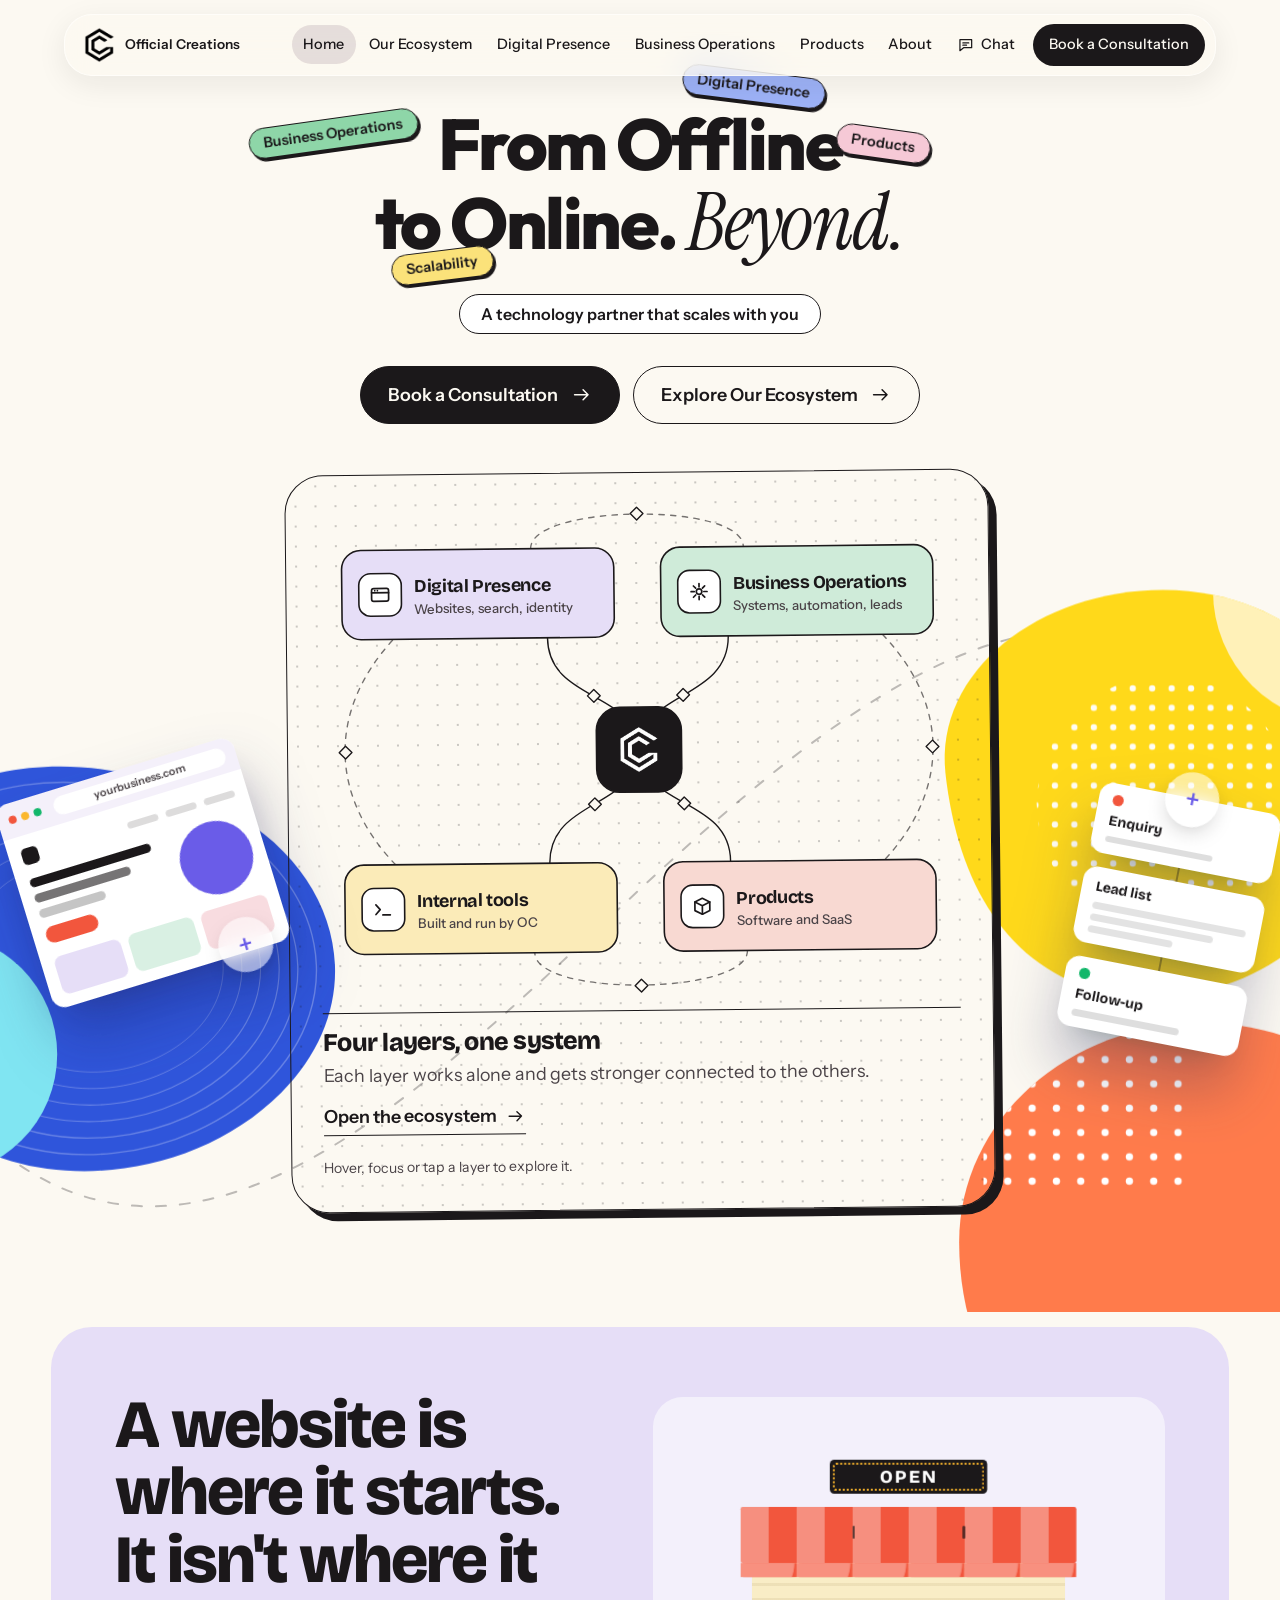
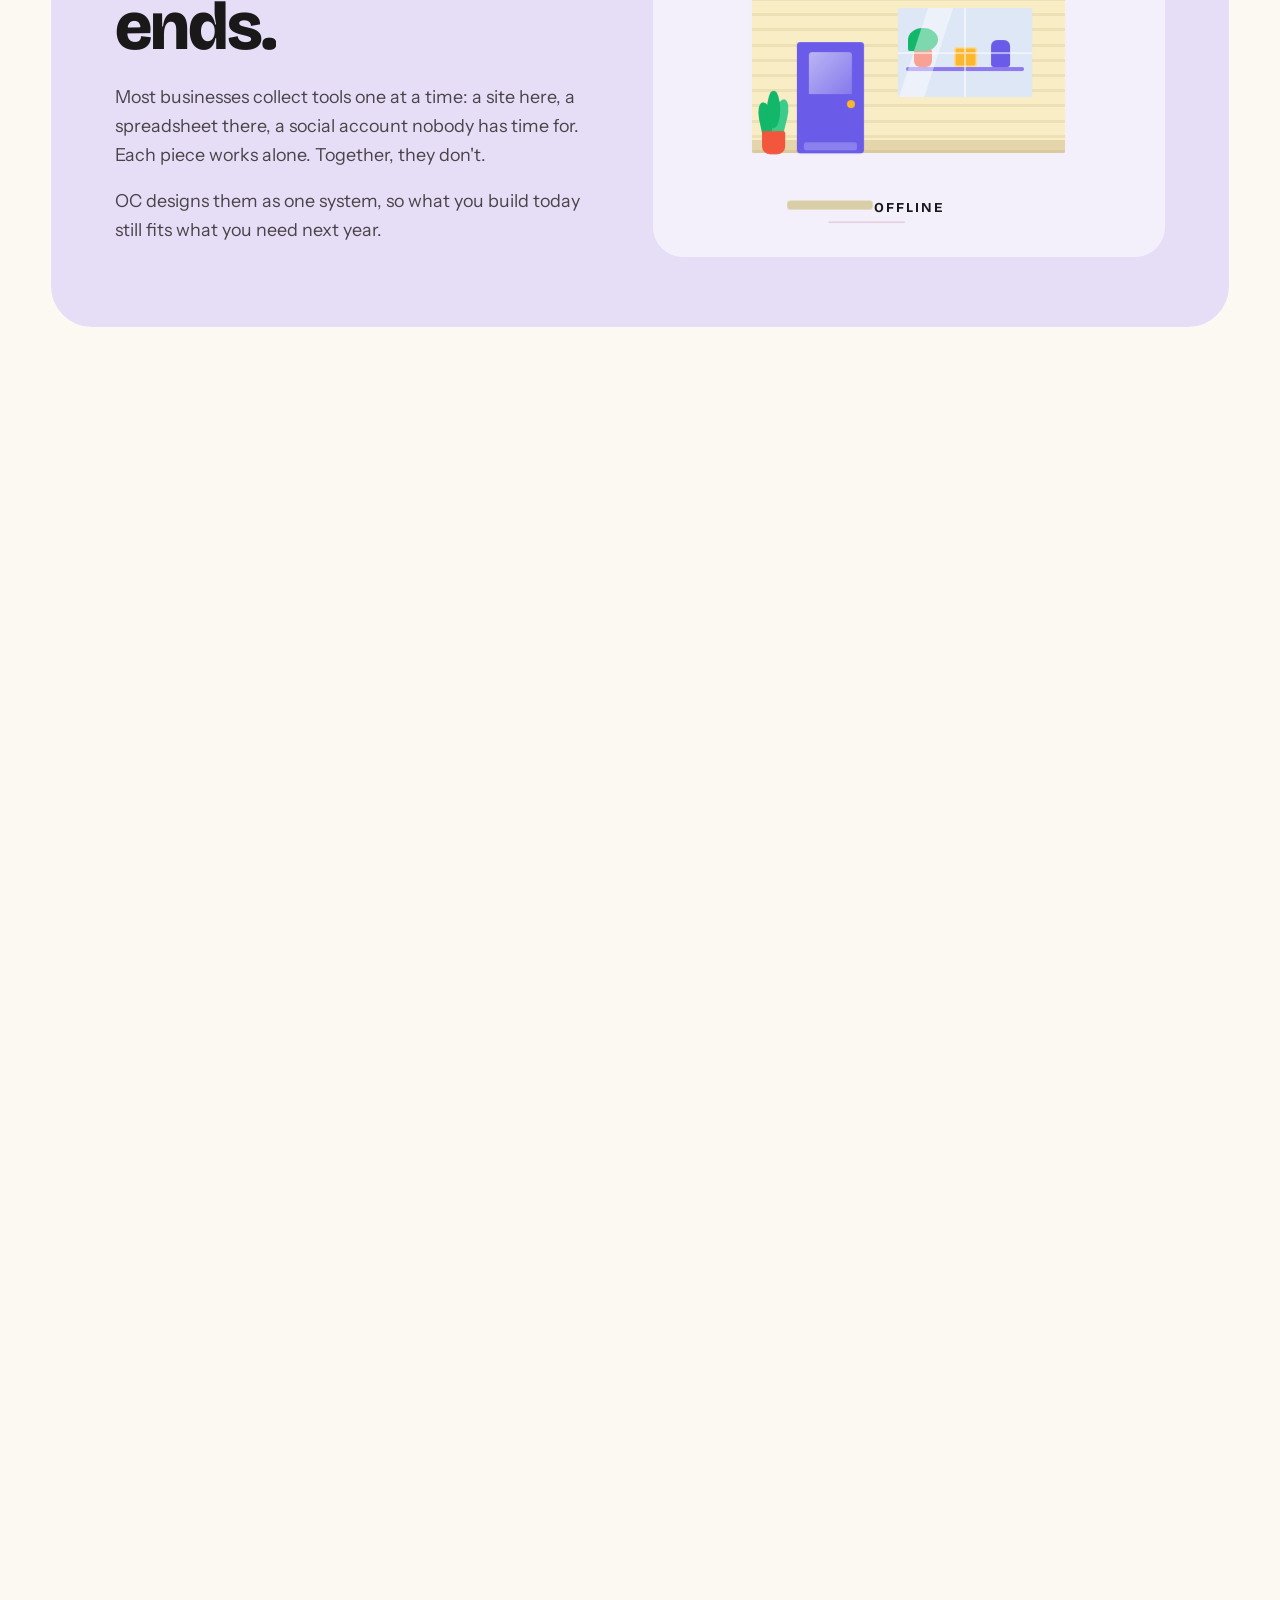
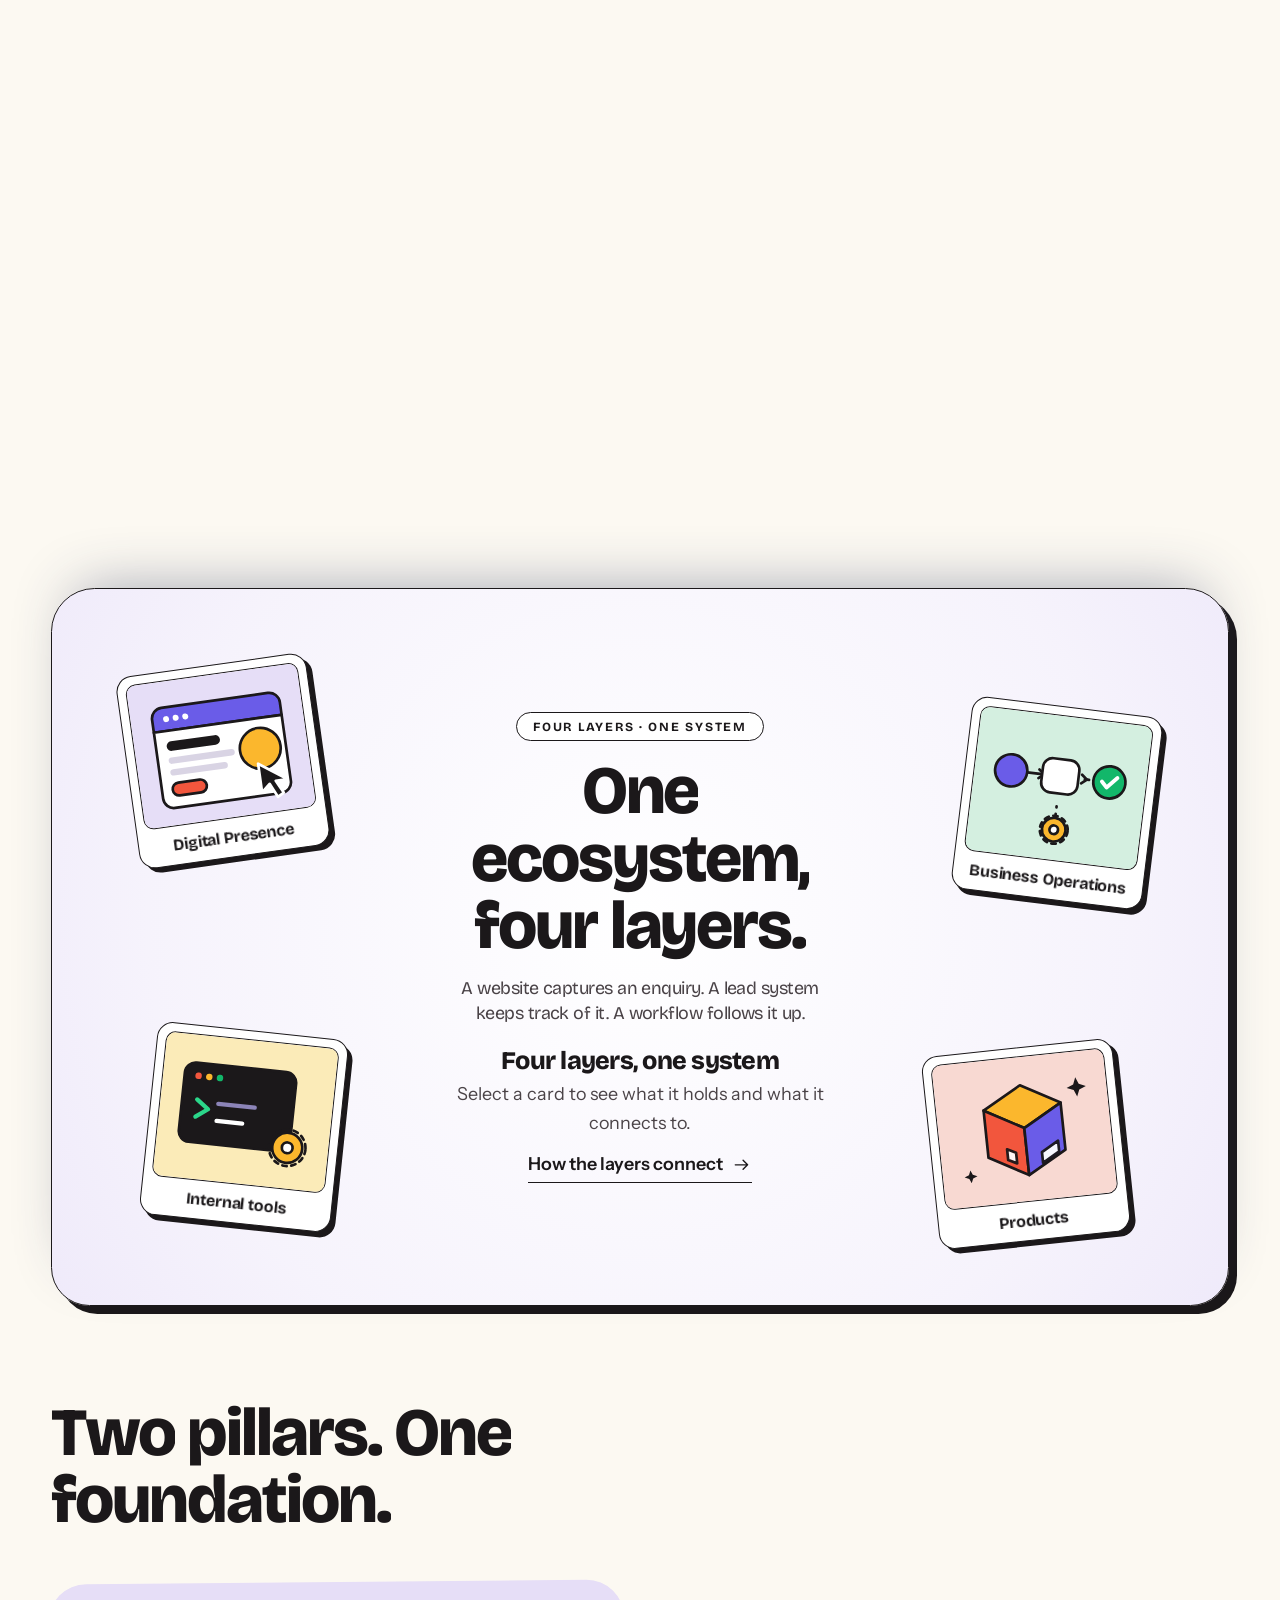
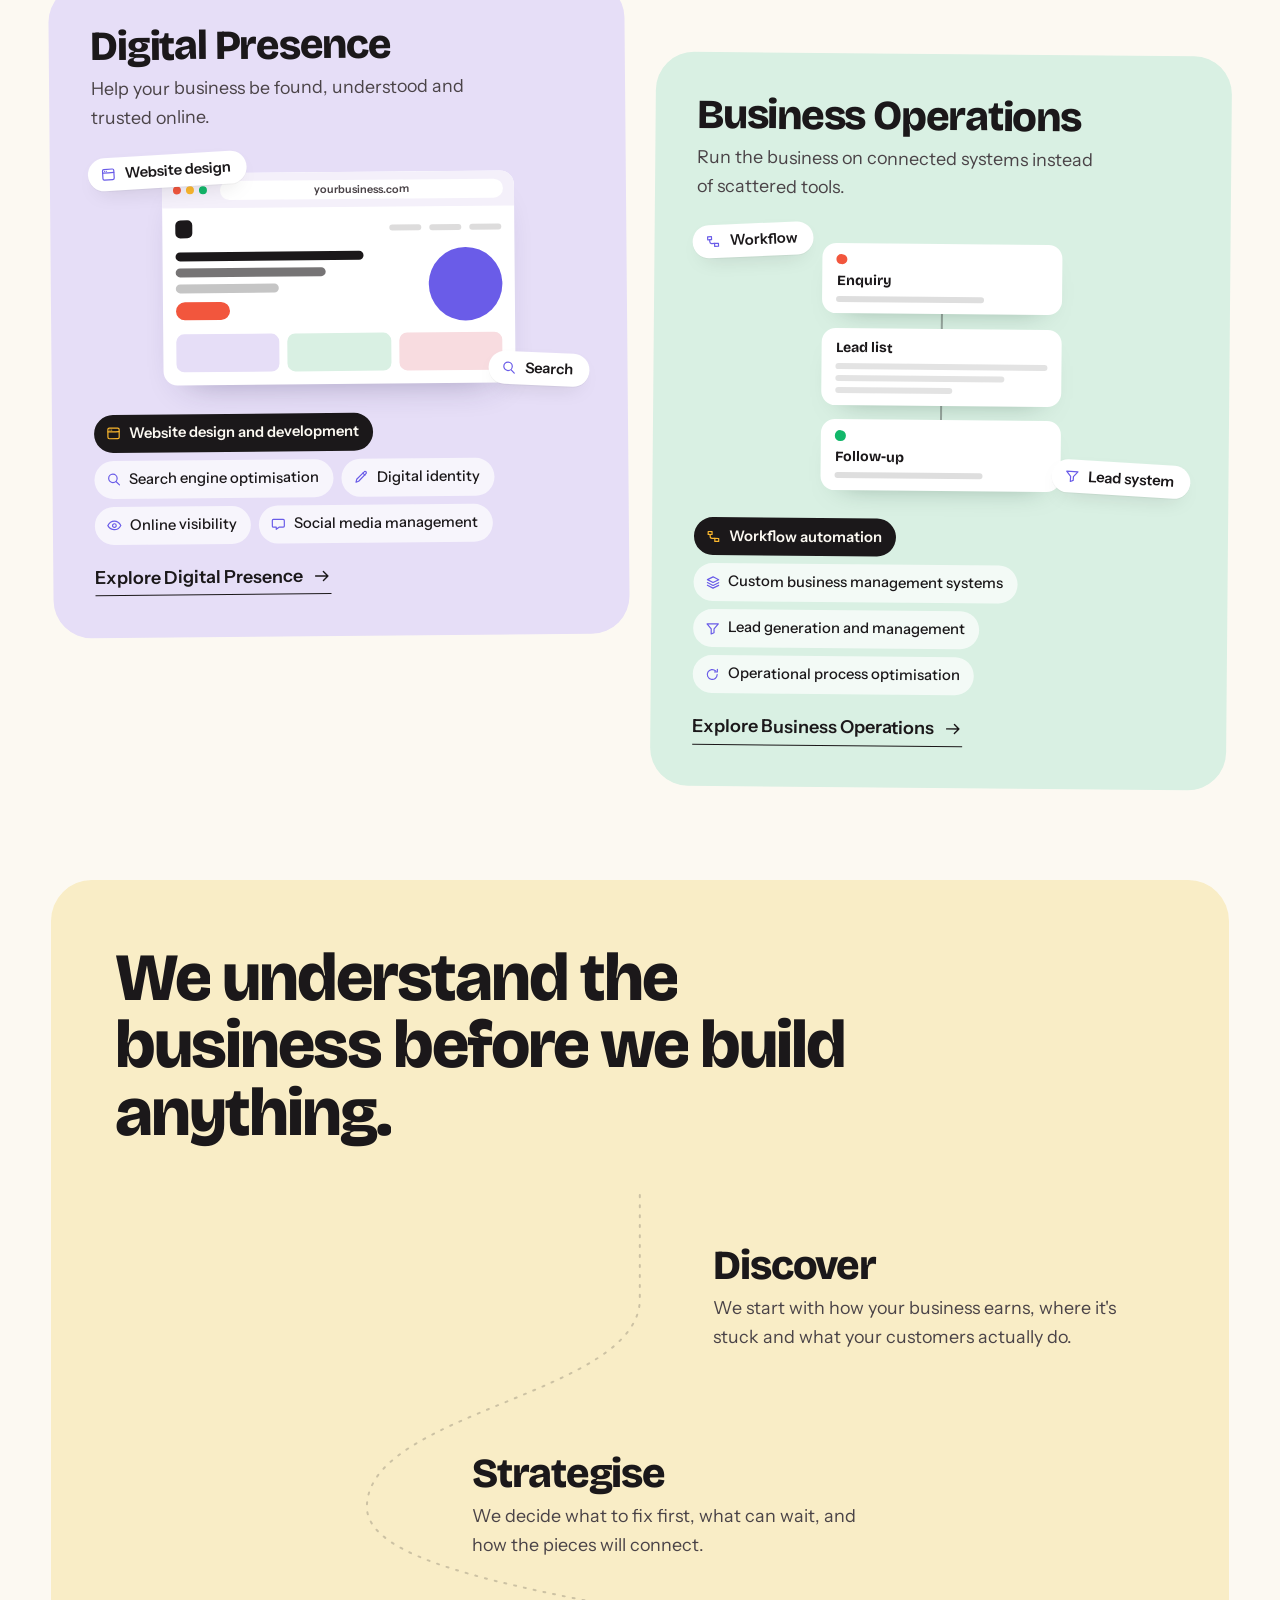
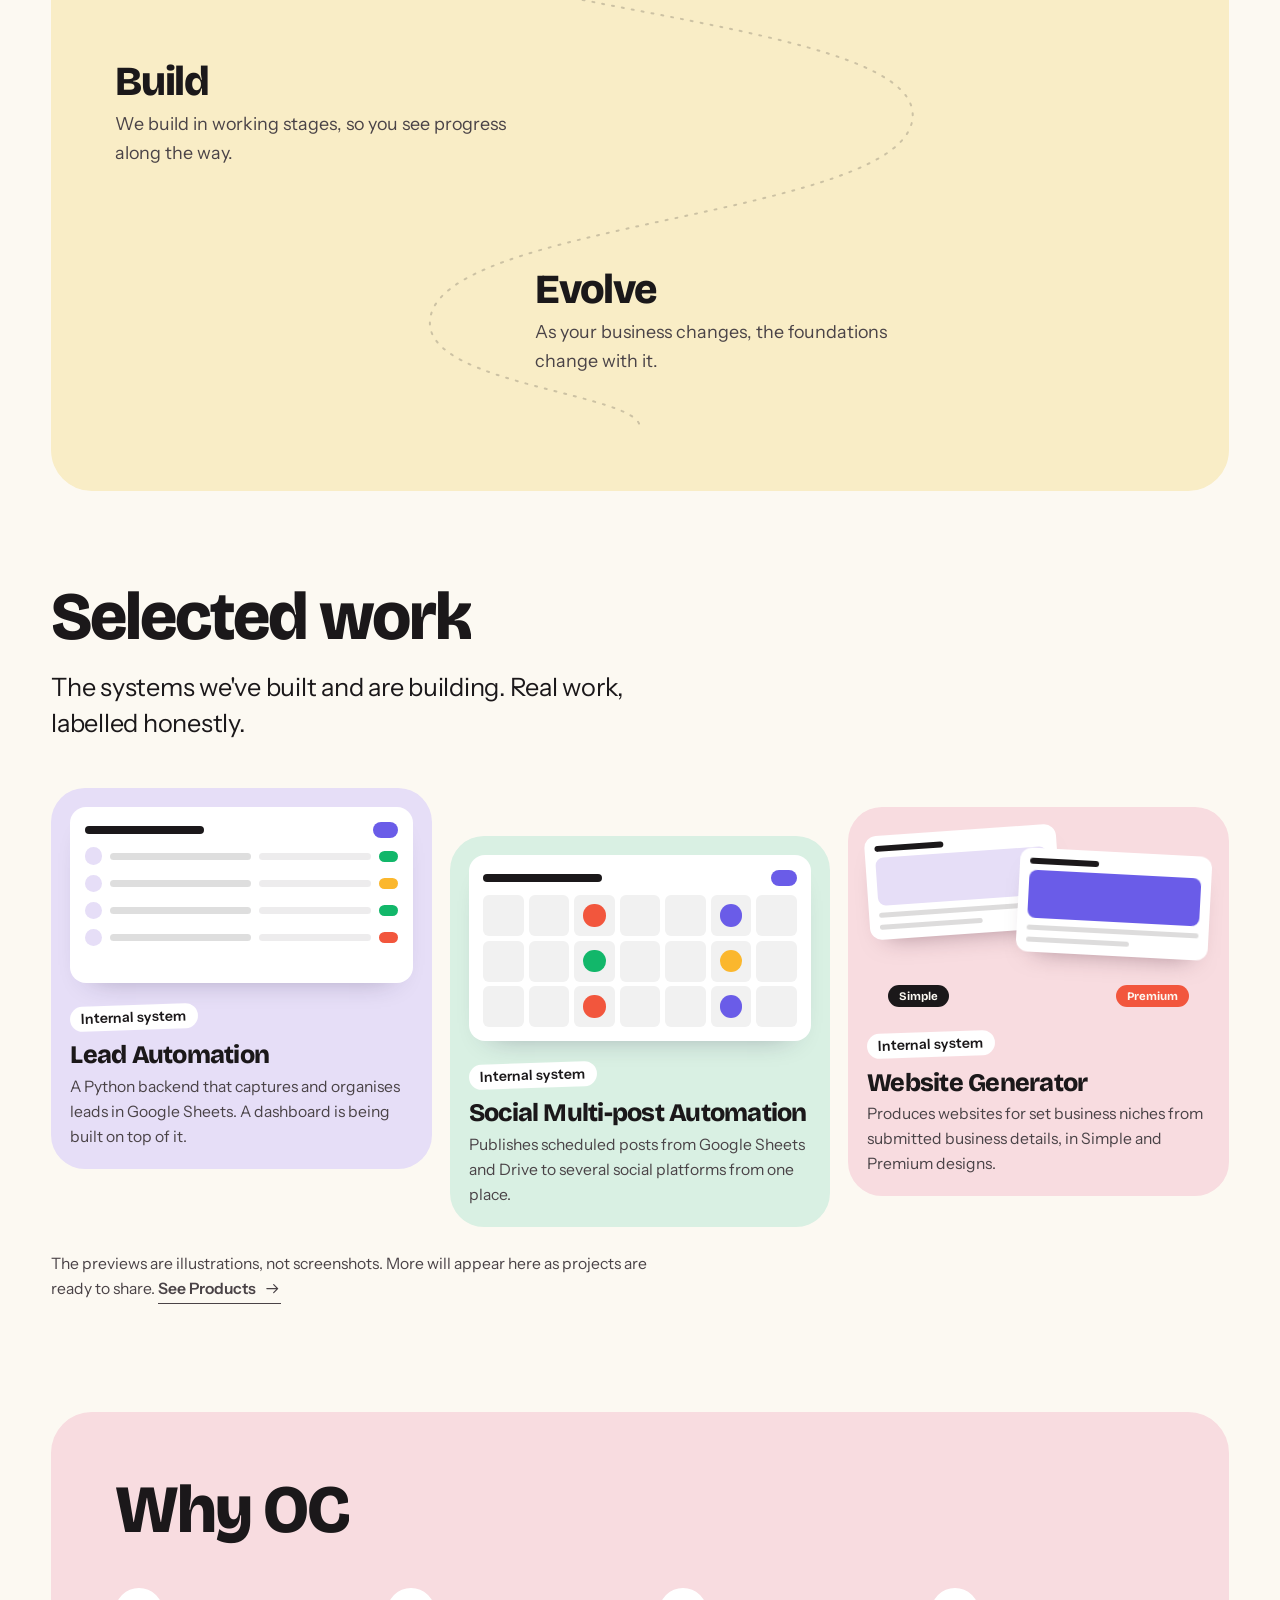
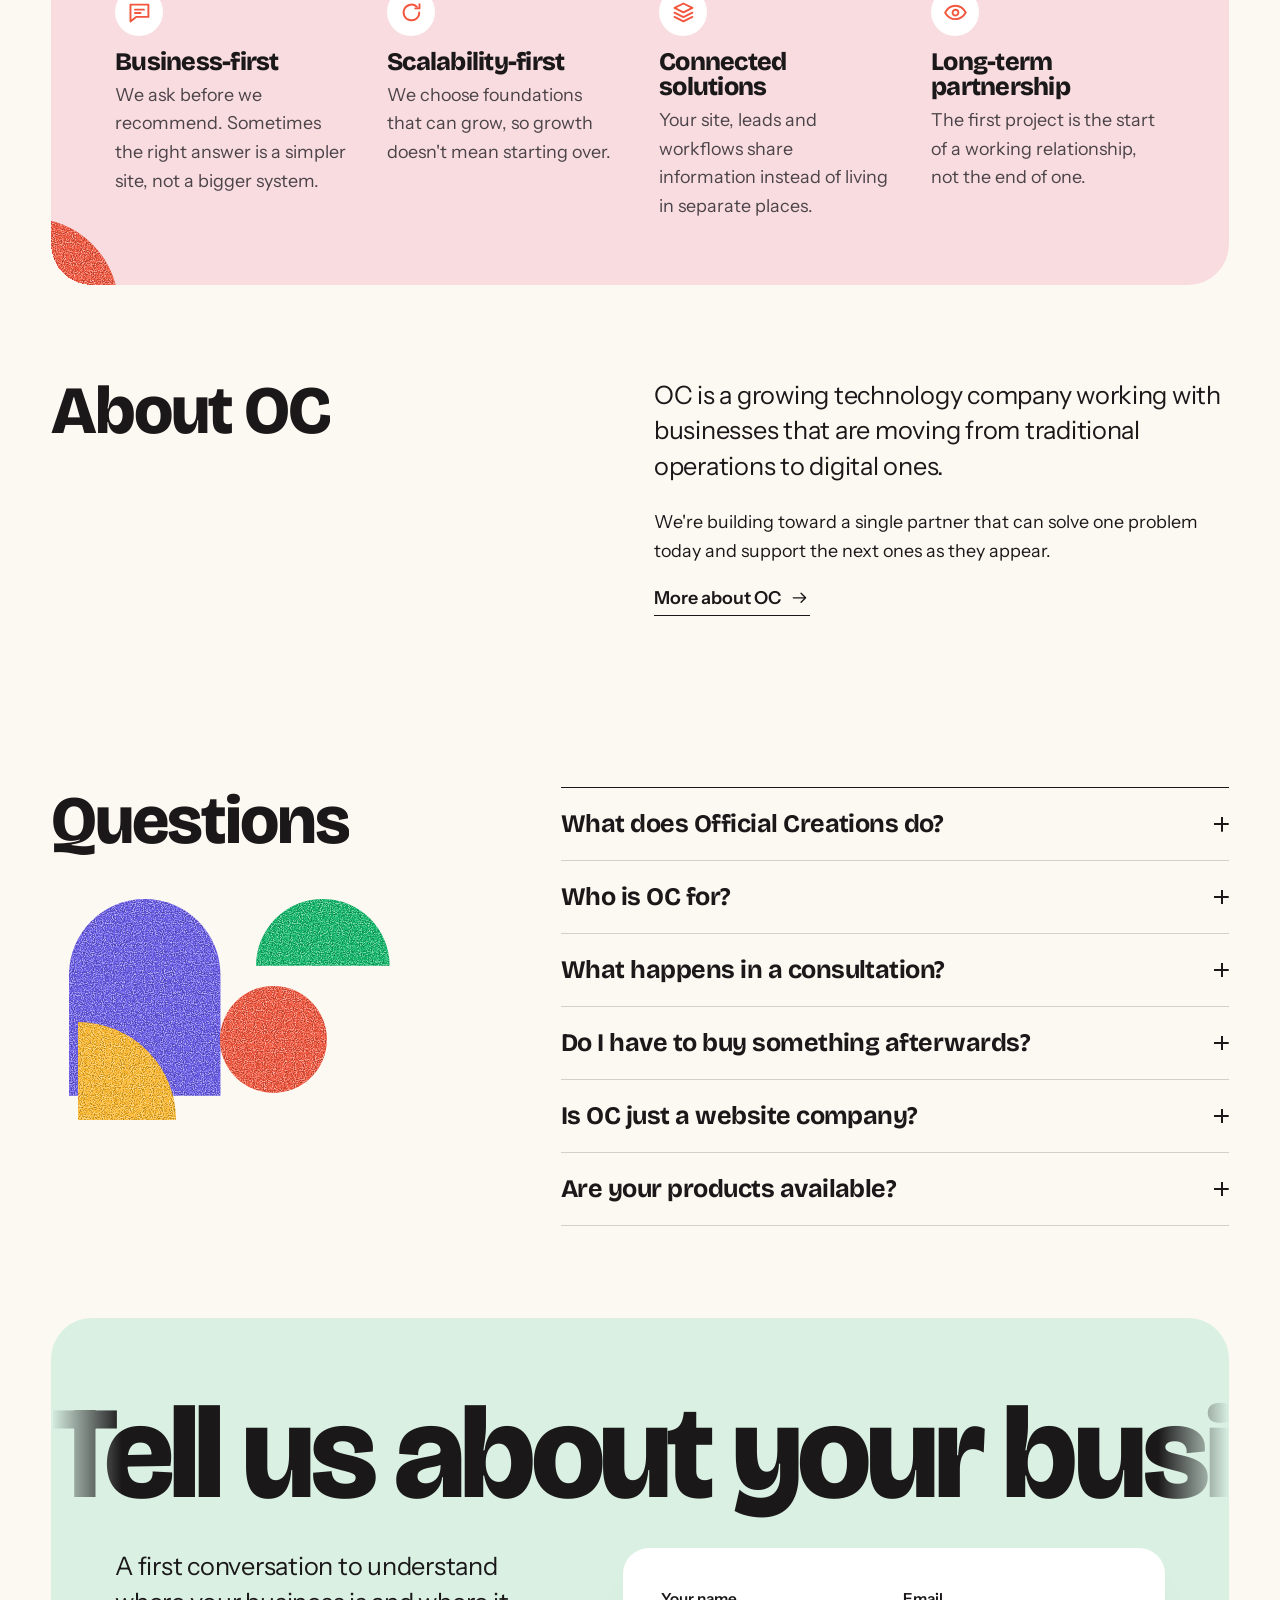
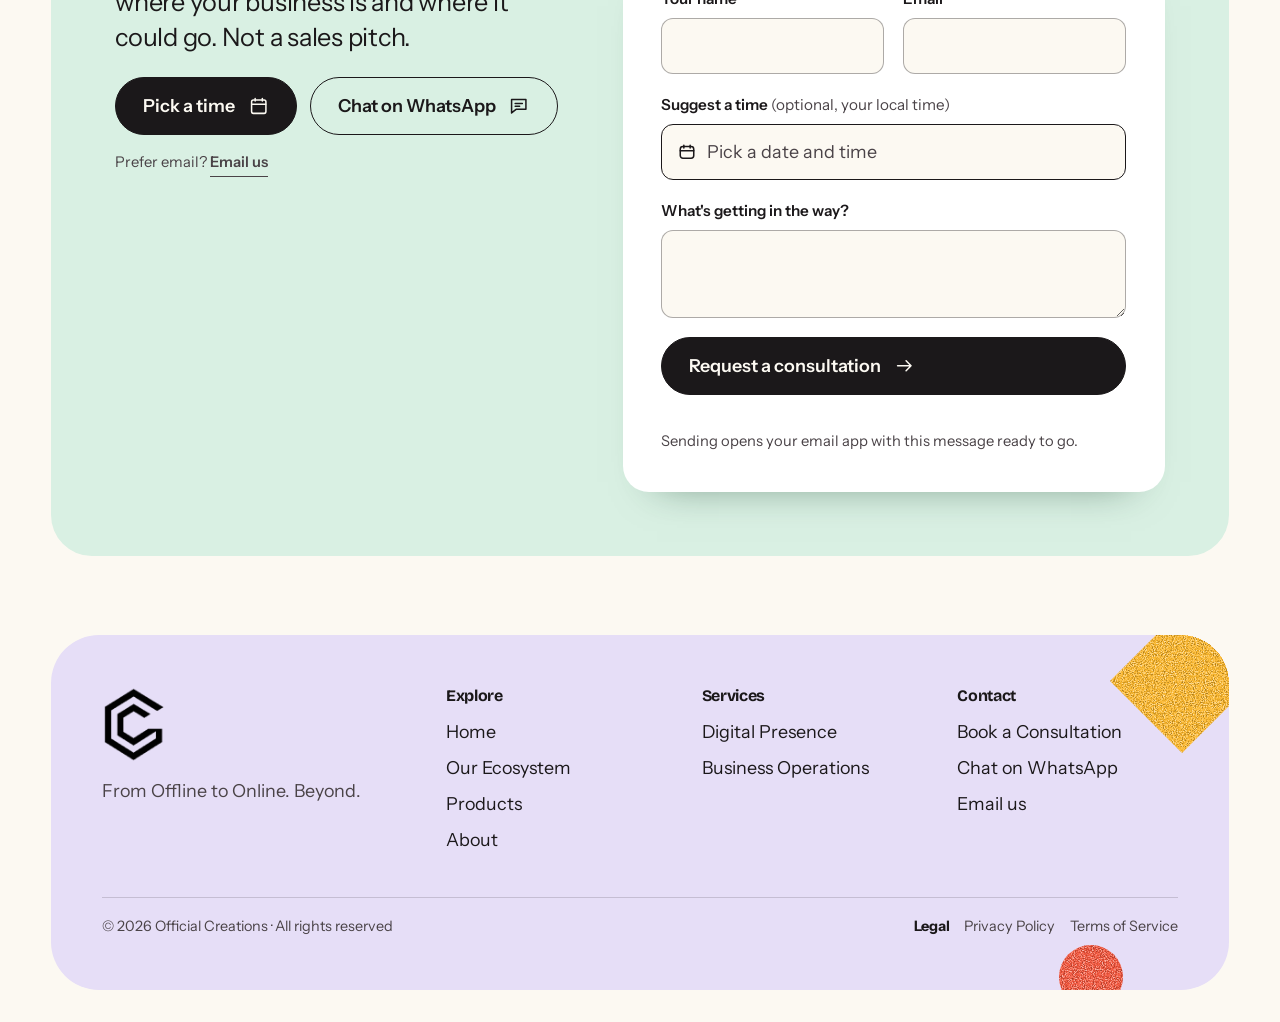
<file: index.html>
<!doctype html>
<html lang="en" class="no-js">
<head>
<meta charset="utf-8">
<meta name="viewport" content="width=device-width, initial-scale=1">
<title>Official Creations | From Offline to Online. Beyond.</title>
<meta name="description" content="Official Creations builds connected digital and operational foundations that help businesses move online, run better and keep scaling.">
<meta name="theme-color" content="#FCF9F2">
<meta property="og:title" content="Official Creations | From Offline to Online. Beyond.">
<meta property="og:description" content="Official Creations builds connected digital and operational foundations that help businesses move online, run better and keep scaling.">
<meta property="og:type" content="website">
<link rel="icon" type="image/png" sizes="192x192" href="assets/img/oc-favicon-192.png">
<link rel="icon" type="image/png" sizes="512x512" href="assets/img/oc-favicon-circle.png">
<link rel="shortcut icon" href="favicon.ico">
<link rel="apple-touch-icon" href="assets/img/oc-favicon-circle.png">
<link rel="preconnect" href="https://fonts.googleapis.com"><link rel="preconnect" href="https://fonts.gstatic.com" crossorigin><link rel="stylesheet" href="https://fonts.googleapis.com/css2?family=Bricolage+Grotesque:opsz,wght@12..96,700;12..96,800&family=Instrument+Serif:ital@1&family=Outfit:wght@800&family=Instrument+Sans:wght@400;500;600;700&display=swap">
<link rel="stylesheet" href="assets/css/oc.css">
<link rel="stylesheet" href="assets/css/home.css">
</head>
<body data-page="home">
<svg width="0" height="0" style="position:absolute" aria-hidden="true" focusable="false"><defs>
<symbol id="i-site" viewBox="0 0 24 24"><path d="M4 6.5c0-1 .8-2 2-2h12c1.2 0 2 1 2 2v11c0 1-.8 2-2 2H6c-1.2 0-2-1-2-2z"/><path d="M4.2 9.6c5.2.4 10.5.3 15.6-.1"/><path d="M7 7.2h.01M9.4 7.2h.01"/></symbol>
<symbol id="i-search" viewBox="0 0 24 24"><path d="M10.5 4.5a6 6 0 1 0 .1 12 6 6 0 0 0-.1-12z"/><path d="M15.2 15.4l4.6 4.4"/></symbol>
<symbol id="i-identity" viewBox="0 0 24 24"><path d="M5 19l1-4.2L16.6 4.3a1.8 1.8 0 0 1 2.6 2.5L8.7 17.6z"/><path d="M14.8 6.2l2.9 2.8"/></symbol>
<symbol id="i-eye" viewBox="0 0 24 24"><path d="M2.8 12.2C5 8 8.3 6 12 6s7 2.1 9.2 6.1C19 16 15.7 18 12 18s-7-2-9.2-5.8z"/><path d="M12 9.6a2.6 2.6 0 1 0 .1 5.2 2.6 2.6 0 0 0-.1-5.2z"/></symbol>
<symbol id="i-social" viewBox="0 0 24 24"><path d="M5 5.5h14c.8 0 1.5.7 1.5 1.5v8c0 .8-.7 1.5-1.5 1.5h-6l-4 3v-3H5c-.8 0-1.5-.7-1.5-1.5V7c0-.8.7-1.5 1.5-1.5z"/></symbol>
<symbol id="i-flow" viewBox="0 0 24 24"><path d="M4.5 5h5.5v4.2H4.5z"/><path d="M14 14.8h5.5V19H14z"/><path d="M7.3 9.2v2.6c0 1.3.8 3 2.6 3H14"/></symbol>
<symbol id="i-system" viewBox="0 0 24 24"><path d="M12 4l8 4-8 4-8-4z"/><path d="M4 12.2l8 4 8-4"/><path d="M4 16l8 4 8-4"/></symbol>
<symbol id="i-funnel" viewBox="0 0 24 24"><path d="M4 5.5h16l-6 7.2v5.3l-4 1.8v-7.1z"/></symbol>
<symbol id="i-loop" viewBox="0 0 24 24"><path d="M19 12a7 7 0 1 1-2.2-5.1"/><path d="M19.2 4.6v3.8h-3.8"/></symbol>
<symbol id="i-arrow" viewBox="0 0 24 24"><path d="M4 12h15M13.5 6.5L19 12l-5.5 5.5"/></symbol>
<symbol id="i-chat" viewBox="0 0 24 24"><path d="M4 5h16v11H9l-5 4z"/><path d="M8 9.5h8M8 12.5h5"/></symbol>
<symbol id="i-cal" viewBox="0 0 24 24"><path d="M4 7.5c0-1 .8-2 2-2h12c1.2 0 2 1 2 2v11c0 1-.8 2-2 2H6c-1.2 0-2-1-2-2z"/><path d="M4.2 10.4h15.6M8 3.8v3M16 3.8v3"/></symbol>
<symbol id="i-clock" viewBox="0 0 24 24"><path d="M12 4.5a7.5 7.5 0 1 0 .1 15 7.5 7.5 0 0 0-.1-15z"/><path d="M12 8.2V12l2.8 1.8"/></symbol>
<symbol id="i-close" viewBox="0 0 24 24"><path d="M6 6l12 12M18 6L6 18"/></symbol>
<filter id="grain" x="0" y="0" width="100%" height="100%" color-interpolation-filters="sRGB"><feTurbulence type="fractalNoise" baseFrequency=".9" numOctaves="2" seed="7" result="n"/><feColorMatrix in="n" type="matrix" values="0 0 0 0 1  0 0 0 0 1  0 0 0 0 1  0 0 0 3.4 -1.62" result="light"/><feComposite in="light" in2="SourceAlpha" operator="in" result="lit"/><feColorMatrix in="n" type="matrix" values="0 0 0 0 0  0 0 0 0 0  0 0 0 0 0  0 0 0 -3.4 1.7" result="dark"/><feComposite in="dark" in2="SourceAlpha" operator="in" result="dk"/><feComponentTransfer in="dk" result="dk2"><feFuncA type="linear" slope=".32"/></feComponentTransfer><feComponentTransfer in="lit" result="lit2"><feFuncA type="linear" slope=".55"/></feComponentTransfer><feMerge><feMergeNode in="SourceGraphic"/><feMergeNode in="dk2"/><feMergeNode in="lit2"/></feMerge></filter>
</defs></svg>
<a class="skip" href="#main">Skip to content</a>
<header class="nav">
  <div class="nav-bar">
    <a class="logo" href="index.html" aria-label="Official Creations, home"><img src="assets/img/oc-logo.png" alt="" width="280" height="336"><small>Official Creations</small></a>
    <div class="nav-right">
      <a class="nav-book" href="book.html" data-book>Book</a>
      <button class="nav-toggle" type="button" aria-expanded="false" aria-controls="nav-links" aria-label="Open menu"><span></span><span></span></button>
    </div>
    <nav id="nav-links" class="nav-links" aria-label="Main">
      <a href="index.html" aria-current="page">Home</a><a href="ecosystem.html">Our Ecosystem</a><a href="digital-presence.html">Digital Presence</a><a href="business-operations.html">Business Operations</a><a href="products.html">Products</a><a href="about.html">About</a>
      <a class="nav-chat" href="https://wa.me/919711925052" target="_blank" rel="noopener" aria-label="Chat on WhatsApp"><svg class="ico" aria-hidden="true"><use href="#i-chat"/></svg><span>Chat</span></a>
      <a class="nav-cta" href="book.html" data-book>Book a Consultation</a>
    </nav>
  </div>
</header>
<main id="main">

<section class="h-hero">
  <div class="h-shapes" aria-hidden="true"><svg class="dash" viewBox="0 0 100 100" preserveAspectRatio="none" aria-hidden="true"><path d="M-4 84C14 104 34 82 52 66S88 38 104 60" vector-effect="non-scaling-stroke"/></svg><div class="par b-blue" data-par="0.06"><svg class="blob" viewBox="0 0 400 400" aria-hidden="true"><defs><clipPath id="cb"><path d="M20 120C60 40 190 20 300 80C390 130 410 230 340 300C270 370 150 380 80 330C10 280 -20 190 20 120Z"/></clipPath></defs><g><path d="M20 120C60 40 190 20 300 80C390 130 410 230 340 300C270 370 150 380 80 330C10 280 -20 190 20 120Z" fill="#2F55DB"/><g clip-path="url(#cb)"><path d="M20 120C60 40 190 20 300 80C390 130 410 230 340 300C270 370 150 380 80 330C10 280 -20 190 20 120Z" transform="translate(200 200) scale(0.92) translate(-200 -200)" fill="none" stroke="#fff" stroke-opacity=".28" stroke-width="1.2"/><path d="M20 120C60 40 190 20 300 80C390 130 410 230 340 300C270 370 150 380 80 330C10 280 -20 190 20 120Z" transform="translate(200 200) scale(0.84) translate(-200 -200)" fill="none" stroke="#fff" stroke-opacity=".28" stroke-width="1.2"/><path d="M20 120C60 40 190 20 300 80C390 130 410 230 340 300C270 370 150 380 80 330C10 280 -20 190 20 120Z" transform="translate(200 200) scale(0.76) translate(-200 -200)" fill="none" stroke="#fff" stroke-opacity=".28" stroke-width="1.2"/><path d="M20 120C60 40 190 20 300 80C390 130 410 230 340 300C270 370 150 380 80 330C10 280 -20 190 20 120Z" transform="translate(200 200) scale(0.68) translate(-200 -200)" fill="none" stroke="#fff" stroke-opacity=".28" stroke-width="1.2"/><path d="M20 120C60 40 190 20 300 80C390 130 410 230 340 300C270 370 150 380 80 330C10 280 -20 190 20 120Z" transform="translate(200 200) scale(0.6) translate(-200 -200)" fill="none" stroke="#fff" stroke-opacity=".28" stroke-width="1.2"/><path d="M20 120C60 40 190 20 300 80C390 130 410 230 340 300C270 370 150 380 80 330C10 280 -20 190 20 120Z" transform="translate(200 200) scale(0.52) translate(-200 -200)" fill="none" stroke="#fff" stroke-opacity=".28" stroke-width="1.2"/><circle cx="70" cy="270" r="95" fill="#80E5F2"/></g></g></svg></div><div class="par b-yellow" data-par="0.1"><svg class="blob" viewBox="0 0 400 400" aria-hidden="true"><defs><clipPath id="cy"><path d="M30 190C20 100 120 30 230 40C330 50 400 130 380 230C360 330 260 390 160 370C80 350 40 280 30 190Z"/></clipPath><pattern id="dy" width="16" height="16" patternUnits="userSpaceOnUse"><circle cx="8" cy="8" r="2.6" fill="#fff"/></pattern></defs><g><path d="M30 190C20 100 120 30 230 40C330 50 400 130 380 230C360 330 260 390 160 370C80 350 40 280 30 190Z" fill="#FFD91A"/><g clip-path="url(#cy)"><circle cx="360" cy="40" r="110" fill="#FFF1B8"/><circle cx="210" cy="215" r="105" fill="url(#dy)" opacity=".95"/></g></g></svg></div><div class="par b-orange" data-par="0.05"><svg class="blob" viewBox="0 0 400 400" aria-hidden="true"><defs><clipPath id="co"><path d="M10 200C10 100 100 20 210 20C320 20 400 100 400 210C400 330 300 400 190 400C90 400 10 320 10 200Z"/></clipPath><pattern id="do" width="20" height="20" patternUnits="userSpaceOnUse"><circle cx="10" cy="10" r="3" fill="#fff"/></pattern></defs><g><path d="M10 200C10 100 100 20 210 20C320 20 400 100 400 210C400 330 300 400 190 400C90 400 10 320 10 200Z" fill="#FF7B4B"/><g clip-path="url(#co)"><rect x="30" y="30" width="170" height="130" fill="url(#do)"/></g></g></svg></div></div>
  <div class="wrap h-in">
    <div class="h-title"><h1 aria-label="From Offline to Online. Beyond."><span class="ln"><span>From Offline</span></span><span class="ln"><span>to Online. <span class="by">Beyond.</span></span></span></h1>
    <span class="tags" aria-hidden="true"><i class="htag t1" style="--i:0">Digital Presence</i><i class="htag t2" style="--i:1">Business Operations</i><i class="htag t3" style="--i:2">Products</i><i class="htag t4" style="--i:3">Scalability</i></span></div>
    <p class="h-pill">A technology partner that scales with you</p>
    <div class="cta-row"><a class="btn" href="book.html" data-book><span>Book a Consultation</span><svg class="ico" aria-hidden="true"><use href="#i-arrow"/></svg></a><a class="btn ghost" href="ecosystem.html"><span>Explore Our Ecosystem</span><svg class="ico" aria-hidden="true"><use href="#i-arrow"/></svg></a></div>
    <div class="h-stage">
      <div class="dev d-left"><div class="mb">
    <div class="mb-bar"><i class="d1"></i><i class="d2"></i><i class="d3"></i><b>yourbusiness.com</b></div>
    <div class="mb-body">
      <div class="mb-nav"><span class="logo-b"></span><span></span><span></span><span></span></div>
      <div class="mb-hero">
        <div class="mb-text"><p class="t1"></p><p class="t2"></p><p class="t3"></p><span class="mb-btn"></span></div>
        <div class="mb-art"><svg class="shp " viewBox="0 0 100 100" aria-hidden="true" focusable="false" style="color:var(--indigo);transform:rotate(0deg)"><circle cx="50" cy="50" r="50"/></svg></div>
      </div>
      <div class="mb-cards"><i></i><i></i><i></i></div>
    </div>
  </div><a class="hot" href="digital-presence.html" aria-label="Digital Presence"><span aria-hidden="true">+</span><em>Digital Presence</em></a></div>
      <div class="h-card"><div class="map" data-map>
  <svg viewBox="0 0 600 460" role="group" aria-label="Official Creations ecosystem: four connected layers around a shared centre">
    <path class="link-line" d="M300 230 C300 175 215 185 215 124"/><path class="link-line" d="M300 230 C300 175 385 185 385 124"/><path class="link-line" d="M300 230 C300 285 385 275 385 336"/><path class="link-line" d="M300 230 C300 285 215 275 215 336"/><path class="link-line cross" d="M200 40 C200 -2 400 -2 400 40"/><path class="link-line cross" d="M530 124 C592 190 592 270 530 336"/><path class="link-line cross" d="M400 420 C400 462 200 462 200 420"/><path class="link-line cross" d="M70 336 C8 270 8 190 70 124"/><path class="dia" d="M258 173L264 179L258 185L252 179Z"/><path class="dia" d="M342 173L348 179L342 185L336 179Z"/><path class="dia" d="M342 275L348 281L342 287L336 281Z"/><path class="dia" d="M258 275L264 281L258 287L252 281Z"/><path class="dia" d="M300 2L306 8L300 14L294 8Z"/><path class="dia" d="M576 224L582 230L576 236L570 230Z"/><path class="dia" d="M300 446L306 452L300 458L294 452Z"/><path class="dia" d="M24 224L30 230L24 236L18 230Z"/>
    <g class="hub"><rect class="sh" x="266" y="196" width="80" height="80" rx="22"/><rect class="tile" x="260" y="190" width="80" height="80" rx="22"/><image href="assets/img/oc-mark-white.png" x="282.6" y="209" width="34.7" height="42" aria-hidden="true"/></g>
    <a class="node n0" href="digital-presence.html" data-title="Digital Presence" data-text="How people find, judge and contact your business." data-href="digital-presence.html" data-link="See Digital Presence" aria-label="Digital Presence: How people find, judge and contact your business."><rect class="sh" x="29" y="47" width="256" height="84" rx="18"/><g class="face"><rect class="card" x="22" y="40" width="256" height="84" rx="18"/><rect class="tile" x="38" y="62" width="40" height="40" rx="11"/><g class="ico" transform="translate(48 72)"><rect x="2" y="4" width="16" height="12" rx="2"/><path d="M2 8h16M5 6h.01M7.5 6h.01"/></g><text class="t1" x="90" y="80">Digital Presence</text><text class="t2" x="90" y="100">Websites, search, identity</text></g></a><a class="node n1" href="business-operations.html" data-title="Business Operations" data-text="How the work gets done behind the scenes, with connected systems." data-href="business-operations.html" data-link="See Business Operations" aria-label="Business Operations: How the work gets done behind the scenes, with connected systems."><rect class="sh" x="329" y="47" width="256" height="84" rx="18"/><g class="face"><rect class="card" x="322" y="40" width="256" height="84" rx="18"/><rect class="tile" x="338" y="62" width="40" height="40" rx="11"/><g class="ico" transform="translate(348 72)"><circle cx="10" cy="10" r="2.6"/><path d="M10 2.5v3M10 14.5v3M2.5 10h3M14.5 10h3M4.7 4.7l2.1 2.1M13.2 13.2l2.1 2.1M15.3 4.7l-2.1 2.1M6.8 13.2l-2.1 2.1"/></g><text class="t1" x="390" y="80">Business Operations</text><text class="t2" x="390" y="100">Systems, automation, leads</text></g></a><a class="node n2" href="products.html" data-title="Products" data-text="Software and SaaS products shaped around real business problems." data-href="products.html" data-link="See Products" aria-label="Products: Software and SaaS products shaped around real business problems."><rect class="sh" x="329" y="343" width="256" height="84" rx="18"/><g class="face"><rect class="card" x="322" y="336" width="256" height="84" rx="18"/><rect class="tile" x="338" y="358" width="40" height="40" rx="11"/><g class="ico" transform="translate(348 368)"><path d="M10 2.5l7 3.5v8l-7 3.5-7-3.5V6z"/><path d="M3 6l7 3.5L17 6M10 9.5V17.5"/></g><text class="t1" x="390" y="376">Products</text><text class="t2" x="390" y="396">Software and SaaS</text></g></a><a class="node n3" href="products.html#internal" data-title="Internal tools" data-text="The automation systems OC builds and runs itself, and builds on." data-href="products.html#internal" data-link="See the systems" aria-label="Internal tools: The automation systems OC builds and runs itself, and builds on."><rect class="sh" x="29" y="343" width="256" height="84" rx="18"/><g class="face"><rect class="card" x="22" y="336" width="256" height="84" rx="18"/><rect class="tile" x="38" y="358" width="40" height="40" rx="11"/><g class="ico" transform="translate(48 368)"><path d="M3 5.5l4 4.5-4 4.5M9.5 15h7"/></g><text class="t1" x="90" y="376">Internal tools</text><text class="t2" x="90" y="396">Built and run by OC</text></g></a>
  </svg>
  <div class="map-panel" aria-live="polite">
    <h3>Four layers, one system</h3>
    <p>Each layer works alone and gets stronger connected to the others.</p>
    <a class="link" href="ecosystem.html">Open the ecosystem <svg class="ico" aria-hidden="true"><use href="#i-arrow"/></svg></a>
  </div>
  <p class="map-hint">Hover, focus or tap a layer to explore it.</p>
</div></div>
      <div class="dev d-right"><div class="flow">
    <div class="fnode"><span class="fdot coral"></span><b>Enquiry</b><span class="fbar"></span></div>
    <span class="fline"></span>
    <div class="fnode wide"><b>Lead list</b><div class="frows"><span></span><span></span><span></span></div></div>
    <span class="fline"></span>
    <div class="fnode"><span class="fdot leaf"></span><b>Follow-up</b><span class="fbar"></span></div>
  </div><a class="hot" href="business-operations.html" aria-label="Business Operations"><span aria-hidden="true">+</span><em>Business Operations</em></a></div>
    </div>
  </div>
</section>
<section class="sec s-story"><div class="wrap">
  <div class="panel lav story" data-story>
    <div class="story-grid">
      <div class="story-text">
        <h2 class="h2" data-kinetic>A website is where it starts. It isn't where it ends.</h2>
        <p>Most businesses collect tools one at a time: a site here, a spreadsheet there, a social account nobody has time for. Each piece works alone. Together, they don't.</p>
        <p>OC designs them as one system, so what you build today still fits what you need next year.</p>
      </div>
      <div class="story-scene">
        <div class="stage3d" role="img" aria-label="A shopfront separating into layers and re-forming as a website"><div class="rig"><div class="ground"></div><div class="ly ly-wall" style="--i:0;--x0:60;--y0:120;--w0:280;--h0:170;--x1:40;--y1:60;--w1:320;--h1:230;--r0:3;--r1:14;--c0:var(--butter);--c1:#fff;--z:0;--zi:0"><i class="bricks off-only"></i><i class="plinth off-only"></i></div><div class="ly ly-window" style="--i:1;--x0:190;--y0:160;--w0:120;--h0:80;--x1:210;--y1:116;--w1:130;--h1:110;--r0:3;--r1:12;--c0:var(--sky);--c1:var(--lav);--z:50;--zi:1"><span class="disp off-only"><i class="shelf"></i><i class="pot"></i><i class="leafy"></i><i class="gift"></i><i class="jar"></i></span><i class="glare off-only"></i><i class="cross off-only"></i></div><div class="ly ly-door" style="--i:2;--x0:100;--y0:190;--w0:60;--h0:100;--x1:70;--y1:236;--w1:100;--h1:32;--r0:3;--r1:99;--c0:var(--indigo);--c1:var(--coral);--z:60;--zi:2"><i class="glass off-only"></i><i class="plate off-only"></i><i class="knob off-only"></i></div><div class="ly ly-awning" style="--i:3;--x0:50;--y0:70;--w0:300;--h0:50;--x1:40;--y1:60;--w1:320;--h1:36;--r0:2;--r1:12;--c0:var(--coral);--c1:var(--indigo);--z:40;--zi:3"><i class="stripes off-only"></i><i class="scallops off-only"></i></div><div class="ly ly-sign" style="--i:4;--x0:130;--y0:28;--w0:140;--h0:30;--x1:100;--y1:70;--w1:200;--h1:16;--r0:4;--r1:99;--c0:var(--ink);--c1:#fff;--z:80;--zi:4"><i class="bulbs off-only"></i><b class="open off-only">OPEN</b></div><div class="off-only sh chain c1" style="--x:150;--y:58;--w:2;--h:12;--z:76"></div><div class="off-only sh chain c2" style="--x:248;--y:58;--w:2;--h:12;--z:76"></div><div class="off-only sh plant" style="--x:66;--y:232;--w:28;--h:58;--z:8"><i class="l1"></i><i class="l2"></i><i class="l3"></i><i class="pt"></i></div><div class="off-only sh step" style="--x:92;--y:288;--w:76;--h:8;--z:4"></div><div class="on-only dots" style="--x:52;--y:74;--w:40;--h:8;--z:95"><i class="d1"></i><i class="d2"></i><i class="d3"></i></div><div class="on-only t1" style="--x:60;--y:118;--w:120;--h:14;--z:55"></div><div class="on-only t2" style="--x:60;--y:142;--w:100;--h:8;--z:55"></div><div class="on-only t3" style="--x:60;--y:158;--w:80;--h:8;--z:55"></div><div class="on-only cd cd1" style="--x:190;--y:240;--w:50;--h:36;--z:30"></div><div class="on-only cd cd2" style="--x:248;--y:240;--w:50;--h:36;--z:30"></div><div class="on-only cd cd3" style="--x:306;--y:240;--w:40;--h:36;--z:30"></div></div></div>
        <div class="story-labels" aria-hidden="true"><span class="off">Offline</span><span class="on">Online</span></div>
        <div class="story-switch" role="group" aria-label="Show offline or online">
          <button type="button" class="sw" data-state="off" aria-pressed="true">Offline</button>
          <button type="button" class="sw" data-state="on" aria-pressed="false">Online</button>
        </div>
      </div>
    </div>
  </div>
</div></section>
<section class="sec s-eco slide-over"><div class="wrap">
  <div class="panel paper slide" data-const>
    <div class="cstage">
      <div class="ccenter">
        <span class="eco-pill">Four layers &middot; one system</span>
        <h2 class="h2" data-kinetic>One ecosystem, four layers.</h2>
        <p class="handoff">A website captures an enquiry. A lead system keeps track of it. A workflow follows it up.</p>
        <div class="cdetail" aria-live="polite">
          <h3>Four layers, one system</h3>
          <p>Select a card to see what it holds and what it connects to.</p>
          <a class="link" href="ecosystem.html">How the layers connect <svg class="ico" aria-hidden="true"><use href="#i-arrow"/></svg></a>
        </div>
      </div>
      <button type="button" class="cnode" data-i="0" data-links="1" data-title="Digital Presence" data-text="How people find, judge and contact your business." data-href="digital-presence.html" data-link="See Digital Presence"><svg class="ill" viewBox="0 0 160 134" aria-hidden="true"><rect width="160" height="134" fill="#E6DEF7"/><path class="fi sk" d="M20 46V34a10 10 0 0 1 10-10h100a10 10 0 0 1 10 10v12z"/>
<path class="fw sk" d="M20 46h120v62a10 10 0 0 1-10 10H30a10 10 0 0 1-10-10z"/>
<circle class="fw" cx="33" cy="35" r="2.8"/><circle class="fw" cx="42" cy="35" r="2.8"/><circle class="fw" cx="51" cy="35" r="2.8"/>
<rect class="fk" x="30" y="56" width="50" height="9" rx="4.5"/><rect class="fg" x="30" y="71" width="62" height="6" rx="3"/><rect class="fg" x="30" y="82" width="54" height="6" rx="3"/>
<rect class="fc sk" x="30" y="95" width="32" height="12" rx="6"/><circle class="fs sk" cx="116" cy="74" r="19"/>
<path class="fk" stroke="#fff" stroke-width="2.5" stroke-linejoin="round" d="M112 88v27l8-7 6 13 6-3-6-12h11z"/></svg><span class="clabel">Digital Presence</span></button><button type="button" class="cnode" data-i="1" data-links="0,3,2" data-title="Business Operations" data-text="How the work gets done behind the scenes, with connected systems." data-href="business-operations.html" data-link="See Business Operations"><svg class="ill" viewBox="0 0 160 134" aria-hidden="true"><rect width="160" height="134" fill="#D4EFE0"/><path class="ln" stroke-dasharray="1 6" d="M80 84v14"/>
<path class="ln" d="M49 56h14M107 56h-4"/><path class="ln" d="M60 52l5 4-5 4M100 52l5 4-5 4"/>
<circle class="fi sk" cx="34" cy="56" r="15"/><rect class="fw sk" x="63" y="40" width="34" height="32" rx="9"/>
<circle class="fl sk" cx="126" cy="56" r="15"/><path class="ln" style="stroke:#fff;stroke-width:3.5" d="M119 56l5 5 9-10"/>
<path class="ln" style="stroke:#fff;stroke-width:3" d="M70 52h20M70 60h12" />
<circle class="ln" cx="80" cy="106" r="13" stroke-width="6" stroke-dasharray="4.2 4.2"/><circle class="fs sk" cx="80" cy="106" r="11"/><circle class="fw sk" cx="80" cy="106" r="4"/></svg><span class="clabel">Business Operations</span></button><button type="button" class="cnode" data-i="2" data-links="3,1" data-title="Products" data-text="Software and SaaS products shaped around real business problems." data-href="products.html" data-link="See Products"><svg class="ill" viewBox="0 0 160 134" aria-hidden="true"><rect width="160" height="134" fill="#F8D9D2"/><path class="fs sk" d="M80 26l36 20-36 20-36-20z"/><path class="fc sk" d="M44 46l36 20v44L44 90z"/><path class="fi sk" d="M80 66l36-20v44l-36 20z"/>
<path class="fw sk" d="M62 84l8 4v10l-8-4zM94 90l16-9v10l-16 9z" opacity=".95"/>
<path class="fk" d="M132 24l2.6 6.4 6.4 2.6-6.4 2.6-2.6 6.4-2.6-6.4-6.4-2.6 6.4-2.6zM26 100l1.8 4.2 4.2 1.8-4.2 1.8-1.8 4.2-1.8-4.2-4.2-1.8 4.2-1.8z"/></svg><span class="clabel">Products</span></button><button type="button" class="cnode" data-i="3" data-links="1,2" data-title="Internal tools" data-text="The automation systems OC builds and runs itself, and builds on." data-href="products.html#internal" data-link="See the systems"><svg class="ill" viewBox="0 0 160 134" aria-hidden="true"><rect width="160" height="134" fill="#FBEBB8"/><rect class="fk sk" x="20" y="26" width="104" height="74" rx="10"/>
<circle class="fc" cx="33" cy="38" r="3"/><circle class="fs" cx="43" cy="38" r="3"/><circle class="fl" cx="53" cy="38" r="3"/>
<path class="ln" style="stroke:#2BD68A;stroke-width:4" d="M34 60l11 8-11 8"/><path class="ln" style="stroke:#fff;stroke-width:4" d="M54 78h24"/><path class="ln" style="stroke:#8C84B8;stroke-width:4" d="M54 62h34"/>
<circle class="ln" cx="122" cy="96" r="17" stroke-width="6" stroke-dasharray="4.2 4.2"/><circle class="fs sk" cx="122" cy="96" r="14"/><circle class="fw sk" cx="122" cy="96" r="5"/></svg><span class="clabel">Internal tools</span></button>
    </div>
  </div>
</div></section>
<section class="sec" id="what-we-do"><div class="wrap">
  <h2 class="h2" data-kinetic style="max-width:16ch">Two pillars. One foundation.</h2>
  <div class="pillars2">
    <article class="spanel lav tilt-l">
      <div class="sp-text"><h3>Digital Presence</h3><p>Help your business be found, understood and trusted online.</p></div>
      <div class="scene sc-dp" aria-hidden="true"><div class="mb">
    <div class="mb-bar"><i class="d1"></i><i class="d2"></i><i class="d3"></i><b>yourbusiness.com</b></div>
    <div class="mb-body">
      <div class="mb-nav"><span class="logo-b"></span><span></span><span></span><span></span></div>
      <div class="mb-hero">
        <div class="mb-text"><p class="t1"></p><p class="t2"></p><p class="t3"></p><span class="mb-btn"></span></div>
        <div class="mb-art"><svg class="shp " viewBox="0 0 100 100" aria-hidden="true" focusable="false" style="color:var(--indigo);transform:rotate(0deg)"><circle cx="50" cy="50" r="50"/></svg></div>
      </div>
      <div class="mb-cards"><i></i><i></i><i></i></div>
    </div>
  </div>
  <div class="chip k1"><svg class="ico" aria-hidden="true"><use href="#i-site"/></svg><span>Website design</span></div>
  <div class="chip k2"><svg class="ico" aria-hidden="true"><use href="#i-search"/></svg><span>Search</span></div>
</div>
      <ul class="caps2"><li class="main"><svg class="ico" aria-hidden="true"><use href="#i-site"/></svg><span>Website design and development</span></li><li class=""><svg class="ico" aria-hidden="true"><use href="#i-search"/></svg><span>Search engine optimisation</span></li><li class=""><svg class="ico" aria-hidden="true"><use href="#i-identity"/></svg><span>Digital identity</span></li><li class=""><svg class="ico" aria-hidden="true"><use href="#i-eye"/></svg><span>Online visibility</span></li><li class=""><svg class="ico" aria-hidden="true"><use href="#i-social"/></svg><span>Social media management</span></li></ul>
      <a class="link stretch" href="digital-presence.html">Explore Digital Presence <svg class="ico" aria-hidden="true"><use href="#i-arrow"/></svg></a>
    </article>
    <article class="spanel mint tilt-r">
      <div class="sp-text"><h3>Business Operations</h3><p>Run the business on connected systems instead of scattered tools.</p></div>
      <div class="scene sc-bo" aria-hidden="true"><div class="flow">
    <div class="fnode"><span class="fdot coral"></span><b>Enquiry</b><span class="fbar"></span></div>
    <span class="fline"></span>
    <div class="fnode wide"><b>Lead list</b><div class="frows"><span></span><span></span><span></span></div></div>
    <span class="fline"></span>
    <div class="fnode"><span class="fdot leaf"></span><b>Follow-up</b><span class="fbar"></span></div>
  </div>
  <div class="chip k1"><svg class="ico" aria-hidden="true"><use href="#i-flow"/></svg><span>Workflow</span></div>
  <div class="chip k2"><svg class="ico" aria-hidden="true"><use href="#i-funnel"/></svg><span>Lead system</span></div>
</div>
      <ul class="caps2"><li class="main"><svg class="ico" aria-hidden="true"><use href="#i-flow"/></svg><span>Workflow automation</span></li><li class=""><svg class="ico" aria-hidden="true"><use href="#i-system"/></svg><span>Custom business management systems</span></li><li class=""><svg class="ico" aria-hidden="true"><use href="#i-funnel"/></svg><span>Lead generation and management</span></li><li class=""><svg class="ico" aria-hidden="true"><use href="#i-loop"/></svg><span>Operational process optimisation</span></li></ul>
      <a class="link stretch" href="business-operations.html">Explore Business Operations <svg class="ico" aria-hidden="true"><use href="#i-arrow"/></svg></a>
    </article>
  </div>
</div></section>
<section class="sec"><div class="wrap">
  <div class="panel butter">
    <h2 class="h2" data-kinetic style="max-width:18ch">We understand the business before we build anything.</h2>
    <div class="ppath" data-draw>
      <div class="pcol" aria-hidden="true">
        <svg viewBox="0 0 100 100" preserveAspectRatio="none">
          <defs><clipPath id="ppclip" clipPathUnits="userSpaceOnUse"><rect class="pclip" x="-5" y="-1" width="110" height="102"/></clipPath></defs>
          <path class="pp-base" d="M50 0C50 6 50 8 50 12.5C50 24 24 26 24 37.5C24 50 76 50 76 62.5C76 75 30 75 30 87.5C30 95 50 96 50 100" vector-effect="non-scaling-stroke"/>
          <path class="pp" clip-path="url(#ppclip)" d="M50 0C50 6 50 8 50 12.5C50 24 24 26 24 37.5C24 50 76 50 76 62.5C76 75 30 75 30 87.5C30 95 50 96 50 100" vector-effect="non-scaling-stroke"/>
        </svg>
        <span class="pstop" style="--x:50%;--y:12.5%"><svg class="shp " viewBox="0 0 100 100" aria-hidden="true" focusable="false" style="color:var(--coral);transform:rotate(0deg)"><circle cx="50" cy="50" r="50"/></svg></span><span class="pstop" style="--x:24%;--y:37.5%"><svg class="shp " viewBox="0 0 100 100" aria-hidden="true" focusable="false" style="color:var(--sun);transform:rotate(0deg)"><path d="M50 0L100 50L50 100L0 50Z"/></svg></span><span class="pstop" style="--x:76%;--y:62.5%"><svg class="shp " viewBox="0 0 200 100" aria-hidden="true" focusable="false" style="color:var(--leaf);transform:rotate(0deg)"><path d="M0 100A100 100 0 0 1 200 100Z"/></svg></span><span class="pstop" style="--x:30%;--y:87.5%"><svg class="shp " viewBox="0 0 100 100" aria-hidden="true" focusable="false" style="color:var(--indigo);transform:rotate(0deg)"><path d="M0 0H100L0 100Z"/></svg></span>
      </div>
      <div class="pstep"><div class="pstep-in"><h3>Discover</h3><p>We start with how your business earns, where it's stuck and what your customers actually do.</p></div></div><div class="pstep"><div class="pstep-in"><h3>Strategise</h3><p>We decide what to fix first, what can wait, and how the pieces will connect.</p></div></div><div class="pstep"><div class="pstep-in"><h3>Build</h3><p>We build in working stages, so you see progress along the way.</p></div></div><div class="pstep"><div class="pstep-in"><h3>Evolve</h3><p>As your business changes, the foundations change with it.</p></div></div>
    </div>
  </div>
</div></section>
<section class="sec"><div class="wrap">
  <h2 class="h2" data-kinetic>Selected work</h2>
  <p class="lede" style="margin-top:1.2rem">The systems we've built and are building. Real work, labelled honestly.</p>
  <div class="work2"><article class="wtile lav w1"><div class="pv pv-leads" aria-hidden="true"><div class="pv-head"><span></span><b></b></div><div class="lr"><i></i><span></span><span class="s"></span><b></b></div><div class="lr"><i></i><span></span><span class="s"></span><b></b></div><div class="lr"><i></i><span></span><span class="s"></span><b></b></div><div class="lr"><i></i><span></span><span class="s"></span><b></b></div></div><div class="wt-text"><span class="tag">Internal system</span><h3>Lead Automation</h3><p>A Python backend that captures and organises leads in Google Sheets. A dashboard is being built on top of it.</p></div></article><article class="wtile mint w2"><div class="pv pv-social" aria-hidden="true"><div class="pv-head"><span></span><b></b></div><div class="cal"><span class="cell"></span><span class="cell"></span><span class="cell has"><i class=c-coral></i></span><span class="cell"></span><span class="cell"></span><span class="cell has"><i class=c-indigo></i></span><span class="cell"></span><span class="cell"></span><span class="cell"></span><span class="cell has"><i class=c-leaf></i></span><span class="cell"></span><span class="cell"></span><span class="cell has"><i class=c-sun></i></span><span class="cell"></span><span class="cell"></span><span class="cell"></span><span class="cell has"><i class=c-coral></i></span><span class="cell"></span><span class="cell"></span><span class="cell has"><i class=c-indigo></i></span><span class="cell"></span></div></div><div class="wt-text"><span class="tag">Internal system</span><h3>Social Multi-post Automation</h3><p>Publishes scheduled posts from Google Sheets and Drive to several social platforms from one place.</p></div></article><article class="wtile blush w3"><div class="pv pv-site" aria-hidden="true"><div class="pg a"><div class="bar"></div><div class="blk"></div><div class="ln"></div><div class="ln s"></div></div><div class="pg b"><div class="bar"></div><div class="blk"></div><div class="ln"></div><div class="ln s"></div></div><span class="tag-s">Simple</span><span class="tag-p">Premium</span></div><div class="wt-text"><span class="tag">Internal system</span><h3>Website Generator</h3><p>Produces websites for set business niches from submitted business details, in Simple and Premium designs.</p></div></article></div>
  <p class="note">The previews are illustrations, not screenshots. More will appear here as projects are ready to share. <a class="link" href="products.html">See Products <svg class="ico" aria-hidden="true"><use href="#i-arrow"/></svg></a></p>
</div></section>
<section class="sec"><div class="wrap">
  <div class="panel blush">
    <div aria-hidden="true"><div class="par " style="left:-1.4rem;bottom:-1.4rem;width:clamp(3.4rem,7vw,6.5rem)"><svg class="shp " viewBox="0 0 100 100" aria-hidden="true" focusable="false" style="color:var(--coral);transform:rotate(0deg)"><path d="M0 100V0A100 100 0 0 1 100 100Z"/></svg></div></div>
    <h2 class="h2" data-kinetic>Why OC</h2>
    <div class="why2"><div class="why-i"><span class="why-ico"><svg class="ico" aria-hidden="true"><use href="#i-chat"/></svg></span><h3>Business-first</h3><p>We ask before we recommend. Sometimes the right answer is a simpler site, not a bigger system.</p></div><div class="why-i"><span class="why-ico"><svg class="ico" aria-hidden="true"><use href="#i-loop"/></svg></span><h3>Scalability-first</h3><p>We choose foundations that can grow, so growth doesn't mean starting over.</p></div><div class="why-i"><span class="why-ico"><svg class="ico" aria-hidden="true"><use href="#i-system"/></svg></span><h3>Connected solutions</h3><p>Your site, leads and workflows share information instead of living in separate places.</p></div><div class="why-i"><span class="why-ico"><svg class="ico" aria-hidden="true"><use href="#i-eye"/></svg></span><h3>Long-term partnership</h3><p>The first project is the start of a working relationship, not the end of one.</p></div></div>
  </div>
</div></section>
<section class="sec"><div class="wrap split">
  <div>
    <h2 class="h2" data-kinetic>About OC</h2>
    
  </div>
  <div>
    <p class="lede">OC is a growing technology company working with businesses that are moving from traditional operations to digital ones.</p>
    <p>We're building toward a single partner that can solve one problem today and support the next ones as they appear.</p>
    <p><a class="link" href="about.html">More about OC <svg class="ico" aria-hidden="true"><use href="#i-arrow"/></svg></a></p>
  </div>
</div></section>
<section class="sec"><div class="wrap faq-grid">
  <div class="faq-head">
    <h2 class="h2" data-kinetic>Questions</h2>
    <div class="faq-art" aria-hidden="true"><div class="par " style="left:4%;top:8%;width:34%"><svg class="shp " viewBox="0 0 100 130" aria-hidden="true" focusable="false" style="color:var(--indigo);transform:rotate(0deg)"><path d="M0 130V50A50 50 0 0 1 100 50V130Z"/></svg></div><div class="par " style="left:38%;top:42%;width:24%"><svg class="shp " viewBox="0 0 100 100" aria-hidden="true" focusable="false" style="color:var(--coral);transform:rotate(0deg)"><circle cx="50" cy="50" r="50"/></svg></div><div class="par " style="left:6%;top:56%;width:22%"><svg class="shp " viewBox="0 0 100 100" aria-hidden="true" focusable="false" style="color:var(--sun);transform:rotate(0deg)"><path d="M0 100V0A100 100 0 0 1 100 100Z"/></svg></div><div class="par " style="left:46%;top:8%;width:30%"><svg class="shp " viewBox="0 0 200 100" aria-hidden="true" focusable="false" style="color:var(--leaf);transform:rotate(0deg)"><path d="M0 100A100 100 0 0 1 200 100Z"/></svg></div></div>
  </div>
  <div class="faq"><details><summary>What does Official Creations do?</summary><div class="ans"><p>We help businesses move from traditional operations to modern, technology-driven ones. That means websites and a stronger online presence, plus the systems that run behind the scenes: automation, lead management and custom business tools.</p></div></details><details><summary>Who is OC for?</summary><div class="ans"><p>Today, mainly offline businesses and small and medium-sized businesses getting serious about digital. The foundations we build are meant to grow with startups and larger organisations too.</p></div></details><details><summary>What happens in a consultation?</summary><div class="ans"><p>We talk through how your business works today, what's getting in the way, how you currently show up online, and where the opportunities are. If we can help, we'll say what we'd do first and why.</p></div></details><details><summary>Do I have to buy something afterwards?</summary><div class="ans"><p>The consultation is built around understanding your business. Any recommendation follows from that, and what you do with it is up to you.</p></div></details><details><summary>Is OC just a website company?</summary><div class="ans"><p>Websites are where many businesses start, and we put real craft into them. But OC is building a connected ecosystem: digital presence, business operations, software products and internal tools that work together.</p></div></details><details><summary>Are your products available?</summary><div class="ans"><p>Some systems are in use internally, and others are planned. The Products page labels each one by its real status.</p></div></details></div>
</div></section>
<section class="sec"><div class="wrap">
  <div class="panel mint close">
    <h2 class="sr">Tell us about your business.</h2>
    <div class="marquee" aria-hidden="true"><div class="mq-track"><div class="mq-half"><span>Tell us about your business.</span><i class="mq-dot" aria-hidden="true"></i><span>Tell us about your business.</span><i class="mq-dot" aria-hidden="true"></i><span>Tell us about your business.</span><i class="mq-dot" aria-hidden="true"></i></div><div class="mq-half"><span>Tell us about your business.</span><i class="mq-dot" aria-hidden="true"></i><span>Tell us about your business.</span><i class="mq-dot" aria-hidden="true"></i><span>Tell us about your business.</span><i class="mq-dot" aria-hidden="true"></i></div></div></div>
    <div class="close-grid">
      <div>
        <p class="lede">A first conversation to understand where your business is and where it could go. Not a sales pitch.</p>
        <div class="cta-row"><a class="btn" href="https://calendar.app.google/PonRCgVgWVxbKvs17" target="_blank" rel="noopener"><span>Pick a time</span><svg class="ico" aria-hidden="true"><use href="#i-cal"/></svg></a><a class="btn ghost" href="https://wa.me/919711925052" target="_blank" rel="noopener"><span>Chat on WhatsApp</span><svg class="ico" aria-hidden="true"><use href="#i-chat"/></svg></a></div>
        <p class="form-note">Prefer email? <a class="link" href="mailto:officialcreations.online@gmail.com">Email us</a></p>
      </div>
      <form class="consult mini" id="c-form" data-to="officialcreations.online@gmail.com,sarthakbishtunfiltered@gmail.com" data-public="officialcreations.online@gmail.com">
      <div class="field-row"><div class="field"><label for="c-name">Your name</label><input id="c-name" name="name" required autocomplete="name"></div><div class="field"><label for="c-email">Email</label><input id="c-email" name="email" type="email" required autocomplete="email"></div></div>
      
      <div class="field"><label for="c-suggest">Suggest a time <span>(optional, your local time)</span></label><input id="c-suggest" name="suggest" type="datetime-local"></div>
      <div class="field"><label for="c-challenge">What's getting in the way?</label><textarea id="c-challenge" name="challenge" required></textarea></div>
      <button class="btn" type="submit"><span>Request a consultation</span><svg class="ico" aria-hidden="true"><use href="#i-arrow"/></svg></button>
      <p class="form-msg" role="status"></p>
      <p class="form-note">Sending opens your email app with this message ready to go.</p>
    </form>
    </div>
  </div>
</div></section>
</main>
<footer class="foot">
  <div class="wrap"><div class="foot-panel">
    <div aria-hidden="true"><div class="par " style="right:-1.6rem;top:-1.6rem;width:clamp(5rem,12vw,9rem)"><svg class="shp " viewBox="0 0 100 100" aria-hidden="true" focusable="false" style="color:var(--sun);transform:rotate(0deg)"><path d="M50 0L100 50L50 100L0 50Z"/></svg></div><div class="par " style="right:9%;bottom:-1.2rem;width:clamp(2.6rem,5vw,4rem)"><svg class="shp " viewBox="0 0 100 100" aria-hidden="true" focusable="false" style="color:var(--coral);transform:rotate(0deg)"><circle cx="50" cy="50" r="50"/></svg></div></div>
    <div class="foot-grid">
      <div><img class="foot-logo" src="assets/img/oc-logo.png" alt="Official Creations" width="280" height="336"><p class="foot-tag">From Offline to Online. Beyond.</p></div>
      <div><h4>Explore</h4><ul>
        <li><a href="index.html">Home</a></li><li><a href="ecosystem.html">Our Ecosystem</a></li>
        <li><a href="products.html">Products</a></li><li><a href="about.html">About</a></li></ul></div>
      <div><h4>Services</h4><ul>
        <li><a href="digital-presence.html">Digital Presence</a></li>
        <li><a href="business-operations.html">Business Operations</a></li></ul></div>
      <div><h4>Contact</h4><ul><li><a href="book.html" data-book>Book a Consultation</a></li><li><a href="https://wa.me/919711925052" target="_blank" rel="noopener">Chat on WhatsApp</a></li><li><a href="mailto:officialcreations.online@gmail.com">Email us</a></li></ul></div>
    </div>
    <div class="foot-legal"><span>&copy; <span id="yr">2026</span> Official Creations &middot; All rights reserved</span><nav class="foot-legal-links" aria-label="Legal"><span>Legal</span><a href="privacy.html">Privacy Policy</a><a href="terms.html">Terms of Service</a></nav></div>
  </div></div>
</footer>
<dialog id="book-sheet" class="sheet" aria-labelledby="sheet-title">
  <div class="sheet-in">
    <button class="sheet-x" type="button" aria-label="Close" data-close><svg class="ico" aria-hidden="true"><use href="#i-close"/></svg></button>
    <h2 id="sheet-title">Book a Consultation</h2>
    <p class="muted">A conversation about where your business is and where it could go. Not a pitch.</p>
    <div class="sheet-quick"><a class="btn" href="https://calendar.app.google/PonRCgVgWVxbKvs17" target="_blank" rel="noopener"><span>Pick a time</span><svg class="ico" aria-hidden="true"><use href="#i-cal"/></svg></a><a class="btn ghost" href="https://wa.me/919711925052" target="_blank" rel="noopener"><span>Chat on WhatsApp</span><svg class="ico" aria-hidden="true"><use href="#i-chat"/></svg></a></div><p class="sheet-or">Or suggest a time and we will confirm by email.</p>
    <form class="consult" id="s-form" data-to="officialcreations.online@gmail.com,sarthakbishtunfiltered@gmail.com" data-public="officialcreations.online@gmail.com">
      <div class="field-row"><div class="field"><label for="s-name">Your name</label><input id="s-name" name="name" required autocomplete="name"></div><div class="field"><label for="s-email">Email</label><input id="s-email" name="email" type="email" required autocomplete="email"></div></div>
      <div class="field-row"><div class="field"><label for="s-business">Business name</label><input id="s-business" name="business" required autocomplete="organization"></div><div class="field"><label for="s-site">Website or social page <span>(optional)</span></label><input id="s-site" name="site"></div></div><div class="field"><label for="s-interest">What are you looking for?</label><select id="s-interest" name="interest"><option>A website or better online presence</option><option>Better systems and automation</option><option>Both</option><option>Not sure yet</option></select></div>
      <div class="field"><label for="s-suggest">Suggest a time <span>(optional, your local time)</span></label><input id="s-suggest" name="suggest" type="datetime-local"></div>
      <div class="field"><label for="s-challenge">What's getting in the way?</label><textarea id="s-challenge" name="challenge" required></textarea></div>
      <button class="btn" type="submit"><span>Request a consultation</span><svg class="ico" aria-hidden="true"><use href="#i-arrow"/></svg></button>
      <p class="form-msg" role="status"></p>
      <p class="form-note">Sending opens your email app with this message ready to go.</p>
    </form>
  </div>
</dialog>
<script src="assets/js/oc.js" defer></script>
<script src="assets/js/home.js" defer></script>
</body>
</html>
</file>
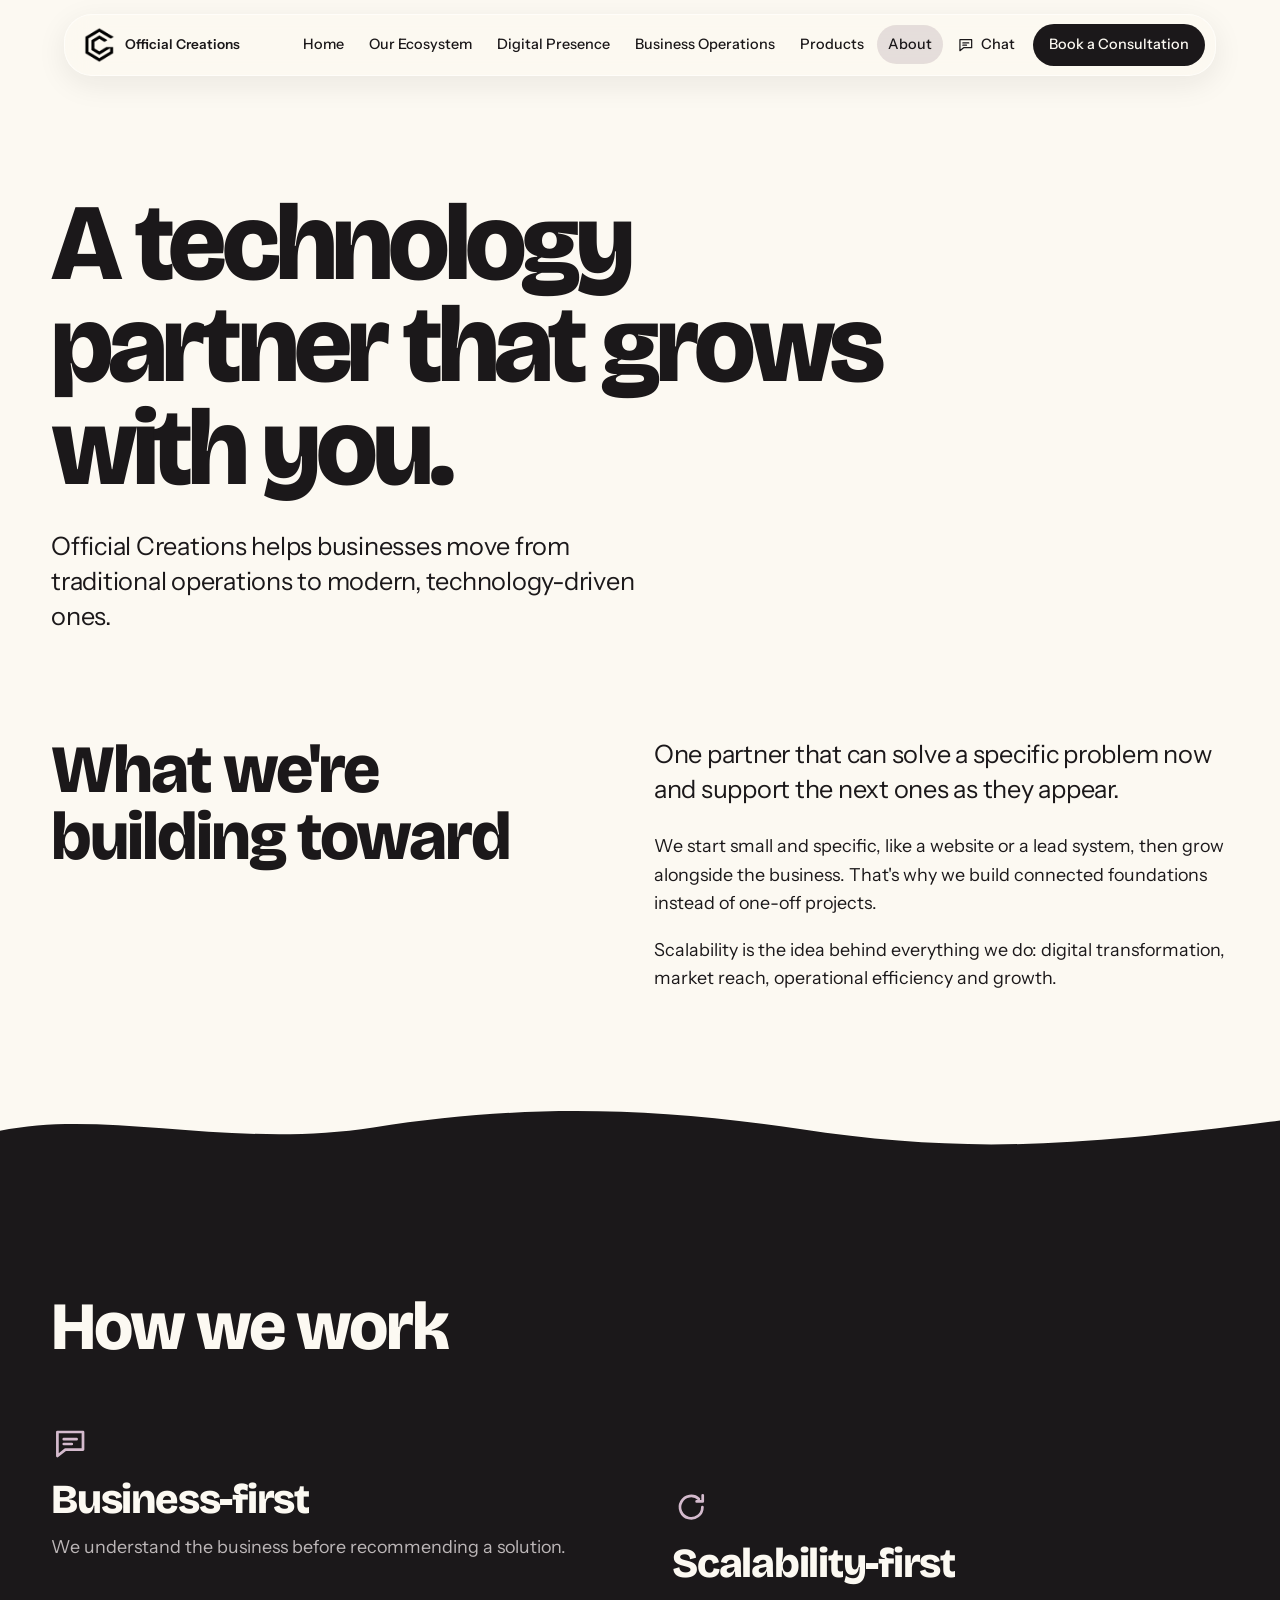
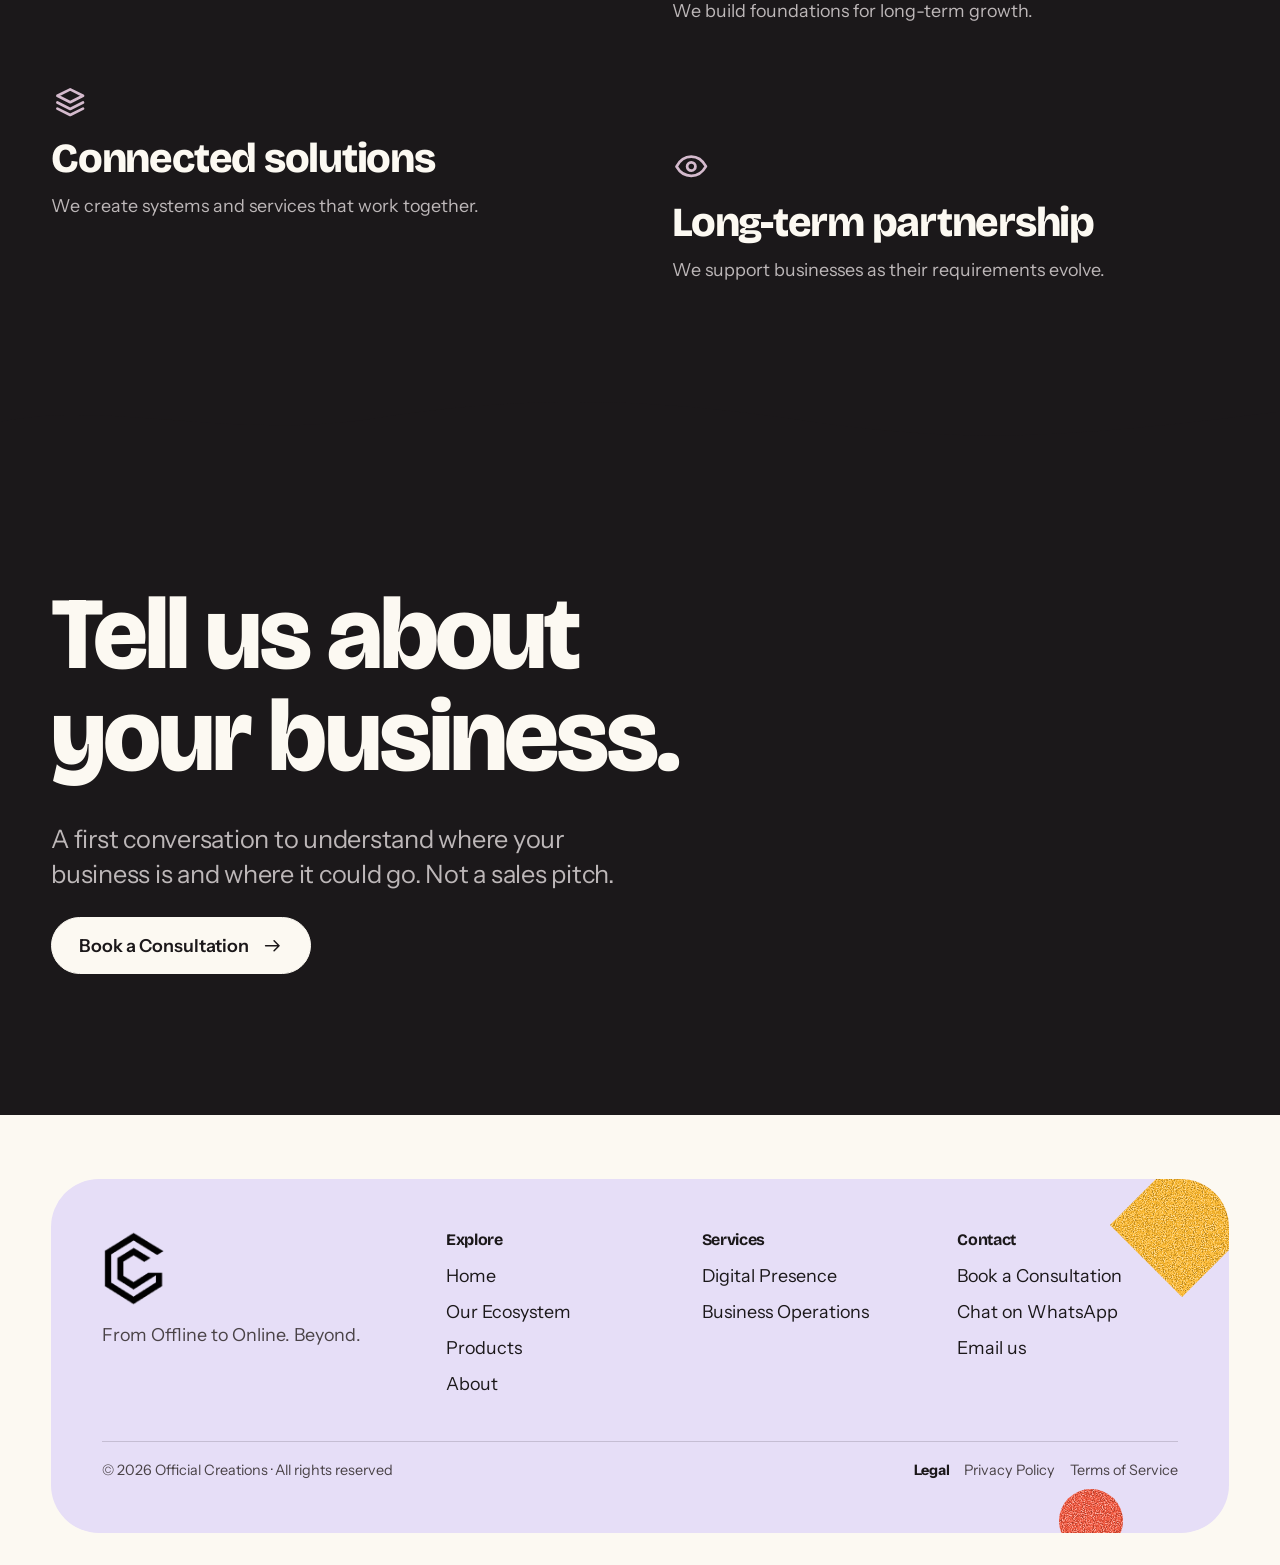
<file: about.html>
<!doctype html>
<html lang="en" class="no-js">
<head>
<meta charset="utf-8">
<meta name="viewport" content="width=device-width, initial-scale=1">
<title>About | Official Creations</title>
<meta name="description" content="Official Creations is a growing technology company helping businesses build scalable digital and operational foundations.">
<meta name="theme-color" content="#FCF9F2">
<meta property="og:title" content="About | Official Creations">
<meta property="og:description" content="Official Creations is a growing technology company helping businesses build scalable digital and operational foundations.">
<meta property="og:type" content="website">
<link rel="icon" type="image/png" sizes="192x192" href="assets/img/oc-favicon-192.png">
<link rel="icon" type="image/png" sizes="512x512" href="assets/img/oc-favicon-circle.png">
<link rel="shortcut icon" href="favicon.ico">
<link rel="apple-touch-icon" href="assets/img/oc-favicon-circle.png">
<link rel="preconnect" href="https://fonts.googleapis.com"><link rel="preconnect" href="https://fonts.gstatic.com" crossorigin><link rel="stylesheet" href="https://fonts.googleapis.com/css2?family=Bricolage+Grotesque:opsz,wght@12..96,700;12..96,800&family=Instrument+Serif:ital@1&family=Outfit:wght@800&family=Instrument+Sans:wght@400;500;600;700&display=swap">
<link rel="stylesheet" href="assets/css/oc.css">
</head>
<body data-page="about">
<svg width="0" height="0" style="position:absolute" aria-hidden="true" focusable="false"><defs>
<symbol id="i-site" viewBox="0 0 24 24"><path d="M4 6.5c0-1 .8-2 2-2h12c1.2 0 2 1 2 2v11c0 1-.8 2-2 2H6c-1.2 0-2-1-2-2z"/><path d="M4.2 9.6c5.2.4 10.5.3 15.6-.1"/><path d="M7 7.2h.01M9.4 7.2h.01"/></symbol>
<symbol id="i-search" viewBox="0 0 24 24"><path d="M10.5 4.5a6 6 0 1 0 .1 12 6 6 0 0 0-.1-12z"/><path d="M15.2 15.4l4.6 4.4"/></symbol>
<symbol id="i-identity" viewBox="0 0 24 24"><path d="M5 19l1-4.2L16.6 4.3a1.8 1.8 0 0 1 2.6 2.5L8.7 17.6z"/><path d="M14.8 6.2l2.9 2.8"/></symbol>
<symbol id="i-eye" viewBox="0 0 24 24"><path d="M2.8 12.2C5 8 8.3 6 12 6s7 2.1 9.2 6.1C19 16 15.7 18 12 18s-7-2-9.2-5.8z"/><path d="M12 9.6a2.6 2.6 0 1 0 .1 5.2 2.6 2.6 0 0 0-.1-5.2z"/></symbol>
<symbol id="i-social" viewBox="0 0 24 24"><path d="M5 5.5h14c.8 0 1.5.7 1.5 1.5v8c0 .8-.7 1.5-1.5 1.5h-6l-4 3v-3H5c-.8 0-1.5-.7-1.5-1.5V7c0-.8.7-1.5 1.5-1.5z"/></symbol>
<symbol id="i-flow" viewBox="0 0 24 24"><path d="M4.5 5h5.5v4.2H4.5z"/><path d="M14 14.8h5.5V19H14z"/><path d="M7.3 9.2v2.6c0 1.3.8 3 2.6 3H14"/></symbol>
<symbol id="i-system" viewBox="0 0 24 24"><path d="M12 4l8 4-8 4-8-4z"/><path d="M4 12.2l8 4 8-4"/><path d="M4 16l8 4 8-4"/></symbol>
<symbol id="i-funnel" viewBox="0 0 24 24"><path d="M4 5.5h16l-6 7.2v5.3l-4 1.8v-7.1z"/></symbol>
<symbol id="i-loop" viewBox="0 0 24 24"><path d="M19 12a7 7 0 1 1-2.2-5.1"/><path d="M19.2 4.6v3.8h-3.8"/></symbol>
<symbol id="i-arrow" viewBox="0 0 24 24"><path d="M4 12h15M13.5 6.5L19 12l-5.5 5.5"/></symbol>
<symbol id="i-chat" viewBox="0 0 24 24"><path d="M4 5h16v11H9l-5 4z"/><path d="M8 9.5h8M8 12.5h5"/></symbol>
<symbol id="i-cal" viewBox="0 0 24 24"><path d="M4 7.5c0-1 .8-2 2-2h12c1.2 0 2 1 2 2v11c0 1-.8 2-2 2H6c-1.2 0-2-1-2-2z"/><path d="M4.2 10.4h15.6M8 3.8v3M16 3.8v3"/></symbol>
<symbol id="i-clock" viewBox="0 0 24 24"><path d="M12 4.5a7.5 7.5 0 1 0 .1 15 7.5 7.5 0 0 0-.1-15z"/><path d="M12 8.2V12l2.8 1.8"/></symbol>
<symbol id="i-close" viewBox="0 0 24 24"><path d="M6 6l12 12M18 6L6 18"/></symbol>
<filter id="grain" x="0" y="0" width="100%" height="100%" color-interpolation-filters="sRGB"><feTurbulence type="fractalNoise" baseFrequency=".9" numOctaves="2" seed="7" result="n"/><feColorMatrix in="n" type="matrix" values="0 0 0 0 1  0 0 0 0 1  0 0 0 0 1  0 0 0 3.4 -1.62" result="light"/><feComposite in="light" in2="SourceAlpha" operator="in" result="lit"/><feColorMatrix in="n" type="matrix" values="0 0 0 0 0  0 0 0 0 0  0 0 0 0 0  0 0 0 -3.4 1.7" result="dark"/><feComposite in="dark" in2="SourceAlpha" operator="in" result="dk"/><feComponentTransfer in="dk" result="dk2"><feFuncA type="linear" slope=".32"/></feComponentTransfer><feComponentTransfer in="lit" result="lit2"><feFuncA type="linear" slope=".55"/></feComponentTransfer><feMerge><feMergeNode in="SourceGraphic"/><feMergeNode in="dk2"/><feMergeNode in="lit2"/></feMerge></filter>
</defs></svg>
<a class="skip" href="#main">Skip to content</a>
<header class="nav">
  <div class="nav-bar">
    <a class="logo" href="index.html" aria-label="Official Creations, home"><img src="assets/img/oc-logo.png" alt="" width="280" height="336"><small>Official Creations</small></a>
    <div class="nav-right">
      <a class="nav-book" href="book.html" data-book>Book</a>
      <button class="nav-toggle" type="button" aria-expanded="false" aria-controls="nav-links" aria-label="Open menu"><span></span><span></span></button>
    </div>
    <nav id="nav-links" class="nav-links" aria-label="Main">
      <a href="index.html">Home</a><a href="ecosystem.html">Our Ecosystem</a><a href="digital-presence.html">Digital Presence</a><a href="business-operations.html">Business Operations</a><a href="products.html">Products</a><a href="about.html" aria-current="page">About</a>
      <a class="nav-chat" href="https://wa.me/919711925052" target="_blank" rel="noopener" aria-label="Chat on WhatsApp"><svg class="ico" aria-hidden="true"><use href="#i-chat"/></svg><span>Chat</span></a>
      <a class="nav-cta" href="book.html" data-book>Book a Consultation</a>
    </nav>
  </div>
</header>
<main id="main">

<section class="page-hero"><div class="wrap">
  <h1>A technology partner that grows with you.</h1>
  <p class="lede">Official Creations helps businesses move from traditional operations to modern, technology-driven ones.</p>
</div></section>

<section class="section" style="padding-top:0"><div class="wrap split">
  <div><h2 class="h2">What we're building toward</h2></div>
  <div>
    <p class="lede">One partner that can solve a specific problem now and support the next ones as they appear.</p>
    <p>We start small and specific, like a website or a lead system, then grow alongside the business. That's why we build connected foundations instead of one-off projects.</p>
    <p>Scalability is the idea behind everything we do: digital transformation, market reach, operational efficiency and growth.</p>
  </div>
</div></section>

<section class="section dark"><svg class="edge top" viewBox="0 0 1440 60" preserveAspectRatio="none" aria-hidden="true"><path d="M0 34C120 8 260 56 420 30S720 4 900 32s300 22 540-10V60H0z"/></svg>
  <div class="wrap">
    <h2 class="h2">How we work</h2>
    <div class="why">
      <div><svg class="ico" aria-hidden="true"><use href="#i-chat"/></svg><h3>Business-first</h3><p>We understand the business before recommending a solution.</p></div>
      <div><svg class="ico" aria-hidden="true"><use href="#i-loop"/></svg><h3>Scalability-first</h3><p>We build foundations for long-term growth.</p></div>
      <div><svg class="ico" aria-hidden="true"><use href="#i-system"/></svg><h3>Connected solutions</h3><p>We create systems and services that work together.</p></div>
      <div><svg class="ico" aria-hidden="true"><use href="#i-eye"/></svg><h3>Long-term partnership</h3><p>We support businesses as their requirements evolve.</p></div>
    </div>
  </div>
  <svg class="edge bottom" viewBox="0 0 1440 60" preserveAspectRatio="none" aria-hidden="true"><path d="M0 34C120 8 260 56 420 30S720 4 900 32s300 22 540-10V60H0z"/></svg>
</section>
<section class="section dark final"><svg class="edge top" viewBox="0 0 1440 60" preserveAspectRatio="none" aria-hidden="true"><path d="M0 34C120 8 260 56 420 30S720 4 900 32s300 22 540-10V60H0z"/></svg>
  <div class="wrap">
    <h2>Tell us about your business.</h2>
    <p class="lede">A first conversation to understand where your business is and where it could go. Not a sales pitch.</p>
    <div class="cta-row"><a class="btn" href="book.html" data-book><span>Book a Consultation</span><svg class="ico" aria-hidden="true"><use href="#i-arrow"/></svg></a></div>
  </div>
</section>

</main>
<footer class="foot">
  <div class="wrap"><div class="foot-panel">
    <div aria-hidden="true"><div class="par " style="right:-1.6rem;top:-1.6rem;width:clamp(5rem,12vw,9rem)"><svg class="shp " viewBox="0 0 100 100" aria-hidden="true" focusable="false" style="color:var(--sun);transform:rotate(0deg)"><path d="M50 0L100 50L50 100L0 50Z"/></svg></div><div class="par " style="right:9%;bottom:-1.2rem;width:clamp(2.6rem,5vw,4rem)"><svg class="shp " viewBox="0 0 100 100" aria-hidden="true" focusable="false" style="color:var(--coral);transform:rotate(0deg)"><circle cx="50" cy="50" r="50"/></svg></div></div>
    <div class="foot-grid">
      <div><img class="foot-logo" src="assets/img/oc-logo.png" alt="Official Creations" width="280" height="336"><p class="foot-tag">From Offline to Online. Beyond.</p></div>
      <div><h4>Explore</h4><ul>
        <li><a href="index.html">Home</a></li><li><a href="ecosystem.html">Our Ecosystem</a></li>
        <li><a href="products.html">Products</a></li><li><a href="about.html">About</a></li></ul></div>
      <div><h4>Services</h4><ul>
        <li><a href="digital-presence.html">Digital Presence</a></li>
        <li><a href="business-operations.html">Business Operations</a></li></ul></div>
      <div><h4>Contact</h4><ul><li><a href="book.html" data-book>Book a Consultation</a></li><li><a href="https://wa.me/919711925052" target="_blank" rel="noopener">Chat on WhatsApp</a></li><li><a href="mailto:officialcreations.online@gmail.com">Email us</a></li></ul></div>
    </div>
    <div class="foot-legal"><span>&copy; <span id="yr">2026</span> Official Creations &middot; All rights reserved</span><nav class="foot-legal-links" aria-label="Legal"><span>Legal</span><a href="privacy.html">Privacy Policy</a><a href="terms.html">Terms of Service</a></nav></div>
  </div></div>
</footer>
<dialog id="book-sheet" class="sheet" aria-labelledby="sheet-title">
  <div class="sheet-in">
    <button class="sheet-x" type="button" aria-label="Close" data-close><svg class="ico" aria-hidden="true"><use href="#i-close"/></svg></button>
    <h2 id="sheet-title">Book a Consultation</h2>
    <p class="muted">A conversation about where your business is and where it could go. Not a pitch.</p>
    <div class="sheet-quick"><a class="btn" href="https://calendar.app.google/PonRCgVgWVxbKvs17" target="_blank" rel="noopener"><span>Pick a time</span><svg class="ico" aria-hidden="true"><use href="#i-cal"/></svg></a><a class="btn ghost" href="https://wa.me/919711925052" target="_blank" rel="noopener"><span>Chat on WhatsApp</span><svg class="ico" aria-hidden="true"><use href="#i-chat"/></svg></a></div><p class="sheet-or">Or suggest a time and we will confirm by email.</p>
    <form class="consult" id="s-form" data-to="officialcreations.online@gmail.com,sarthakbishtunfiltered@gmail.com" data-public="officialcreations.online@gmail.com">
      <div class="field-row"><div class="field"><label for="s-name">Your name</label><input id="s-name" name="name" required autocomplete="name"></div><div class="field"><label for="s-email">Email</label><input id="s-email" name="email" type="email" required autocomplete="email"></div></div>
      <div class="field-row"><div class="field"><label for="s-business">Business name</label><input id="s-business" name="business" required autocomplete="organization"></div><div class="field"><label for="s-site">Website or social page <span>(optional)</span></label><input id="s-site" name="site"></div></div><div class="field"><label for="s-interest">What are you looking for?</label><select id="s-interest" name="interest"><option>A website or better online presence</option><option>Better systems and automation</option><option>Both</option><option>Not sure yet</option></select></div>
      <div class="field"><label for="s-suggest">Suggest a time <span>(optional, your local time)</span></label><input id="s-suggest" name="suggest" type="datetime-local"></div>
      <div class="field"><label for="s-challenge">What's getting in the way?</label><textarea id="s-challenge" name="challenge" required></textarea></div>
      <button class="btn" type="submit"><span>Request a consultation</span><svg class="ico" aria-hidden="true"><use href="#i-arrow"/></svg></button>
      <p class="form-msg" role="status"></p>
      <p class="form-note">Sending opens your email app with this message ready to go.</p>
    </form>
  </div>
</dialog>
<script src="assets/js/oc.js" defer></script>
</body>
</html>
</file>
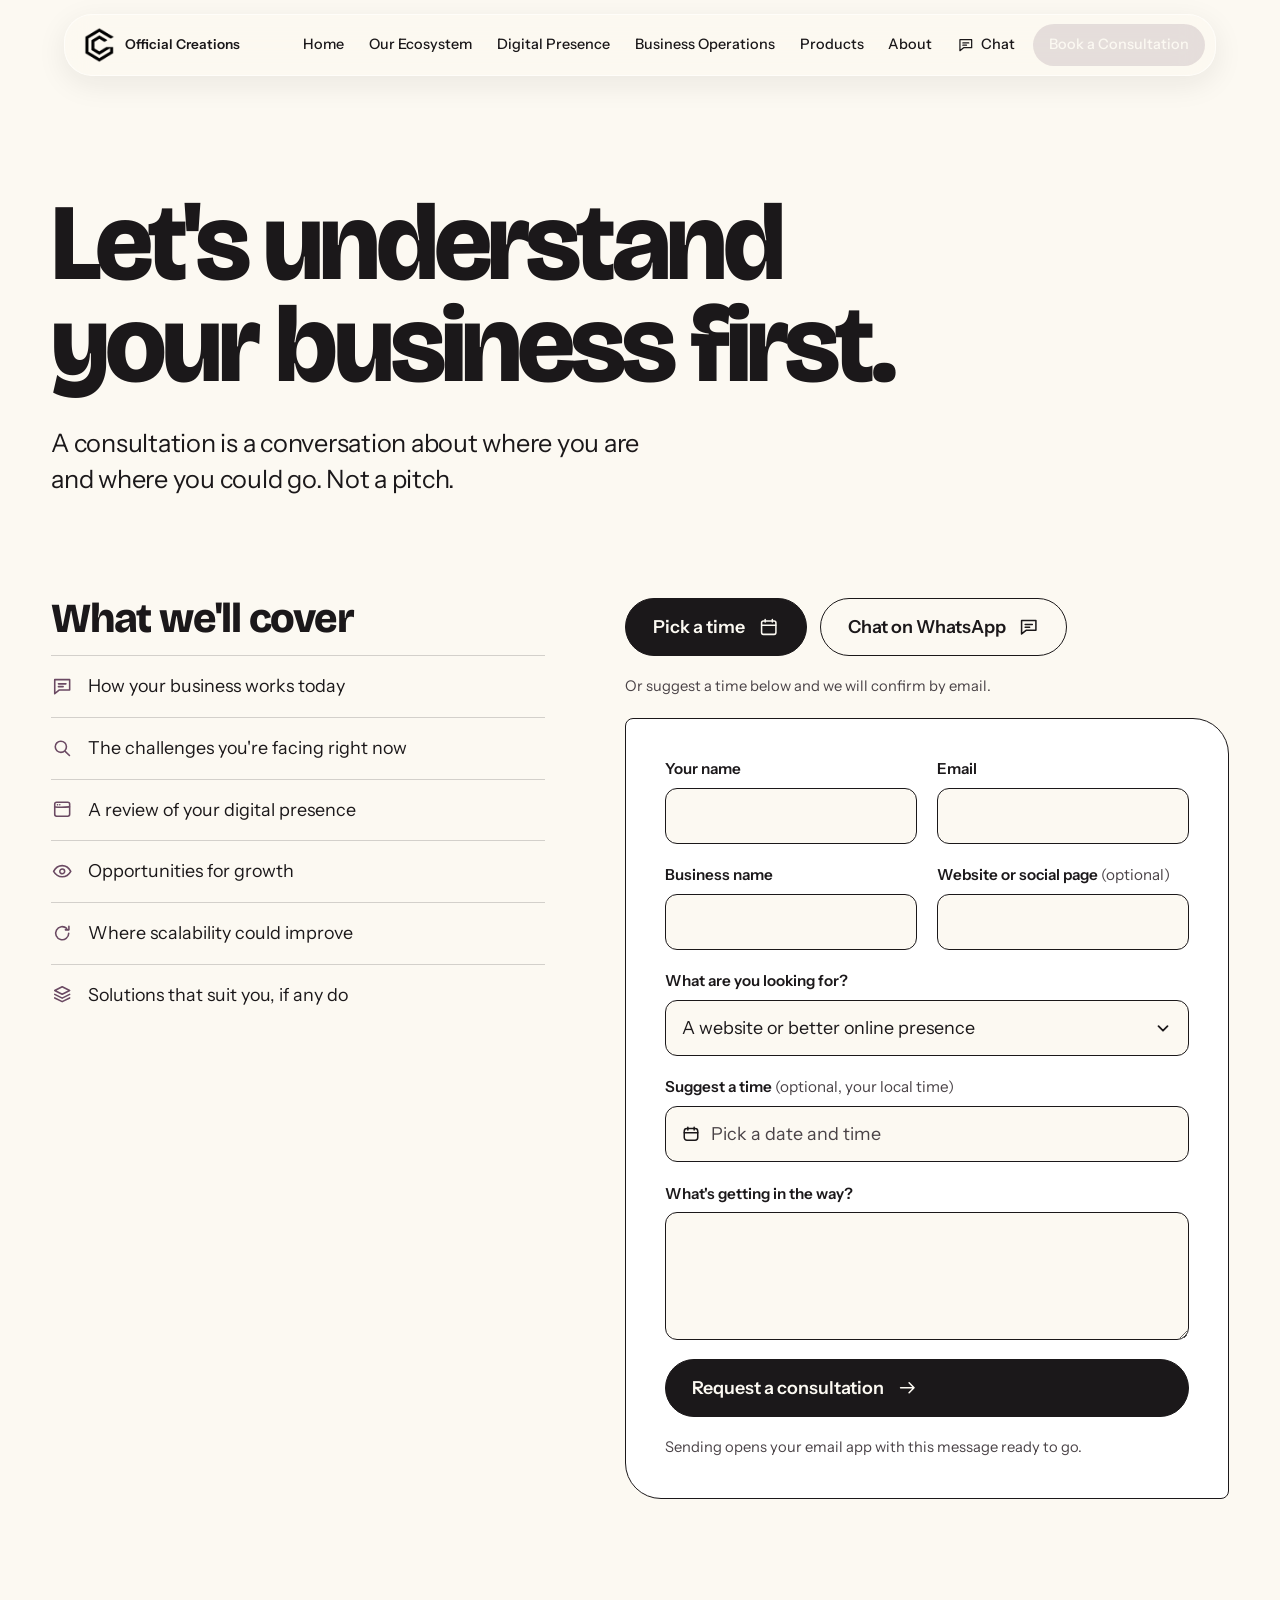
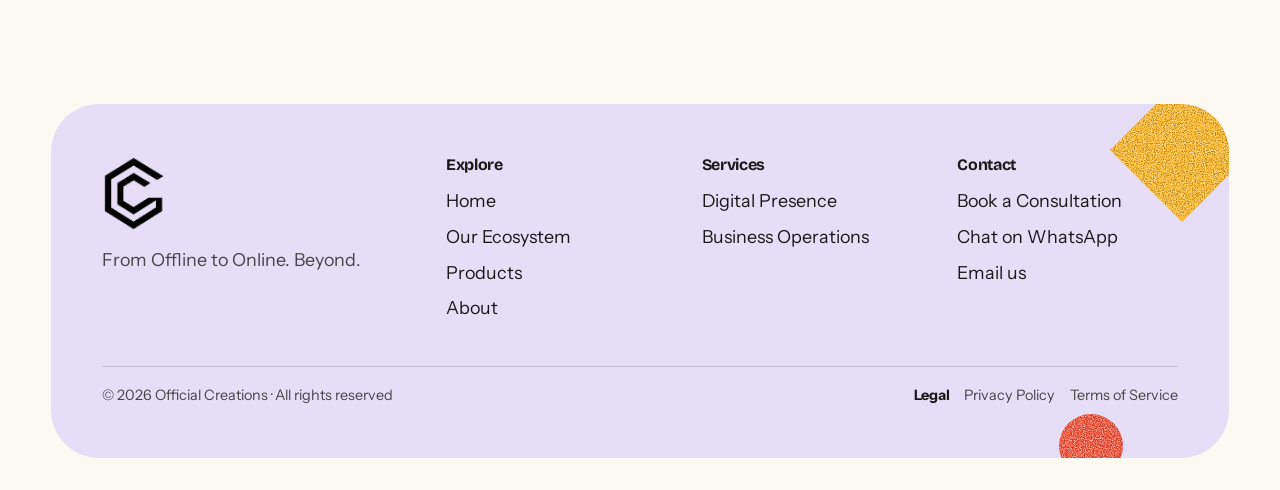
<file: book.html>
<!doctype html>
<html lang="en" class="no-js">
<head>
<meta charset="utf-8">
<meta name="viewport" content="width=device-width, initial-scale=1">
<title>Book a Consultation | Official Creations</title>
<meta name="description" content="Book a consultation with Official Creations to review your business, your digital presence and where you could scale.">
<meta name="theme-color" content="#FCF9F2">
<meta property="og:title" content="Book a Consultation | Official Creations">
<meta property="og:description" content="Book a consultation with Official Creations to review your business, your digital presence and where you could scale.">
<meta property="og:type" content="website">
<link rel="icon" type="image/png" sizes="192x192" href="assets/img/oc-favicon-192.png">
<link rel="icon" type="image/png" sizes="512x512" href="assets/img/oc-favicon-circle.png">
<link rel="shortcut icon" href="favicon.ico">
<link rel="apple-touch-icon" href="assets/img/oc-favicon-circle.png">
<link rel="preconnect" href="https://fonts.googleapis.com"><link rel="preconnect" href="https://fonts.gstatic.com" crossorigin><link rel="stylesheet" href="https://fonts.googleapis.com/css2?family=Bricolage+Grotesque:opsz,wght@12..96,700;12..96,800&family=Instrument+Serif:ital@1&family=Outfit:wght@800&family=Instrument+Sans:wght@400;500;600;700&display=swap">
<link rel="stylesheet" href="assets/css/oc.css">
</head>
<body data-page="book">
<svg width="0" height="0" style="position:absolute" aria-hidden="true" focusable="false"><defs>
<symbol id="i-site" viewBox="0 0 24 24"><path d="M4 6.5c0-1 .8-2 2-2h12c1.2 0 2 1 2 2v11c0 1-.8 2-2 2H6c-1.2 0-2-1-2-2z"/><path d="M4.2 9.6c5.2.4 10.5.3 15.6-.1"/><path d="M7 7.2h.01M9.4 7.2h.01"/></symbol>
<symbol id="i-search" viewBox="0 0 24 24"><path d="M10.5 4.5a6 6 0 1 0 .1 12 6 6 0 0 0-.1-12z"/><path d="M15.2 15.4l4.6 4.4"/></symbol>
<symbol id="i-identity" viewBox="0 0 24 24"><path d="M5 19l1-4.2L16.6 4.3a1.8 1.8 0 0 1 2.6 2.5L8.7 17.6z"/><path d="M14.8 6.2l2.9 2.8"/></symbol>
<symbol id="i-eye" viewBox="0 0 24 24"><path d="M2.8 12.2C5 8 8.3 6 12 6s7 2.1 9.2 6.1C19 16 15.7 18 12 18s-7-2-9.2-5.8z"/><path d="M12 9.6a2.6 2.6 0 1 0 .1 5.2 2.6 2.6 0 0 0-.1-5.2z"/></symbol>
<symbol id="i-social" viewBox="0 0 24 24"><path d="M5 5.5h14c.8 0 1.5.7 1.5 1.5v8c0 .8-.7 1.5-1.5 1.5h-6l-4 3v-3H5c-.8 0-1.5-.7-1.5-1.5V7c0-.8.7-1.5 1.5-1.5z"/></symbol>
<symbol id="i-flow" viewBox="0 0 24 24"><path d="M4.5 5h5.5v4.2H4.5z"/><path d="M14 14.8h5.5V19H14z"/><path d="M7.3 9.2v2.6c0 1.3.8 3 2.6 3H14"/></symbol>
<symbol id="i-system" viewBox="0 0 24 24"><path d="M12 4l8 4-8 4-8-4z"/><path d="M4 12.2l8 4 8-4"/><path d="M4 16l8 4 8-4"/></symbol>
<symbol id="i-funnel" viewBox="0 0 24 24"><path d="M4 5.5h16l-6 7.2v5.3l-4 1.8v-7.1z"/></symbol>
<symbol id="i-loop" viewBox="0 0 24 24"><path d="M19 12a7 7 0 1 1-2.2-5.1"/><path d="M19.2 4.6v3.8h-3.8"/></symbol>
<symbol id="i-arrow" viewBox="0 0 24 24"><path d="M4 12h15M13.5 6.5L19 12l-5.5 5.5"/></symbol>
<symbol id="i-chat" viewBox="0 0 24 24"><path d="M4 5h16v11H9l-5 4z"/><path d="M8 9.5h8M8 12.5h5"/></symbol>
<symbol id="i-cal" viewBox="0 0 24 24"><path d="M4 7.5c0-1 .8-2 2-2h12c1.2 0 2 1 2 2v11c0 1-.8 2-2 2H6c-1.2 0-2-1-2-2z"/><path d="M4.2 10.4h15.6M8 3.8v3M16 3.8v3"/></symbol>
<symbol id="i-clock" viewBox="0 0 24 24"><path d="M12 4.5a7.5 7.5 0 1 0 .1 15 7.5 7.5 0 0 0-.1-15z"/><path d="M12 8.2V12l2.8 1.8"/></symbol>
<symbol id="i-close" viewBox="0 0 24 24"><path d="M6 6l12 12M18 6L6 18"/></symbol>
<filter id="grain" x="0" y="0" width="100%" height="100%" color-interpolation-filters="sRGB"><feTurbulence type="fractalNoise" baseFrequency=".9" numOctaves="2" seed="7" result="n"/><feColorMatrix in="n" type="matrix" values="0 0 0 0 1  0 0 0 0 1  0 0 0 0 1  0 0 0 3.4 -1.62" result="light"/><feComposite in="light" in2="SourceAlpha" operator="in" result="lit"/><feColorMatrix in="n" type="matrix" values="0 0 0 0 0  0 0 0 0 0  0 0 0 0 0  0 0 0 -3.4 1.7" result="dark"/><feComposite in="dark" in2="SourceAlpha" operator="in" result="dk"/><feComponentTransfer in="dk" result="dk2"><feFuncA type="linear" slope=".32"/></feComponentTransfer><feComponentTransfer in="lit" result="lit2"><feFuncA type="linear" slope=".55"/></feComponentTransfer><feMerge><feMergeNode in="SourceGraphic"/><feMergeNode in="dk2"/><feMergeNode in="lit2"/></feMerge></filter>
</defs></svg>
<a class="skip" href="#main">Skip to content</a>
<header class="nav">
  <div class="nav-bar">
    <a class="logo" href="index.html" aria-label="Official Creations, home"><img src="assets/img/oc-logo.png" alt="" width="280" height="336"><small>Official Creations</small></a>
    <div class="nav-right">
      <a class="nav-book" href="book.html" data-book>Book</a>
      <button class="nav-toggle" type="button" aria-expanded="false" aria-controls="nav-links" aria-label="Open menu"><span></span><span></span></button>
    </div>
    <nav id="nav-links" class="nav-links" aria-label="Main">
      <a href="index.html">Home</a><a href="ecosystem.html">Our Ecosystem</a><a href="digital-presence.html">Digital Presence</a><a href="business-operations.html">Business Operations</a><a href="products.html">Products</a><a href="about.html">About</a>
      <a class="nav-chat" href="https://wa.me/919711925052" target="_blank" rel="noopener" aria-label="Chat on WhatsApp"><svg class="ico" aria-hidden="true"><use href="#i-chat"/></svg><span>Chat</span></a>
      <a class="nav-cta" href="book.html" data-book aria-current="page">Book a Consultation</a>
    </nav>
  </div>
</header>
<main id="main">

<section class="page-hero"><div class="wrap">
  <h1>Let's understand your business first.</h1>
  <p class="lede">A consultation is a conversation about where you are and where you could go. Not a pitch.</p>
</div></section>

<section class="section" style="padding-top:0"><div class="wrap book">
  <div>
    <h2 class="h3" style="margin-bottom:1rem">What we'll cover</h2>
    <ul class="agenda">
      <li><svg class="ico" aria-hidden="true"><use href="#i-chat"/></svg><span>How your business works today</span></li>
      <li><svg class="ico" aria-hidden="true"><use href="#i-search"/></svg><span>The challenges you're facing right now</span></li>
      <li><svg class="ico" aria-hidden="true"><use href="#i-site"/></svg><span>A review of your digital presence</span></li>
      <li><svg class="ico" aria-hidden="true"><use href="#i-eye"/></svg><span>Opportunities for growth</span></li>
      <li><svg class="ico" aria-hidden="true"><use href="#i-loop"/></svg><span>Where scalability could improve</span></li>
      <li><svg class="ico" aria-hidden="true"><use href="#i-system"/></svg><span>Solutions that suit you, if any do</span></li>
    </ul>
  </div>
  <div>
    <div class="cta-row" style="margin-bottom:1.2rem"><a class="btn" href="https://calendar.app.google/PonRCgVgWVxbKvs17" target="_blank" rel="noopener"><span>Pick a time</span><svg class="ico" aria-hidden="true"><use href="#i-cal"/></svg></a><a class="btn ghost" href="https://wa.me/919711925052" target="_blank" rel="noopener"><span>Chat on WhatsApp</span><svg class="ico" aria-hidden="true"><use href="#i-chat"/></svg></a></div><p class="form-note" style="margin-bottom:1.2rem">Or suggest a time below and we will confirm by email.</p>
    <form class="consult" id="b-form" data-to="officialcreations.online@gmail.com,sarthakbishtunfiltered@gmail.com" data-public="officialcreations.online@gmail.com">
      <div class="field-row"><div class="field"><label for="b-name">Your name</label><input id="b-name" name="name" required autocomplete="name"></div><div class="field"><label for="b-email">Email</label><input id="b-email" name="email" type="email" required autocomplete="email"></div></div>
      <div class="field-row"><div class="field"><label for="b-business">Business name</label><input id="b-business" name="business" required autocomplete="organization"></div><div class="field"><label for="b-site">Website or social page <span>(optional)</span></label><input id="b-site" name="site"></div></div><div class="field"><label for="b-interest">What are you looking for?</label><select id="b-interest" name="interest"><option>A website or better online presence</option><option>Better systems and automation</option><option>Both</option><option>Not sure yet</option></select></div>
      <div class="field"><label for="b-suggest">Suggest a time <span>(optional, your local time)</span></label><input id="b-suggest" name="suggest" type="datetime-local"></div>
      <div class="field"><label for="b-challenge">What's getting in the way?</label><textarea id="b-challenge" name="challenge" required></textarea></div>
      <button class="btn" type="submit"><span>Request a consultation</span><svg class="ico" aria-hidden="true"><use href="#i-arrow"/></svg></button>
      <p class="form-msg" role="status"></p>
      <p class="form-note">Sending opens your email app with this message ready to go.</p>
    </form>
  </div>
</div></section>

</main>
<footer class="foot">
  <div class="wrap"><div class="foot-panel">
    <div aria-hidden="true"><div class="par " style="right:-1.6rem;top:-1.6rem;width:clamp(5rem,12vw,9rem)"><svg class="shp " viewBox="0 0 100 100" aria-hidden="true" focusable="false" style="color:var(--sun);transform:rotate(0deg)"><path d="M50 0L100 50L50 100L0 50Z"/></svg></div><div class="par " style="right:9%;bottom:-1.2rem;width:clamp(2.6rem,5vw,4rem)"><svg class="shp " viewBox="0 0 100 100" aria-hidden="true" focusable="false" style="color:var(--coral);transform:rotate(0deg)"><circle cx="50" cy="50" r="50"/></svg></div></div>
    <div class="foot-grid">
      <div><img class="foot-logo" src="assets/img/oc-logo.png" alt="Official Creations" width="280" height="336"><p class="foot-tag">From Offline to Online. Beyond.</p></div>
      <div><h4>Explore</h4><ul>
        <li><a href="index.html">Home</a></li><li><a href="ecosystem.html">Our Ecosystem</a></li>
        <li><a href="products.html">Products</a></li><li><a href="about.html">About</a></li></ul></div>
      <div><h4>Services</h4><ul>
        <li><a href="digital-presence.html">Digital Presence</a></li>
        <li><a href="business-operations.html">Business Operations</a></li></ul></div>
      <div><h4>Contact</h4><ul><li><a href="book.html" data-book>Book a Consultation</a></li><li><a href="https://wa.me/919711925052" target="_blank" rel="noopener">Chat on WhatsApp</a></li><li><a href="mailto:officialcreations.online@gmail.com">Email us</a></li></ul></div>
    </div>
    <div class="foot-legal"><span>&copy; <span id="yr">2026</span> Official Creations &middot; All rights reserved</span><nav class="foot-legal-links" aria-label="Legal"><span>Legal</span><a href="privacy.html">Privacy Policy</a><a href="terms.html">Terms of Service</a></nav></div>
  </div></div>
</footer>

<script src="assets/js/oc.js" defer></script>
</body>
</html>
</file>
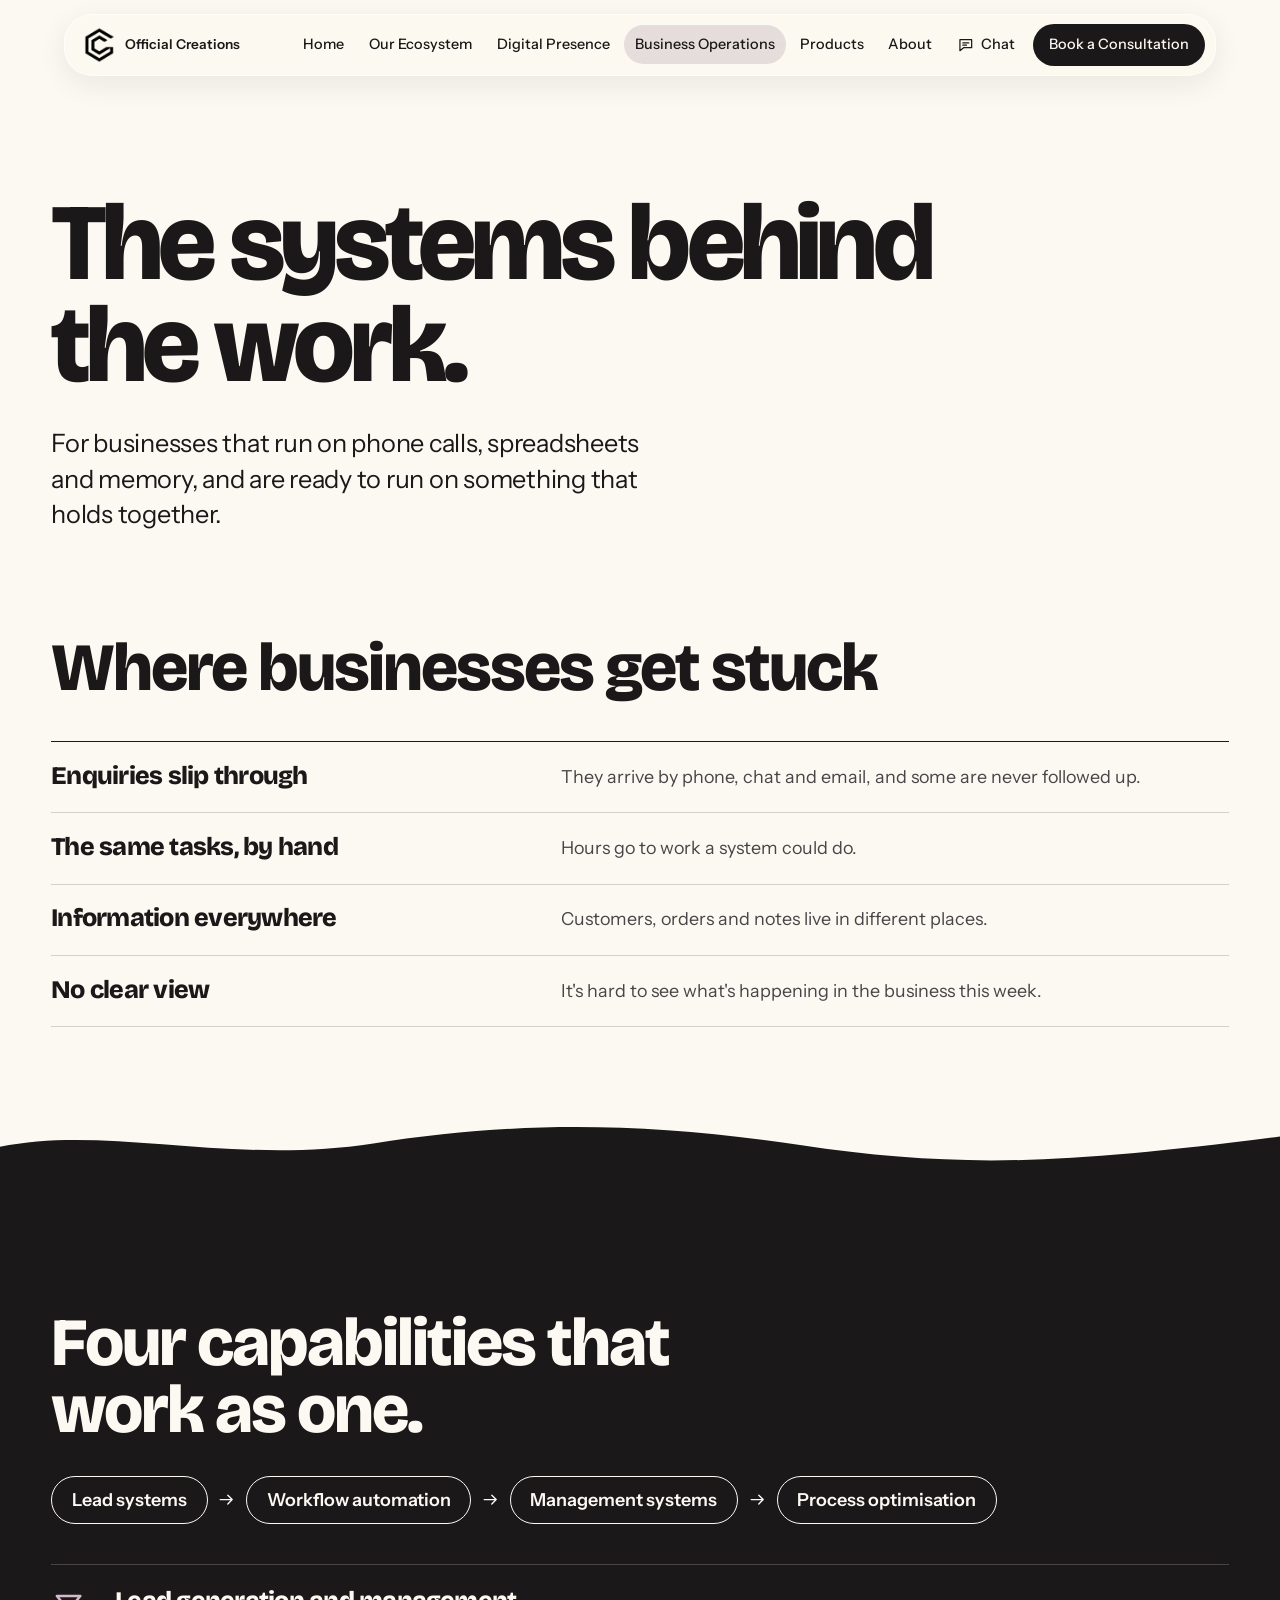
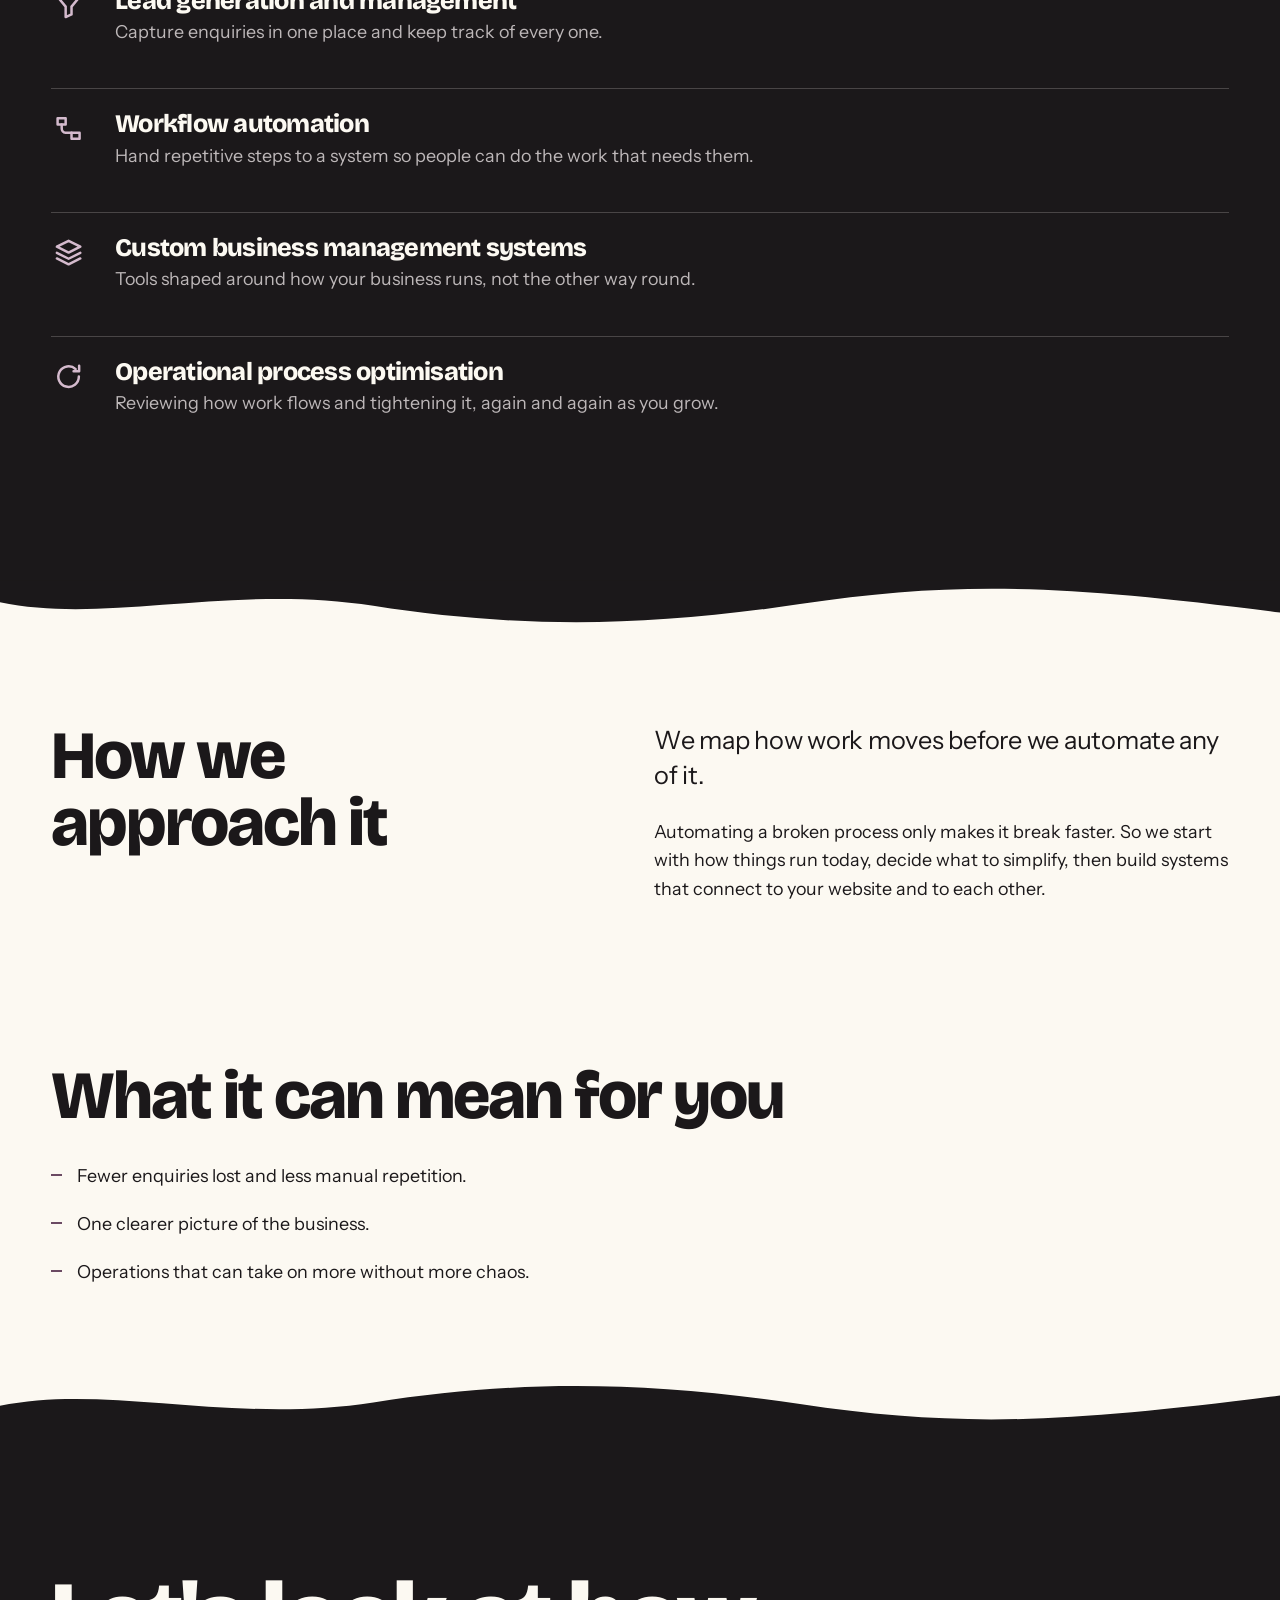
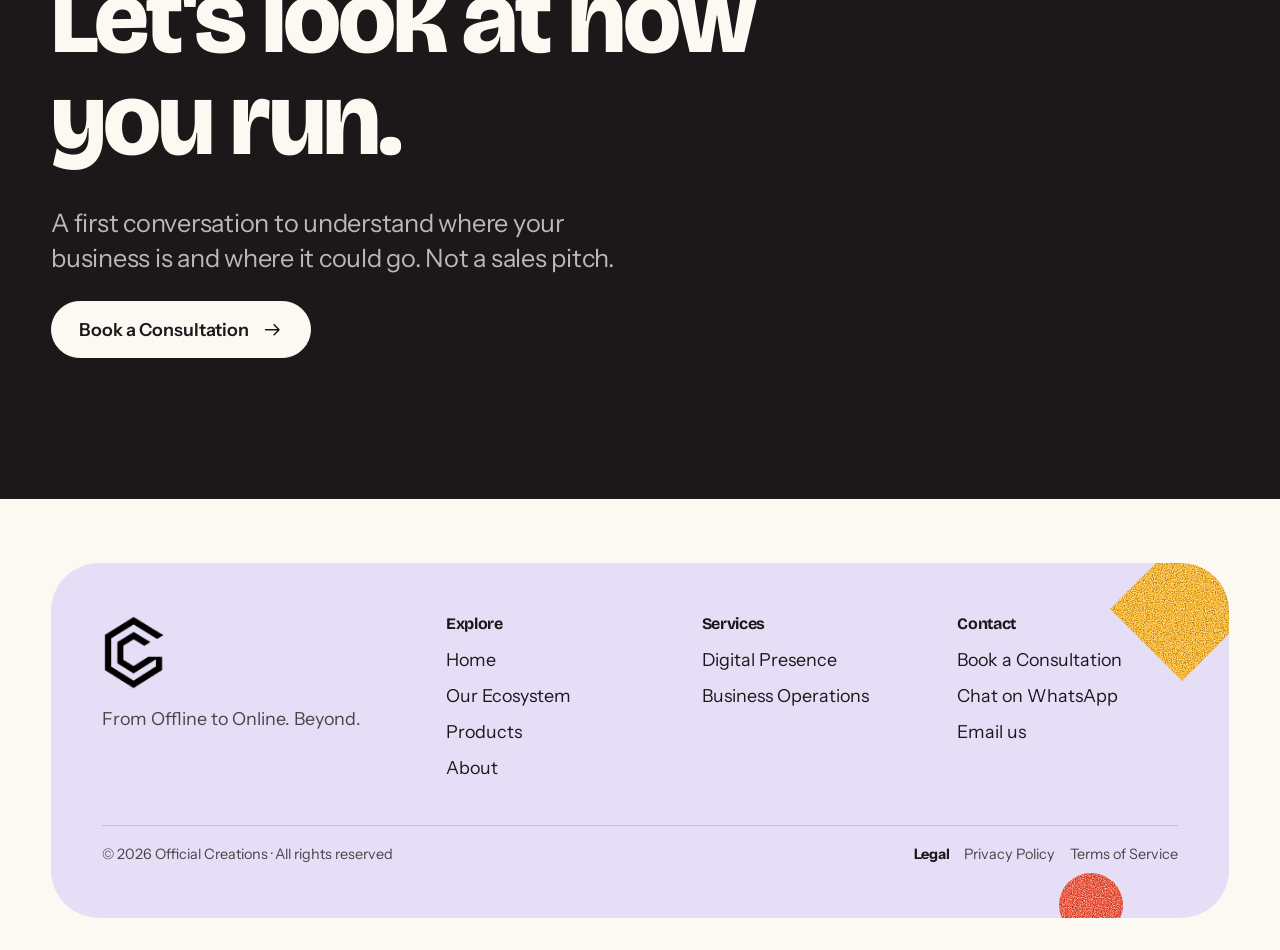
<file: business-operations.html>
<!doctype html>
<html lang="en" class="no-js">
<head>
<meta charset="utf-8">
<meta name="viewport" content="width=device-width, initial-scale=1">
<title>Business Operations | Official Creations</title>
<meta name="description" content="Workflow automation, custom business systems, lead management and process optimisation as connected capabilities.">
<meta name="theme-color" content="#FCF9F2">
<meta property="og:title" content="Business Operations | Official Creations">
<meta property="og:description" content="Workflow automation, custom business systems, lead management and process optimisation as connected capabilities.">
<meta property="og:type" content="website">
<link rel="icon" type="image/png" sizes="192x192" href="assets/img/oc-favicon-192.png">
<link rel="icon" type="image/png" sizes="512x512" href="assets/img/oc-favicon-circle.png">
<link rel="shortcut icon" href="favicon.ico">
<link rel="apple-touch-icon" href="assets/img/oc-favicon-circle.png">
<link rel="preconnect" href="https://fonts.googleapis.com"><link rel="preconnect" href="https://fonts.gstatic.com" crossorigin><link rel="stylesheet" href="https://fonts.googleapis.com/css2?family=Bricolage+Grotesque:opsz,wght@12..96,700;12..96,800&family=Instrument+Serif:ital@1&family=Outfit:wght@800&family=Instrument+Sans:wght@400;500;600;700&display=swap">
<link rel="stylesheet" href="assets/css/oc.css">
</head>
<body data-page="ops">
<svg width="0" height="0" style="position:absolute" aria-hidden="true" focusable="false"><defs>
<symbol id="i-site" viewBox="0 0 24 24"><path d="M4 6.5c0-1 .8-2 2-2h12c1.2 0 2 1 2 2v11c0 1-.8 2-2 2H6c-1.2 0-2-1-2-2z"/><path d="M4.2 9.6c5.2.4 10.5.3 15.6-.1"/><path d="M7 7.2h.01M9.4 7.2h.01"/></symbol>
<symbol id="i-search" viewBox="0 0 24 24"><path d="M10.5 4.5a6 6 0 1 0 .1 12 6 6 0 0 0-.1-12z"/><path d="M15.2 15.4l4.6 4.4"/></symbol>
<symbol id="i-identity" viewBox="0 0 24 24"><path d="M5 19l1-4.2L16.6 4.3a1.8 1.8 0 0 1 2.6 2.5L8.7 17.6z"/><path d="M14.8 6.2l2.9 2.8"/></symbol>
<symbol id="i-eye" viewBox="0 0 24 24"><path d="M2.8 12.2C5 8 8.3 6 12 6s7 2.1 9.2 6.1C19 16 15.7 18 12 18s-7-2-9.2-5.8z"/><path d="M12 9.6a2.6 2.6 0 1 0 .1 5.2 2.6 2.6 0 0 0-.1-5.2z"/></symbol>
<symbol id="i-social" viewBox="0 0 24 24"><path d="M5 5.5h14c.8 0 1.5.7 1.5 1.5v8c0 .8-.7 1.5-1.5 1.5h-6l-4 3v-3H5c-.8 0-1.5-.7-1.5-1.5V7c0-.8.7-1.5 1.5-1.5z"/></symbol>
<symbol id="i-flow" viewBox="0 0 24 24"><path d="M4.5 5h5.5v4.2H4.5z"/><path d="M14 14.8h5.5V19H14z"/><path d="M7.3 9.2v2.6c0 1.3.8 3 2.6 3H14"/></symbol>
<symbol id="i-system" viewBox="0 0 24 24"><path d="M12 4l8 4-8 4-8-4z"/><path d="M4 12.2l8 4 8-4"/><path d="M4 16l8 4 8-4"/></symbol>
<symbol id="i-funnel" viewBox="0 0 24 24"><path d="M4 5.5h16l-6 7.2v5.3l-4 1.8v-7.1z"/></symbol>
<symbol id="i-loop" viewBox="0 0 24 24"><path d="M19 12a7 7 0 1 1-2.2-5.1"/><path d="M19.2 4.6v3.8h-3.8"/></symbol>
<symbol id="i-arrow" viewBox="0 0 24 24"><path d="M4 12h15M13.5 6.5L19 12l-5.5 5.5"/></symbol>
<symbol id="i-chat" viewBox="0 0 24 24"><path d="M4 5h16v11H9l-5 4z"/><path d="M8 9.5h8M8 12.5h5"/></symbol>
<symbol id="i-cal" viewBox="0 0 24 24"><path d="M4 7.5c0-1 .8-2 2-2h12c1.2 0 2 1 2 2v11c0 1-.8 2-2 2H6c-1.2 0-2-1-2-2z"/><path d="M4.2 10.4h15.6M8 3.8v3M16 3.8v3"/></symbol>
<symbol id="i-clock" viewBox="0 0 24 24"><path d="M12 4.5a7.5 7.5 0 1 0 .1 15 7.5 7.5 0 0 0-.1-15z"/><path d="M12 8.2V12l2.8 1.8"/></symbol>
<symbol id="i-close" viewBox="0 0 24 24"><path d="M6 6l12 12M18 6L6 18"/></symbol>
<filter id="grain" x="0" y="0" width="100%" height="100%" color-interpolation-filters="sRGB"><feTurbulence type="fractalNoise" baseFrequency=".9" numOctaves="2" seed="7" result="n"/><feColorMatrix in="n" type="matrix" values="0 0 0 0 1  0 0 0 0 1  0 0 0 0 1  0 0 0 3.4 -1.62" result="light"/><feComposite in="light" in2="SourceAlpha" operator="in" result="lit"/><feColorMatrix in="n" type="matrix" values="0 0 0 0 0  0 0 0 0 0  0 0 0 0 0  0 0 0 -3.4 1.7" result="dark"/><feComposite in="dark" in2="SourceAlpha" operator="in" result="dk"/><feComponentTransfer in="dk" result="dk2"><feFuncA type="linear" slope=".32"/></feComponentTransfer><feComponentTransfer in="lit" result="lit2"><feFuncA type="linear" slope=".55"/></feComponentTransfer><feMerge><feMergeNode in="SourceGraphic"/><feMergeNode in="dk2"/><feMergeNode in="lit2"/></feMerge></filter>
</defs></svg>
<a class="skip" href="#main">Skip to content</a>
<header class="nav">
  <div class="nav-bar">
    <a class="logo" href="index.html" aria-label="Official Creations, home"><img src="assets/img/oc-logo.png" alt="" width="280" height="336"><small>Official Creations</small></a>
    <div class="nav-right">
      <a class="nav-book" href="book.html" data-book>Book</a>
      <button class="nav-toggle" type="button" aria-expanded="false" aria-controls="nav-links" aria-label="Open menu"><span></span><span></span></button>
    </div>
    <nav id="nav-links" class="nav-links" aria-label="Main">
      <a href="index.html">Home</a><a href="ecosystem.html">Our Ecosystem</a><a href="digital-presence.html">Digital Presence</a><a href="business-operations.html" aria-current="page">Business Operations</a><a href="products.html">Products</a><a href="about.html">About</a>
      <a class="nav-chat" href="https://wa.me/919711925052" target="_blank" rel="noopener" aria-label="Chat on WhatsApp"><svg class="ico" aria-hidden="true"><use href="#i-chat"/></svg><span>Chat</span></a>
      <a class="nav-cta" href="book.html" data-book>Book a Consultation</a>
    </nav>
  </div>
</header>
<main id="main">

<section class="page-hero"><div class="wrap">
  <h1>The systems behind the work.</h1>
  <p class="lede">For businesses that run on phone calls, spreadsheets and memory, and are ready to run on something that holds together.</p>
</div></section>

<section class="section" style="padding-top:0"><div class="wrap">
  <h2 class="h2">Where businesses get stuck</h2>
  <ul class="problems">
    <li><h3>Enquiries slip through</h3><p>They arrive by phone, chat and email, and some are never followed up.</p></li>
    <li><h3>The same tasks, by hand</h3><p>Hours go to work a system could do.</p></li>
    <li><h3>Information everywhere</h3><p>Customers, orders and notes live in different places.</p></li>
    <li><h3>No clear view</h3><p>It's hard to see what's happening in the business this week.</p></li>
  </ul>
</div></section>

<section class="section dark"><svg class="edge top" viewBox="0 0 1440 60" preserveAspectRatio="none" aria-hidden="true"><path d="M0 34C120 8 260 56 420 30S720 4 900 32s300 22 540-10V60H0z"/></svg>
  <div class="wrap">
    <h2 class="h2" style="max-width:18ch">Four capabilities that work as one.</h2>
    <div class="chain" aria-label="How the capabilities connect">
      <span>Lead systems</span><svg class="ico" aria-hidden="true"><use href="#i-arrow"/></svg><span>Workflow automation</span><svg class="ico" aria-hidden="true"><use href="#i-arrow"/></svg><span>Management systems</span><svg class="ico" aria-hidden="true"><use href="#i-arrow"/></svg><span>Process optimisation</span>
    </div>
    <div class="caps">
      <div class="cap"><svg class="ico" aria-hidden="true"><use href="#i-funnel"/></svg><div><h3>Lead generation and management</h3><p>Capture enquiries in one place and keep track of every one.</p></div></div>
      <div class="cap"><svg class="ico" aria-hidden="true"><use href="#i-flow"/></svg><div><h3>Workflow automation</h3><p>Hand repetitive steps to a system so people can do the work that needs them.</p></div></div>
      <div class="cap"><svg class="ico" aria-hidden="true"><use href="#i-system"/></svg><div><h3>Custom business management systems</h3><p>Tools shaped around how your business runs, not the other way round.</p></div></div>
      <div class="cap"><svg class="ico" aria-hidden="true"><use href="#i-loop"/></svg><div><h3>Operational process optimisation</h3><p>Reviewing how work flows and tightening it, again and again as you grow.</p></div></div>
    </div>
  </div>
  <svg class="edge bottom" viewBox="0 0 1440 60" preserveAspectRatio="none" aria-hidden="true"><path d="M0 34C120 8 260 56 420 30S720 4 900 32s300 22 540-10V60H0z"/></svg>
</section>

<section class="section"><div class="wrap split">
  <div><h2 class="h2">How we approach it</h2></div>
  <div>
    <p class="lede">We map how work moves before we automate any of it.</p>
    <p>Automating a broken process only makes it break faster. So we start with how things run today, decide what to simplify, then build systems that connect to your website and to each other.</p>
  </div>
</div></section>

<section class="section" style="padding-top:0"><div class="wrap">
  <h2 class="h2">What it can mean for you</h2>
  <ul class="value-list">
    <li>Fewer enquiries lost and less manual repetition.</li>
    <li>One clearer picture of the business.</li>
    <li>Operations that can take on more without more chaos.</li>
  </ul>
</div></section>
<section class="section dark final"><svg class="edge top" viewBox="0 0 1440 60" preserveAspectRatio="none" aria-hidden="true"><path d="M0 34C120 8 260 56 420 30S720 4 900 32s300 22 540-10V60H0z"/></svg>
  <div class="wrap">
    <h2>Let's look at how you run.</h2>
    <p class="lede">A first conversation to understand where your business is and where it could go. Not a sales pitch.</p>
    <div class="cta-row"><a class="btn" href="book.html" data-book><span>Book a Consultation</span><svg class="ico" aria-hidden="true"><use href="#i-arrow"/></svg></a></div>
  </div>
</section>

</main>
<footer class="foot">
  <div class="wrap"><div class="foot-panel">
    <div aria-hidden="true"><div class="par " style="right:-1.6rem;top:-1.6rem;width:clamp(5rem,12vw,9rem)"><svg class="shp " viewBox="0 0 100 100" aria-hidden="true" focusable="false" style="color:var(--sun);transform:rotate(0deg)"><path d="M50 0L100 50L50 100L0 50Z"/></svg></div><div class="par " style="right:9%;bottom:-1.2rem;width:clamp(2.6rem,5vw,4rem)"><svg class="shp " viewBox="0 0 100 100" aria-hidden="true" focusable="false" style="color:var(--coral);transform:rotate(0deg)"><circle cx="50" cy="50" r="50"/></svg></div></div>
    <div class="foot-grid">
      <div><img class="foot-logo" src="assets/img/oc-logo.png" alt="Official Creations" width="280" height="336"><p class="foot-tag">From Offline to Online. Beyond.</p></div>
      <div><h4>Explore</h4><ul>
        <li><a href="index.html">Home</a></li><li><a href="ecosystem.html">Our Ecosystem</a></li>
        <li><a href="products.html">Products</a></li><li><a href="about.html">About</a></li></ul></div>
      <div><h4>Services</h4><ul>
        <li><a href="digital-presence.html">Digital Presence</a></li>
        <li><a href="business-operations.html">Business Operations</a></li></ul></div>
      <div><h4>Contact</h4><ul><li><a href="book.html" data-book>Book a Consultation</a></li><li><a href="https://wa.me/919711925052" target="_blank" rel="noopener">Chat on WhatsApp</a></li><li><a href="mailto:officialcreations.online@gmail.com">Email us</a></li></ul></div>
    </div>
    <div class="foot-legal"><span>&copy; <span id="yr">2026</span> Official Creations &middot; All rights reserved</span><nav class="foot-legal-links" aria-label="Legal"><span>Legal</span><a href="privacy.html">Privacy Policy</a><a href="terms.html">Terms of Service</a></nav></div>
  </div></div>
</footer>
<dialog id="book-sheet" class="sheet" aria-labelledby="sheet-title">
  <div class="sheet-in">
    <button class="sheet-x" type="button" aria-label="Close" data-close><svg class="ico" aria-hidden="true"><use href="#i-close"/></svg></button>
    <h2 id="sheet-title">Book a Consultation</h2>
    <p class="muted">A conversation about where your business is and where it could go. Not a pitch.</p>
    <div class="sheet-quick"><a class="btn" href="https://calendar.app.google/PonRCgVgWVxbKvs17" target="_blank" rel="noopener"><span>Pick a time</span><svg class="ico" aria-hidden="true"><use href="#i-cal"/></svg></a><a class="btn ghost" href="https://wa.me/919711925052" target="_blank" rel="noopener"><span>Chat on WhatsApp</span><svg class="ico" aria-hidden="true"><use href="#i-chat"/></svg></a></div><p class="sheet-or">Or suggest a time and we will confirm by email.</p>
    <form class="consult" id="s-form" data-to="officialcreations.online@gmail.com,sarthakbishtunfiltered@gmail.com" data-public="officialcreations.online@gmail.com">
      <div class="field-row"><div class="field"><label for="s-name">Your name</label><input id="s-name" name="name" required autocomplete="name"></div><div class="field"><label for="s-email">Email</label><input id="s-email" name="email" type="email" required autocomplete="email"></div></div>
      <div class="field-row"><div class="field"><label for="s-business">Business name</label><input id="s-business" name="business" required autocomplete="organization"></div><div class="field"><label for="s-site">Website or social page <span>(optional)</span></label><input id="s-site" name="site"></div></div><div class="field"><label for="s-interest">What are you looking for?</label><select id="s-interest" name="interest"><option>A website or better online presence</option><option>Better systems and automation</option><option>Both</option><option>Not sure yet</option></select></div>
      <div class="field"><label for="s-suggest">Suggest a time <span>(optional, your local time)</span></label><input id="s-suggest" name="suggest" type="datetime-local"></div>
      <div class="field"><label for="s-challenge">What's getting in the way?</label><textarea id="s-challenge" name="challenge" required></textarea></div>
      <button class="btn" type="submit"><span>Request a consultation</span><svg class="ico" aria-hidden="true"><use href="#i-arrow"/></svg></button>
      <p class="form-msg" role="status"></p>
      <p class="form-note">Sending opens your email app with this message ready to go.</p>
    </form>
  </div>
</dialog>
<script src="assets/js/oc.js" defer></script>
</body>
</html>
</file>
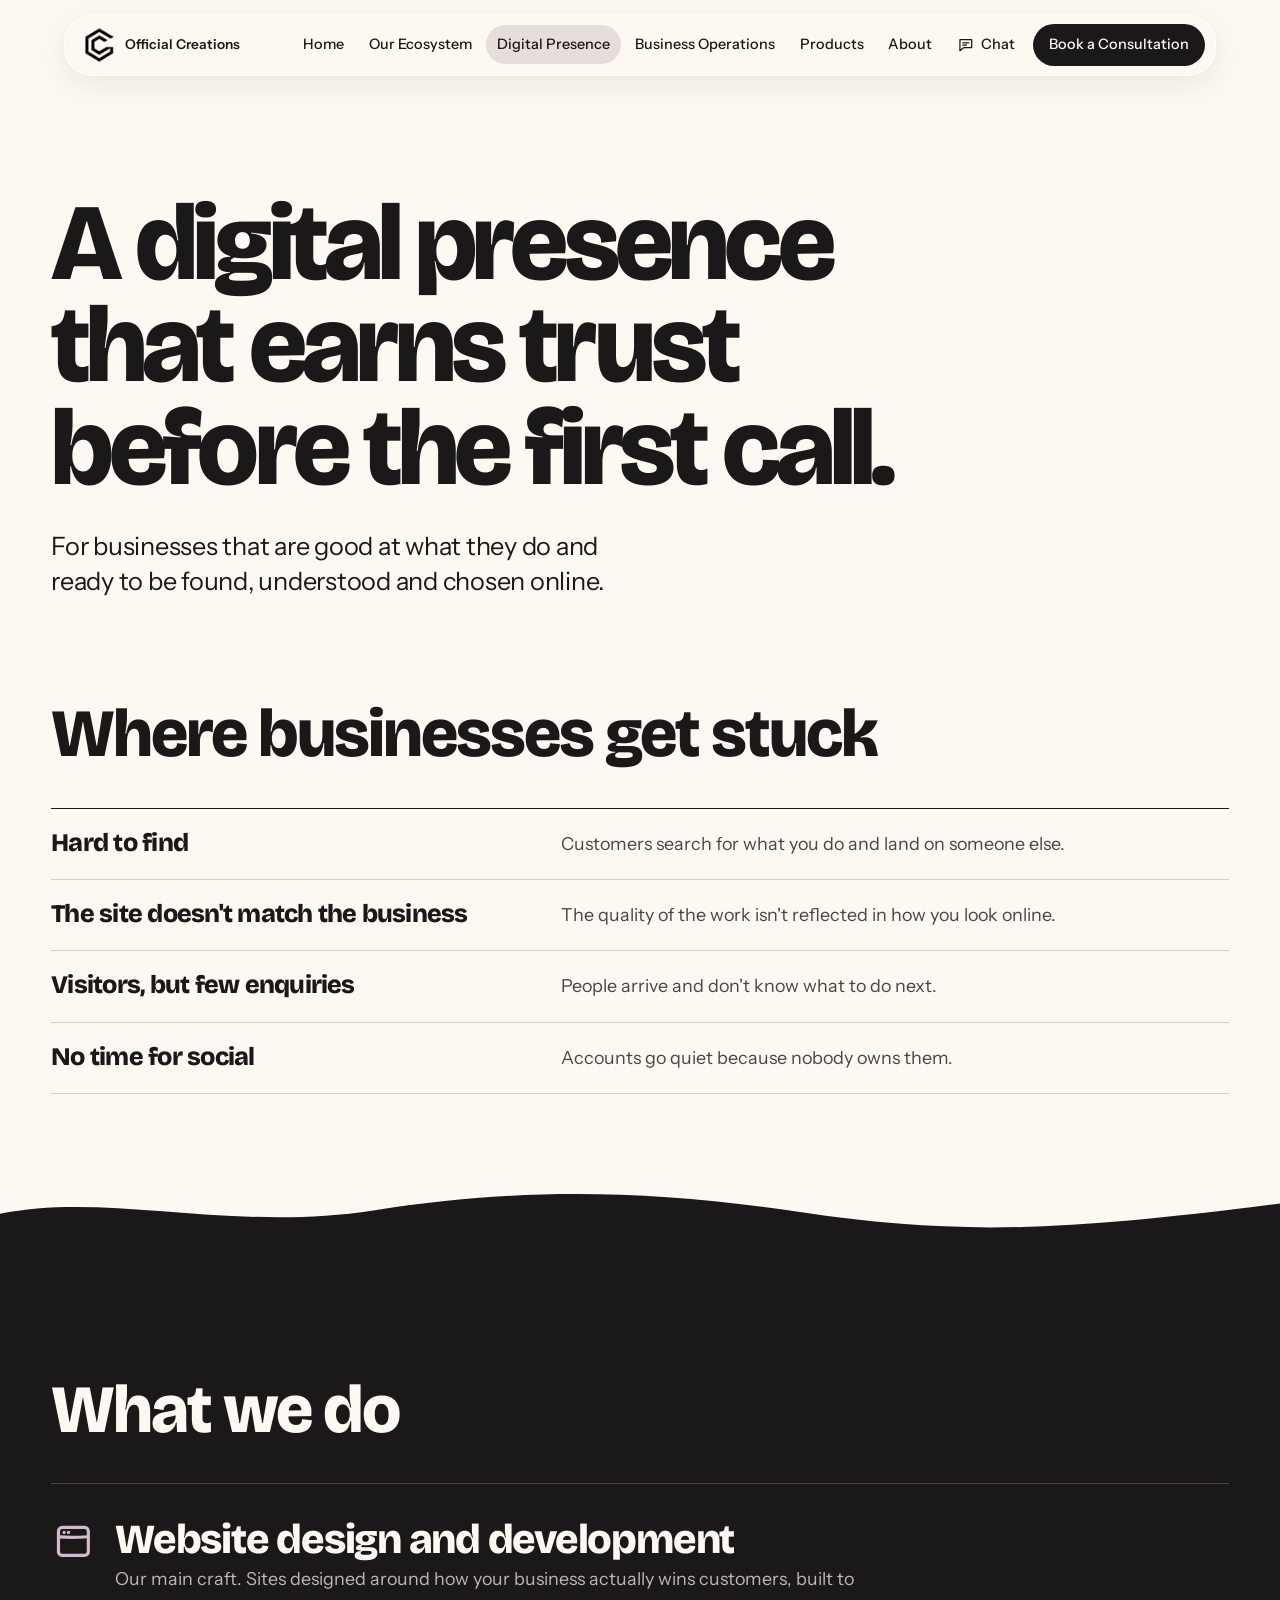
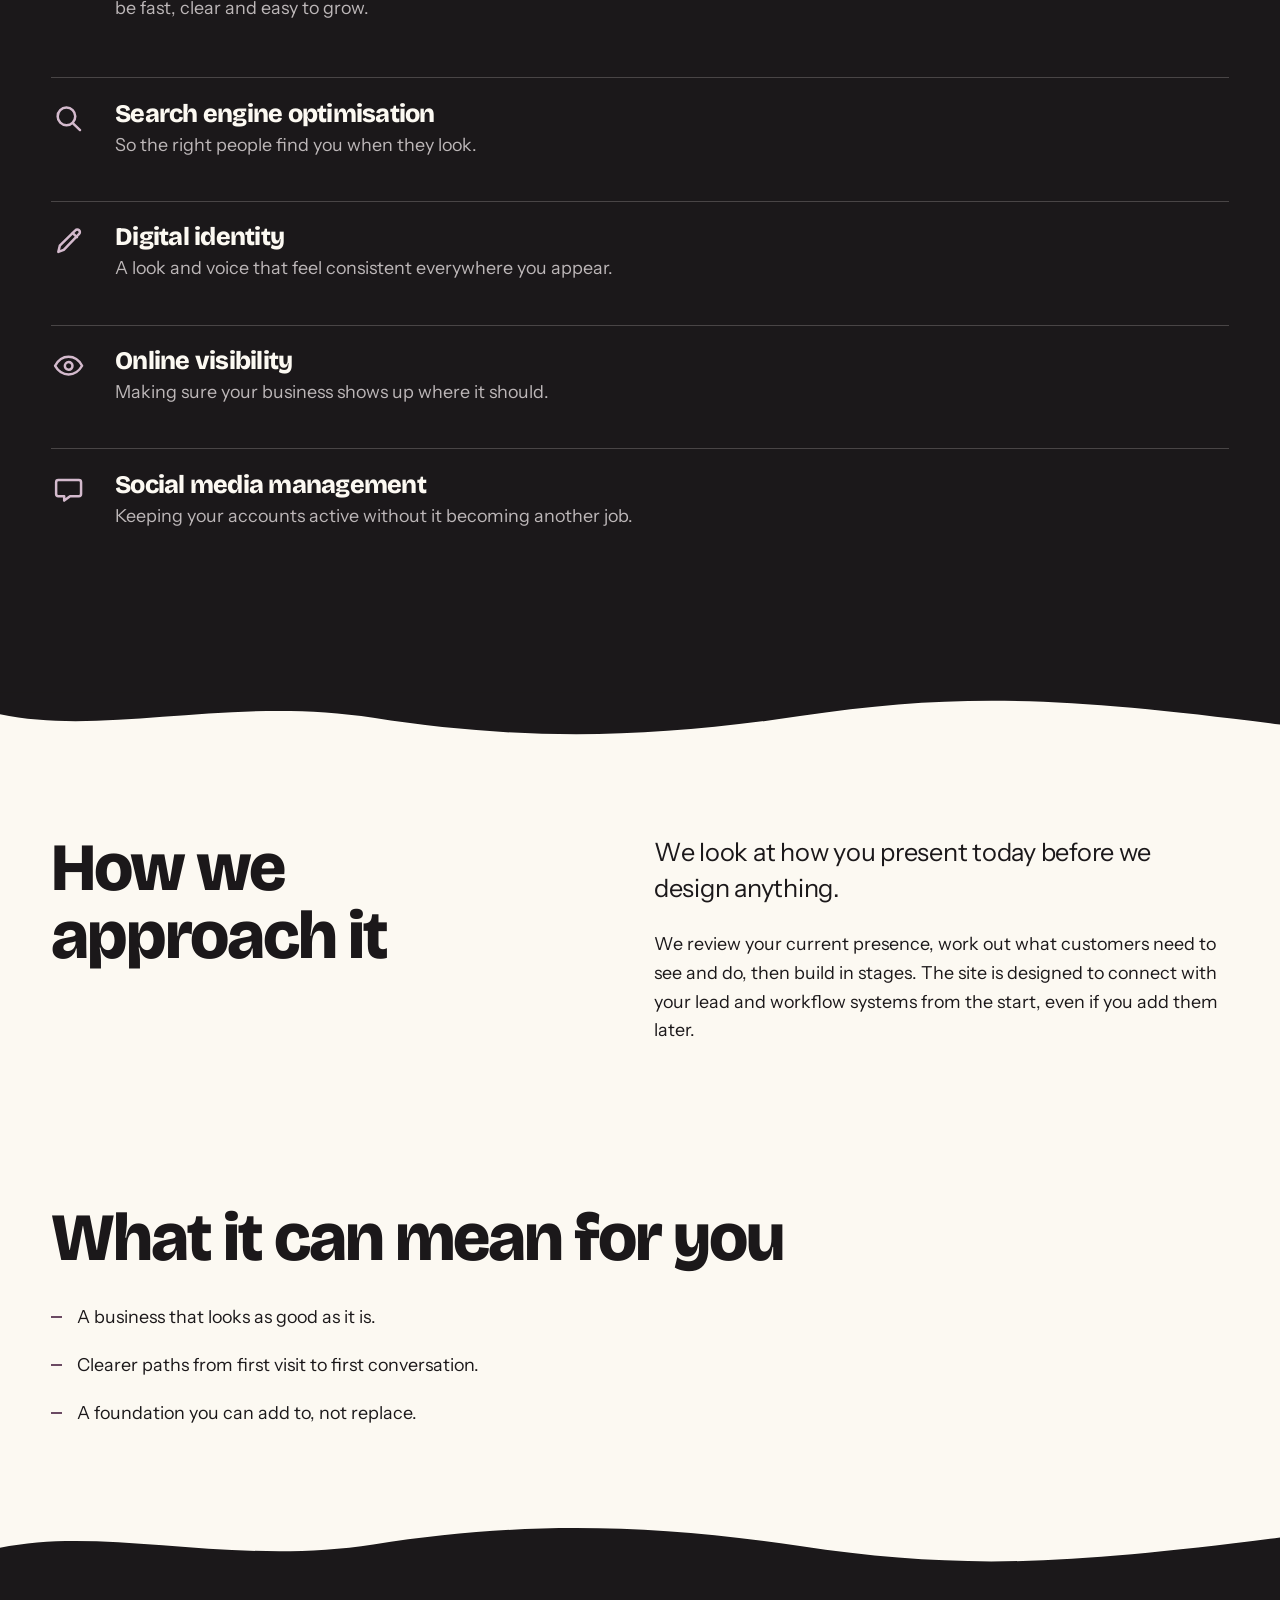
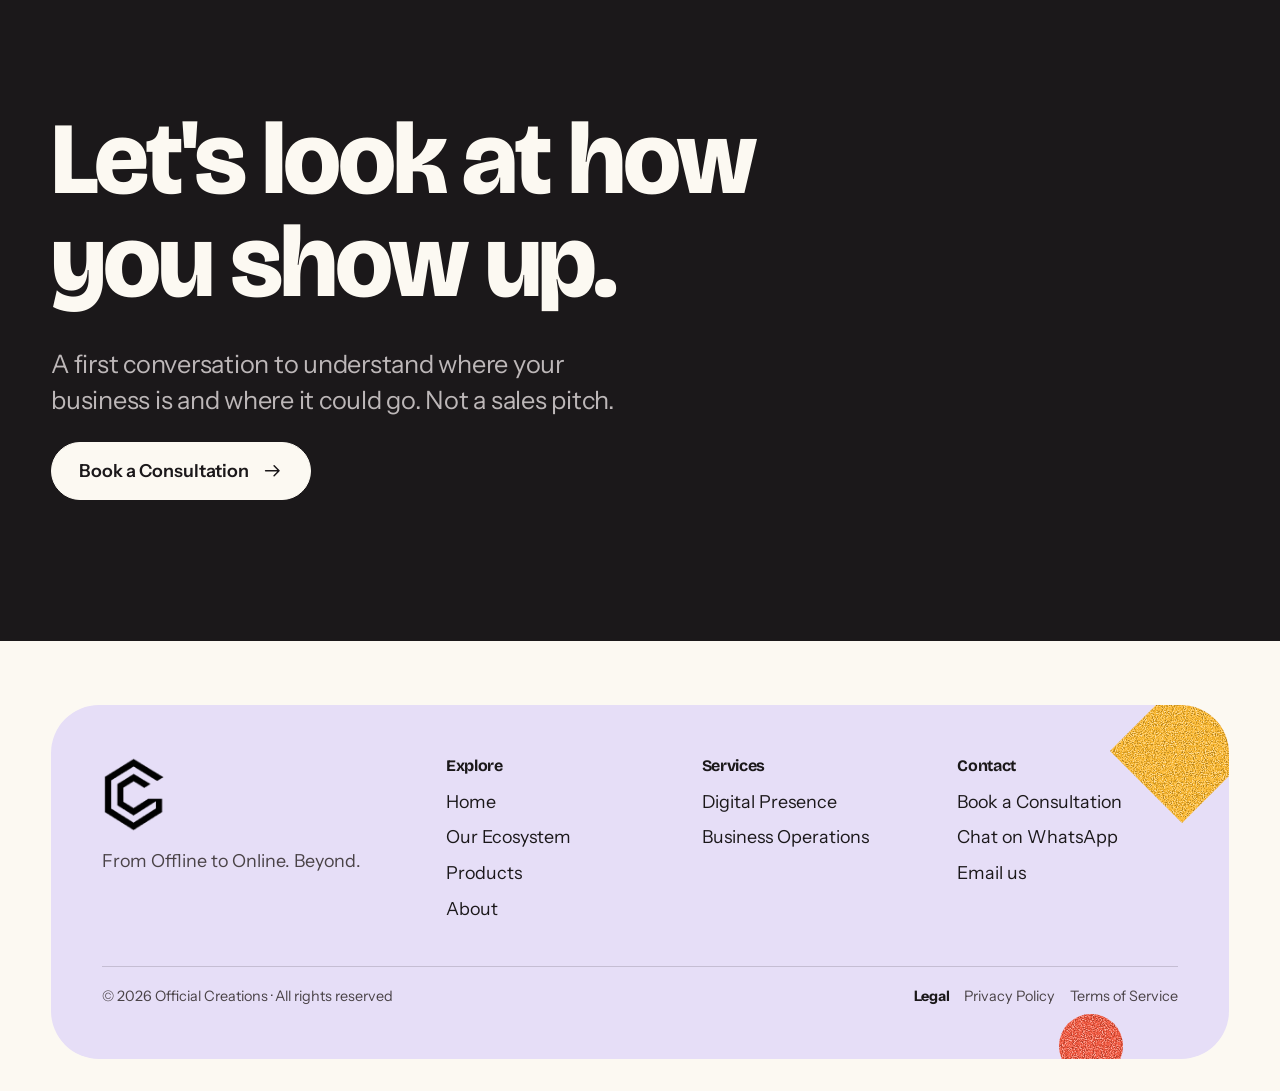
<file: digital-presence.html>
<!doctype html>
<html lang="en" class="no-js">
<head>
<meta charset="utf-8">
<meta name="viewport" content="width=device-width, initial-scale=1">
<title>Digital Presence | Official Creations</title>
<meta name="description" content="Website design and development, SEO, digital identity and online visibility for businesses ready to be found and trusted online.">
<meta name="theme-color" content="#FCF9F2">
<meta property="og:title" content="Digital Presence | Official Creations">
<meta property="og:description" content="Website design and development, SEO, digital identity and online visibility for businesses ready to be found and trusted online.">
<meta property="og:type" content="website">
<link rel="icon" type="image/png" sizes="192x192" href="assets/img/oc-favicon-192.png">
<link rel="icon" type="image/png" sizes="512x512" href="assets/img/oc-favicon-circle.png">
<link rel="shortcut icon" href="favicon.ico">
<link rel="apple-touch-icon" href="assets/img/oc-favicon-circle.png">
<link rel="preconnect" href="https://fonts.googleapis.com"><link rel="preconnect" href="https://fonts.gstatic.com" crossorigin><link rel="stylesheet" href="https://fonts.googleapis.com/css2?family=Bricolage+Grotesque:opsz,wght@12..96,700;12..96,800&family=Instrument+Serif:ital@1&family=Outfit:wght@800&family=Instrument+Sans:wght@400;500;600;700&display=swap">
<link rel="stylesheet" href="assets/css/oc.css">
</head>
<body data-page="digital">
<svg width="0" height="0" style="position:absolute" aria-hidden="true" focusable="false"><defs>
<symbol id="i-site" viewBox="0 0 24 24"><path d="M4 6.5c0-1 .8-2 2-2h12c1.2 0 2 1 2 2v11c0 1-.8 2-2 2H6c-1.2 0-2-1-2-2z"/><path d="M4.2 9.6c5.2.4 10.5.3 15.6-.1"/><path d="M7 7.2h.01M9.4 7.2h.01"/></symbol>
<symbol id="i-search" viewBox="0 0 24 24"><path d="M10.5 4.5a6 6 0 1 0 .1 12 6 6 0 0 0-.1-12z"/><path d="M15.2 15.4l4.6 4.4"/></symbol>
<symbol id="i-identity" viewBox="0 0 24 24"><path d="M5 19l1-4.2L16.6 4.3a1.8 1.8 0 0 1 2.6 2.5L8.7 17.6z"/><path d="M14.8 6.2l2.9 2.8"/></symbol>
<symbol id="i-eye" viewBox="0 0 24 24"><path d="M2.8 12.2C5 8 8.3 6 12 6s7 2.1 9.2 6.1C19 16 15.7 18 12 18s-7-2-9.2-5.8z"/><path d="M12 9.6a2.6 2.6 0 1 0 .1 5.2 2.6 2.6 0 0 0-.1-5.2z"/></symbol>
<symbol id="i-social" viewBox="0 0 24 24"><path d="M5 5.5h14c.8 0 1.5.7 1.5 1.5v8c0 .8-.7 1.5-1.5 1.5h-6l-4 3v-3H5c-.8 0-1.5-.7-1.5-1.5V7c0-.8.7-1.5 1.5-1.5z"/></symbol>
<symbol id="i-flow" viewBox="0 0 24 24"><path d="M4.5 5h5.5v4.2H4.5z"/><path d="M14 14.8h5.5V19H14z"/><path d="M7.3 9.2v2.6c0 1.3.8 3 2.6 3H14"/></symbol>
<symbol id="i-system" viewBox="0 0 24 24"><path d="M12 4l8 4-8 4-8-4z"/><path d="M4 12.2l8 4 8-4"/><path d="M4 16l8 4 8-4"/></symbol>
<symbol id="i-funnel" viewBox="0 0 24 24"><path d="M4 5.5h16l-6 7.2v5.3l-4 1.8v-7.1z"/></symbol>
<symbol id="i-loop" viewBox="0 0 24 24"><path d="M19 12a7 7 0 1 1-2.2-5.1"/><path d="M19.2 4.6v3.8h-3.8"/></symbol>
<symbol id="i-arrow" viewBox="0 0 24 24"><path d="M4 12h15M13.5 6.5L19 12l-5.5 5.5"/></symbol>
<symbol id="i-chat" viewBox="0 0 24 24"><path d="M4 5h16v11H9l-5 4z"/><path d="M8 9.5h8M8 12.5h5"/></symbol>
<symbol id="i-cal" viewBox="0 0 24 24"><path d="M4 7.5c0-1 .8-2 2-2h12c1.2 0 2 1 2 2v11c0 1-.8 2-2 2H6c-1.2 0-2-1-2-2z"/><path d="M4.2 10.4h15.6M8 3.8v3M16 3.8v3"/></symbol>
<symbol id="i-clock" viewBox="0 0 24 24"><path d="M12 4.5a7.5 7.5 0 1 0 .1 15 7.5 7.5 0 0 0-.1-15z"/><path d="M12 8.2V12l2.8 1.8"/></symbol>
<symbol id="i-close" viewBox="0 0 24 24"><path d="M6 6l12 12M18 6L6 18"/></symbol>
<filter id="grain" x="0" y="0" width="100%" height="100%" color-interpolation-filters="sRGB"><feTurbulence type="fractalNoise" baseFrequency=".9" numOctaves="2" seed="7" result="n"/><feColorMatrix in="n" type="matrix" values="0 0 0 0 1  0 0 0 0 1  0 0 0 0 1  0 0 0 3.4 -1.62" result="light"/><feComposite in="light" in2="SourceAlpha" operator="in" result="lit"/><feColorMatrix in="n" type="matrix" values="0 0 0 0 0  0 0 0 0 0  0 0 0 0 0  0 0 0 -3.4 1.7" result="dark"/><feComposite in="dark" in2="SourceAlpha" operator="in" result="dk"/><feComponentTransfer in="dk" result="dk2"><feFuncA type="linear" slope=".32"/></feComponentTransfer><feComponentTransfer in="lit" result="lit2"><feFuncA type="linear" slope=".55"/></feComponentTransfer><feMerge><feMergeNode in="SourceGraphic"/><feMergeNode in="dk2"/><feMergeNode in="lit2"/></feMerge></filter>
</defs></svg>
<a class="skip" href="#main">Skip to content</a>
<header class="nav">
  <div class="nav-bar">
    <a class="logo" href="index.html" aria-label="Official Creations, home"><img src="assets/img/oc-logo.png" alt="" width="280" height="336"><small>Official Creations</small></a>
    <div class="nav-right">
      <a class="nav-book" href="book.html" data-book>Book</a>
      <button class="nav-toggle" type="button" aria-expanded="false" aria-controls="nav-links" aria-label="Open menu"><span></span><span></span></button>
    </div>
    <nav id="nav-links" class="nav-links" aria-label="Main">
      <a href="index.html">Home</a><a href="ecosystem.html">Our Ecosystem</a><a href="digital-presence.html" aria-current="page">Digital Presence</a><a href="business-operations.html">Business Operations</a><a href="products.html">Products</a><a href="about.html">About</a>
      <a class="nav-chat" href="https://wa.me/919711925052" target="_blank" rel="noopener" aria-label="Chat on WhatsApp"><svg class="ico" aria-hidden="true"><use href="#i-chat"/></svg><span>Chat</span></a>
      <a class="nav-cta" href="book.html" data-book>Book a Consultation</a>
    </nav>
  </div>
</header>
<main id="main">

<section class="page-hero"><div class="wrap">
  <h1>A digital presence that earns trust before the first call.</h1>
  <p class="lede">For businesses that are good at what they do and ready to be found, understood and chosen online.</p>
</div></section>

<section class="section" style="padding-top:0"><div class="wrap">
  <h2 class="h2">Where businesses get stuck</h2>
  <ul class="problems">
    <li><h3>Hard to find</h3><p>Customers search for what you do and land on someone else.</p></li>
    <li><h3>The site doesn't match the business</h3><p>The quality of the work isn't reflected in how you look online.</p></li>
    <li><h3>Visitors, but few enquiries</h3><p>People arrive and don't know what to do next.</p></li>
    <li><h3>No time for social</h3><p>Accounts go quiet because nobody owns them.</p></li>
  </ul>
</div></section>

<section class="section dark"><svg class="edge top" viewBox="0 0 1440 60" preserveAspectRatio="none" aria-hidden="true"><path d="M0 34C120 8 260 56 420 30S720 4 900 32s300 22 540-10V60H0z"/></svg>
  <div class="wrap">
    <h2 class="h2">What we do</h2>
    <div class="caps">
      <div class="cap main"><svg class="ico" aria-hidden="true"><use href="#i-site"/></svg><div><h3>Website design and development</h3><p>Our main craft. Sites designed around how your business actually wins customers, built to be fast, clear and easy to grow.</p></div></div>
      <div class="cap"><svg class="ico" aria-hidden="true"><use href="#i-search"/></svg><div><h3>Search engine optimisation</h3><p>So the right people find you when they look.</p></div></div>
      <div class="cap"><svg class="ico" aria-hidden="true"><use href="#i-identity"/></svg><div><h3>Digital identity</h3><p>A look and voice that feel consistent everywhere you appear.</p></div></div>
      <div class="cap"><svg class="ico" aria-hidden="true"><use href="#i-eye"/></svg><div><h3>Online visibility</h3><p>Making sure your business shows up where it should.</p></div></div>
      <div class="cap"><svg class="ico" aria-hidden="true"><use href="#i-social"/></svg><div><h3>Social media management</h3><p>Keeping your accounts active without it becoming another job.</p></div></div>
    </div>
  </div>
  <svg class="edge bottom" viewBox="0 0 1440 60" preserveAspectRatio="none" aria-hidden="true"><path d="M0 34C120 8 260 56 420 30S720 4 900 32s300 22 540-10V60H0z"/></svg>
</section>

<section class="section"><div class="wrap split">
  <div><h2 class="h2">How we approach it</h2></div>
  <div>
    <p class="lede">We look at how you present today before we design anything.</p>
    <p>We review your current presence, work out what customers need to see and do, then build in stages. The site is designed to connect with your lead and workflow systems from the start, even if you add them later.</p>
  </div>
</div></section>

<section class="section" style="padding-top:0"><div class="wrap">
  <h2 class="h2">What it can mean for you</h2>
  <ul class="value-list">
    <li>A business that looks as good as it is.</li>
    <li>Clearer paths from first visit to first conversation.</li>
    <li>A foundation you can add to, not replace.</li>
  </ul>
</div></section>
<section class="section dark final"><svg class="edge top" viewBox="0 0 1440 60" preserveAspectRatio="none" aria-hidden="true"><path d="M0 34C120 8 260 56 420 30S720 4 900 32s300 22 540-10V60H0z"/></svg>
  <div class="wrap">
    <h2>Let's look at how you show up.</h2>
    <p class="lede">A first conversation to understand where your business is and where it could go. Not a sales pitch.</p>
    <div class="cta-row"><a class="btn" href="book.html" data-book><span>Book a Consultation</span><svg class="ico" aria-hidden="true"><use href="#i-arrow"/></svg></a></div>
  </div>
</section>

</main>
<footer class="foot">
  <div class="wrap"><div class="foot-panel">
    <div aria-hidden="true"><div class="par " style="right:-1.6rem;top:-1.6rem;width:clamp(5rem,12vw,9rem)"><svg class="shp " viewBox="0 0 100 100" aria-hidden="true" focusable="false" style="color:var(--sun);transform:rotate(0deg)"><path d="M50 0L100 50L50 100L0 50Z"/></svg></div><div class="par " style="right:9%;bottom:-1.2rem;width:clamp(2.6rem,5vw,4rem)"><svg class="shp " viewBox="0 0 100 100" aria-hidden="true" focusable="false" style="color:var(--coral);transform:rotate(0deg)"><circle cx="50" cy="50" r="50"/></svg></div></div>
    <div class="foot-grid">
      <div><img class="foot-logo" src="assets/img/oc-logo.png" alt="Official Creations" width="280" height="336"><p class="foot-tag">From Offline to Online. Beyond.</p></div>
      <div><h4>Explore</h4><ul>
        <li><a href="index.html">Home</a></li><li><a href="ecosystem.html">Our Ecosystem</a></li>
        <li><a href="products.html">Products</a></li><li><a href="about.html">About</a></li></ul></div>
      <div><h4>Services</h4><ul>
        <li><a href="digital-presence.html">Digital Presence</a></li>
        <li><a href="business-operations.html">Business Operations</a></li></ul></div>
      <div><h4>Contact</h4><ul><li><a href="book.html" data-book>Book a Consultation</a></li><li><a href="https://wa.me/919711925052" target="_blank" rel="noopener">Chat on WhatsApp</a></li><li><a href="mailto:officialcreations.online@gmail.com">Email us</a></li></ul></div>
    </div>
    <div class="foot-legal"><span>&copy; <span id="yr">2026</span> Official Creations &middot; All rights reserved</span><nav class="foot-legal-links" aria-label="Legal"><span>Legal</span><a href="privacy.html">Privacy Policy</a><a href="terms.html">Terms of Service</a></nav></div>
  </div></div>
</footer>
<dialog id="book-sheet" class="sheet" aria-labelledby="sheet-title">
  <div class="sheet-in">
    <button class="sheet-x" type="button" aria-label="Close" data-close><svg class="ico" aria-hidden="true"><use href="#i-close"/></svg></button>
    <h2 id="sheet-title">Book a Consultation</h2>
    <p class="muted">A conversation about where your business is and where it could go. Not a pitch.</p>
    <div class="sheet-quick"><a class="btn" href="https://calendar.app.google/PonRCgVgWVxbKvs17" target="_blank" rel="noopener"><span>Pick a time</span><svg class="ico" aria-hidden="true"><use href="#i-cal"/></svg></a><a class="btn ghost" href="https://wa.me/919711925052" target="_blank" rel="noopener"><span>Chat on WhatsApp</span><svg class="ico" aria-hidden="true"><use href="#i-chat"/></svg></a></div><p class="sheet-or">Or suggest a time and we will confirm by email.</p>
    <form class="consult" id="s-form" data-to="officialcreations.online@gmail.com,sarthakbishtunfiltered@gmail.com" data-public="officialcreations.online@gmail.com">
      <div class="field-row"><div class="field"><label for="s-name">Your name</label><input id="s-name" name="name" required autocomplete="name"></div><div class="field"><label for="s-email">Email</label><input id="s-email" name="email" type="email" required autocomplete="email"></div></div>
      <div class="field-row"><div class="field"><label for="s-business">Business name</label><input id="s-business" name="business" required autocomplete="organization"></div><div class="field"><label for="s-site">Website or social page <span>(optional)</span></label><input id="s-site" name="site"></div></div><div class="field"><label for="s-interest">What are you looking for?</label><select id="s-interest" name="interest"><option>A website or better online presence</option><option>Better systems and automation</option><option>Both</option><option>Not sure yet</option></select></div>
      <div class="field"><label for="s-suggest">Suggest a time <span>(optional, your local time)</span></label><input id="s-suggest" name="suggest" type="datetime-local"></div>
      <div class="field"><label for="s-challenge">What's getting in the way?</label><textarea id="s-challenge" name="challenge" required></textarea></div>
      <button class="btn" type="submit"><span>Request a consultation</span><svg class="ico" aria-hidden="true"><use href="#i-arrow"/></svg></button>
      <p class="form-msg" role="status"></p>
      <p class="form-note">Sending opens your email app with this message ready to go.</p>
    </form>
  </div>
</dialog>
<script src="assets/js/oc.js" defer></script>
</body>
</html>
</file>
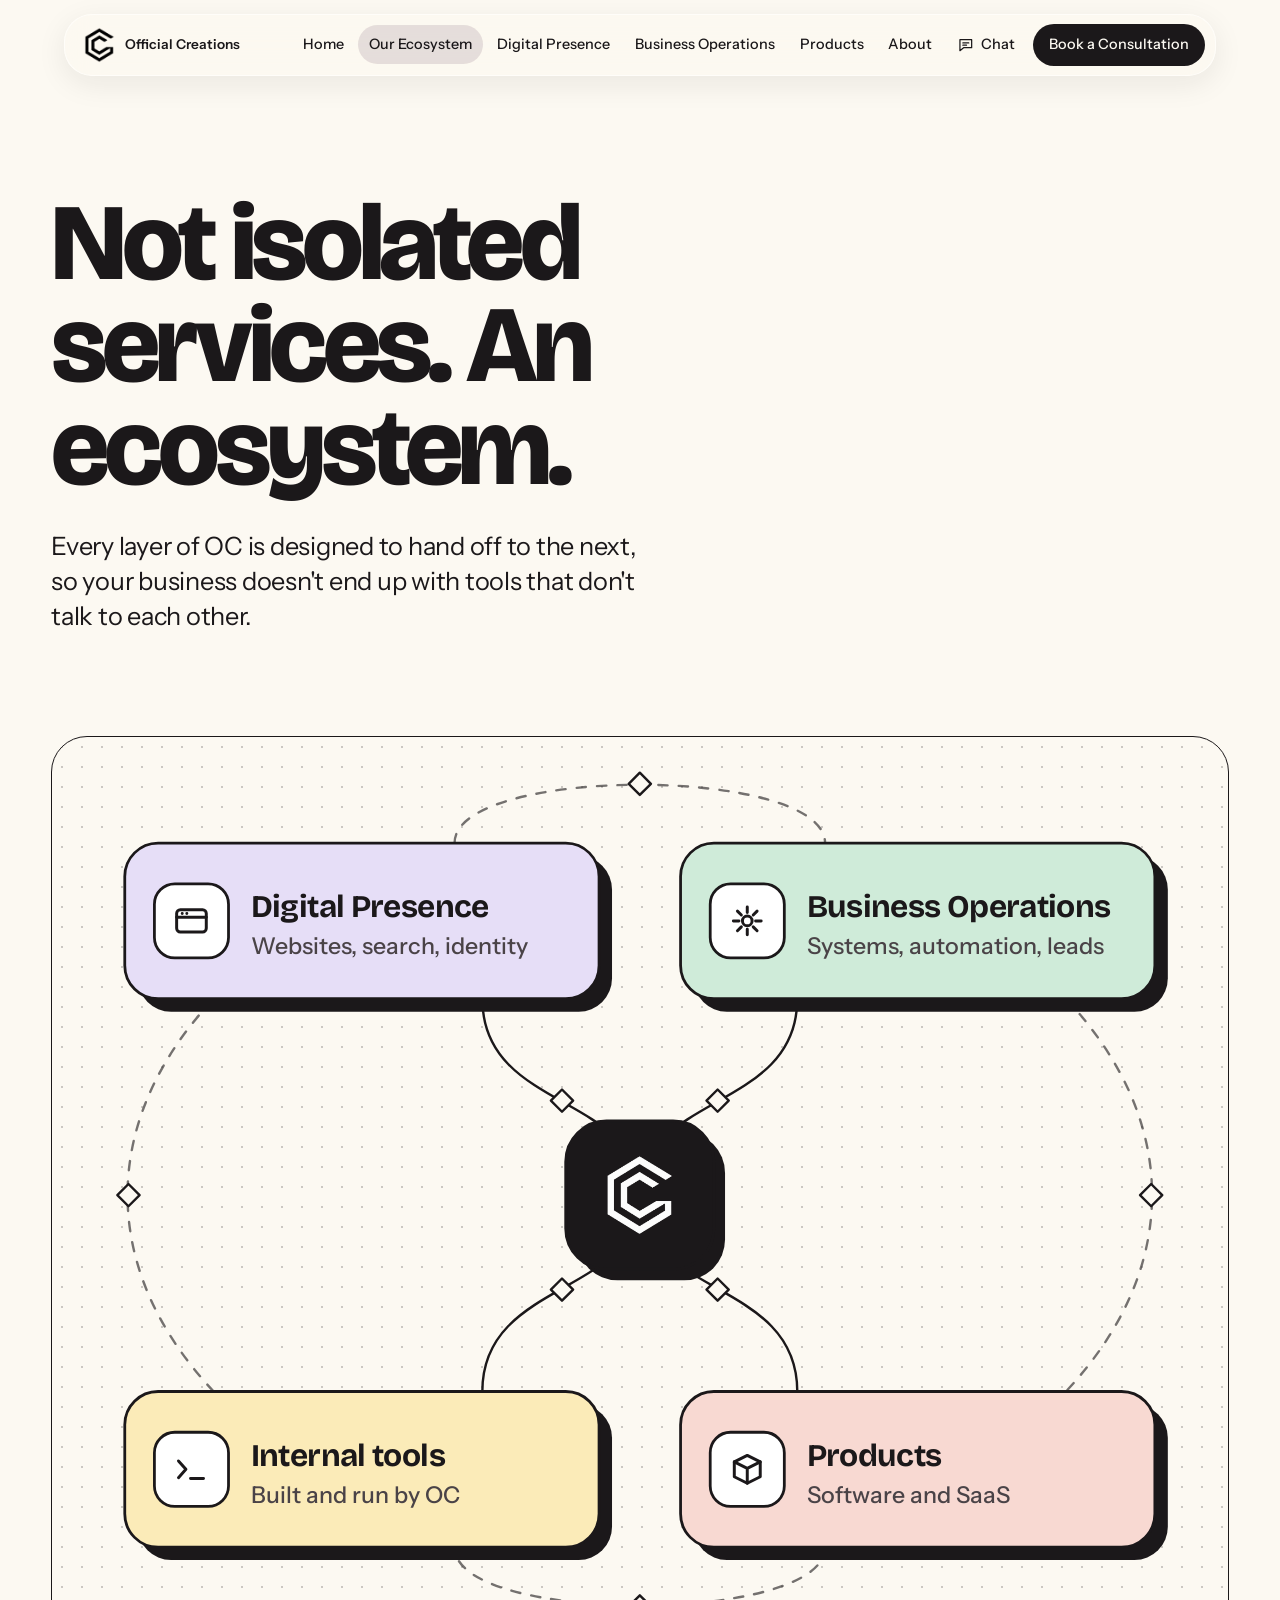
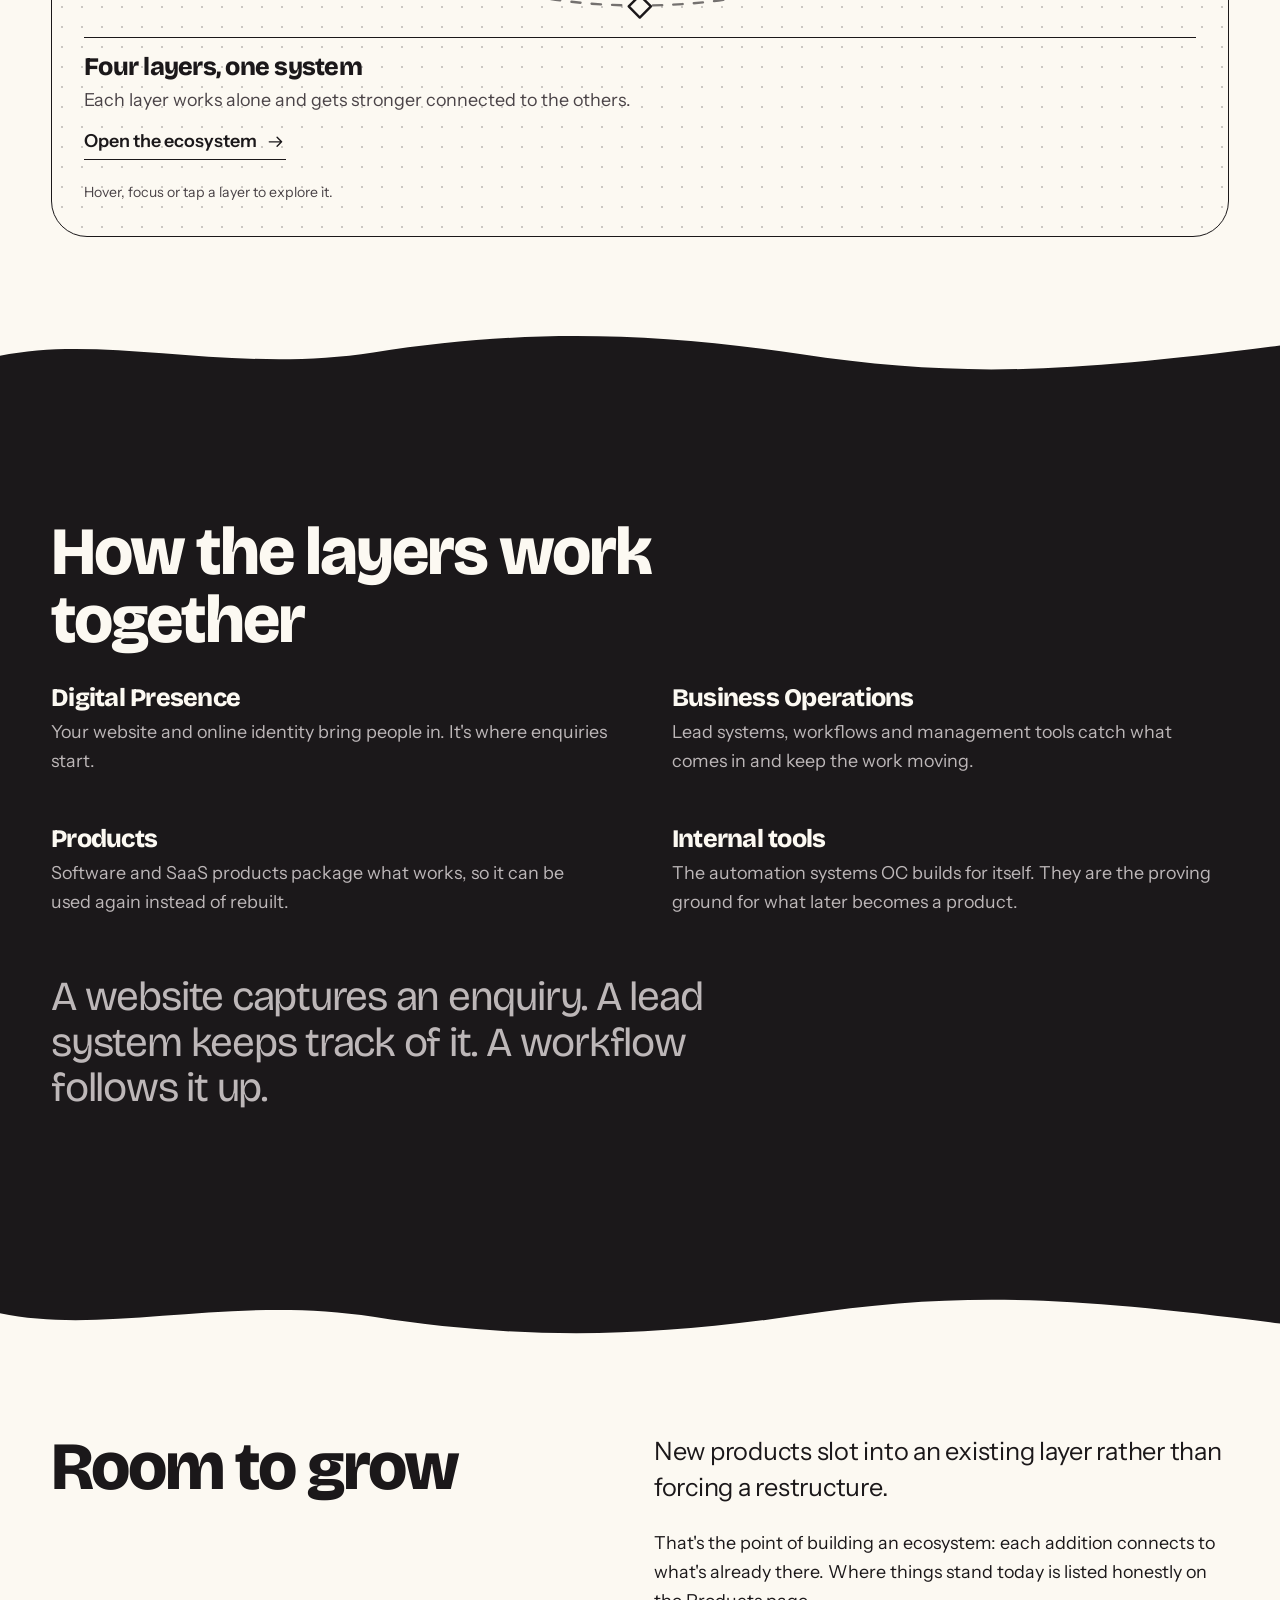
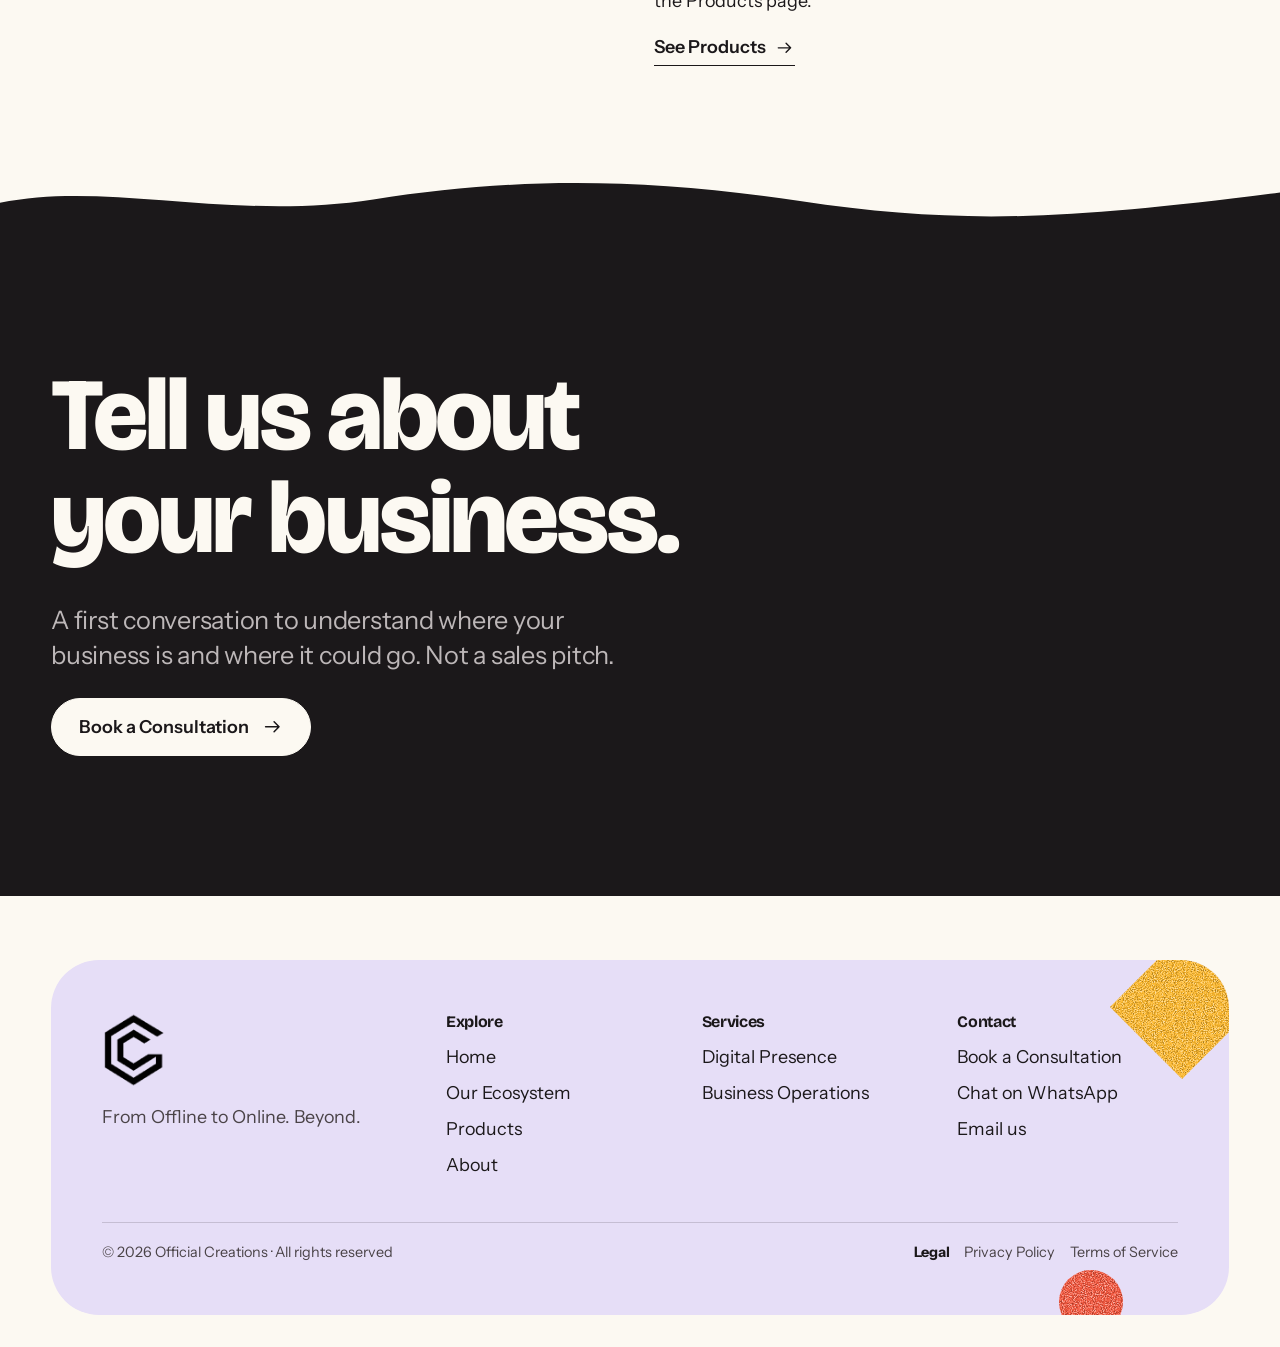
<file: ecosystem.html>
<!doctype html>
<html lang="en" class="no-js">
<head>
<meta charset="utf-8">
<meta name="viewport" content="width=device-width, initial-scale=1">
<title>Our Ecosystem | Official Creations</title>
<meta name="description" content="How Official Creations&#x27; digital presence, business operations, products and internal tools connect into one scalable system.">
<meta name="theme-color" content="#FCF9F2">
<meta property="og:title" content="Our Ecosystem | Official Creations">
<meta property="og:description" content="How Official Creations&#x27; digital presence, business operations, products and internal tools connect into one scalable system.">
<meta property="og:type" content="website">
<link rel="icon" type="image/png" sizes="192x192" href="assets/img/oc-favicon-192.png">
<link rel="icon" type="image/png" sizes="512x512" href="assets/img/oc-favicon-circle.png">
<link rel="shortcut icon" href="favicon.ico">
<link rel="apple-touch-icon" href="assets/img/oc-favicon-circle.png">
<link rel="preconnect" href="https://fonts.googleapis.com"><link rel="preconnect" href="https://fonts.gstatic.com" crossorigin><link rel="stylesheet" href="https://fonts.googleapis.com/css2?family=Bricolage+Grotesque:opsz,wght@12..96,700;12..96,800&family=Instrument+Serif:ital@1&family=Outfit:wght@800&family=Instrument+Sans:wght@400;500;600;700&display=swap">
<link rel="stylesheet" href="assets/css/oc.css">
</head>
<body data-page="ecosystem">
<svg width="0" height="0" style="position:absolute" aria-hidden="true" focusable="false"><defs>
<symbol id="i-site" viewBox="0 0 24 24"><path d="M4 6.5c0-1 .8-2 2-2h12c1.2 0 2 1 2 2v11c0 1-.8 2-2 2H6c-1.2 0-2-1-2-2z"/><path d="M4.2 9.6c5.2.4 10.5.3 15.6-.1"/><path d="M7 7.2h.01M9.4 7.2h.01"/></symbol>
<symbol id="i-search" viewBox="0 0 24 24"><path d="M10.5 4.5a6 6 0 1 0 .1 12 6 6 0 0 0-.1-12z"/><path d="M15.2 15.4l4.6 4.4"/></symbol>
<symbol id="i-identity" viewBox="0 0 24 24"><path d="M5 19l1-4.2L16.6 4.3a1.8 1.8 0 0 1 2.6 2.5L8.7 17.6z"/><path d="M14.8 6.2l2.9 2.8"/></symbol>
<symbol id="i-eye" viewBox="0 0 24 24"><path d="M2.8 12.2C5 8 8.3 6 12 6s7 2.1 9.2 6.1C19 16 15.7 18 12 18s-7-2-9.2-5.8z"/><path d="M12 9.6a2.6 2.6 0 1 0 .1 5.2 2.6 2.6 0 0 0-.1-5.2z"/></symbol>
<symbol id="i-social" viewBox="0 0 24 24"><path d="M5 5.5h14c.8 0 1.5.7 1.5 1.5v8c0 .8-.7 1.5-1.5 1.5h-6l-4 3v-3H5c-.8 0-1.5-.7-1.5-1.5V7c0-.8.7-1.5 1.5-1.5z"/></symbol>
<symbol id="i-flow" viewBox="0 0 24 24"><path d="M4.5 5h5.5v4.2H4.5z"/><path d="M14 14.8h5.5V19H14z"/><path d="M7.3 9.2v2.6c0 1.3.8 3 2.6 3H14"/></symbol>
<symbol id="i-system" viewBox="0 0 24 24"><path d="M12 4l8 4-8 4-8-4z"/><path d="M4 12.2l8 4 8-4"/><path d="M4 16l8 4 8-4"/></symbol>
<symbol id="i-funnel" viewBox="0 0 24 24"><path d="M4 5.5h16l-6 7.2v5.3l-4 1.8v-7.1z"/></symbol>
<symbol id="i-loop" viewBox="0 0 24 24"><path d="M19 12a7 7 0 1 1-2.2-5.1"/><path d="M19.2 4.6v3.8h-3.8"/></symbol>
<symbol id="i-arrow" viewBox="0 0 24 24"><path d="M4 12h15M13.5 6.5L19 12l-5.5 5.5"/></symbol>
<symbol id="i-chat" viewBox="0 0 24 24"><path d="M4 5h16v11H9l-5 4z"/><path d="M8 9.5h8M8 12.5h5"/></symbol>
<symbol id="i-cal" viewBox="0 0 24 24"><path d="M4 7.5c0-1 .8-2 2-2h12c1.2 0 2 1 2 2v11c0 1-.8 2-2 2H6c-1.2 0-2-1-2-2z"/><path d="M4.2 10.4h15.6M8 3.8v3M16 3.8v3"/></symbol>
<symbol id="i-clock" viewBox="0 0 24 24"><path d="M12 4.5a7.5 7.5 0 1 0 .1 15 7.5 7.5 0 0 0-.1-15z"/><path d="M12 8.2V12l2.8 1.8"/></symbol>
<symbol id="i-close" viewBox="0 0 24 24"><path d="M6 6l12 12M18 6L6 18"/></symbol>
<filter id="grain" x="0" y="0" width="100%" height="100%" color-interpolation-filters="sRGB"><feTurbulence type="fractalNoise" baseFrequency=".9" numOctaves="2" seed="7" result="n"/><feColorMatrix in="n" type="matrix" values="0 0 0 0 1  0 0 0 0 1  0 0 0 0 1  0 0 0 3.4 -1.62" result="light"/><feComposite in="light" in2="SourceAlpha" operator="in" result="lit"/><feColorMatrix in="n" type="matrix" values="0 0 0 0 0  0 0 0 0 0  0 0 0 0 0  0 0 0 -3.4 1.7" result="dark"/><feComposite in="dark" in2="SourceAlpha" operator="in" result="dk"/><feComponentTransfer in="dk" result="dk2"><feFuncA type="linear" slope=".32"/></feComponentTransfer><feComponentTransfer in="lit" result="lit2"><feFuncA type="linear" slope=".55"/></feComponentTransfer><feMerge><feMergeNode in="SourceGraphic"/><feMergeNode in="dk2"/><feMergeNode in="lit2"/></feMerge></filter>
</defs></svg>
<a class="skip" href="#main">Skip to content</a>
<header class="nav">
  <div class="nav-bar">
    <a class="logo" href="index.html" aria-label="Official Creations, home"><img src="assets/img/oc-logo.png" alt="" width="280" height="336"><small>Official Creations</small></a>
    <div class="nav-right">
      <a class="nav-book" href="book.html" data-book>Book</a>
      <button class="nav-toggle" type="button" aria-expanded="false" aria-controls="nav-links" aria-label="Open menu"><span></span><span></span></button>
    </div>
    <nav id="nav-links" class="nav-links" aria-label="Main">
      <a href="index.html">Home</a><a href="ecosystem.html" aria-current="page">Our Ecosystem</a><a href="digital-presence.html">Digital Presence</a><a href="business-operations.html">Business Operations</a><a href="products.html">Products</a><a href="about.html">About</a>
      <a class="nav-chat" href="https://wa.me/919711925052" target="_blank" rel="noopener" aria-label="Chat on WhatsApp"><svg class="ico" aria-hidden="true"><use href="#i-chat"/></svg><span>Chat</span></a>
      <a class="nav-cta" href="book.html" data-book>Book a Consultation</a>
    </nav>
  </div>
</header>
<main id="main">

<section class="page-hero"><div class="wrap">
  <h1>Not isolated services. An ecosystem.</h1>
  <p class="lede">Every layer of OC is designed to hand off to the next, so your business doesn't end up with tools that don't talk to each other.</p>
</div></section>

<section class="section" style="padding-top:0"><div class="wrap"><div class="map-card"><div class="map" data-map>
  <svg viewBox="0 0 600 460" role="group" aria-label="Official Creations ecosystem: four connected layers around a shared centre">
    <path class="link-line" d="M300 230 C300 175 215 185 215 124"/><path class="link-line" d="M300 230 C300 175 385 185 385 124"/><path class="link-line" d="M300 230 C300 285 385 275 385 336"/><path class="link-line" d="M300 230 C300 285 215 275 215 336"/><path class="link-line cross" d="M200 40 C200 -2 400 -2 400 40"/><path class="link-line cross" d="M530 124 C592 190 592 270 530 336"/><path class="link-line cross" d="M400 420 C400 462 200 462 200 420"/><path class="link-line cross" d="M70 336 C8 270 8 190 70 124"/><path class="dia" d="M258 173L264 179L258 185L252 179Z"/><path class="dia" d="M342 173L348 179L342 185L336 179Z"/><path class="dia" d="M342 275L348 281L342 287L336 281Z"/><path class="dia" d="M258 275L264 281L258 287L252 281Z"/><path class="dia" d="M300 2L306 8L300 14L294 8Z"/><path class="dia" d="M576 224L582 230L576 236L570 230Z"/><path class="dia" d="M300 446L306 452L300 458L294 452Z"/><path class="dia" d="M24 224L30 230L24 236L18 230Z"/>
    <g class="hub"><rect class="sh" x="266" y="196" width="80" height="80" rx="22"/><rect class="tile" x="260" y="190" width="80" height="80" rx="22"/><image href="assets/img/oc-mark-white.png" x="282.6" y="209" width="34.7" height="42" aria-hidden="true"/></g>
    <a class="node n0" href="digital-presence.html" data-title="Digital Presence" data-text="How people find, judge and contact your business." data-href="digital-presence.html" data-link="See Digital Presence" aria-label="Digital Presence: How people find, judge and contact your business."><rect class="sh" x="29" y="47" width="256" height="84" rx="18"/><g class="face"><rect class="card" x="22" y="40" width="256" height="84" rx="18"/><rect class="tile" x="38" y="62" width="40" height="40" rx="11"/><g class="ico" transform="translate(48 72)"><rect x="2" y="4" width="16" height="12" rx="2"/><path d="M2 8h16M5 6h.01M7.5 6h.01"/></g><text class="t1" x="90" y="80">Digital Presence</text><text class="t2" x="90" y="100">Websites, search, identity</text></g></a><a class="node n1" href="business-operations.html" data-title="Business Operations" data-text="How the work gets done behind the scenes, with connected systems." data-href="business-operations.html" data-link="See Business Operations" aria-label="Business Operations: How the work gets done behind the scenes, with connected systems."><rect class="sh" x="329" y="47" width="256" height="84" rx="18"/><g class="face"><rect class="card" x="322" y="40" width="256" height="84" rx="18"/><rect class="tile" x="338" y="62" width="40" height="40" rx="11"/><g class="ico" transform="translate(348 72)"><circle cx="10" cy="10" r="2.6"/><path d="M10 2.5v3M10 14.5v3M2.5 10h3M14.5 10h3M4.7 4.7l2.1 2.1M13.2 13.2l2.1 2.1M15.3 4.7l-2.1 2.1M6.8 13.2l-2.1 2.1"/></g><text class="t1" x="390" y="80">Business Operations</text><text class="t2" x="390" y="100">Systems, automation, leads</text></g></a><a class="node n2" href="products.html" data-title="Products" data-text="Software and SaaS products shaped around real business problems." data-href="products.html" data-link="See Products" aria-label="Products: Software and SaaS products shaped around real business problems."><rect class="sh" x="329" y="343" width="256" height="84" rx="18"/><g class="face"><rect class="card" x="322" y="336" width="256" height="84" rx="18"/><rect class="tile" x="338" y="358" width="40" height="40" rx="11"/><g class="ico" transform="translate(348 368)"><path d="M10 2.5l7 3.5v8l-7 3.5-7-3.5V6z"/><path d="M3 6l7 3.5L17 6M10 9.5V17.5"/></g><text class="t1" x="390" y="376">Products</text><text class="t2" x="390" y="396">Software and SaaS</text></g></a><a class="node n3" href="products.html#internal" data-title="Internal tools" data-text="The automation systems OC builds and runs itself, and builds on." data-href="products.html#internal" data-link="See the systems" aria-label="Internal tools: The automation systems OC builds and runs itself, and builds on."><rect class="sh" x="29" y="343" width="256" height="84" rx="18"/><g class="face"><rect class="card" x="22" y="336" width="256" height="84" rx="18"/><rect class="tile" x="38" y="358" width="40" height="40" rx="11"/><g class="ico" transform="translate(48 368)"><path d="M3 5.5l4 4.5-4 4.5M9.5 15h7"/></g><text class="t1" x="90" y="376">Internal tools</text><text class="t2" x="90" y="396">Built and run by OC</text></g></a>
  </svg>
  <div class="map-panel" aria-live="polite">
    <h3>Four layers, one system</h3>
    <p>Each layer works alone and gets stronger connected to the others.</p>
    <a class="link" href="ecosystem.html">Open the ecosystem <svg class="ico" aria-hidden="true"><use href="#i-arrow"/></svg></a>
  </div>
  <p class="map-hint">Hover, focus or tap a layer to explore it.</p>
</div></div></div></section>

<section class="section dark"><svg class="edge top" viewBox="0 0 1440 60" preserveAspectRatio="none" aria-hidden="true"><path d="M0 34C120 8 260 56 420 30S720 4 900 32s300 22 540-10V60H0z"/></svg>
  <div class="wrap">
    <h2 class="h2" style="max-width:16ch">How the layers work together</h2>
    <div class="cols two">
      <div><h3>Digital Presence</h3><p>Your website and online identity bring people in. It's where enquiries start.</p></div>
      <div><h3>Business Operations</h3><p>Lead systems, workflows and management tools catch what comes in and keep the work moving.</p></div>
      <div><h3>Products</h3><p>Software and SaaS products package what works, so it can be used again instead of rebuilt.</p></div>
      <div id="internal"><h3>Internal tools</h3><p>The automation systems OC builds for itself. They are the proving ground for what later becomes a product.</p></div>
    </div>
    <p class="handoff">A website captures an enquiry. A lead system keeps track of it. A workflow follows it up.</p>
  </div>
  <svg class="edge bottom" viewBox="0 0 1440 60" preserveAspectRatio="none" aria-hidden="true"><path d="M0 34C120 8 260 56 420 30S720 4 900 32s300 22 540-10V60H0z"/></svg>
</section>

<section class="section"><div class="wrap split">
  <h2 class="h2">Room to grow</h2>
  <div>
    <p class="lede">New products slot into an existing layer rather than forcing a restructure.</p>
    <p>That's the point of building an ecosystem: each addition connects to what's already there. Where things stand today is listed honestly on the Products page.</p>
    <p><a class="link" href="products.html">See Products <svg class="ico" aria-hidden="true"><use href="#i-arrow"/></svg></a></p>
  </div>
</div></section>
<section class="section dark final"><svg class="edge top" viewBox="0 0 1440 60" preserveAspectRatio="none" aria-hidden="true"><path d="M0 34C120 8 260 56 420 30S720 4 900 32s300 22 540-10V60H0z"/></svg>
  <div class="wrap">
    <h2>Tell us about your business.</h2>
    <p class="lede">A first conversation to understand where your business is and where it could go. Not a sales pitch.</p>
    <div class="cta-row"><a class="btn" href="book.html" data-book><span>Book a Consultation</span><svg class="ico" aria-hidden="true"><use href="#i-arrow"/></svg></a></div>
  </div>
</section>

</main>
<footer class="foot">
  <div class="wrap"><div class="foot-panel">
    <div aria-hidden="true"><div class="par " style="right:-1.6rem;top:-1.6rem;width:clamp(5rem,12vw,9rem)"><svg class="shp " viewBox="0 0 100 100" aria-hidden="true" focusable="false" style="color:var(--sun);transform:rotate(0deg)"><path d="M50 0L100 50L50 100L0 50Z"/></svg></div><div class="par " style="right:9%;bottom:-1.2rem;width:clamp(2.6rem,5vw,4rem)"><svg class="shp " viewBox="0 0 100 100" aria-hidden="true" focusable="false" style="color:var(--coral);transform:rotate(0deg)"><circle cx="50" cy="50" r="50"/></svg></div></div>
    <div class="foot-grid">
      <div><img class="foot-logo" src="assets/img/oc-logo.png" alt="Official Creations" width="280" height="336"><p class="foot-tag">From Offline to Online. Beyond.</p></div>
      <div><h4>Explore</h4><ul>
        <li><a href="index.html">Home</a></li><li><a href="ecosystem.html">Our Ecosystem</a></li>
        <li><a href="products.html">Products</a></li><li><a href="about.html">About</a></li></ul></div>
      <div><h4>Services</h4><ul>
        <li><a href="digital-presence.html">Digital Presence</a></li>
        <li><a href="business-operations.html">Business Operations</a></li></ul></div>
      <div><h4>Contact</h4><ul><li><a href="book.html" data-book>Book a Consultation</a></li><li><a href="https://wa.me/919711925052" target="_blank" rel="noopener">Chat on WhatsApp</a></li><li><a href="mailto:officialcreations.online@gmail.com">Email us</a></li></ul></div>
    </div>
    <div class="foot-legal"><span>&copy; <span id="yr">2026</span> Official Creations &middot; All rights reserved</span><nav class="foot-legal-links" aria-label="Legal"><span>Legal</span><a href="privacy.html">Privacy Policy</a><a href="terms.html">Terms of Service</a></nav></div>
  </div></div>
</footer>
<dialog id="book-sheet" class="sheet" aria-labelledby="sheet-title">
  <div class="sheet-in">
    <button class="sheet-x" type="button" aria-label="Close" data-close><svg class="ico" aria-hidden="true"><use href="#i-close"/></svg></button>
    <h2 id="sheet-title">Book a Consultation</h2>
    <p class="muted">A conversation about where your business is and where it could go. Not a pitch.</p>
    <div class="sheet-quick"><a class="btn" href="https://calendar.app.google/PonRCgVgWVxbKvs17" target="_blank" rel="noopener"><span>Pick a time</span><svg class="ico" aria-hidden="true"><use href="#i-cal"/></svg></a><a class="btn ghost" href="https://wa.me/919711925052" target="_blank" rel="noopener"><span>Chat on WhatsApp</span><svg class="ico" aria-hidden="true"><use href="#i-chat"/></svg></a></div><p class="sheet-or">Or suggest a time and we will confirm by email.</p>
    <form class="consult" id="s-form" data-to="officialcreations.online@gmail.com,sarthakbishtunfiltered@gmail.com" data-public="officialcreations.online@gmail.com">
      <div class="field-row"><div class="field"><label for="s-name">Your name</label><input id="s-name" name="name" required autocomplete="name"></div><div class="field"><label for="s-email">Email</label><input id="s-email" name="email" type="email" required autocomplete="email"></div></div>
      <div class="field-row"><div class="field"><label for="s-business">Business name</label><input id="s-business" name="business" required autocomplete="organization"></div><div class="field"><label for="s-site">Website or social page <span>(optional)</span></label><input id="s-site" name="site"></div></div><div class="field"><label for="s-interest">What are you looking for?</label><select id="s-interest" name="interest"><option>A website or better online presence</option><option>Better systems and automation</option><option>Both</option><option>Not sure yet</option></select></div>
      <div class="field"><label for="s-suggest">Suggest a time <span>(optional, your local time)</span></label><input id="s-suggest" name="suggest" type="datetime-local"></div>
      <div class="field"><label for="s-challenge">What's getting in the way?</label><textarea id="s-challenge" name="challenge" required></textarea></div>
      <button class="btn" type="submit"><span>Request a consultation</span><svg class="ico" aria-hidden="true"><use href="#i-arrow"/></svg></button>
      <p class="form-msg" role="status"></p>
      <p class="form-note">Sending opens your email app with this message ready to go.</p>
    </form>
  </div>
</dialog>
<script src="assets/js/oc.js" defer></script>
</body>
</html>
</file>
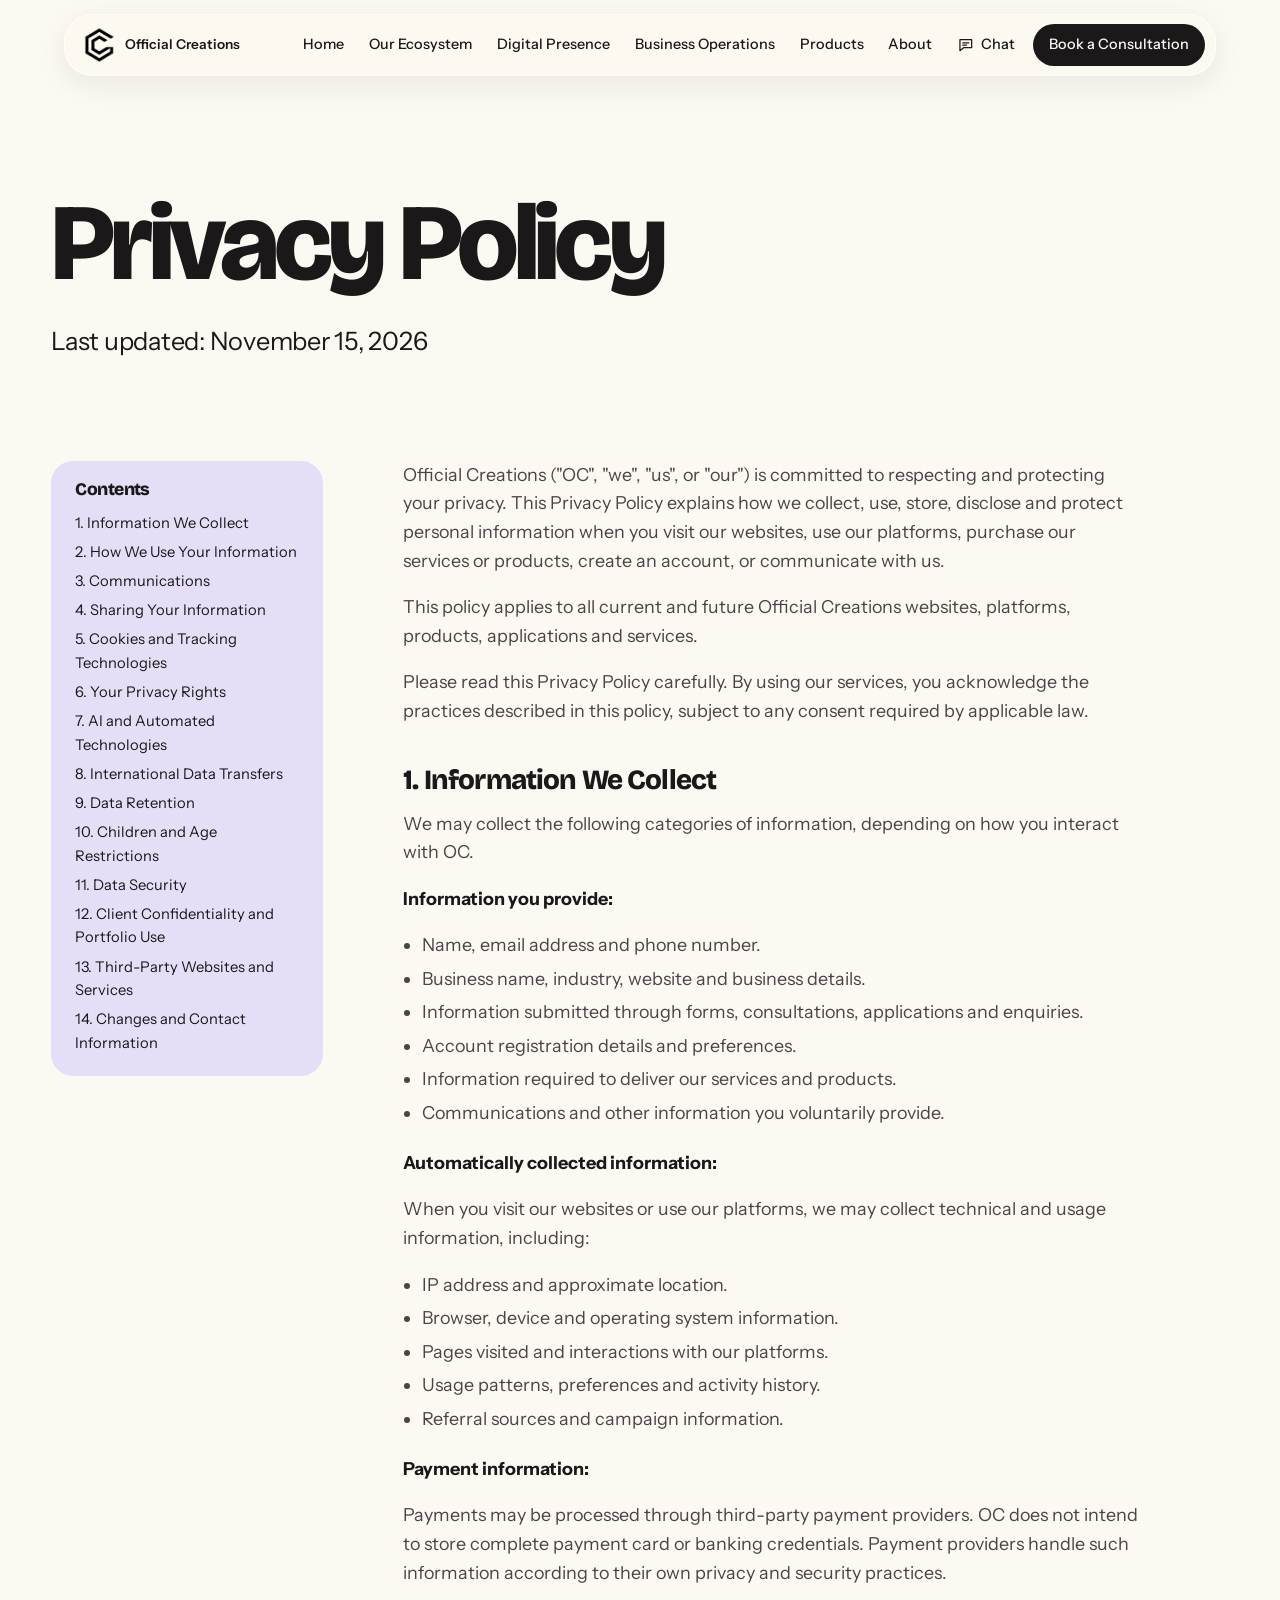
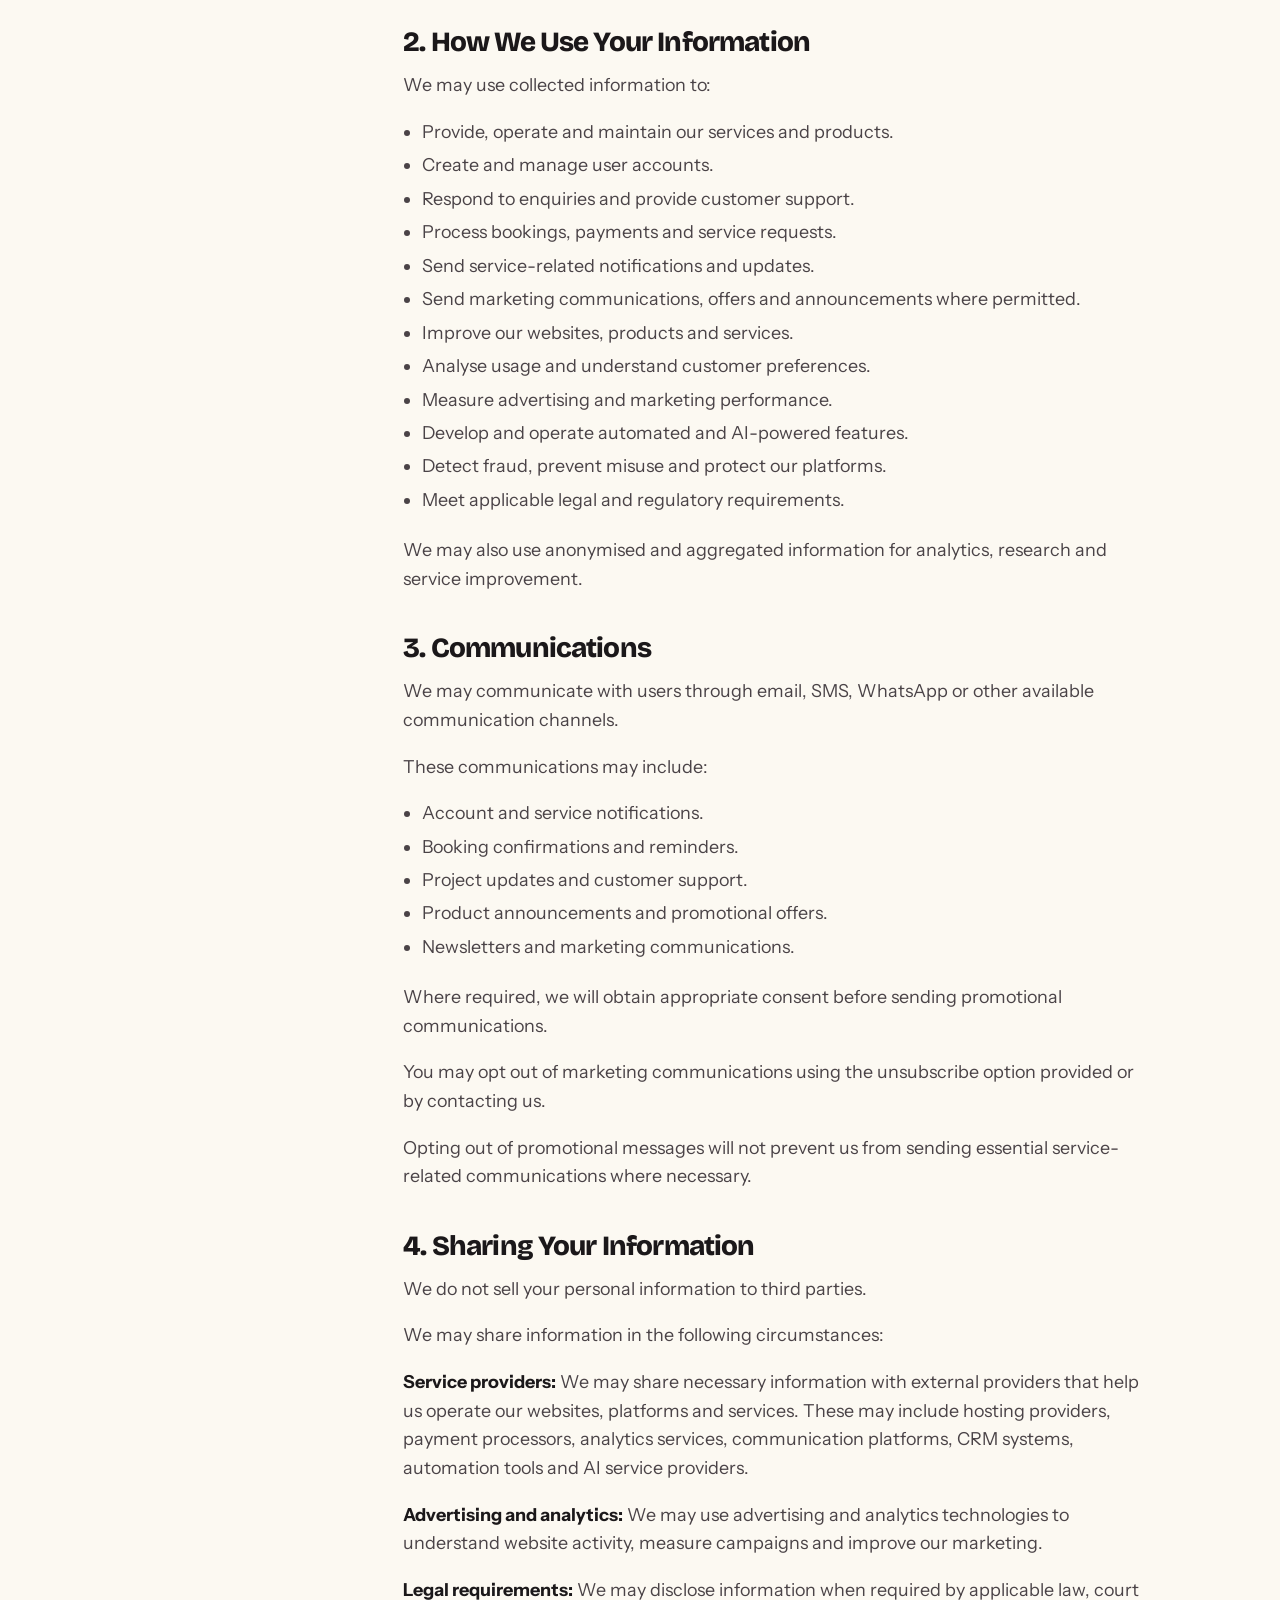
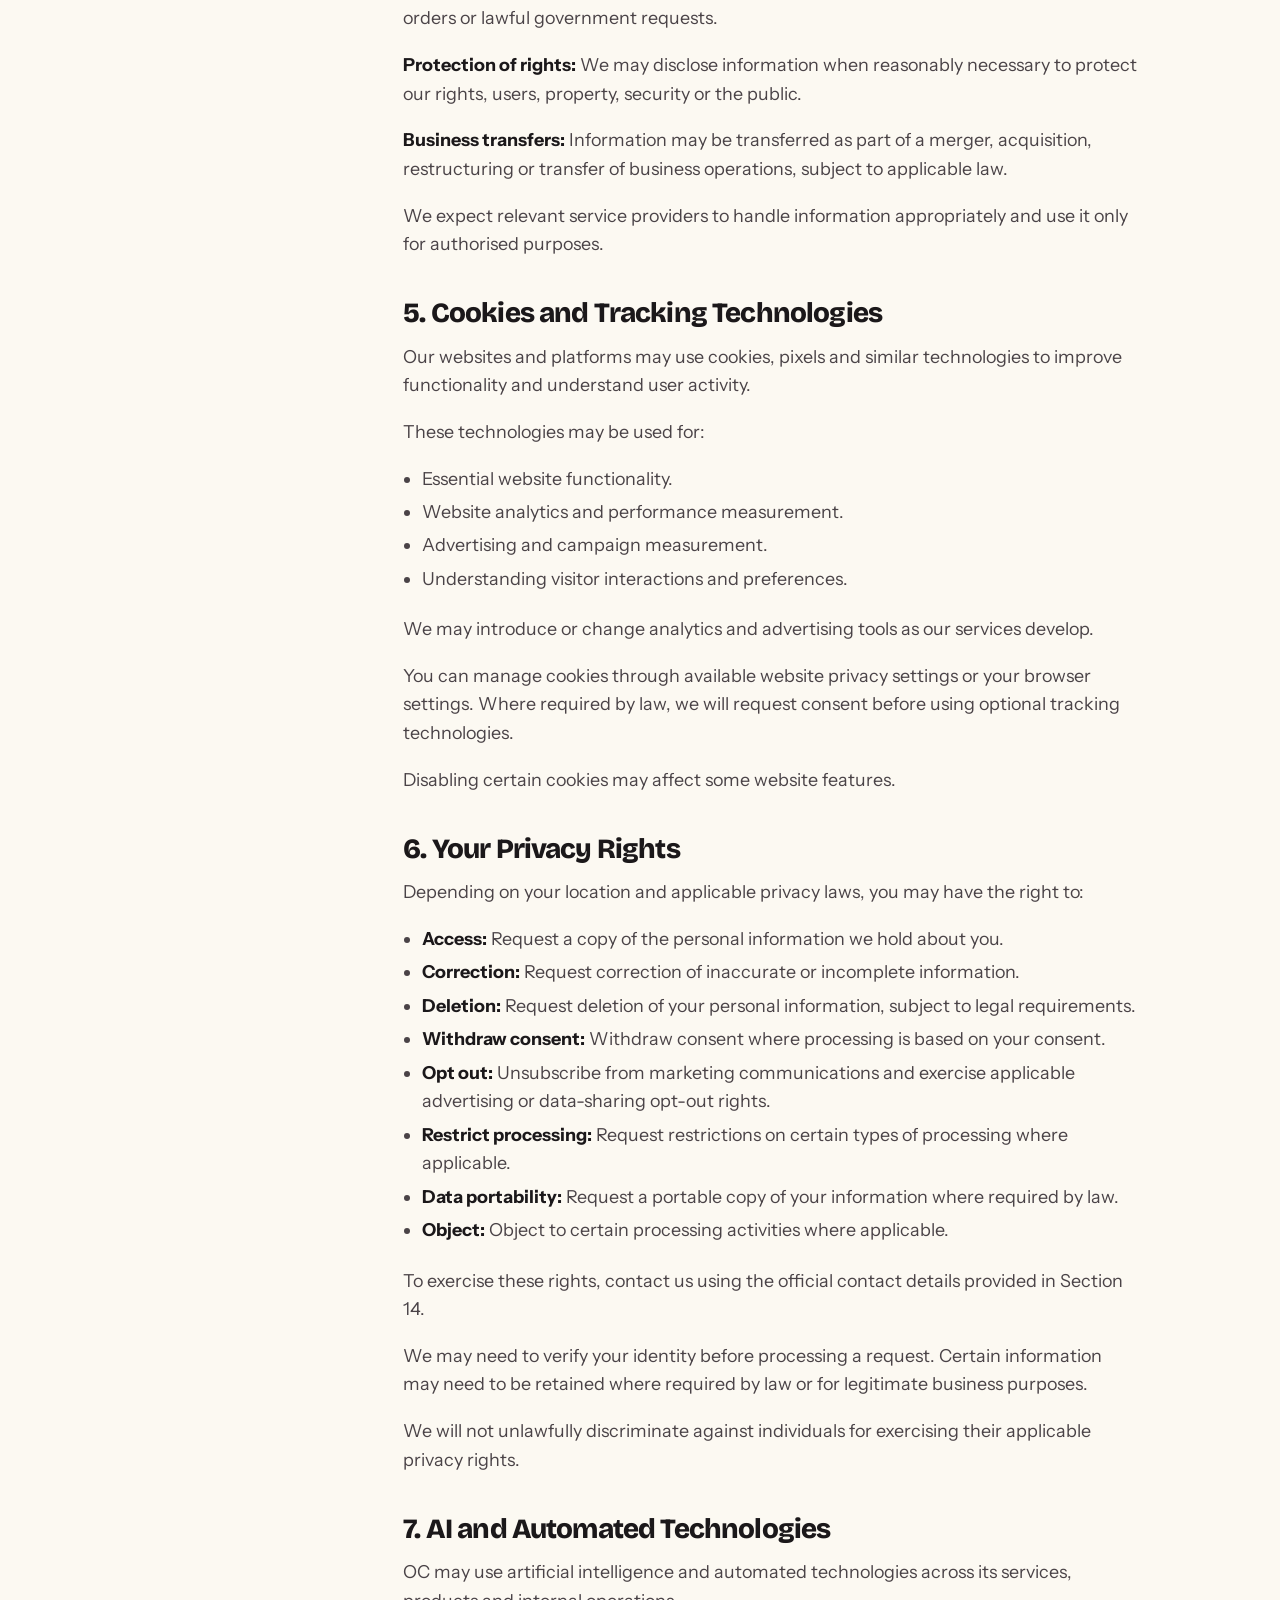
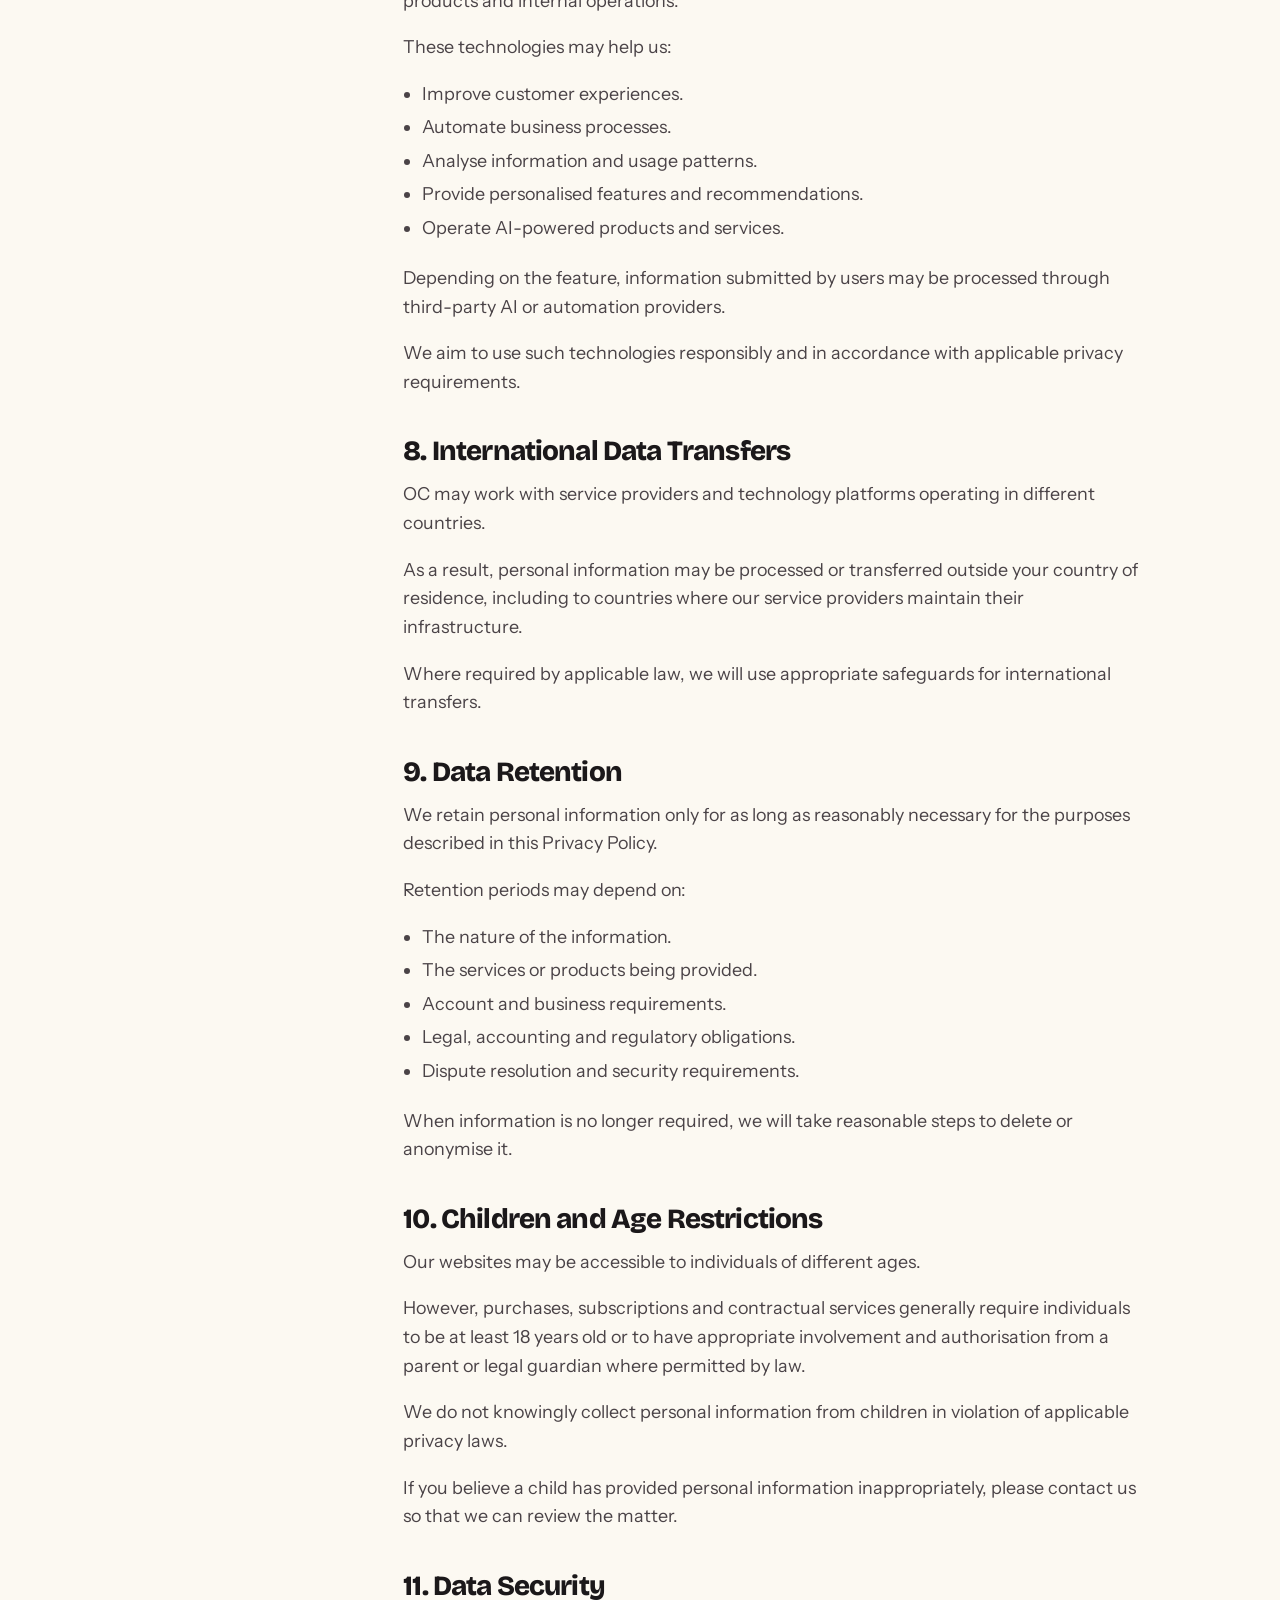
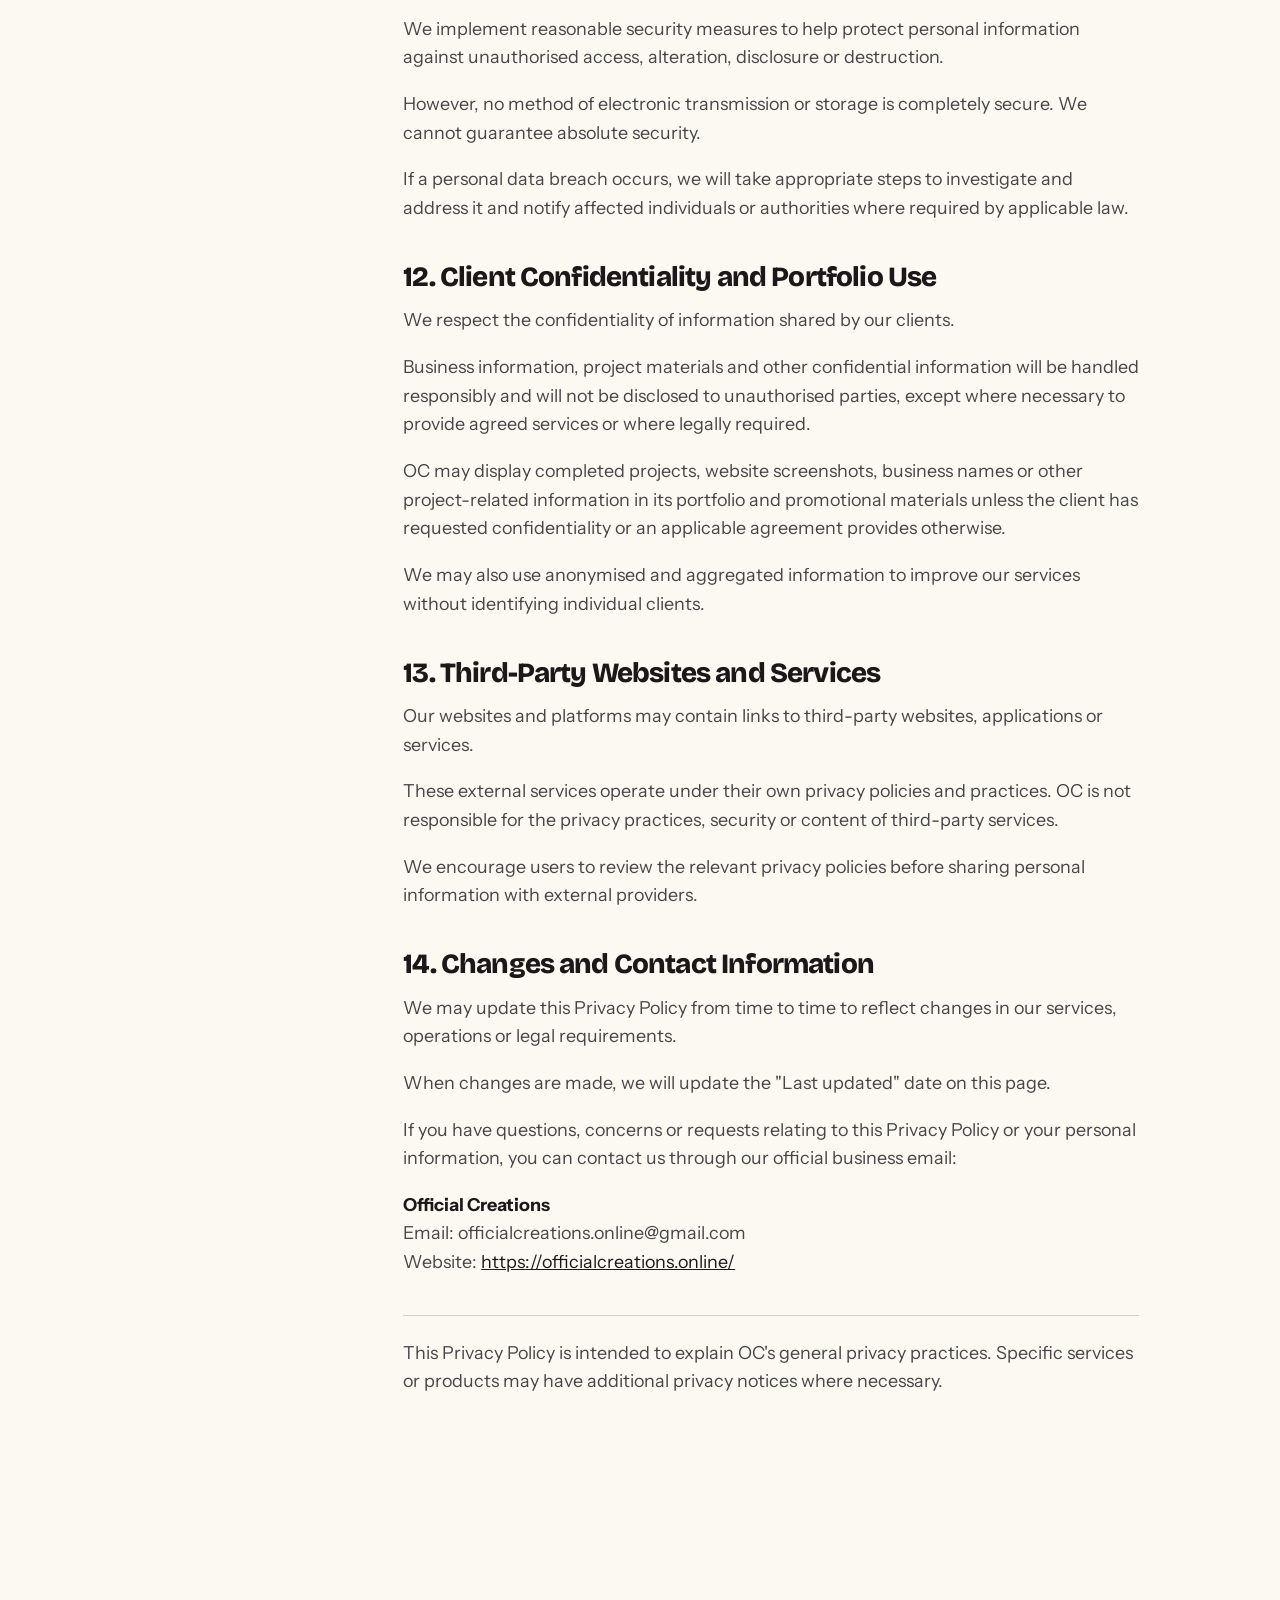
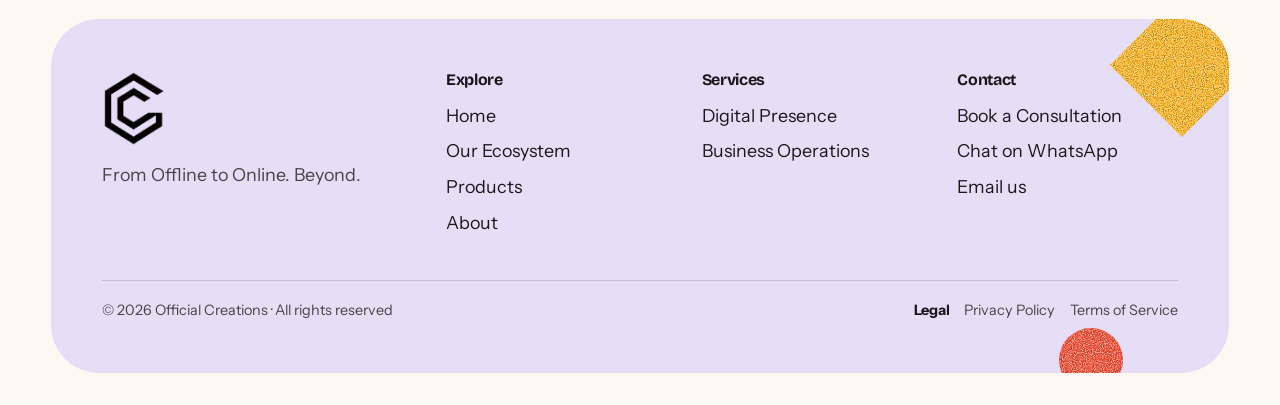
<file: privacy.html>
<!doctype html>
<html lang="en" class="no-js">
<head>
<meta charset="utf-8">
<meta name="viewport" content="width=device-width, initial-scale=1">
<title>Privacy Policy | Official Creations</title>
<meta name="description" content="How Official Creations collects, uses, stores and protects personal information.">
<meta name="theme-color" content="#FCF9F2">
<meta property="og:title" content="Privacy Policy | Official Creations">
<meta property="og:description" content="How Official Creations collects, uses, stores and protects personal information.">
<meta property="og:type" content="website">
<link rel="icon" type="image/png" sizes="192x192" href="assets/img/oc-favicon-192.png">
<link rel="icon" type="image/png" sizes="512x512" href="assets/img/oc-favicon-circle.png">
<link rel="shortcut icon" href="favicon.ico">
<link rel="apple-touch-icon" href="assets/img/oc-favicon-circle.png">
<link rel="preconnect" href="https://fonts.googleapis.com"><link rel="preconnect" href="https://fonts.gstatic.com" crossorigin><link rel="stylesheet" href="https://fonts.googleapis.com/css2?family=Bricolage+Grotesque:opsz,wght@12..96,700;12..96,800&family=Instrument+Serif:ital@1&family=Outfit:wght@800&family=Instrument+Sans:wght@400;500;600;700&display=swap">
<link rel="stylesheet" href="assets/css/oc.css">
</head>
<body data-page="privacy">
<svg width="0" height="0" style="position:absolute" aria-hidden="true" focusable="false"><defs>
<symbol id="i-site" viewBox="0 0 24 24"><path d="M4 6.5c0-1 .8-2 2-2h12c1.2 0 2 1 2 2v11c0 1-.8 2-2 2H6c-1.2 0-2-1-2-2z"/><path d="M4.2 9.6c5.2.4 10.5.3 15.6-.1"/><path d="M7 7.2h.01M9.4 7.2h.01"/></symbol>
<symbol id="i-search" viewBox="0 0 24 24"><path d="M10.5 4.5a6 6 0 1 0 .1 12 6 6 0 0 0-.1-12z"/><path d="M15.2 15.4l4.6 4.4"/></symbol>
<symbol id="i-identity" viewBox="0 0 24 24"><path d="M5 19l1-4.2L16.6 4.3a1.8 1.8 0 0 1 2.6 2.5L8.7 17.6z"/><path d="M14.8 6.2l2.9 2.8"/></symbol>
<symbol id="i-eye" viewBox="0 0 24 24"><path d="M2.8 12.2C5 8 8.3 6 12 6s7 2.1 9.2 6.1C19 16 15.7 18 12 18s-7-2-9.2-5.8z"/><path d="M12 9.6a2.6 2.6 0 1 0 .1 5.2 2.6 2.6 0 0 0-.1-5.2z"/></symbol>
<symbol id="i-social" viewBox="0 0 24 24"><path d="M5 5.5h14c.8 0 1.5.7 1.5 1.5v8c0 .8-.7 1.5-1.5 1.5h-6l-4 3v-3H5c-.8 0-1.5-.7-1.5-1.5V7c0-.8.7-1.5 1.5-1.5z"/></symbol>
<symbol id="i-flow" viewBox="0 0 24 24"><path d="M4.5 5h5.5v4.2H4.5z"/><path d="M14 14.8h5.5V19H14z"/><path d="M7.3 9.2v2.6c0 1.3.8 3 2.6 3H14"/></symbol>
<symbol id="i-system" viewBox="0 0 24 24"><path d="M12 4l8 4-8 4-8-4z"/><path d="M4 12.2l8 4 8-4"/><path d="M4 16l8 4 8-4"/></symbol>
<symbol id="i-funnel" viewBox="0 0 24 24"><path d="M4 5.5h16l-6 7.2v5.3l-4 1.8v-7.1z"/></symbol>
<symbol id="i-loop" viewBox="0 0 24 24"><path d="M19 12a7 7 0 1 1-2.2-5.1"/><path d="M19.2 4.6v3.8h-3.8"/></symbol>
<symbol id="i-arrow" viewBox="0 0 24 24"><path d="M4 12h15M13.5 6.5L19 12l-5.5 5.5"/></symbol>
<symbol id="i-chat" viewBox="0 0 24 24"><path d="M4 5h16v11H9l-5 4z"/><path d="M8 9.5h8M8 12.5h5"/></symbol>
<symbol id="i-cal" viewBox="0 0 24 24"><path d="M4 7.5c0-1 .8-2 2-2h12c1.2 0 2 1 2 2v11c0 1-.8 2-2 2H6c-1.2 0-2-1-2-2z"/><path d="M4.2 10.4h15.6M8 3.8v3M16 3.8v3"/></symbol>
<symbol id="i-clock" viewBox="0 0 24 24"><path d="M12 4.5a7.5 7.5 0 1 0 .1 15 7.5 7.5 0 0 0-.1-15z"/><path d="M12 8.2V12l2.8 1.8"/></symbol>
<symbol id="i-close" viewBox="0 0 24 24"><path d="M6 6l12 12M18 6L6 18"/></symbol>
<filter id="grain" x="0" y="0" width="100%" height="100%" color-interpolation-filters="sRGB"><feTurbulence type="fractalNoise" baseFrequency=".9" numOctaves="2" seed="7" result="n"/><feColorMatrix in="n" type="matrix" values="0 0 0 0 1  0 0 0 0 1  0 0 0 0 1  0 0 0 3.4 -1.62" result="light"/><feComposite in="light" in2="SourceAlpha" operator="in" result="lit"/><feColorMatrix in="n" type="matrix" values="0 0 0 0 0  0 0 0 0 0  0 0 0 0 0  0 0 0 -3.4 1.7" result="dark"/><feComposite in="dark" in2="SourceAlpha" operator="in" result="dk"/><feComponentTransfer in="dk" result="dk2"><feFuncA type="linear" slope=".32"/></feComponentTransfer><feComponentTransfer in="lit" result="lit2"><feFuncA type="linear" slope=".55"/></feComponentTransfer><feMerge><feMergeNode in="SourceGraphic"/><feMergeNode in="dk2"/><feMergeNode in="lit2"/></feMerge></filter>
</defs></svg>
<a class="skip" href="#main">Skip to content</a>
<header class="nav">
  <div class="nav-bar">
    <a class="logo" href="index.html" aria-label="Official Creations, home"><img src="assets/img/oc-logo.png" alt="" width="280" height="336"><small>Official Creations</small></a>
    <div class="nav-right">
      <a class="nav-book" href="book.html" data-book>Book</a>
      <button class="nav-toggle" type="button" aria-expanded="false" aria-controls="nav-links" aria-label="Open menu"><span></span><span></span></button>
    </div>
    <nav id="nav-links" class="nav-links" aria-label="Main">
      <a href="index.html">Home</a><a href="ecosystem.html">Our Ecosystem</a><a href="digital-presence.html">Digital Presence</a><a href="business-operations.html">Business Operations</a><a href="products.html">Products</a><a href="about.html">About</a>
      <a class="nav-chat" href="https://wa.me/919711925052" target="_blank" rel="noopener" aria-label="Chat on WhatsApp"><svg class="ico" aria-hidden="true"><use href="#i-chat"/></svg><span>Chat</span></a>
      <a class="nav-cta" href="book.html" data-book>Book a Consultation</a>
    </nav>
  </div>
</header>
<main id="main">

<section class="page-hero"><div class="wrap">
  <h1>Privacy Policy</h1>
  <p class="lede">Last updated: November 15, 2026</p>
</div></section>
<section class="section" style="padding-top:0"><div class="wrap legal">
  <nav class="legal-toc" aria-label="Contents"><h2>Contents</h2><ol><li><a href="#s1">1. Information We Collect</a></li><li><a href="#s2">2. How We Use Your Information</a></li><li><a href="#s3">3. Communications</a></li><li><a href="#s4">4. Sharing Your Information</a></li><li><a href="#s5">5. Cookies and Tracking Technologies</a></li><li><a href="#s6">6. Your Privacy Rights</a></li><li><a href="#s7">7. AI and Automated Technologies</a></li><li><a href="#s8">8. International Data Transfers</a></li><li><a href="#s9">9. Data Retention</a></li><li><a href="#s10">10. Children and Age Restrictions</a></li><li><a href="#s11">11. Data Security</a></li><li><a href="#s12">12. Client Confidentiality and Portfolio Use</a></li><li><a href="#s13">13. Third-Party Websites and Services</a></li><li><a href="#s14">14. Changes and Contact Information</a></li></ol></nav>
  <div><article class="legal-doc"><p>Official Creations (&quot;OC&quot;, &quot;we&quot;, &quot;us&quot;, or &quot;our&quot;) is committed to respecting and protecting your privacy. This Privacy Policy explains how we collect, use, store, disclose and protect personal information when you visit our websites, use our platforms, purchase our services or products, create an account, or communicate with us.</p>
<p>This policy applies to all current and future Official Creations websites, platforms, products, applications and services.</p>
<p>Please read this Privacy Policy carefully. By using our services, you acknowledge the practices described in this policy, subject to any consent required by applicable law.</p>
<h2 id="s1">1. Information We Collect</h2>
<p>We may collect the following categories of information, depending on how you interact with OC.</p>
<p><strong>Information you provide:</strong></p>
<ul>
<li>Name, email address and phone number.</li>
<li>Business name, industry, website and business details.</li>
<li>Information submitted through forms, consultations, applications and enquiries.</li>
<li>Account registration details and preferences.</li>
<li>Information required to deliver our services and products.</li>
<li>Communications and other information you voluntarily provide.</li>
</ul>
<p><strong>Automatically collected information:</strong></p>
<p>When you visit our websites or use our platforms, we may collect technical and usage information, including:</p>
<ul>
<li>IP address and approximate location.</li>
<li>Browser, device and operating system information.</li>
<li>Pages visited and interactions with our platforms.</li>
<li>Usage patterns, preferences and activity history.</li>
<li>Referral sources and campaign information.</li>
</ul>
<p><strong>Payment information:</strong></p>
<p>Payments may be processed through third-party payment providers. OC does not intend to store complete payment card or banking credentials. Payment providers handle such information according to their own privacy and security practices.</p>
<h2 id="s2">2. How We Use Your Information</h2>
<p>We may use collected information to:</p>
<ul>
<li>Provide, operate and maintain our services and products.</li>
<li>Create and manage user accounts.</li>
<li>Respond to enquiries and provide customer support.</li>
<li>Process bookings, payments and service requests.</li>
<li>Send service-related notifications and updates.</li>
<li>Send marketing communications, offers and announcements where permitted.</li>
<li>Improve our websites, products and services.</li>
<li>Analyse usage and understand customer preferences.</li>
<li>Measure advertising and marketing performance.</li>
<li>Develop and operate automated and AI-powered features.</li>
<li>Detect fraud, prevent misuse and protect our platforms.</li>
<li>Meet applicable legal and regulatory requirements.</li>
</ul>
<p>We may also use anonymised and aggregated information for analytics, research and service improvement.</p>
<h2 id="s3">3. Communications</h2>
<p>We may communicate with users through email, SMS, WhatsApp or other available communication channels.</p>
<p>These communications may include:</p>
<ul>
<li>Account and service notifications.</li>
<li>Booking confirmations and reminders.</li>
<li>Project updates and customer support.</li>
<li>Product announcements and promotional offers.</li>
<li>Newsletters and marketing communications.</li>
</ul>
<p>Where required, we will obtain appropriate consent before sending promotional communications.</p>
<p>You may opt out of marketing communications using the unsubscribe option provided or by contacting us.</p>
<p>Opting out of promotional messages will not prevent us from sending essential service-related communications where necessary.</p>
<h2 id="s4">4. Sharing Your Information</h2>
<p>We do not sell your personal information to third parties.</p>
<p>We may share information in the following circumstances:</p>
<p><strong>Service providers:</strong> We may share necessary information with external providers that help us operate our websites, platforms and services. These may include hosting providers, payment processors, analytics services, communication platforms, CRM systems, automation tools and AI service providers.</p>
<p><strong>Advertising and analytics:</strong> We may use advertising and analytics technologies to understand website activity, measure campaigns and improve our marketing.</p>
<p><strong>Legal requirements:</strong> We may disclose information when required by applicable law, court orders or lawful government requests.</p>
<p><strong>Protection of rights:</strong> We may disclose information when reasonably necessary to protect our rights, users, property, security or the public.</p>
<p><strong>Business transfers:</strong> Information may be transferred as part of a merger, acquisition, restructuring or transfer of business operations, subject to applicable law.</p>
<p>We expect relevant service providers to handle information appropriately and use it only for authorised purposes.</p>
<h2 id="s5">5. Cookies and Tracking Technologies</h2>
<p>Our websites and platforms may use cookies, pixels and similar technologies to improve functionality and understand user activity.</p>
<p>These technologies may be used for:</p>
<ul>
<li>Essential website functionality.</li>
<li>Website analytics and performance measurement.</li>
<li>Advertising and campaign measurement.</li>
<li>Understanding visitor interactions and preferences.</li>
</ul>
<p>We may introduce or change analytics and advertising tools as our services develop.</p>
<p>You can manage cookies through available website privacy settings or your browser settings. Where required by law, we will request consent before using optional tracking technologies.</p>
<p>Disabling certain cookies may affect some website features.</p>
<h2 id="s6">6. Your Privacy Rights</h2>
<p>Depending on your location and applicable privacy laws, you may have the right to:</p>
<ul>
<li><strong>Access:</strong> Request a copy of the personal information we hold about you.</li>
<li><strong>Correction:</strong> Request correction of inaccurate or incomplete information.</li>
<li><strong>Deletion:</strong> Request deletion of your personal information, subject to legal requirements.</li>
<li><strong>Withdraw consent:</strong> Withdraw consent where processing is based on your consent.</li>
<li><strong>Opt out:</strong> Unsubscribe from marketing communications and exercise applicable advertising or data-sharing opt-out rights.</li>
<li><strong>Restrict processing:</strong> Request restrictions on certain types of processing where applicable.</li>
<li><strong>Data portability:</strong> Request a portable copy of your information where required by law.</li>
<li><strong>Object:</strong> Object to certain processing activities where applicable.</li>
</ul>
<p>To exercise these rights, contact us using the official contact details provided in Section 14.</p>
<p>We may need to verify your identity before processing a request. Certain information may need to be retained where required by law or for legitimate business purposes.</p>
<p>We will not unlawfully discriminate against individuals for exercising their applicable privacy rights.</p>
<h2 id="s7">7. AI and Automated Technologies</h2>
<p>OC may use artificial intelligence and automated technologies across its services, products and internal operations.</p>
<p>These technologies may help us:</p>
<ul>
<li>Improve customer experiences.</li>
<li>Automate business processes.</li>
<li>Analyse information and usage patterns.</li>
<li>Provide personalised features and recommendations.</li>
<li>Operate AI-powered products and services.</li>
</ul>
<p>Depending on the feature, information submitted by users may be processed through third-party AI or automation providers.</p>
<p>We aim to use such technologies responsibly and in accordance with applicable privacy requirements.</p>
<h2 id="s8">8. International Data Transfers</h2>
<p>OC may work with service providers and technology platforms operating in different countries.</p>
<p>As a result, personal information may be processed or transferred outside your country of residence, including to countries where our service providers maintain their infrastructure.</p>
<p>Where required by applicable law, we will use appropriate safeguards for international transfers.</p>
<h2 id="s9">9. Data Retention</h2>
<p>We retain personal information only for as long as reasonably necessary for the purposes described in this Privacy Policy.</p>
<p>Retention periods may depend on:</p>
<ul>
<li>The nature of the information.</li>
<li>The services or products being provided.</li>
<li>Account and business requirements.</li>
<li>Legal, accounting and regulatory obligations.</li>
<li>Dispute resolution and security requirements.</li>
</ul>
<p>When information is no longer required, we will take reasonable steps to delete or anonymise it.</p>
<h2 id="s10">10. Children and Age Restrictions</h2>
<p>Our websites may be accessible to individuals of different ages.</p>
<p>However, purchases, subscriptions and contractual services generally require individuals to be at least 18 years old or to have appropriate involvement and authorisation from a parent or legal guardian where permitted by law.</p>
<p>We do not knowingly collect personal information from children in violation of applicable privacy laws.</p>
<p>If you believe a child has provided personal information inappropriately, please contact us so that we can review the matter.</p>
<h2 id="s11">11. Data Security</h2>
<p>We implement reasonable security measures to help protect personal information against unauthorised access, alteration, disclosure or destruction.</p>
<p>However, no method of electronic transmission or storage is completely secure. We cannot guarantee absolute security.</p>
<p>If a personal data breach occurs, we will take appropriate steps to investigate and address it and notify affected individuals or authorities where required by applicable law.</p>
<h2 id="s12">12. Client Confidentiality and Portfolio Use</h2>
<p>We respect the confidentiality of information shared by our clients.</p>
<p>Business information, project materials and other confidential information will be handled responsibly and will not be disclosed to unauthorised parties, except where necessary to provide agreed services or where legally required.</p>
<p>OC may display completed projects, website screenshots, business names or other project-related information in its portfolio and promotional materials unless the client has requested confidentiality or an applicable agreement provides otherwise.</p>
<p>We may also use anonymised and aggregated information to improve our services without identifying individual clients.</p>
<h2 id="s13">13. Third-Party Websites and Services</h2>
<p>Our websites and platforms may contain links to third-party websites, applications or services.</p>
<p>These external services operate under their own privacy policies and practices. OC is not responsible for the privacy practices, security or content of third-party services.</p>
<p>We encourage users to review the relevant privacy policies before sharing personal information with external providers.</p>
<h2 id="s14">14. Changes and Contact Information</h2>
<p>We may update this Privacy Policy from time to time to reflect changes in our services, operations or legal requirements.</p>
<p>When changes are made, we will update the &quot;Last updated&quot; date on this page.</p>
<p>If you have questions, concerns or requests relating to this Privacy Policy or your personal information, you can contact us through our official business email:</p>
<p><strong>Official Creations</strong><br>Email: officialcreations.online@gmail.com<br>Website: <a href="https://officialcreations.online/">https://officialcreations.online/</a></p>
<hr>
<p>This Privacy Policy is intended to explain OC&#x27;s general privacy practices. Specific services or products may have additional privacy notices where necessary.</p></article></div>
</div></section>

</main>
<footer class="foot">
  <div class="wrap"><div class="foot-panel">
    <div aria-hidden="true"><div class="par " style="right:-1.6rem;top:-1.6rem;width:clamp(5rem,12vw,9rem)"><svg class="shp " viewBox="0 0 100 100" aria-hidden="true" focusable="false" style="color:var(--sun);transform:rotate(0deg)"><path d="M50 0L100 50L50 100L0 50Z"/></svg></div><div class="par " style="right:9%;bottom:-1.2rem;width:clamp(2.6rem,5vw,4rem)"><svg class="shp " viewBox="0 0 100 100" aria-hidden="true" focusable="false" style="color:var(--coral);transform:rotate(0deg)"><circle cx="50" cy="50" r="50"/></svg></div></div>
    <div class="foot-grid">
      <div><img class="foot-logo" src="assets/img/oc-logo.png" alt="Official Creations" width="280" height="336"><p class="foot-tag">From Offline to Online. Beyond.</p></div>
      <div><h4>Explore</h4><ul>
        <li><a href="index.html">Home</a></li><li><a href="ecosystem.html">Our Ecosystem</a></li>
        <li><a href="products.html">Products</a></li><li><a href="about.html">About</a></li></ul></div>
      <div><h4>Services</h4><ul>
        <li><a href="digital-presence.html">Digital Presence</a></li>
        <li><a href="business-operations.html">Business Operations</a></li></ul></div>
      <div><h4>Contact</h4><ul><li><a href="book.html" data-book>Book a Consultation</a></li><li><a href="https://wa.me/919711925052" target="_blank" rel="noopener">Chat on WhatsApp</a></li><li><a href="mailto:officialcreations.online@gmail.com">Email us</a></li></ul></div>
    </div>
    <div class="foot-legal"><span>&copy; <span id="yr">2026</span> Official Creations &middot; All rights reserved</span><nav class="foot-legal-links" aria-label="Legal"><span>Legal</span><a href="privacy.html">Privacy Policy</a><a href="terms.html">Terms of Service</a></nav></div>
  </div></div>
</footer>
<dialog id="book-sheet" class="sheet" aria-labelledby="sheet-title">
  <div class="sheet-in">
    <button class="sheet-x" type="button" aria-label="Close" data-close><svg class="ico" aria-hidden="true"><use href="#i-close"/></svg></button>
    <h2 id="sheet-title">Book a Consultation</h2>
    <p class="muted">A conversation about where your business is and where it could go. Not a pitch.</p>
    <div class="sheet-quick"><a class="btn" href="https://calendar.app.google/PonRCgVgWVxbKvs17" target="_blank" rel="noopener"><span>Pick a time</span><svg class="ico" aria-hidden="true"><use href="#i-cal"/></svg></a><a class="btn ghost" href="https://wa.me/919711925052" target="_blank" rel="noopener"><span>Chat on WhatsApp</span><svg class="ico" aria-hidden="true"><use href="#i-chat"/></svg></a></div><p class="sheet-or">Or suggest a time and we will confirm by email.</p>
    <form class="consult" id="s-form" data-to="officialcreations.online@gmail.com,sarthakbishtunfiltered@gmail.com" data-public="officialcreations.online@gmail.com">
      <div class="field-row"><div class="field"><label for="s-name">Your name</label><input id="s-name" name="name" required autocomplete="name"></div><div class="field"><label for="s-email">Email</label><input id="s-email" name="email" type="email" required autocomplete="email"></div></div>
      <div class="field-row"><div class="field"><label for="s-business">Business name</label><input id="s-business" name="business" required autocomplete="organization"></div><div class="field"><label for="s-site">Website or social page <span>(optional)</span></label><input id="s-site" name="site"></div></div><div class="field"><label for="s-interest">What are you looking for?</label><select id="s-interest" name="interest"><option>A website or better online presence</option><option>Better systems and automation</option><option>Both</option><option>Not sure yet</option></select></div>
      <div class="field"><label for="s-suggest">Suggest a time <span>(optional, your local time)</span></label><input id="s-suggest" name="suggest" type="datetime-local"></div>
      <div class="field"><label for="s-challenge">What's getting in the way?</label><textarea id="s-challenge" name="challenge" required></textarea></div>
      <button class="btn" type="submit"><span>Request a consultation</span><svg class="ico" aria-hidden="true"><use href="#i-arrow"/></svg></button>
      <p class="form-msg" role="status"></p>
      <p class="form-note">Sending opens your email app with this message ready to go.</p>
    </form>
  </div>
</dialog>
<script src="assets/js/oc.js" defer></script>
</body>
</html>
</file>
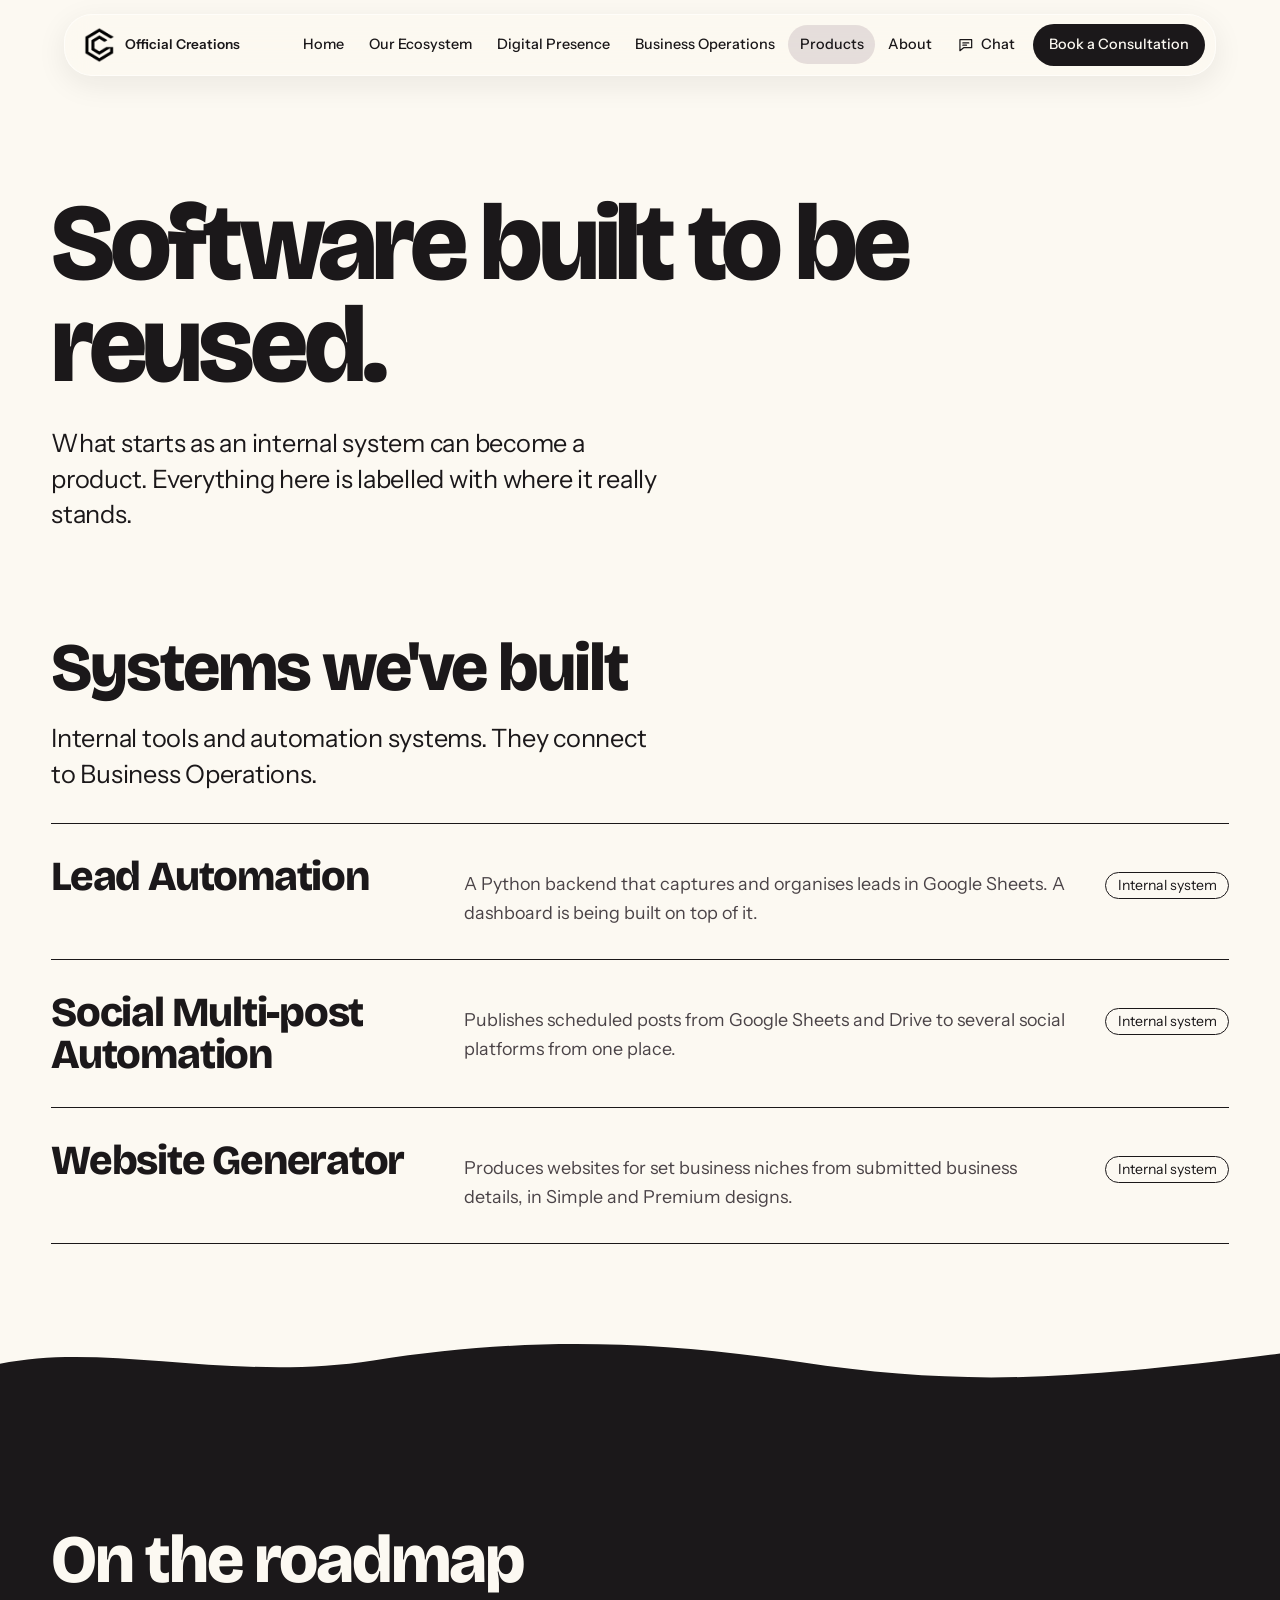
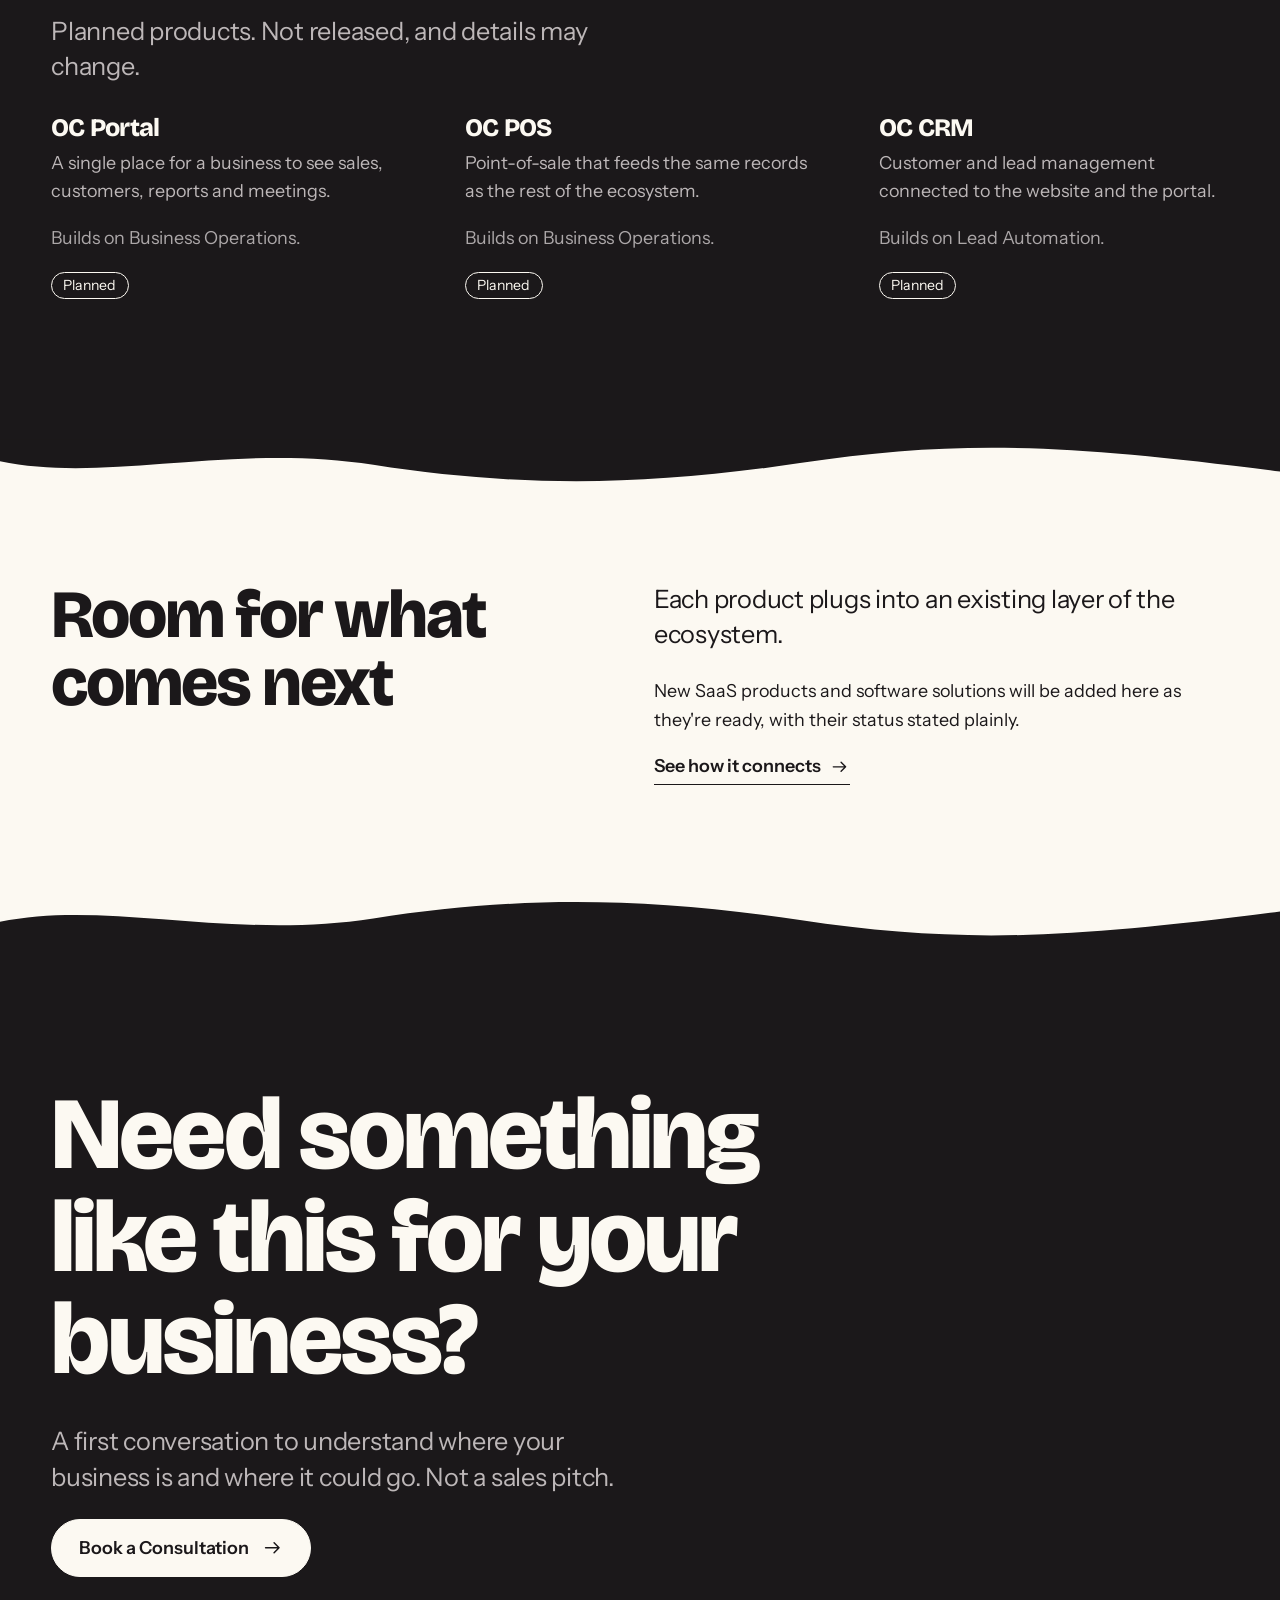
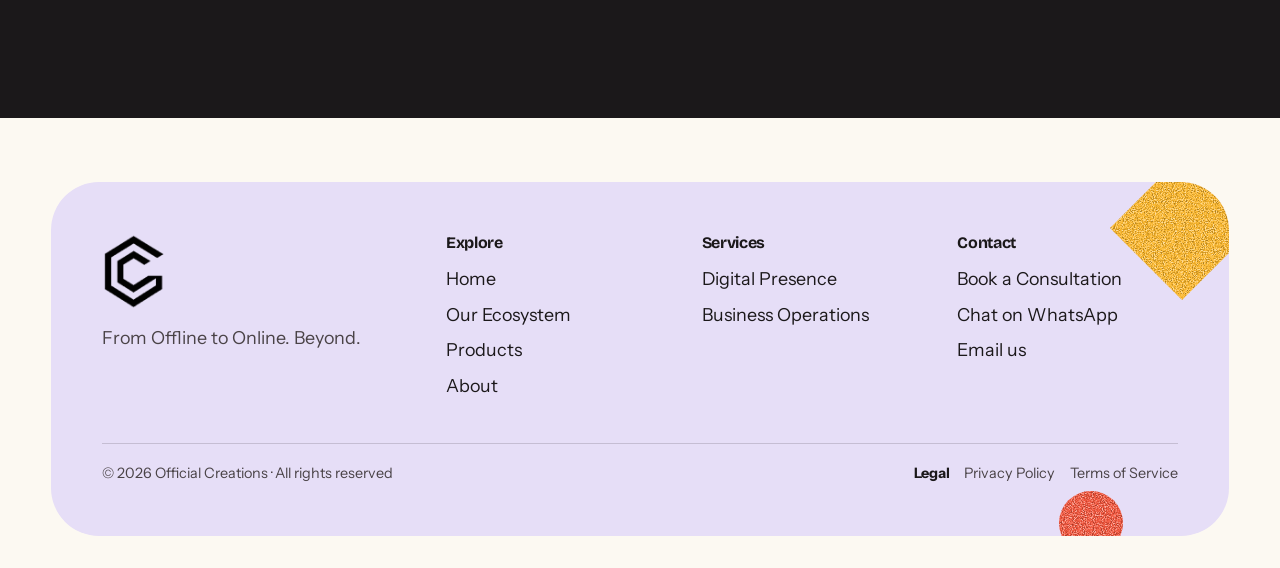
<file: products.html>
<!doctype html>
<html lang="en" class="no-js">
<head>
<meta charset="utf-8">
<meta name="viewport" content="width=device-width, initial-scale=1">
<title>Products | Official Creations</title>
<meta name="description" content="Software and SaaS products from Official Creations, labelled by their actual status.">
<meta name="theme-color" content="#FCF9F2">
<meta property="og:title" content="Products | Official Creations">
<meta property="og:description" content="Software and SaaS products from Official Creations, labelled by their actual status.">
<meta property="og:type" content="website">
<link rel="icon" type="image/png" sizes="192x192" href="assets/img/oc-favicon-192.png">
<link rel="icon" type="image/png" sizes="512x512" href="assets/img/oc-favicon-circle.png">
<link rel="shortcut icon" href="favicon.ico">
<link rel="apple-touch-icon" href="assets/img/oc-favicon-circle.png">
<link rel="preconnect" href="https://fonts.googleapis.com"><link rel="preconnect" href="https://fonts.gstatic.com" crossorigin><link rel="stylesheet" href="https://fonts.googleapis.com/css2?family=Bricolage+Grotesque:opsz,wght@12..96,700;12..96,800&family=Instrument+Serif:ital@1&family=Outfit:wght@800&family=Instrument+Sans:wght@400;500;600;700&display=swap">
<link rel="stylesheet" href="assets/css/oc.css">
</head>
<body data-page="products">
<svg width="0" height="0" style="position:absolute" aria-hidden="true" focusable="false"><defs>
<symbol id="i-site" viewBox="0 0 24 24"><path d="M4 6.5c0-1 .8-2 2-2h12c1.2 0 2 1 2 2v11c0 1-.8 2-2 2H6c-1.2 0-2-1-2-2z"/><path d="M4.2 9.6c5.2.4 10.5.3 15.6-.1"/><path d="M7 7.2h.01M9.4 7.2h.01"/></symbol>
<symbol id="i-search" viewBox="0 0 24 24"><path d="M10.5 4.5a6 6 0 1 0 .1 12 6 6 0 0 0-.1-12z"/><path d="M15.2 15.4l4.6 4.4"/></symbol>
<symbol id="i-identity" viewBox="0 0 24 24"><path d="M5 19l1-4.2L16.6 4.3a1.8 1.8 0 0 1 2.6 2.5L8.7 17.6z"/><path d="M14.8 6.2l2.9 2.8"/></symbol>
<symbol id="i-eye" viewBox="0 0 24 24"><path d="M2.8 12.2C5 8 8.3 6 12 6s7 2.1 9.2 6.1C19 16 15.7 18 12 18s-7-2-9.2-5.8z"/><path d="M12 9.6a2.6 2.6 0 1 0 .1 5.2 2.6 2.6 0 0 0-.1-5.2z"/></symbol>
<symbol id="i-social" viewBox="0 0 24 24"><path d="M5 5.5h14c.8 0 1.5.7 1.5 1.5v8c0 .8-.7 1.5-1.5 1.5h-6l-4 3v-3H5c-.8 0-1.5-.7-1.5-1.5V7c0-.8.7-1.5 1.5-1.5z"/></symbol>
<symbol id="i-flow" viewBox="0 0 24 24"><path d="M4.5 5h5.5v4.2H4.5z"/><path d="M14 14.8h5.5V19H14z"/><path d="M7.3 9.2v2.6c0 1.3.8 3 2.6 3H14"/></symbol>
<symbol id="i-system" viewBox="0 0 24 24"><path d="M12 4l8 4-8 4-8-4z"/><path d="M4 12.2l8 4 8-4"/><path d="M4 16l8 4 8-4"/></symbol>
<symbol id="i-funnel" viewBox="0 0 24 24"><path d="M4 5.5h16l-6 7.2v5.3l-4 1.8v-7.1z"/></symbol>
<symbol id="i-loop" viewBox="0 0 24 24"><path d="M19 12a7 7 0 1 1-2.2-5.1"/><path d="M19.2 4.6v3.8h-3.8"/></symbol>
<symbol id="i-arrow" viewBox="0 0 24 24"><path d="M4 12h15M13.5 6.5L19 12l-5.5 5.5"/></symbol>
<symbol id="i-chat" viewBox="0 0 24 24"><path d="M4 5h16v11H9l-5 4z"/><path d="M8 9.5h8M8 12.5h5"/></symbol>
<symbol id="i-cal" viewBox="0 0 24 24"><path d="M4 7.5c0-1 .8-2 2-2h12c1.2 0 2 1 2 2v11c0 1-.8 2-2 2H6c-1.2 0-2-1-2-2z"/><path d="M4.2 10.4h15.6M8 3.8v3M16 3.8v3"/></symbol>
<symbol id="i-clock" viewBox="0 0 24 24"><path d="M12 4.5a7.5 7.5 0 1 0 .1 15 7.5 7.5 0 0 0-.1-15z"/><path d="M12 8.2V12l2.8 1.8"/></symbol>
<symbol id="i-close" viewBox="0 0 24 24"><path d="M6 6l12 12M18 6L6 18"/></symbol>
<filter id="grain" x="0" y="0" width="100%" height="100%" color-interpolation-filters="sRGB"><feTurbulence type="fractalNoise" baseFrequency=".9" numOctaves="2" seed="7" result="n"/><feColorMatrix in="n" type="matrix" values="0 0 0 0 1  0 0 0 0 1  0 0 0 0 1  0 0 0 3.4 -1.62" result="light"/><feComposite in="light" in2="SourceAlpha" operator="in" result="lit"/><feColorMatrix in="n" type="matrix" values="0 0 0 0 0  0 0 0 0 0  0 0 0 0 0  0 0 0 -3.4 1.7" result="dark"/><feComposite in="dark" in2="SourceAlpha" operator="in" result="dk"/><feComponentTransfer in="dk" result="dk2"><feFuncA type="linear" slope=".32"/></feComponentTransfer><feComponentTransfer in="lit" result="lit2"><feFuncA type="linear" slope=".55"/></feComponentTransfer><feMerge><feMergeNode in="SourceGraphic"/><feMergeNode in="dk2"/><feMergeNode in="lit2"/></feMerge></filter>
</defs></svg>
<a class="skip" href="#main">Skip to content</a>
<header class="nav">
  <div class="nav-bar">
    <a class="logo" href="index.html" aria-label="Official Creations, home"><img src="assets/img/oc-logo.png" alt="" width="280" height="336"><small>Official Creations</small></a>
    <div class="nav-right">
      <a class="nav-book" href="book.html" data-book>Book</a>
      <button class="nav-toggle" type="button" aria-expanded="false" aria-controls="nav-links" aria-label="Open menu"><span></span><span></span></button>
    </div>
    <nav id="nav-links" class="nav-links" aria-label="Main">
      <a href="index.html">Home</a><a href="ecosystem.html">Our Ecosystem</a><a href="digital-presence.html">Digital Presence</a><a href="business-operations.html">Business Operations</a><a href="products.html" aria-current="page">Products</a><a href="about.html">About</a>
      <a class="nav-chat" href="https://wa.me/919711925052" target="_blank" rel="noopener" aria-label="Chat on WhatsApp"><svg class="ico" aria-hidden="true"><use href="#i-chat"/></svg><span>Chat</span></a>
      <a class="nav-cta" href="book.html" data-book>Book a Consultation</a>
    </nav>
  </div>
</header>
<main id="main">

<section class="page-hero"><div class="wrap">
  <h1>Software built to be reused.</h1>
  <p class="lede">What starts as an internal system can become a product. Everything here is labelled with where it really stands.</p>
</div></section>

<section class="section" style="padding-top:0" id="internal"><div class="wrap">
  <h2 class="h2">Systems we've built</h2>
  <p class="lede" style="margin:1.2rem 0 2rem">Internal tools and automation systems. They connect to Business Operations.</p>
  <div class="prod"><h3>Lead Automation</h3><p>A Python backend that captures and organises leads in Google Sheets. A dashboard is being built on top of it.</p><span class="tag">Internal system</span></div><div class="prod"><h3>Social Multi-post Automation</h3><p>Publishes scheduled posts from Google Sheets and Drive to several social platforms from one place.</p><span class="tag">Internal system</span></div><div class="prod"><h3>Website Generator</h3><p>Produces websites for set business niches from submitted business details, in Simple and Premium designs.</p><span class="tag">Internal system</span></div>
  <div style="border-top:1.5px solid var(--ink)"></div>
</div></section>

<section class="section dark"><svg class="edge top" viewBox="0 0 1440 60" preserveAspectRatio="none" aria-hidden="true"><path d="M0 34C120 8 260 56 420 30S720 4 900 32s300 22 540-10V60H0z"/></svg>
  <div class="wrap">
    <h2 class="h2">On the roadmap</h2>
    <p class="lede" style="margin:1.2rem 0 2rem">Planned products. Not released, and details may change.</p>
    <div class="cols three">
      <div><h3>OC Portal</h3><p>A single place for a business to see sales, customers, reports and meetings.</p><p class="muted">Builds on Business Operations.</p><span class="tag">Planned</span></div><div><h3>OC POS</h3><p>Point-of-sale that feeds the same records as the rest of the ecosystem.</p><p class="muted">Builds on Business Operations.</p><span class="tag">Planned</span></div><div><h3>OC CRM</h3><p>Customer and lead management connected to the website and the portal.</p><p class="muted">Builds on Lead Automation.</p><span class="tag">Planned</span></div>
    </div>
  </div>
  <svg class="edge bottom" viewBox="0 0 1440 60" preserveAspectRatio="none" aria-hidden="true"><path d="M0 34C120 8 260 56 420 30S720 4 900 32s300 22 540-10V60H0z"/></svg>
</section>

<section class="section"><div class="wrap split">
  <h2 class="h2">Room for what comes next</h2>
  <div>
    <p class="lede">Each product plugs into an existing layer of the ecosystem.</p>
    <p>New SaaS products and software solutions will be added here as they're ready, with their status stated plainly.</p>
    <p><a class="link" href="ecosystem.html">See how it connects <svg class="ico" aria-hidden="true"><use href="#i-arrow"/></svg></a></p>
  </div>
</div></section>
<section class="section dark final"><svg class="edge top" viewBox="0 0 1440 60" preserveAspectRatio="none" aria-hidden="true"><path d="M0 34C120 8 260 56 420 30S720 4 900 32s300 22 540-10V60H0z"/></svg>
  <div class="wrap">
    <h2>Need something like this for your business?</h2>
    <p class="lede">A first conversation to understand where your business is and where it could go. Not a sales pitch.</p>
    <div class="cta-row"><a class="btn" href="book.html" data-book><span>Book a Consultation</span><svg class="ico" aria-hidden="true"><use href="#i-arrow"/></svg></a></div>
  </div>
</section>

</main>
<footer class="foot">
  <div class="wrap"><div class="foot-panel">
    <div aria-hidden="true"><div class="par " style="right:-1.6rem;top:-1.6rem;width:clamp(5rem,12vw,9rem)"><svg class="shp " viewBox="0 0 100 100" aria-hidden="true" focusable="false" style="color:var(--sun);transform:rotate(0deg)"><path d="M50 0L100 50L50 100L0 50Z"/></svg></div><div class="par " style="right:9%;bottom:-1.2rem;width:clamp(2.6rem,5vw,4rem)"><svg class="shp " viewBox="0 0 100 100" aria-hidden="true" focusable="false" style="color:var(--coral);transform:rotate(0deg)"><circle cx="50" cy="50" r="50"/></svg></div></div>
    <div class="foot-grid">
      <div><img class="foot-logo" src="assets/img/oc-logo.png" alt="Official Creations" width="280" height="336"><p class="foot-tag">From Offline to Online. Beyond.</p></div>
      <div><h4>Explore</h4><ul>
        <li><a href="index.html">Home</a></li><li><a href="ecosystem.html">Our Ecosystem</a></li>
        <li><a href="products.html">Products</a></li><li><a href="about.html">About</a></li></ul></div>
      <div><h4>Services</h4><ul>
        <li><a href="digital-presence.html">Digital Presence</a></li>
        <li><a href="business-operations.html">Business Operations</a></li></ul></div>
      <div><h4>Contact</h4><ul><li><a href="book.html" data-book>Book a Consultation</a></li><li><a href="https://wa.me/919711925052" target="_blank" rel="noopener">Chat on WhatsApp</a></li><li><a href="mailto:officialcreations.online@gmail.com">Email us</a></li></ul></div>
    </div>
    <div class="foot-legal"><span>&copy; <span id="yr">2026</span> Official Creations &middot; All rights reserved</span><nav class="foot-legal-links" aria-label="Legal"><span>Legal</span><a href="privacy.html">Privacy Policy</a><a href="terms.html">Terms of Service</a></nav></div>
  </div></div>
</footer>
<dialog id="book-sheet" class="sheet" aria-labelledby="sheet-title">
  <div class="sheet-in">
    <button class="sheet-x" type="button" aria-label="Close" data-close><svg class="ico" aria-hidden="true"><use href="#i-close"/></svg></button>
    <h2 id="sheet-title">Book a Consultation</h2>
    <p class="muted">A conversation about where your business is and where it could go. Not a pitch.</p>
    <div class="sheet-quick"><a class="btn" href="https://calendar.app.google/PonRCgVgWVxbKvs17" target="_blank" rel="noopener"><span>Pick a time</span><svg class="ico" aria-hidden="true"><use href="#i-cal"/></svg></a><a class="btn ghost" href="https://wa.me/919711925052" target="_blank" rel="noopener"><span>Chat on WhatsApp</span><svg class="ico" aria-hidden="true"><use href="#i-chat"/></svg></a></div><p class="sheet-or">Or suggest a time and we will confirm by email.</p>
    <form class="consult" id="s-form" data-to="officialcreations.online@gmail.com,sarthakbishtunfiltered@gmail.com" data-public="officialcreations.online@gmail.com">
      <div class="field-row"><div class="field"><label for="s-name">Your name</label><input id="s-name" name="name" required autocomplete="name"></div><div class="field"><label for="s-email">Email</label><input id="s-email" name="email" type="email" required autocomplete="email"></div></div>
      <div class="field-row"><div class="field"><label for="s-business">Business name</label><input id="s-business" name="business" required autocomplete="organization"></div><div class="field"><label for="s-site">Website or social page <span>(optional)</span></label><input id="s-site" name="site"></div></div><div class="field"><label for="s-interest">What are you looking for?</label><select id="s-interest" name="interest"><option>A website or better online presence</option><option>Better systems and automation</option><option>Both</option><option>Not sure yet</option></select></div>
      <div class="field"><label for="s-suggest">Suggest a time <span>(optional, your local time)</span></label><input id="s-suggest" name="suggest" type="datetime-local"></div>
      <div class="field"><label for="s-challenge">What's getting in the way?</label><textarea id="s-challenge" name="challenge" required></textarea></div>
      <button class="btn" type="submit"><span>Request a consultation</span><svg class="ico" aria-hidden="true"><use href="#i-arrow"/></svg></button>
      <p class="form-msg" role="status"></p>
      <p class="form-note">Sending opens your email app with this message ready to go.</p>
    </form>
  </div>
</dialog>
<script src="assets/js/oc.js" defer></script>
</body>
</html>
</file>
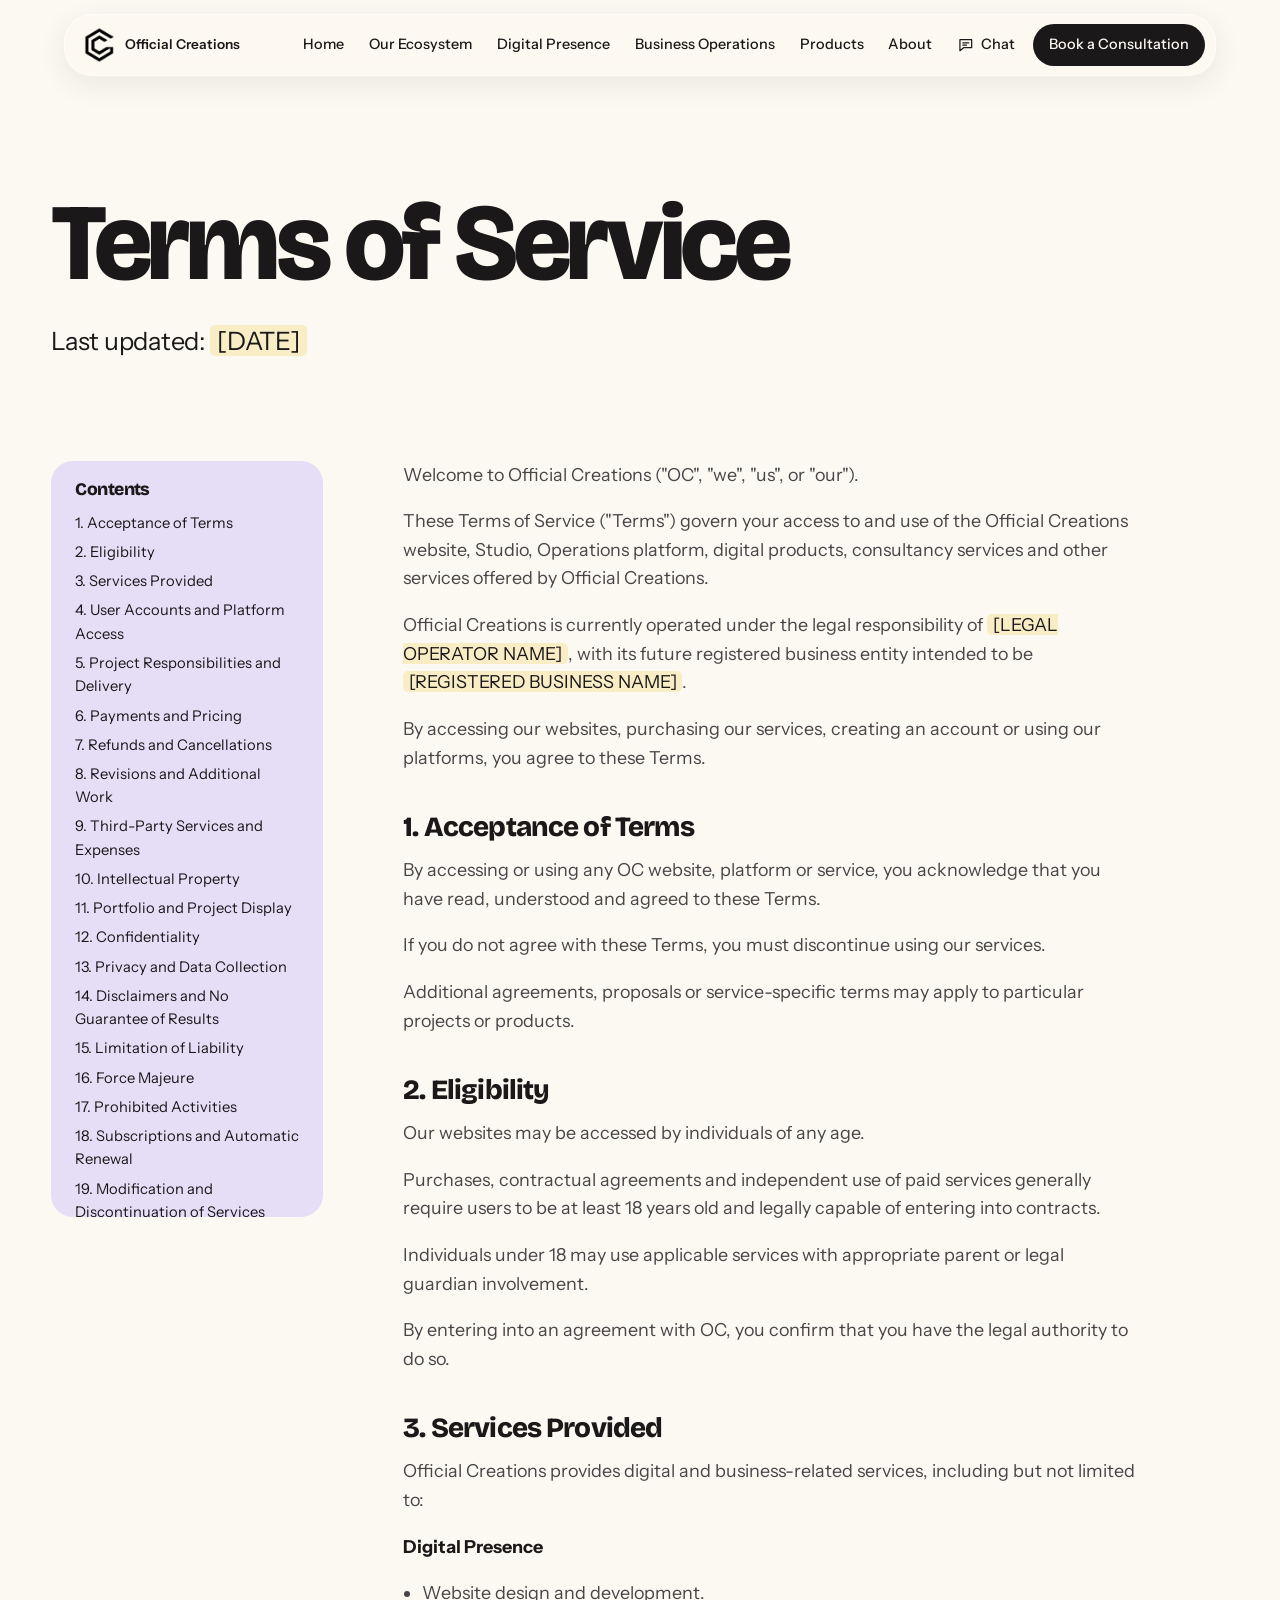
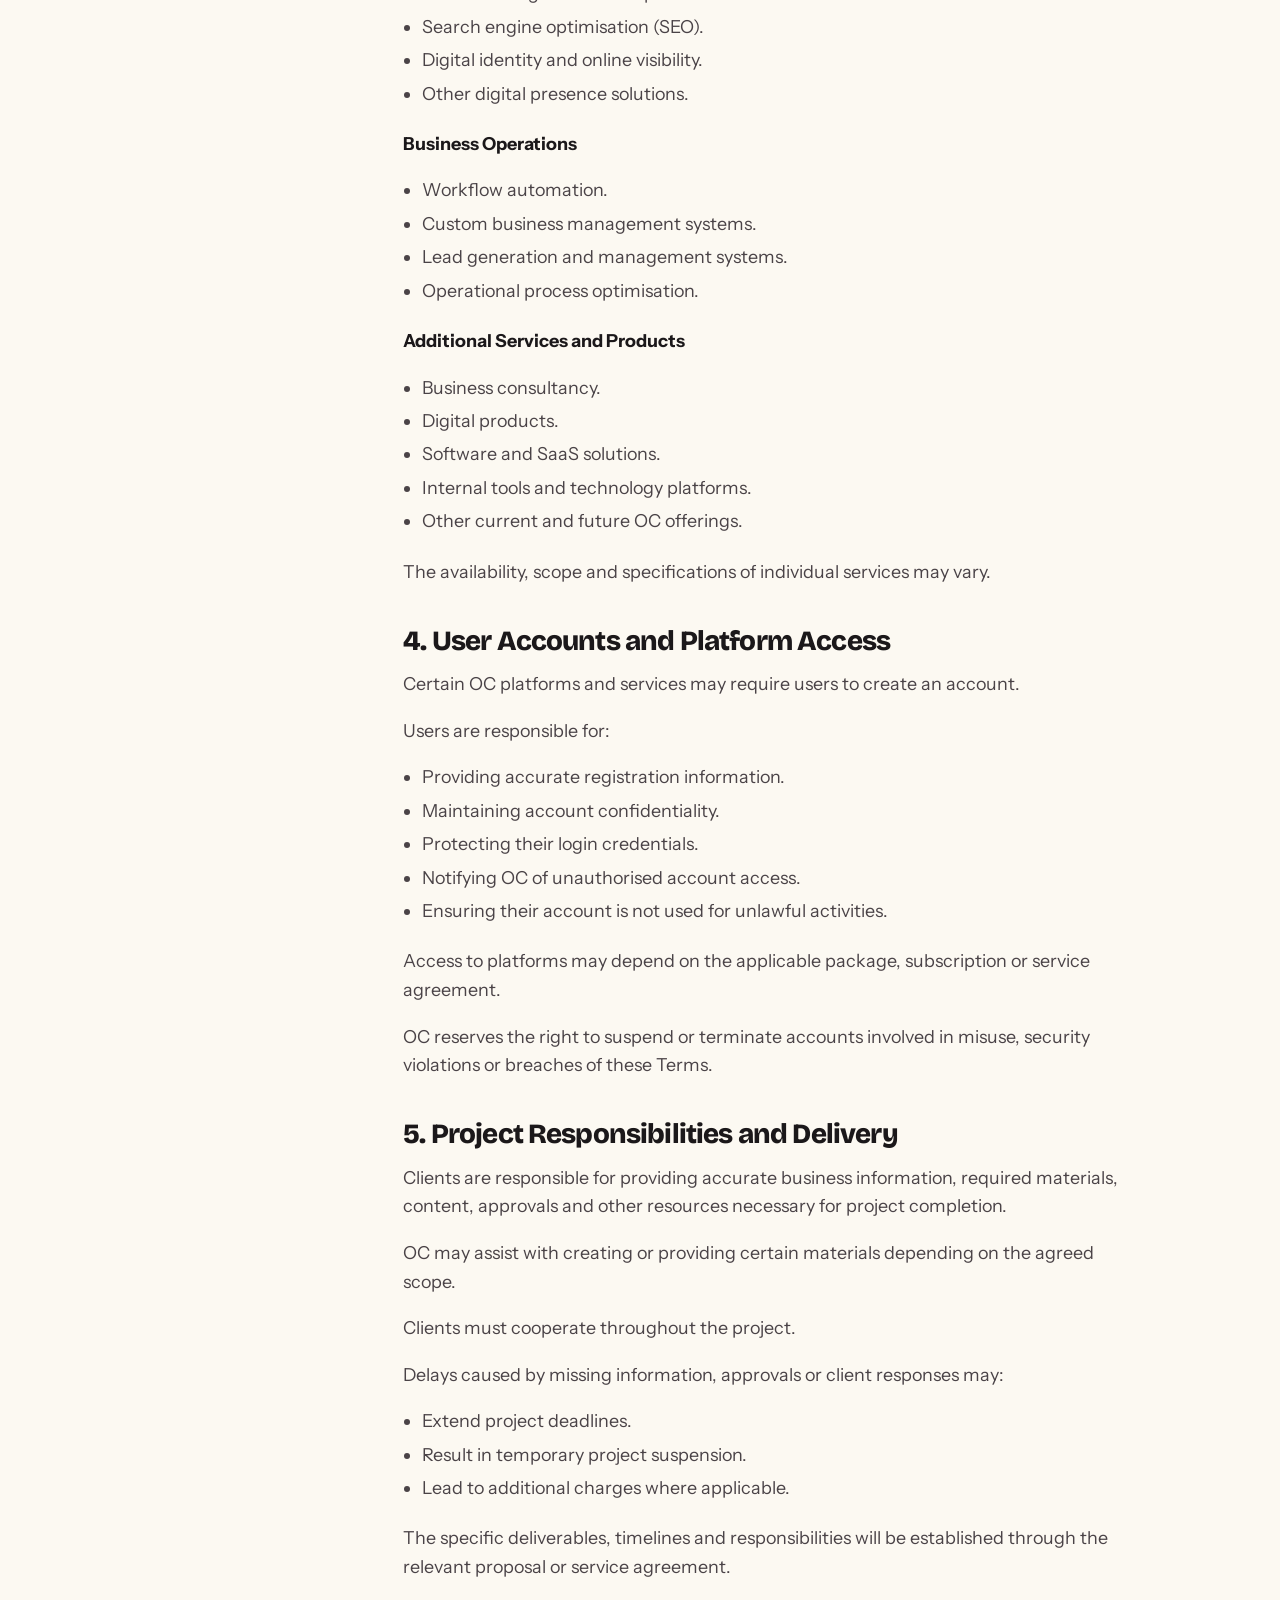
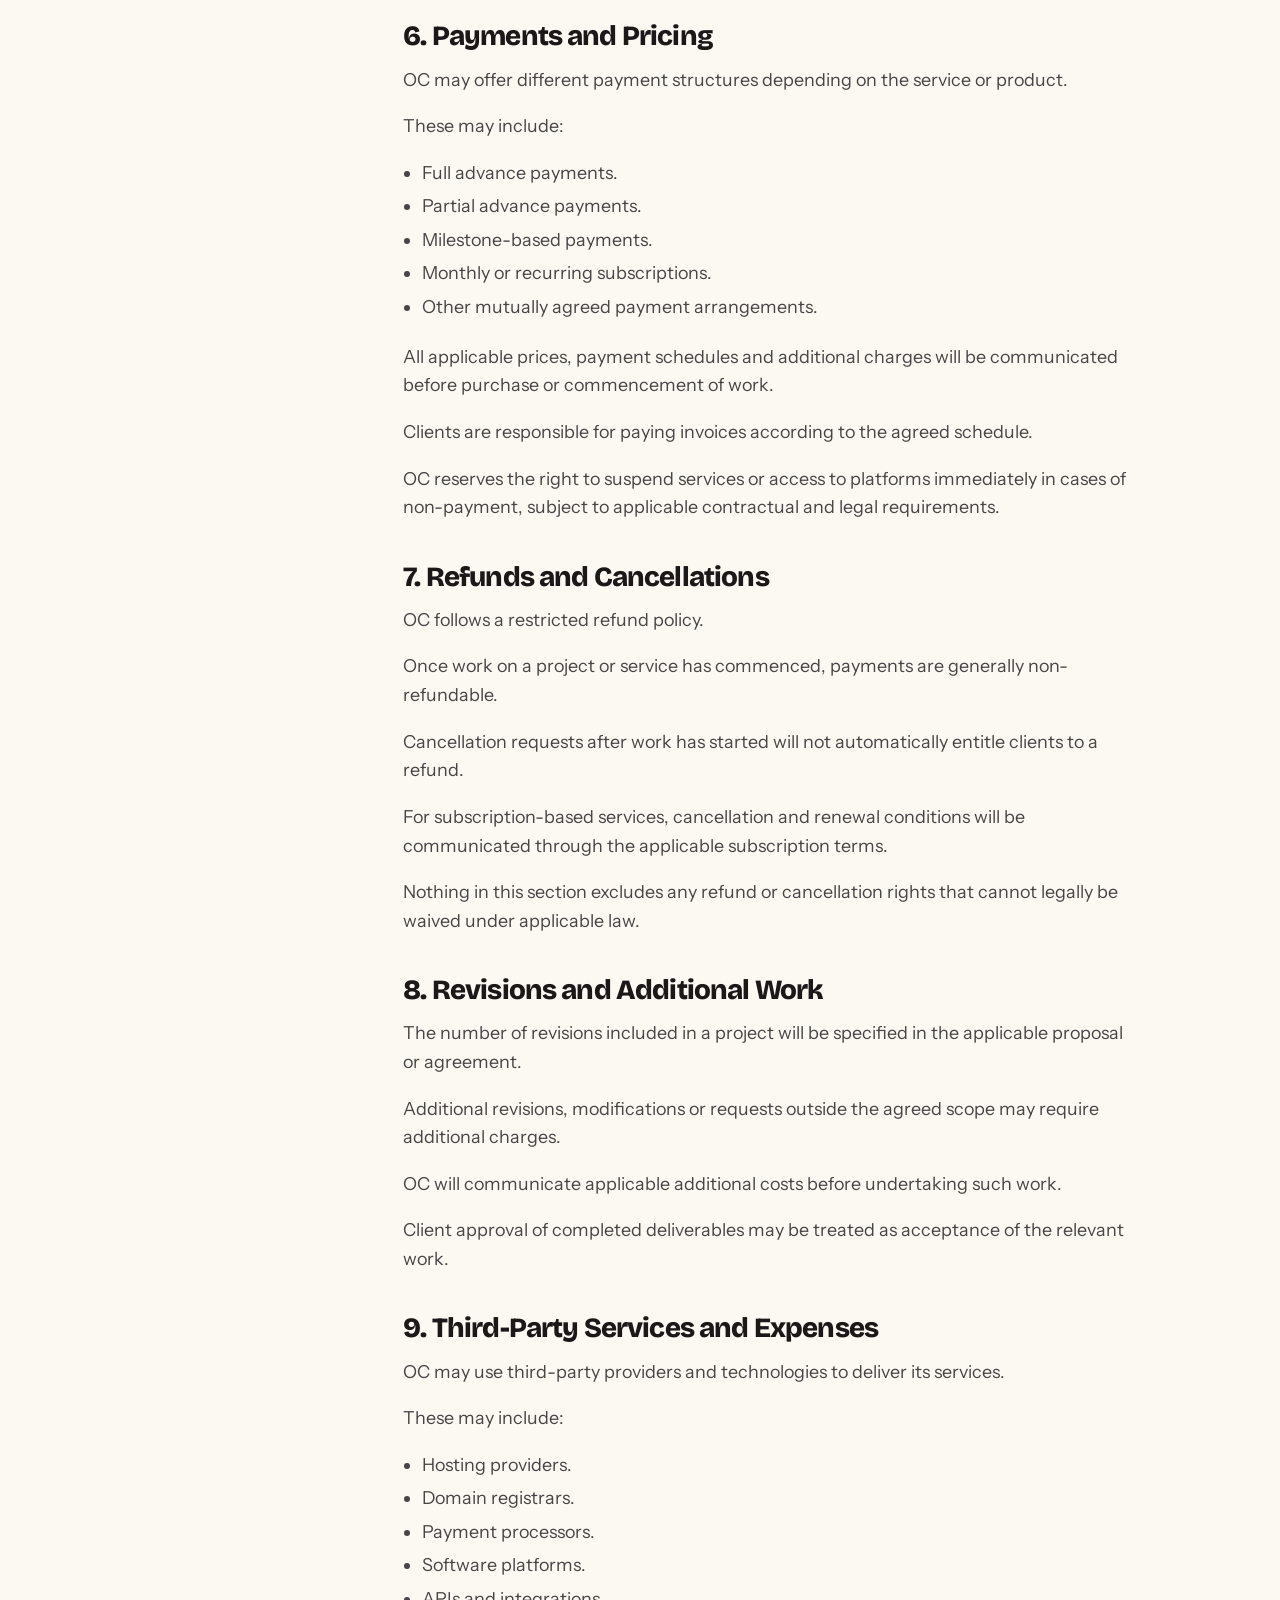
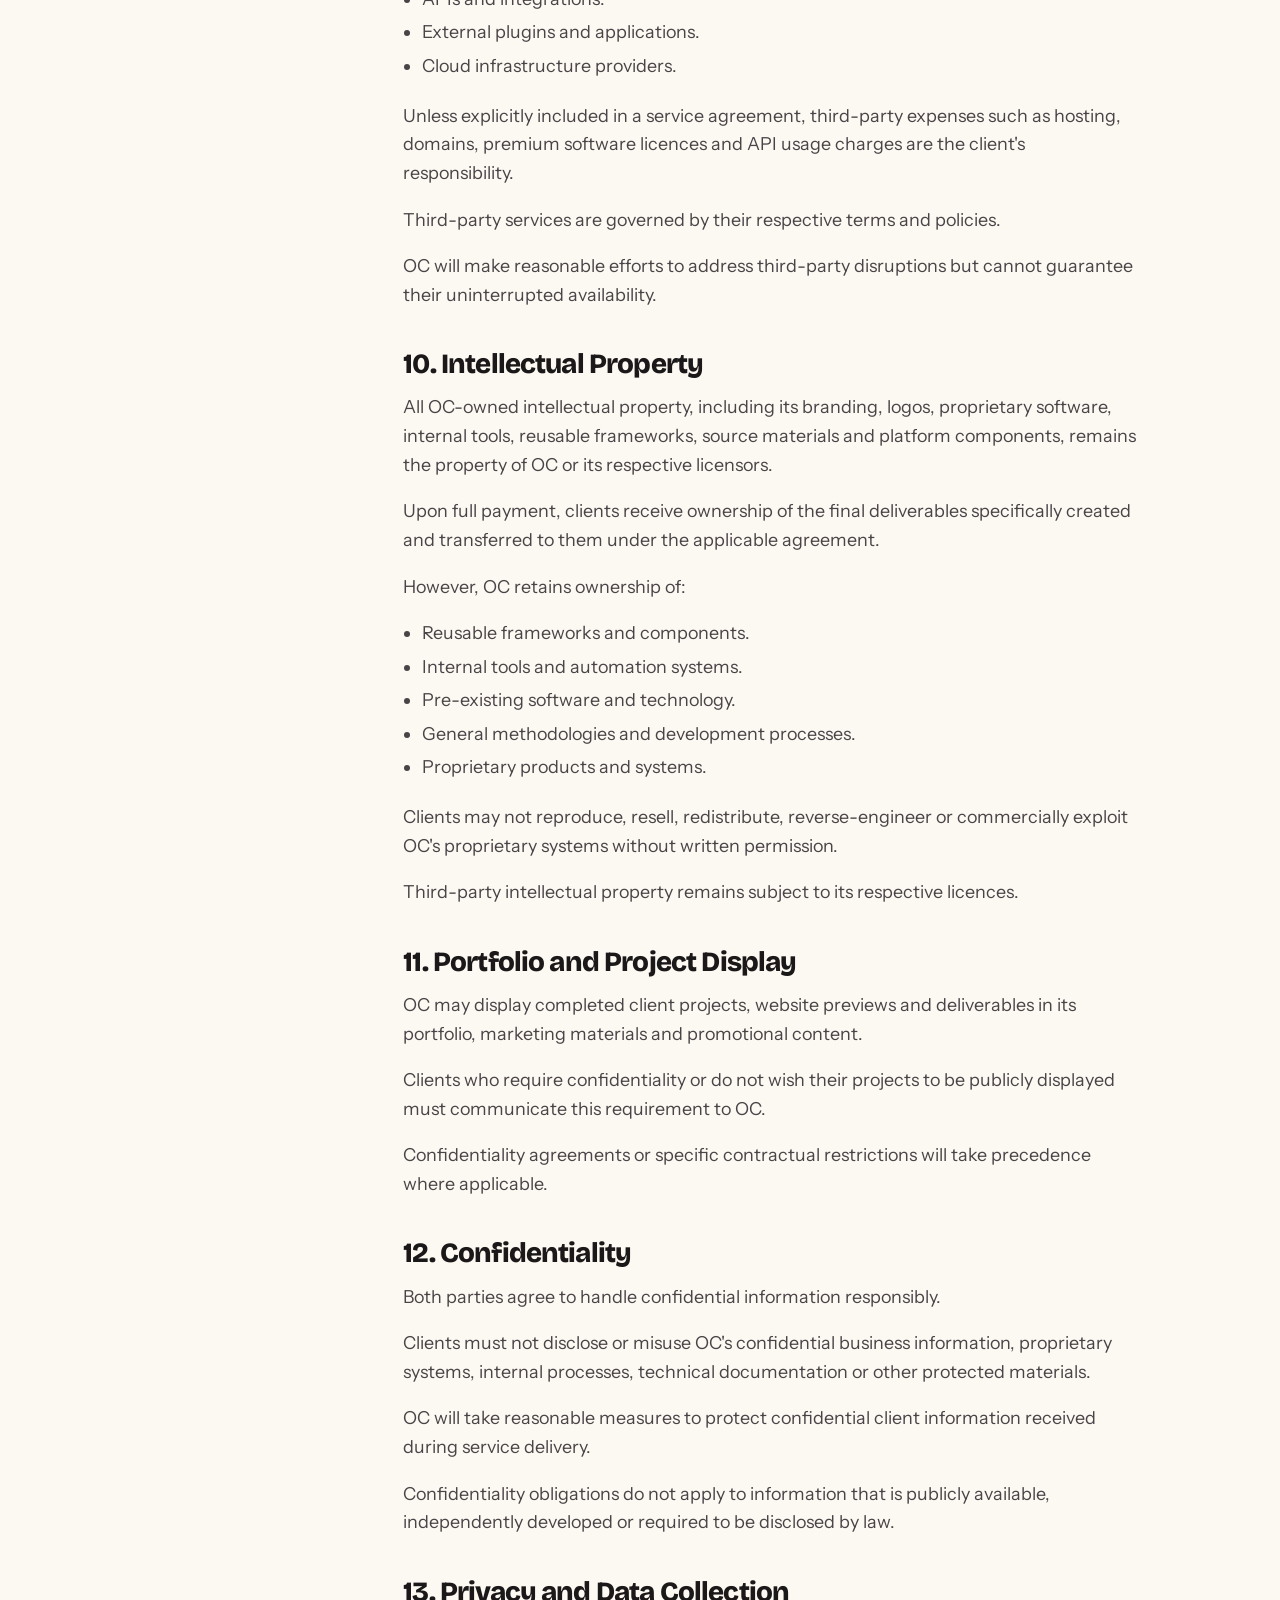
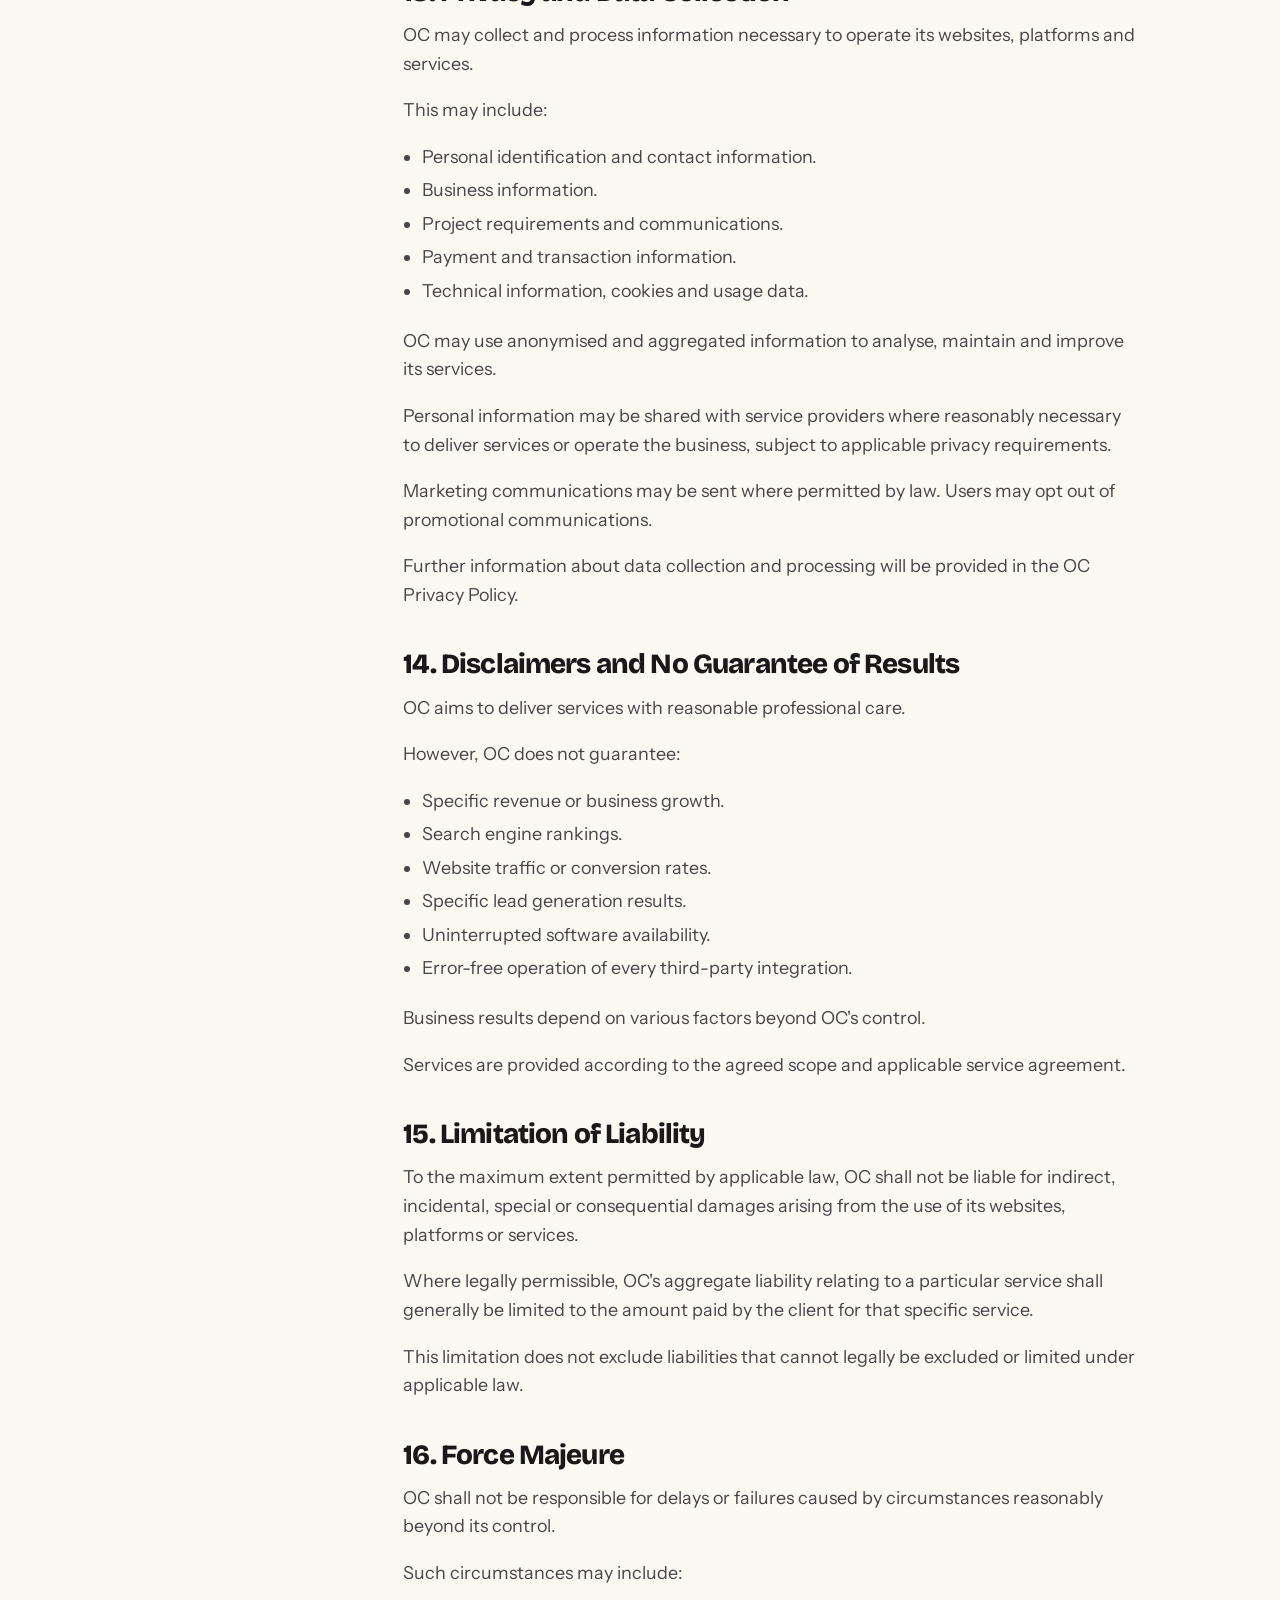
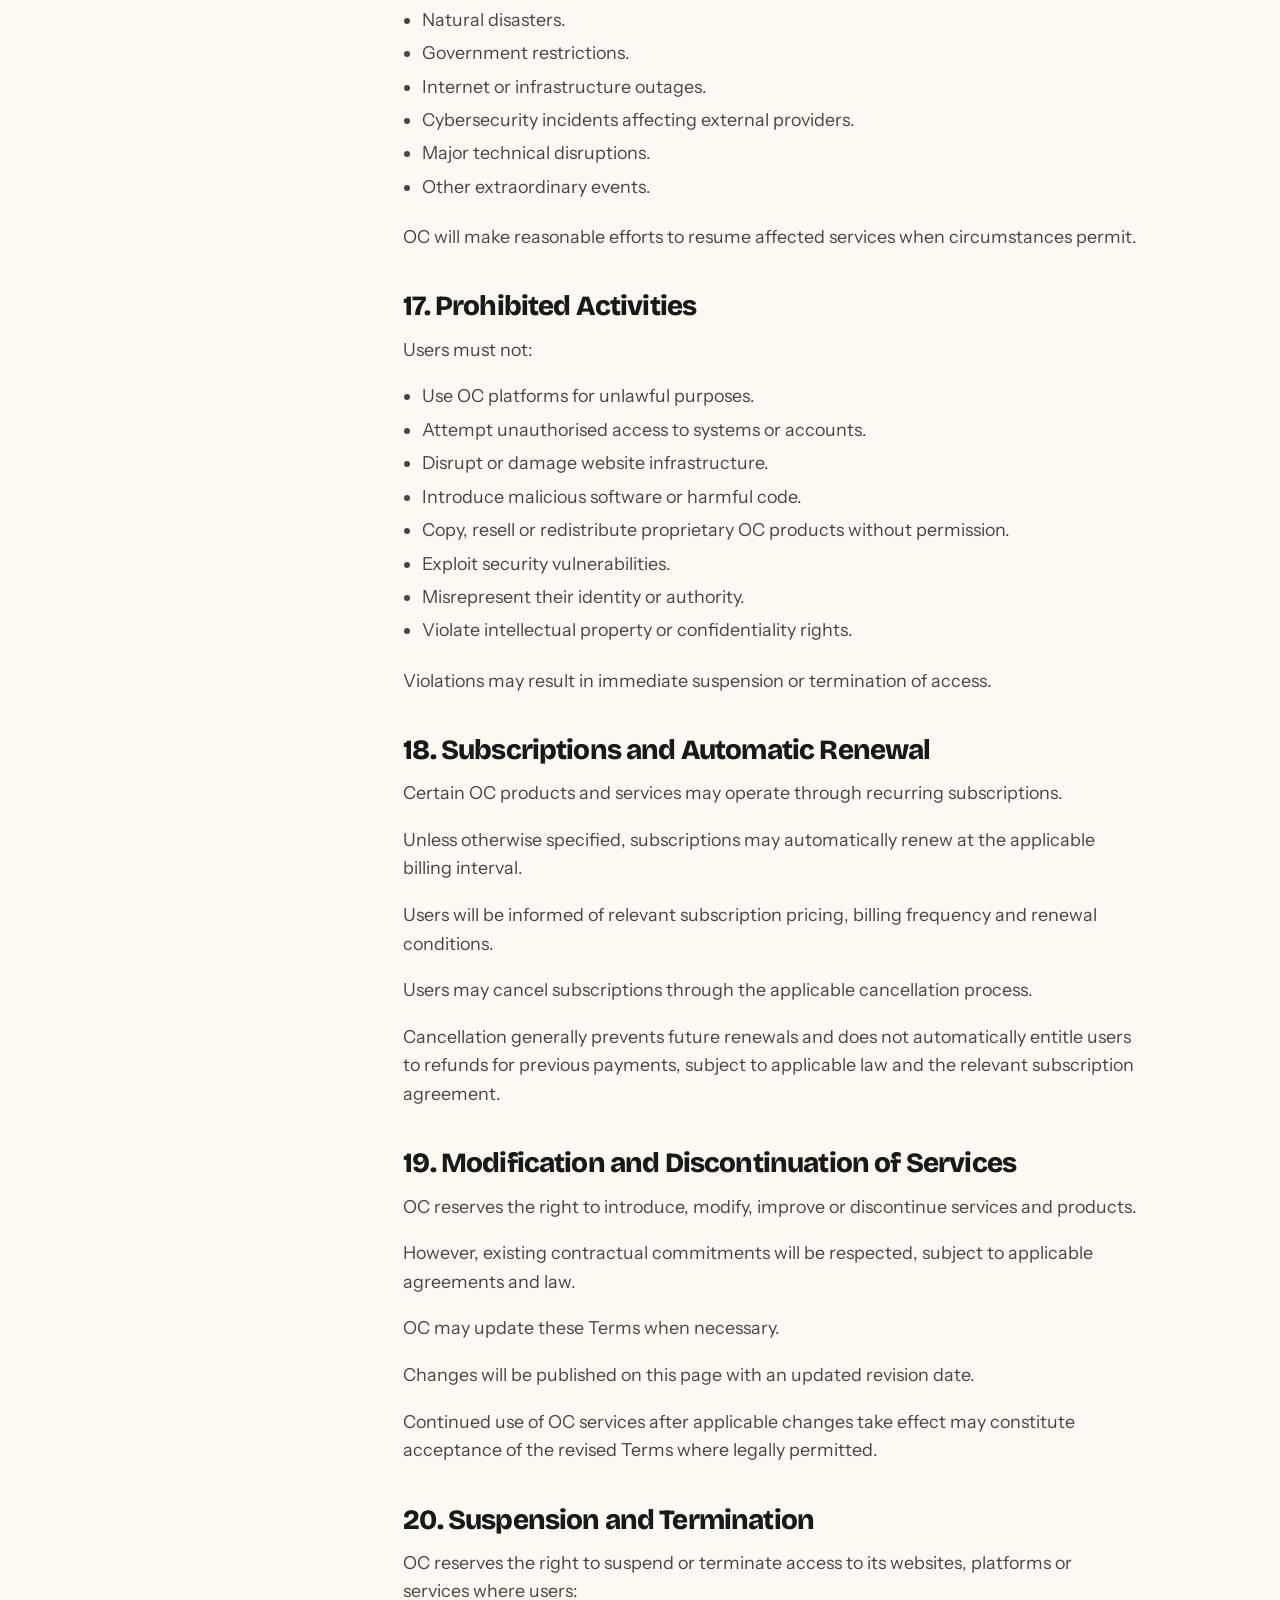
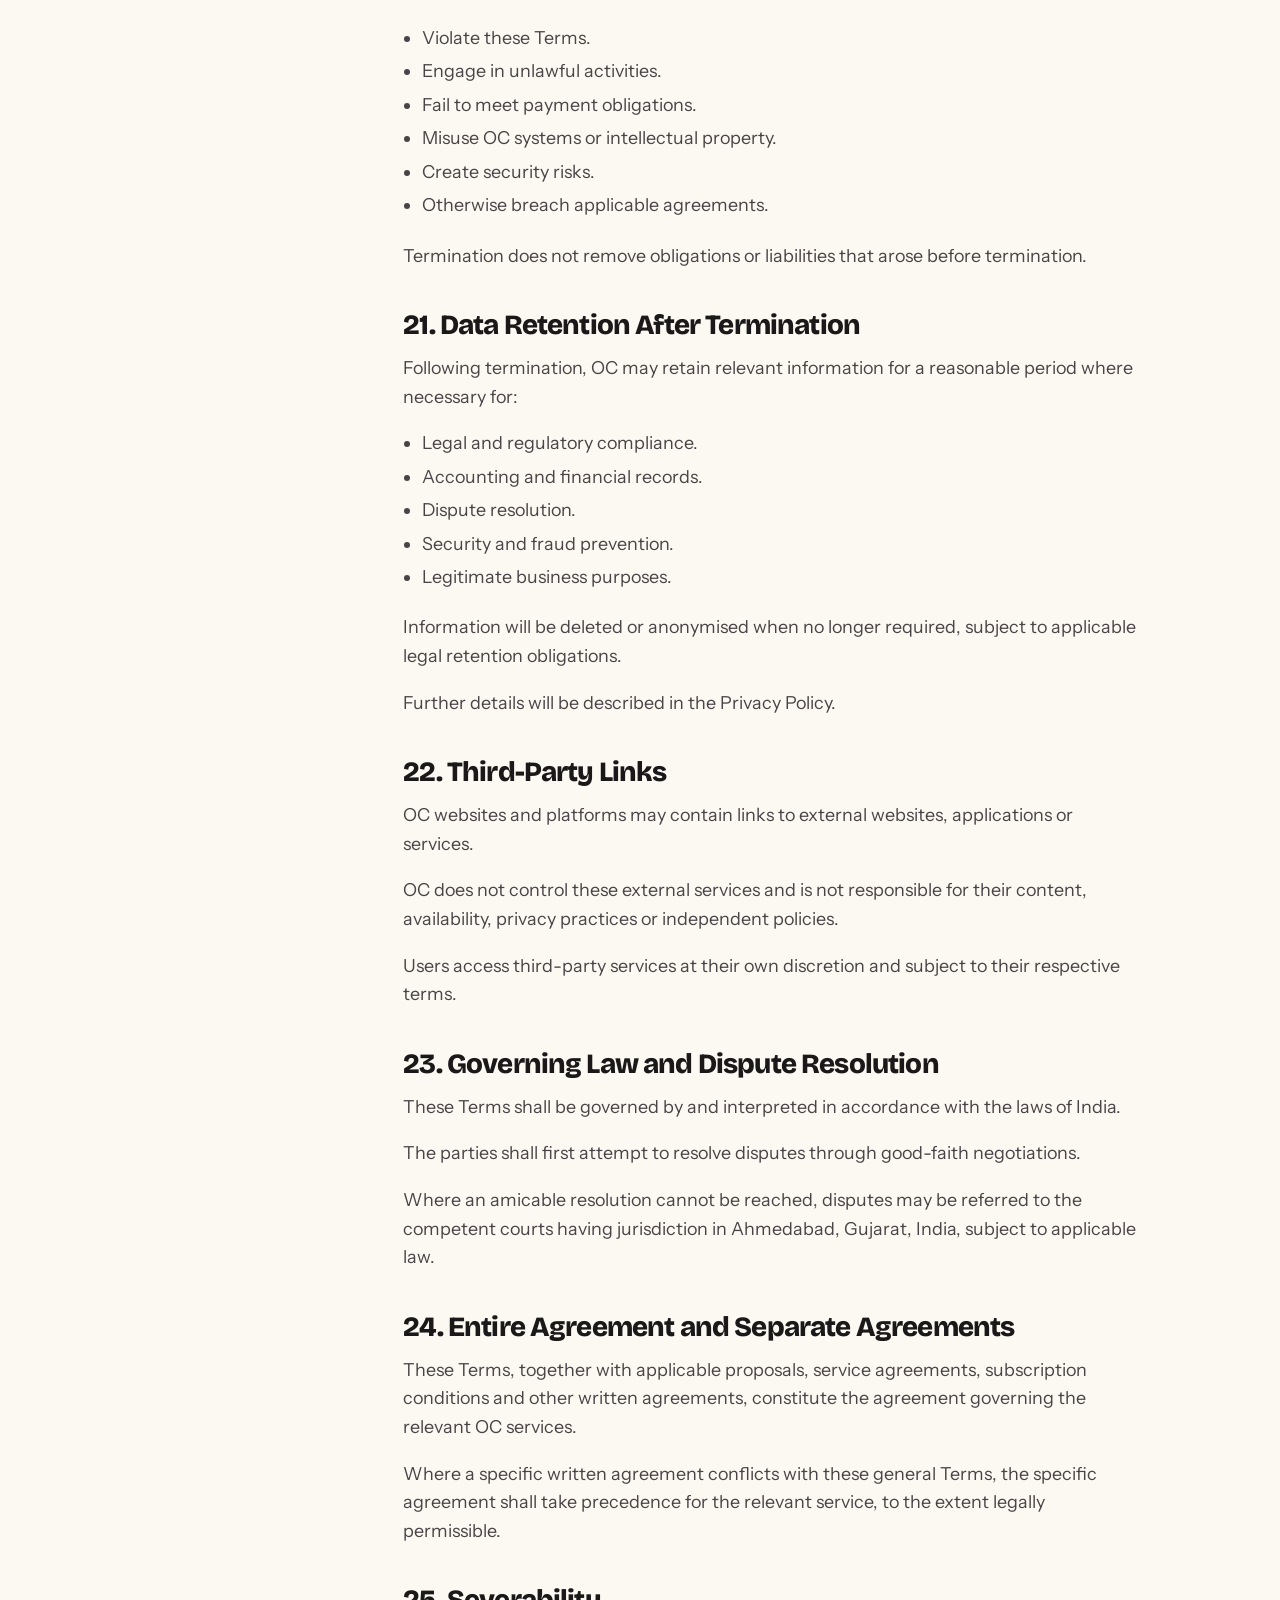
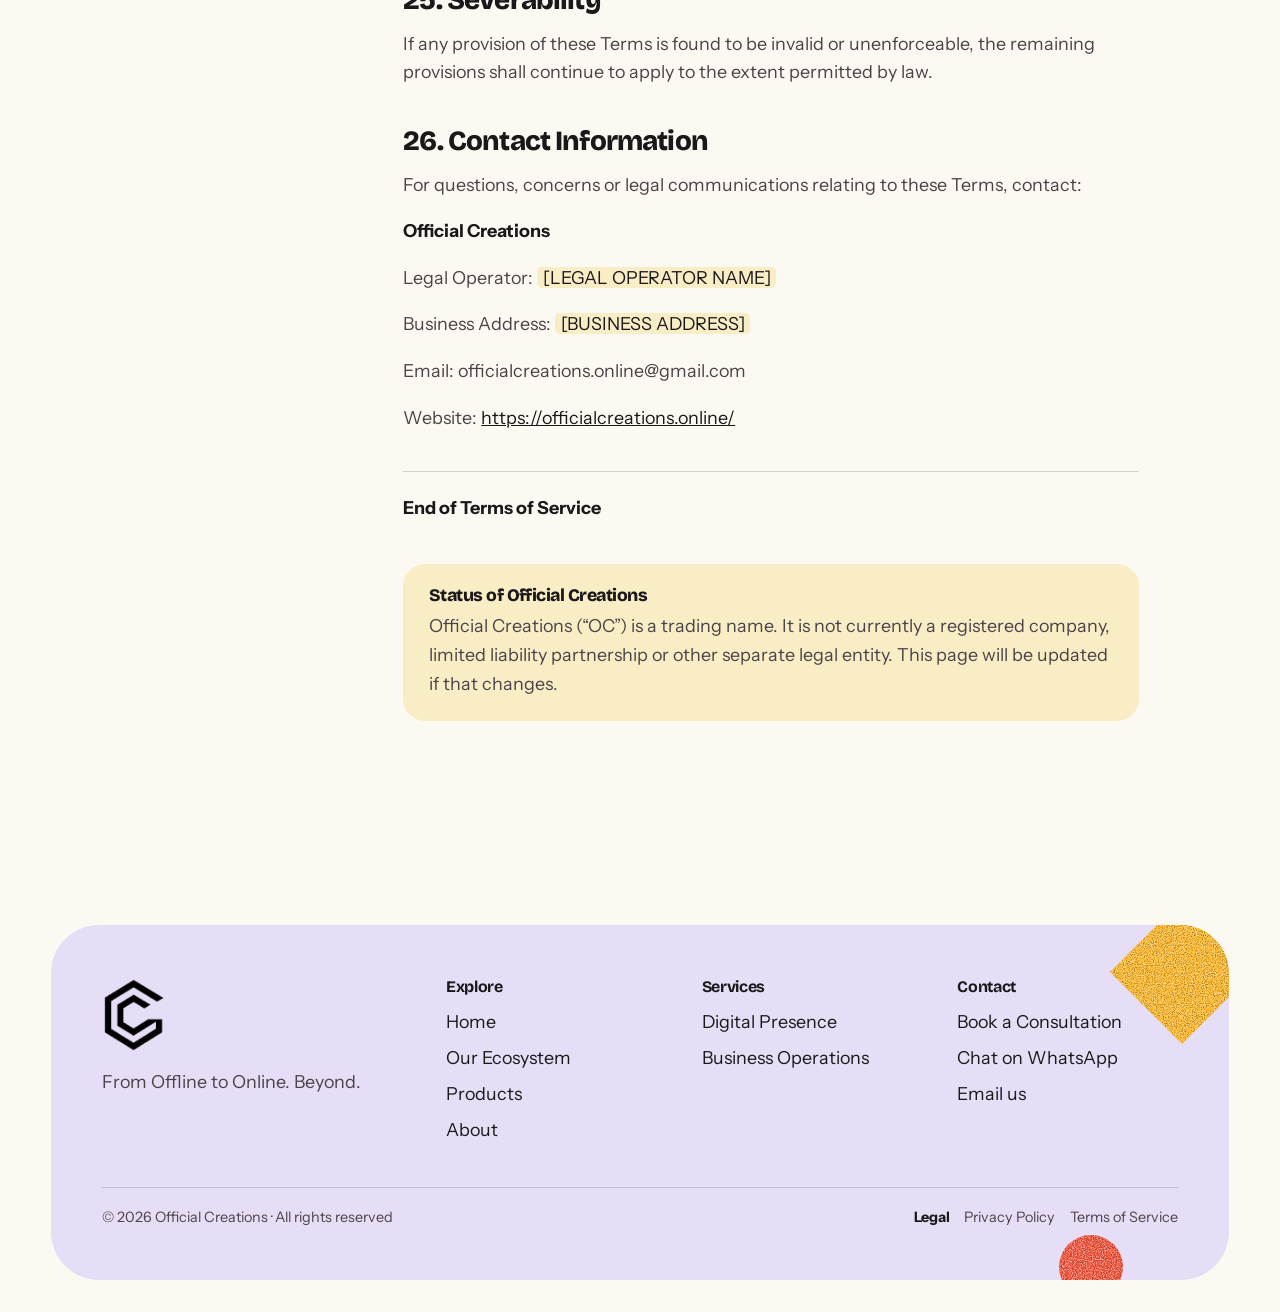
<file: terms.html>
<!doctype html>
<html lang="en" class="no-js">
<head>
<meta charset="utf-8">
<meta name="viewport" content="width=device-width, initial-scale=1">
<title>Terms of Service | Official Creations</title>
<meta name="description" content="The terms that govern use of the Official Creations website, platforms and services.">
<meta name="theme-color" content="#FCF9F2">
<meta property="og:title" content="Terms of Service | Official Creations">
<meta property="og:description" content="The terms that govern use of the Official Creations website, platforms and services.">
<meta property="og:type" content="website">
<link rel="icon" type="image/png" sizes="192x192" href="assets/img/oc-favicon-192.png">
<link rel="icon" type="image/png" sizes="512x512" href="assets/img/oc-favicon-circle.png">
<link rel="shortcut icon" href="favicon.ico">
<link rel="apple-touch-icon" href="assets/img/oc-favicon-circle.png">
<link rel="preconnect" href="https://fonts.googleapis.com"><link rel="preconnect" href="https://fonts.gstatic.com" crossorigin><link rel="stylesheet" href="https://fonts.googleapis.com/css2?family=Bricolage+Grotesque:opsz,wght@12..96,700;12..96,800&family=Instrument+Serif:ital@1&family=Outfit:wght@800&family=Instrument+Sans:wght@400;500;600;700&display=swap">
<link rel="stylesheet" href="assets/css/oc.css">
</head>
<body data-page="terms">
<svg width="0" height="0" style="position:absolute" aria-hidden="true" focusable="false"><defs>
<symbol id="i-site" viewBox="0 0 24 24"><path d="M4 6.5c0-1 .8-2 2-2h12c1.2 0 2 1 2 2v11c0 1-.8 2-2 2H6c-1.2 0-2-1-2-2z"/><path d="M4.2 9.6c5.2.4 10.5.3 15.6-.1"/><path d="M7 7.2h.01M9.4 7.2h.01"/></symbol>
<symbol id="i-search" viewBox="0 0 24 24"><path d="M10.5 4.5a6 6 0 1 0 .1 12 6 6 0 0 0-.1-12z"/><path d="M15.2 15.4l4.6 4.4"/></symbol>
<symbol id="i-identity" viewBox="0 0 24 24"><path d="M5 19l1-4.2L16.6 4.3a1.8 1.8 0 0 1 2.6 2.5L8.7 17.6z"/><path d="M14.8 6.2l2.9 2.8"/></symbol>
<symbol id="i-eye" viewBox="0 0 24 24"><path d="M2.8 12.2C5 8 8.3 6 12 6s7 2.1 9.2 6.1C19 16 15.7 18 12 18s-7-2-9.2-5.8z"/><path d="M12 9.6a2.6 2.6 0 1 0 .1 5.2 2.6 2.6 0 0 0-.1-5.2z"/></symbol>
<symbol id="i-social" viewBox="0 0 24 24"><path d="M5 5.5h14c.8 0 1.5.7 1.5 1.5v8c0 .8-.7 1.5-1.5 1.5h-6l-4 3v-3H5c-.8 0-1.5-.7-1.5-1.5V7c0-.8.7-1.5 1.5-1.5z"/></symbol>
<symbol id="i-flow" viewBox="0 0 24 24"><path d="M4.5 5h5.5v4.2H4.5z"/><path d="M14 14.8h5.5V19H14z"/><path d="M7.3 9.2v2.6c0 1.3.8 3 2.6 3H14"/></symbol>
<symbol id="i-system" viewBox="0 0 24 24"><path d="M12 4l8 4-8 4-8-4z"/><path d="M4 12.2l8 4 8-4"/><path d="M4 16l8 4 8-4"/></symbol>
<symbol id="i-funnel" viewBox="0 0 24 24"><path d="M4 5.5h16l-6 7.2v5.3l-4 1.8v-7.1z"/></symbol>
<symbol id="i-loop" viewBox="0 0 24 24"><path d="M19 12a7 7 0 1 1-2.2-5.1"/><path d="M19.2 4.6v3.8h-3.8"/></symbol>
<symbol id="i-arrow" viewBox="0 0 24 24"><path d="M4 12h15M13.5 6.5L19 12l-5.5 5.5"/></symbol>
<symbol id="i-chat" viewBox="0 0 24 24"><path d="M4 5h16v11H9l-5 4z"/><path d="M8 9.5h8M8 12.5h5"/></symbol>
<symbol id="i-cal" viewBox="0 0 24 24"><path d="M4 7.5c0-1 .8-2 2-2h12c1.2 0 2 1 2 2v11c0 1-.8 2-2 2H6c-1.2 0-2-1-2-2z"/><path d="M4.2 10.4h15.6M8 3.8v3M16 3.8v3"/></symbol>
<symbol id="i-clock" viewBox="0 0 24 24"><path d="M12 4.5a7.5 7.5 0 1 0 .1 15 7.5 7.5 0 0 0-.1-15z"/><path d="M12 8.2V12l2.8 1.8"/></symbol>
<symbol id="i-close" viewBox="0 0 24 24"><path d="M6 6l12 12M18 6L6 18"/></symbol>
<filter id="grain" x="0" y="0" width="100%" height="100%" color-interpolation-filters="sRGB"><feTurbulence type="fractalNoise" baseFrequency=".9" numOctaves="2" seed="7" result="n"/><feColorMatrix in="n" type="matrix" values="0 0 0 0 1  0 0 0 0 1  0 0 0 0 1  0 0 0 3.4 -1.62" result="light"/><feComposite in="light" in2="SourceAlpha" operator="in" result="lit"/><feColorMatrix in="n" type="matrix" values="0 0 0 0 0  0 0 0 0 0  0 0 0 0 0  0 0 0 -3.4 1.7" result="dark"/><feComposite in="dark" in2="SourceAlpha" operator="in" result="dk"/><feComponentTransfer in="dk" result="dk2"><feFuncA type="linear" slope=".32"/></feComponentTransfer><feComponentTransfer in="lit" result="lit2"><feFuncA type="linear" slope=".55"/></feComponentTransfer><feMerge><feMergeNode in="SourceGraphic"/><feMergeNode in="dk2"/><feMergeNode in="lit2"/></feMerge></filter>
</defs></svg>
<a class="skip" href="#main">Skip to content</a>
<header class="nav">
  <div class="nav-bar">
    <a class="logo" href="index.html" aria-label="Official Creations, home"><img src="assets/img/oc-logo.png" alt="" width="280" height="336"><small>Official Creations</small></a>
    <div class="nav-right">
      <a class="nav-book" href="book.html" data-book>Book</a>
      <button class="nav-toggle" type="button" aria-expanded="false" aria-controls="nav-links" aria-label="Open menu"><span></span><span></span></button>
    </div>
    <nav id="nav-links" class="nav-links" aria-label="Main">
      <a href="index.html">Home</a><a href="ecosystem.html">Our Ecosystem</a><a href="digital-presence.html">Digital Presence</a><a href="business-operations.html">Business Operations</a><a href="products.html">Products</a><a href="about.html">About</a>
      <a class="nav-chat" href="https://wa.me/919711925052" target="_blank" rel="noopener" aria-label="Chat on WhatsApp"><svg class="ico" aria-hidden="true"><use href="#i-chat"/></svg><span>Chat</span></a>
      <a class="nav-cta" href="book.html" data-book>Book a Consultation</a>
    </nav>
  </div>
</header>
<main id="main">

<section class="page-hero"><div class="wrap">
  <h1>Terms of Service</h1>
  <p class="lede">Last updated: <mark class="ph">[DATE]</mark></p>
</div></section>
<section class="section" style="padding-top:0"><div class="wrap legal">
  <nav class="legal-toc" aria-label="Contents"><h2>Contents</h2><ol><li><a href="#s1">1. Acceptance of Terms</a></li><li><a href="#s2">2. Eligibility</a></li><li><a href="#s3">3. Services Provided</a></li><li><a href="#s4">4. User Accounts and Platform Access</a></li><li><a href="#s5">5. Project Responsibilities and Delivery</a></li><li><a href="#s6">6. Payments and Pricing</a></li><li><a href="#s7">7. Refunds and Cancellations</a></li><li><a href="#s8">8. Revisions and Additional Work</a></li><li><a href="#s9">9. Third-Party Services and Expenses</a></li><li><a href="#s10">10. Intellectual Property</a></li><li><a href="#s11">11. Portfolio and Project Display</a></li><li><a href="#s12">12. Confidentiality</a></li><li><a href="#s13">13. Privacy and Data Collection</a></li><li><a href="#s14">14. Disclaimers and No Guarantee of Results</a></li><li><a href="#s15">15. Limitation of Liability</a></li><li><a href="#s16">16. Force Majeure</a></li><li><a href="#s17">17. Prohibited Activities</a></li><li><a href="#s18">18. Subscriptions and Automatic Renewal</a></li><li><a href="#s19">19. Modification and Discontinuation of Services</a></li><li><a href="#s20">20. Suspension and Termination</a></li><li><a href="#s21">21. Data Retention After Termination</a></li><li><a href="#s22">22. Third-Party Links</a></li><li><a href="#s23">23. Governing Law and Dispute Resolution</a></li><li><a href="#s24">24. Entire Agreement and Separate Agreements</a></li><li><a href="#s25">25. Severability</a></li><li><a href="#s26">26. Contact Information</a></li></ol></nav>
  <div><article class="legal-doc"><p>Welcome to Official Creations (&quot;OC&quot;, &quot;we&quot;, &quot;us&quot;, or &quot;our&quot;).</p>
<p>These Terms of Service (&quot;Terms&quot;) govern your access to and use of the Official Creations website, Studio, Operations platform, digital products, consultancy services and other services offered by Official Creations.</p>
<p>Official Creations is currently operated under the legal responsibility of <mark class="ph">[LEGAL OPERATOR NAME]</mark>, with its future registered business entity intended to be <mark class="ph">[REGISTERED BUSINESS NAME]</mark>.</p>
<p>By accessing our websites, purchasing our services, creating an account or using our platforms, you agree to these Terms.</p>
<h2 id="s1">1. Acceptance of Terms</h2>
<p>By accessing or using any OC website, platform or service, you acknowledge that you have read, understood and agreed to these Terms.</p>
<p>If you do not agree with these Terms, you must discontinue using our services.</p>
<p>Additional agreements, proposals or service-specific terms may apply to particular projects or products.</p>
<h2 id="s2">2. Eligibility</h2>
<p>Our websites may be accessed by individuals of any age.</p>
<p>Purchases, contractual agreements and independent use of paid services generally require users to be at least 18 years old and legally capable of entering into contracts.</p>
<p>Individuals under 18 may use applicable services with appropriate parent or legal guardian involvement.</p>
<p>By entering into an agreement with OC, you confirm that you have the legal authority to do so.</p>
<h2 id="s3">3. Services Provided</h2>
<p>Official Creations provides digital and business-related services, including but not limited to:</p>
<p><strong>Digital Presence</strong></p>
<ul>
<li>Website design and development.</li>
<li>Search engine optimisation (SEO).</li>
<li>Digital identity and online visibility.</li>
<li>Other digital presence solutions.</li>
</ul>
<p><strong>Business Operations</strong></p>
<ul>
<li>Workflow automation.</li>
<li>Custom business management systems.</li>
<li>Lead generation and management systems.</li>
<li>Operational process optimisation.</li>
</ul>
<p><strong>Additional Services and Products</strong></p>
<ul>
<li>Business consultancy.</li>
<li>Digital products.</li>
<li>Software and SaaS solutions.</li>
<li>Internal tools and technology platforms.</li>
<li>Other current and future OC offerings.</li>
</ul>
<p>The availability, scope and specifications of individual services may vary.</p>
<h2 id="s4">4. User Accounts and Platform Access</h2>
<p>Certain OC platforms and services may require users to create an account.</p>
<p>Users are responsible for:</p>
<ul>
<li>Providing accurate registration information.</li>
<li>Maintaining account confidentiality.</li>
<li>Protecting their login credentials.</li>
<li>Notifying OC of unauthorised account access.</li>
<li>Ensuring their account is not used for unlawful activities.</li>
</ul>
<p>Access to platforms may depend on the applicable package, subscription or service agreement.</p>
<p>OC reserves the right to suspend or terminate accounts involved in misuse, security violations or breaches of these Terms.</p>
<h2 id="s5">5. Project Responsibilities and Delivery</h2>
<p>Clients are responsible for providing accurate business information, required materials, content, approvals and other resources necessary for project completion.</p>
<p>OC may assist with creating or providing certain materials depending on the agreed scope.</p>
<p>Clients must cooperate throughout the project.</p>
<p>Delays caused by missing information, approvals or client responses may:</p>
<ul>
<li>Extend project deadlines.</li>
<li>Result in temporary project suspension.</li>
<li>Lead to additional charges where applicable.</li>
</ul>
<p>The specific deliverables, timelines and responsibilities will be established through the relevant proposal or service agreement.</p>
<h2 id="s6">6. Payments and Pricing</h2>
<p>OC may offer different payment structures depending on the service or product.</p>
<p>These may include:</p>
<ul>
<li>Full advance payments.</li>
<li>Partial advance payments.</li>
<li>Milestone-based payments.</li>
<li>Monthly or recurring subscriptions.</li>
<li>Other mutually agreed payment arrangements.</li>
</ul>
<p>All applicable prices, payment schedules and additional charges will be communicated before purchase or commencement of work.</p>
<p>Clients are responsible for paying invoices according to the agreed schedule.</p>
<p>OC reserves the right to suspend services or access to platforms immediately in cases of non-payment, subject to applicable contractual and legal requirements.</p>
<h2 id="s7">7. Refunds and Cancellations</h2>
<p>OC follows a restricted refund policy.</p>
<p>Once work on a project or service has commenced, payments are generally non-refundable.</p>
<p>Cancellation requests after work has started will not automatically entitle clients to a refund.</p>
<p>For subscription-based services, cancellation and renewal conditions will be communicated through the applicable subscription terms.</p>
<p>Nothing in this section excludes any refund or cancellation rights that cannot legally be waived under applicable law.</p>
<h2 id="s8">8. Revisions and Additional Work</h2>
<p>The number of revisions included in a project will be specified in the applicable proposal or agreement.</p>
<p>Additional revisions, modifications or requests outside the agreed scope may require additional charges.</p>
<p>OC will communicate applicable additional costs before undertaking such work.</p>
<p>Client approval of completed deliverables may be treated as acceptance of the relevant work.</p>
<h2 id="s9">9. Third-Party Services and Expenses</h2>
<p>OC may use third-party providers and technologies to deliver its services.</p>
<p>These may include:</p>
<ul>
<li>Hosting providers.</li>
<li>Domain registrars.</li>
<li>Payment processors.</li>
<li>Software platforms.</li>
<li>APIs and integrations.</li>
<li>External plugins and applications.</li>
<li>Cloud infrastructure providers.</li>
</ul>
<p>Unless explicitly included in a service agreement, third-party expenses such as hosting, domains, premium software licences and API usage charges are the client&#x27;s responsibility.</p>
<p>Third-party services are governed by their respective terms and policies.</p>
<p>OC will make reasonable efforts to address third-party disruptions but cannot guarantee their uninterrupted availability.</p>
<h2 id="s10">10. Intellectual Property</h2>
<p>All OC-owned intellectual property, including its branding, logos, proprietary software, internal tools, reusable frameworks, source materials and platform components, remains the property of OC or its respective licensors.</p>
<p>Upon full payment, clients receive ownership of the final deliverables specifically created and transferred to them under the applicable agreement.</p>
<p>However, OC retains ownership of:</p>
<ul>
<li>Reusable frameworks and components.</li>
<li>Internal tools and automation systems.</li>
<li>Pre-existing software and technology.</li>
<li>General methodologies and development processes.</li>
<li>Proprietary products and systems.</li>
</ul>
<p>Clients may not reproduce, resell, redistribute, reverse-engineer or commercially exploit OC&#x27;s proprietary systems without written permission.</p>
<p>Third-party intellectual property remains subject to its respective licences.</p>
<h2 id="s11">11. Portfolio and Project Display</h2>
<p>OC may display completed client projects, website previews and deliverables in its portfolio, marketing materials and promotional content.</p>
<p>Clients who require confidentiality or do not wish their projects to be publicly displayed must communicate this requirement to OC.</p>
<p>Confidentiality agreements or specific contractual restrictions will take precedence where applicable.</p>
<h2 id="s12">12. Confidentiality</h2>
<p>Both parties agree to handle confidential information responsibly.</p>
<p>Clients must not disclose or misuse OC&#x27;s confidential business information, proprietary systems, internal processes, technical documentation or other protected materials.</p>
<p>OC will take reasonable measures to protect confidential client information received during service delivery.</p>
<p>Confidentiality obligations do not apply to information that is publicly available, independently developed or required to be disclosed by law.</p>
<h2 id="s13">13. Privacy and Data Collection</h2>
<p>OC may collect and process information necessary to operate its websites, platforms and services.</p>
<p>This may include:</p>
<ul>
<li>Personal identification and contact information.</li>
<li>Business information.</li>
<li>Project requirements and communications.</li>
<li>Payment and transaction information.</li>
<li>Technical information, cookies and usage data.</li>
</ul>
<p>OC may use anonymised and aggregated information to analyse, maintain and improve its services.</p>
<p>Personal information may be shared with service providers where reasonably necessary to deliver services or operate the business, subject to applicable privacy requirements.</p>
<p>Marketing communications may be sent where permitted by law. Users may opt out of promotional communications.</p>
<p>Further information about data collection and processing will be provided in the OC Privacy Policy.</p>
<h2 id="s14">14. Disclaimers and No Guarantee of Results</h2>
<p>OC aims to deliver services with reasonable professional care.</p>
<p>However, OC does not guarantee:</p>
<ul>
<li>Specific revenue or business growth.</li>
<li>Search engine rankings.</li>
<li>Website traffic or conversion rates.</li>
<li>Specific lead generation results.</li>
<li>Uninterrupted software availability.</li>
<li>Error-free operation of every third-party integration.</li>
</ul>
<p>Business results depend on various factors beyond OC&#x27;s control.</p>
<p>Services are provided according to the agreed scope and applicable service agreement.</p>
<h2 id="s15">15. Limitation of Liability</h2>
<p>To the maximum extent permitted by applicable law, OC shall not be liable for indirect, incidental, special or consequential damages arising from the use of its websites, platforms or services.</p>
<p>Where legally permissible, OC&#x27;s aggregate liability relating to a particular service shall generally be limited to the amount paid by the client for that specific service.</p>
<p>This limitation does not exclude liabilities that cannot legally be excluded or limited under applicable law.</p>
<h2 id="s16">16. Force Majeure</h2>
<p>OC shall not be responsible for delays or failures caused by circumstances reasonably beyond its control.</p>
<p>Such circumstances may include:</p>
<ul>
<li>Natural disasters.</li>
<li>Government restrictions.</li>
<li>Internet or infrastructure outages.</li>
<li>Cybersecurity incidents affecting external providers.</li>
<li>Major technical disruptions.</li>
<li>Other extraordinary events.</li>
</ul>
<p>OC will make reasonable efforts to resume affected services when circumstances permit.</p>
<h2 id="s17">17. Prohibited Activities</h2>
<p>Users must not:</p>
<ul>
<li>Use OC platforms for unlawful purposes.</li>
<li>Attempt unauthorised access to systems or accounts.</li>
<li>Disrupt or damage website infrastructure.</li>
<li>Introduce malicious software or harmful code.</li>
<li>Copy, resell or redistribute proprietary OC products without permission.</li>
<li>Exploit security vulnerabilities.</li>
<li>Misrepresent their identity or authority.</li>
<li>Violate intellectual property or confidentiality rights.</li>
</ul>
<p>Violations may result in immediate suspension or termination of access.</p>
<h2 id="s18">18. Subscriptions and Automatic Renewal</h2>
<p>Certain OC products and services may operate through recurring subscriptions.</p>
<p>Unless otherwise specified, subscriptions may automatically renew at the applicable billing interval.</p>
<p>Users will be informed of relevant subscription pricing, billing frequency and renewal conditions.</p>
<p>Users may cancel subscriptions through the applicable cancellation process.</p>
<p>Cancellation generally prevents future renewals and does not automatically entitle users to refunds for previous payments, subject to applicable law and the relevant subscription agreement.</p>
<h2 id="s19">19. Modification and Discontinuation of Services</h2>
<p>OC reserves the right to introduce, modify, improve or discontinue services and products.</p>
<p>However, existing contractual commitments will be respected, subject to applicable agreements and law.</p>
<p>OC may update these Terms when necessary.</p>
<p>Changes will be published on this page with an updated revision date.</p>
<p>Continued use of OC services after applicable changes take effect may constitute acceptance of the revised Terms where legally permitted.</p>
<h2 id="s20">20. Suspension and Termination</h2>
<p>OC reserves the right to suspend or terminate access to its websites, platforms or services where users:</p>
<ul>
<li>Violate these Terms.</li>
<li>Engage in unlawful activities.</li>
<li>Fail to meet payment obligations.</li>
<li>Misuse OC systems or intellectual property.</li>
<li>Create security risks.</li>
<li>Otherwise breach applicable agreements.</li>
</ul>
<p>Termination does not remove obligations or liabilities that arose before termination.</p>
<h2 id="s21">21. Data Retention After Termination</h2>
<p>Following termination, OC may retain relevant information for a reasonable period where necessary for:</p>
<ul>
<li>Legal and regulatory compliance.</li>
<li>Accounting and financial records.</li>
<li>Dispute resolution.</li>
<li>Security and fraud prevention.</li>
<li>Legitimate business purposes.</li>
</ul>
<p>Information will be deleted or anonymised when no longer required, subject to applicable legal retention obligations.</p>
<p>Further details will be described in the Privacy Policy.</p>
<h2 id="s22">22. Third-Party Links</h2>
<p>OC websites and platforms may contain links to external websites, applications or services.</p>
<p>OC does not control these external services and is not responsible for their content, availability, privacy practices or independent policies.</p>
<p>Users access third-party services at their own discretion and subject to their respective terms.</p>
<h2 id="s23">23. Governing Law and Dispute Resolution</h2>
<p>These Terms shall be governed by and interpreted in accordance with the laws of India.</p>
<p>The parties shall first attempt to resolve disputes through good-faith negotiations.</p>
<p>Where an amicable resolution cannot be reached, disputes may be referred to the competent courts having jurisdiction in Ahmedabad, Gujarat, India, subject to applicable law.</p>
<h2 id="s24">24. Entire Agreement and Separate Agreements</h2>
<p>These Terms, together with applicable proposals, service agreements, subscription conditions and other written agreements, constitute the agreement governing the relevant OC services.</p>
<p>Where a specific written agreement conflicts with these general Terms, the specific agreement shall take precedence for the relevant service, to the extent legally permissible.</p>
<h2 id="s25">25. Severability</h2>
<p>If any provision of these Terms is found to be invalid or unenforceable, the remaining provisions shall continue to apply to the extent permitted by law.</p>
<h2 id="s26">26. Contact Information</h2>
<p>For questions, concerns or legal communications relating to these Terms, contact:</p>
<p><strong>Official Creations</strong></p>
<p>Legal Operator: <mark class="ph">[LEGAL OPERATOR NAME]</mark></p>
<p>Business Address: <mark class="ph">[BUSINESS ADDRESS]</mark></p>
<p>Email: officialcreations.online@gmail.com</p>
<p>Website: <a href="https://officialcreations.online/">https://officialcreations.online/</a></p>
<hr>
<p><strong>End of Terms of Service</strong></p></article><aside class="legal-status" aria-label="Status of Official Creations"><h2>Status of Official Creations</h2><p>Official Creations (&ldquo;OC&rdquo;) is a trading name. It is not currently a registered company, limited liability partnership or other separate legal entity. This page will be updated if that changes.</p></aside></div>
</div></section>

</main>
<footer class="foot">
  <div class="wrap"><div class="foot-panel">
    <div aria-hidden="true"><div class="par " style="right:-1.6rem;top:-1.6rem;width:clamp(5rem,12vw,9rem)"><svg class="shp " viewBox="0 0 100 100" aria-hidden="true" focusable="false" style="color:var(--sun);transform:rotate(0deg)"><path d="M50 0L100 50L50 100L0 50Z"/></svg></div><div class="par " style="right:9%;bottom:-1.2rem;width:clamp(2.6rem,5vw,4rem)"><svg class="shp " viewBox="0 0 100 100" aria-hidden="true" focusable="false" style="color:var(--coral);transform:rotate(0deg)"><circle cx="50" cy="50" r="50"/></svg></div></div>
    <div class="foot-grid">
      <div><img class="foot-logo" src="assets/img/oc-logo.png" alt="Official Creations" width="280" height="336"><p class="foot-tag">From Offline to Online. Beyond.</p></div>
      <div><h4>Explore</h4><ul>
        <li><a href="index.html">Home</a></li><li><a href="ecosystem.html">Our Ecosystem</a></li>
        <li><a href="products.html">Products</a></li><li><a href="about.html">About</a></li></ul></div>
      <div><h4>Services</h4><ul>
        <li><a href="digital-presence.html">Digital Presence</a></li>
        <li><a href="business-operations.html">Business Operations</a></li></ul></div>
      <div><h4>Contact</h4><ul><li><a href="book.html" data-book>Book a Consultation</a></li><li><a href="https://wa.me/919711925052" target="_blank" rel="noopener">Chat on WhatsApp</a></li><li><a href="mailto:officialcreations.online@gmail.com">Email us</a></li></ul></div>
    </div>
    <div class="foot-legal"><span>&copy; <span id="yr">2026</span> Official Creations &middot; All rights reserved</span><nav class="foot-legal-links" aria-label="Legal"><span>Legal</span><a href="privacy.html">Privacy Policy</a><a href="terms.html">Terms of Service</a></nav></div>
  </div></div>
</footer>
<dialog id="book-sheet" class="sheet" aria-labelledby="sheet-title">
  <div class="sheet-in">
    <button class="sheet-x" type="button" aria-label="Close" data-close><svg class="ico" aria-hidden="true"><use href="#i-close"/></svg></button>
    <h2 id="sheet-title">Book a Consultation</h2>
    <p class="muted">A conversation about where your business is and where it could go. Not a pitch.</p>
    <div class="sheet-quick"><a class="btn" href="https://calendar.app.google/PonRCgVgWVxbKvs17" target="_blank" rel="noopener"><span>Pick a time</span><svg class="ico" aria-hidden="true"><use href="#i-cal"/></svg></a><a class="btn ghost" href="https://wa.me/919711925052" target="_blank" rel="noopener"><span>Chat on WhatsApp</span><svg class="ico" aria-hidden="true"><use href="#i-chat"/></svg></a></div><p class="sheet-or">Or suggest a time and we will confirm by email.</p>
    <form class="consult" id="s-form" data-to="officialcreations.online@gmail.com,sarthakbishtunfiltered@gmail.com" data-public="officialcreations.online@gmail.com">
      <div class="field-row"><div class="field"><label for="s-name">Your name</label><input id="s-name" name="name" required autocomplete="name"></div><div class="field"><label for="s-email">Email</label><input id="s-email" name="email" type="email" required autocomplete="email"></div></div>
      <div class="field-row"><div class="field"><label for="s-business">Business name</label><input id="s-business" name="business" required autocomplete="organization"></div><div class="field"><label for="s-site">Website or social page <span>(optional)</span></label><input id="s-site" name="site"></div></div><div class="field"><label for="s-interest">What are you looking for?</label><select id="s-interest" name="interest"><option>A website or better online presence</option><option>Better systems and automation</option><option>Both</option><option>Not sure yet</option></select></div>
      <div class="field"><label for="s-suggest">Suggest a time <span>(optional, your local time)</span></label><input id="s-suggest" name="suggest" type="datetime-local"></div>
      <div class="field"><label for="s-challenge">What's getting in the way?</label><textarea id="s-challenge" name="challenge" required></textarea></div>
      <button class="btn" type="submit"><span>Request a consultation</span><svg class="ico" aria-hidden="true"><use href="#i-arrow"/></svg></button>
      <p class="form-msg" role="status"></p>
      <p class="form-note">Sending opens your email app with this message ready to go.</p>
    </form>
  </div>
</dialog>
<script src="assets/js/oc.js" defer></script>
</body>
</html>
</file>
<file: assets/css/oc.css>
/* Official Creations — design system
   Tokens first, then base, layout, components, sections. */

:root {
  --cream: #FCF9F2;
  --paper: #FFFFFF;
  --ink: #1B181A;
  --ink-2: #4A4347;
  --plum: #6B4A63;
  --plum-deep: #3B2837;
  --plum-soft: #D4BACD;
  --line: rgba(27, 24, 26, .18);
  --line-dark: rgba(234, 228, 229, .22);

  --f-display: "Bricolage Grotesque", "Helvetica Neue", Arial, sans-serif;
  --f-body: "Instrument Sans", "Helvetica Neue", Arial, sans-serif;

  --step--1: clamp(.82rem, .8rem + .1vw, .9rem);
  --step-0: clamp(1rem, .96rem + .2vw, 1.12rem);
  --step-1: clamp(1.25rem, 1.1rem + .6vw, 1.6rem);
  --step-2: clamp(1.7rem, 1.3rem + 1.6vw, 2.6rem);
  --step-3: clamp(2.3rem, 1.5rem + 3.4vw, 4.4rem);
  --step-4: clamp(3rem, 1.6rem + 6vw, 7.4rem);

  --gutter: clamp(1.25rem, 4vw, 4rem);
  --section: clamp(5rem, 11vw, 10rem);
  --ease: cubic-bezier(.2, .7, .2, 1);

  /* Homepage palette: pastel surfaces, bold grainy shapes */
  --lav: #E6DEF7;
  --mint: #D9F0E3;
  --butter: #F9EDC6;
  --blush: #F8DCE0;
  --sky: #DDE7F6;
  --coral: #F2563D;
  --sun: #FBB72D;
  --leaf: #12B76A;
  --indigo: #6A5CE8;
}

*, *::before, *::after { box-sizing: border-box; }
html { scroll-behavior: smooth; -webkit-text-size-adjust: 100%; }
body {
  margin: 0;
  background: var(--cream);
  color: var(--ink);
  font-family: var(--f-body);
  font-size: var(--step-0);
  line-height: 1.6;
  -webkit-font-smoothing: antialiased;
  overflow-x: hidden;
}
img, svg { display: block; max-width: 100%; }
a { color: inherit; }
h1, h2, h3, h4 { font-family: var(--f-display); font-weight: 800; letter-spacing: -.03em; line-height: 1; margin: 0; }
p { margin: 0 0 1em; max-width: 62ch; }
ul { margin: 0; padding: 0; list-style: none; }

:focus-visible { outline: 2px solid var(--plum); outline-offset: 3px; border-radius: 4px; }
.dark :focus-visible { outline-color: var(--plum-soft); }
.skip { position: absolute; left: 1rem; top: -4rem; background: var(--ink); color: var(--cream); padding: .6rem 1rem; border-radius: 8px; z-index: 100; }
.skip:focus { top: 1rem; }
.sr { position: absolute; width: 1px; height: 1px; overflow: hidden; clip: rect(0 0 0 0); white-space: nowrap; }

.ico { width: 1.5em; height: 1.5em; fill: none; stroke: currentColor; stroke-width: 1.7; stroke-linecap: round; stroke-linejoin: round; flex: none; }

/* ---------- Layout ---------- */
.wrap { padding-inline: var(--gutter); max-width: 96rem; margin-inline: auto; }
.section { padding-block: var(--section); position: relative; }
.dark { background: var(--ink); color: var(--cream); position: relative; }
.dark p { color: rgba(234, 228, 229, .78); }
.edge { position: absolute; left: 0; width: 100%; height: clamp(28px, 4vw, 60px); fill: var(--ink); pointer-events: none; }
.edge.top { top: 1px; transform: translateY(-100%); }
.edge.bottom { bottom: 1px; transform: translateY(100%) scaleY(-1); }

.display { font-size: var(--step-4); }
.h2 { font-size: var(--step-3); }
.h3 { font-size: var(--step-2); }
.lede { font-size: var(--step-1); line-height: 1.4; letter-spacing: -.01em; max-width: 36ch; }
.muted { color: var(--ink-2); }
.dark .muted { color: rgba(234, 228, 229, .7); }
.tag { display: inline-block; font-size: var(--step--1); border: 1px solid currentColor; border-radius: 999px; padding: .1em .8em; }

/* ---------- Buttons ---------- */
.btn {
  --bg: var(--ink); --fg: var(--cream); --fill: var(--plum);
  position: relative; overflow: hidden; isolation: isolate;
  display: inline-flex; align-items: center; gap: .7em;
  padding: .95em 1.5em; border-radius: 999px; border: 1.5px solid var(--bg);
  background: var(--bg); color: var(--fg); text-decoration: none;
  font: 600 var(--step-0)/1 var(--f-body); cursor: pointer;
  transition: color .35s var(--ease), border-color .35s var(--ease);
}
.btn::before {
  content: ""; position: absolute; inset: 0; z-index: -1; background: var(--fill);
  transform: translateY(101%); border-radius: 50% 50% 0 0 / 100% 100% 0 0;
  transition: transform .5s var(--ease), border-radius .5s var(--ease);
}
.btn:hover::before, .btn:focus-visible::before { transform: translateY(0); border-radius: 0; }
.btn .ico { width: 1.2em; height: 1.2em; transition: transform .35s var(--ease); }
.btn:hover .ico { transform: translateX(4px); }
.btn.ghost { --bg: transparent; --fg: var(--ink); --fill: var(--ink); border-color: var(--ink); }
.btn.ghost:hover, .btn.ghost:focus-visible { color: var(--cream); }
.dark .btn { --bg: var(--cream); --fg: var(--ink); --fill: var(--plum-soft); border-color: var(--cream); }
.dark .btn.ghost { --bg: transparent; --fg: var(--cream); --fill: var(--cream); border-color: var(--cream); }
.dark .btn.ghost:hover { color: var(--ink); }

.link { display: inline-flex; align-items: center; gap: .5em; font-weight: 600; text-decoration: none; border-bottom: 1.5px solid currentColor; padding-bottom: .15em; }
.link .ico { width: 1.1em; height: 1.1em; transition: transform .3s var(--ease); }
.link:hover .ico { transform: translateX(4px); }

/* ---------- Floating glass nav ---------- */
.nav {
  position: fixed; z-index: 50; top: 14px; left: 50%; transform: translateX(-50%);
  width: min(72rem, calc(100% - 1.5rem));
  background: rgba(252, 249, 242, .66);
  -webkit-backdrop-filter: blur(18px) saturate(1.5); backdrop-filter: blur(18px) saturate(1.5);
  border: 1px solid rgba(255, 255, 255, .55);
  box-shadow: 0 8px 30px rgba(27, 24, 26, .08);
  border-radius: 28px;
  transition: background .3s;
}
.nav-bar { display: flex; align-items: center; justify-content: space-between; padding: .55rem .6rem .55rem 1.2rem; gap: 1rem; }
.logo { display: inline-flex; align-items: center; gap: .65rem; text-decoration: none; }
.logo img { height: 2.3rem; width: auto; }
.logo small { font: 600 .85rem/1 var(--f-body); letter-spacing: 0; color: var(--ink); }
.nav-links { display: flex; align-items: center; gap: .15rem; }
.nav-links a { text-decoration: none; font-size: .9rem; font-weight: 500; white-space: nowrap; padding: .5rem .7rem; border-radius: 999px; transition: background .25s; }
.nav-links a:hover { background: rgba(27, 24, 26, .07); }
.nav-links a[aria-current="page"] { background: rgba(107, 74, 99, .16); }
.nav-links .nav-cta { background: var(--ink); color: var(--cream); margin-left: .3rem; padding: .6rem 1rem; }
.nav-links .nav-cta:hover { background: var(--plum); }
.nav-toggle { display: none; width: 2.8rem; height: 2.8rem; border-radius: 50%; border: 0; background: var(--ink); cursor: pointer; position: relative; }
.nav-toggle span { position: absolute; left: 50%; top: 50%; width: 1.1rem; height: 2px; background: var(--cream); border-radius: 2px; transition: transform .35s var(--ease); }
.nav-toggle span:first-child { transform: translate(-50%, -4px); }
.nav-toggle span:last-child { transform: translate(-50%, 4px); }
.nav-toggle[aria-expanded="true"] span:first-child { transform: translate(-50%, 0) rotate(45deg); }
.nav-toggle[aria-expanded="true"] span:last-child { transform: translate(-50%, 0) rotate(-45deg); }

@media (max-width: 900px) {
  .nav-toggle { display: block; }
  .nav-links {
    position: absolute; left: 0; right: 0; top: calc(100% + 8px);
    flex-direction: column; align-items: stretch; gap: .1rem; padding: .8rem;
    background: rgba(252, 249, 242, .92); -webkit-backdrop-filter: blur(18px); backdrop-filter: blur(18px);
    border: 1px solid rgba(255, 255, 255, .55); border-radius: 24px;
    opacity: 0; visibility: hidden; transform: translateY(-8px) scale(.98); transform-origin: top;
    transition: opacity .3s var(--ease), transform .4s var(--ease), visibility .3s;
  }
  .nav-links.open { opacity: 1; visibility: visible; transform: none; }
  .nav-links a { font-size: 1.1rem; padding: .8rem 1rem; }
  .nav-links .nav-cta { margin: .4rem 0 0; text-align: center; }
}

/* ---------- Hero ---------- */
.hero { padding-top: clamp(7.5rem, 14vw, 11rem); padding-bottom: var(--section); }
.hero-grid { display: grid; gap: clamp(2rem, 5vw, 4rem); grid-template-columns: 1fr; align-items: end; }
@media (min-width: 980px) { .hero-grid { grid-template-columns: 1.15fr .85fr; } }
.hero h1 { font-size: clamp(3.1rem, 1.2rem + 6.2vw, 7.4rem); line-height: .9; letter-spacing: -.045em; }
.hero h1 .ln { display: block; overflow: hidden; padding-bottom: .08em; white-space: nowrap; }
.hero h1 .ln > span { display: block; transform: translateY(105%); animation: rise 1s var(--ease) forwards; }
.hero h1 .ln:nth-child(2) > span { animation-delay: .12s; }
.hero h1 .ln:nth-child(3) > span { animation-delay: .24s; color: var(--plum); }
@keyframes rise { to { transform: none; } }
.hero-copy { margin-top: clamp(1.5rem, 3vw, 2.5rem); }
.hero-copy .lede { margin-bottom: 1.8rem; }
.cta-row { display: flex; flex-wrap: wrap; gap: .8rem; }

/* ---------- Ecosystem map ---------- */
.map { position: relative; }
.map svg { width: 100%; height: auto; overflow: visible; display: block; }
.map .link-line { fill: none; stroke: var(--ink); stroke-width: 1.3; stroke-linecap: round; stroke-dasharray: 600; stroke-dashoffset: 600; animation: draw 1.6s var(--ease) .5s forwards; transition: stroke .3s; }
.map .cross { stroke-dasharray: 5 6; animation: none; stroke-dashoffset: 0; opacity: .6; }
@keyframes draw { to { stroke-dashoffset: 0; } }
.map .dia { fill: var(--cream); stroke: var(--ink); stroke-width: 1.3; stroke-linejoin: round; }
.map .hub .sh { fill: var(--ink); }
.map .hub .tile { fill: var(--ink); stroke: var(--ink); stroke-width: 1.5; }
.map .node { cursor: pointer; outline: none; }
.map .node .sh { fill: var(--ink); transition: transform .25s var(--ease); }
.map .node .face { transition: transform .25s var(--ease); }
.map .node .card { stroke: var(--ink); stroke-width: 1.5; transition: fill .3s; }
.map .node .tile { fill: var(--paper); stroke: var(--ink); stroke-width: 1.5; }
.map .node .ico { fill: none; stroke: var(--ink); stroke-width: 1.6; stroke-linecap: round; stroke-linejoin: round; }
.map .node.n0 .card { fill: #E6DEF7; } .map .node.n1 .card { fill: #CFEBD9; }
.map .node.n2 .card { fill: #F8D9D2; } .map .node.n3 .card { fill: #FBEBB8; }
.map .node text { fill: var(--ink); pointer-events: none; }
.map .node .t1 { font: 700 17px var(--f-display); letter-spacing: -.02em; }
.map .node .t2 { font: 500 12.5px var(--f-body); fill: var(--ink-2); }
.map .node.on .face, .map .node:focus-visible .face, .map .node:active .face { transform: translate(5px, 5px); }
.map .node.on .sh, .map .node:focus-visible .sh { transform: translate(-2px, -2px); }
.map .node:focus-visible .card { stroke-width: 3; }
.map-card { background-image: radial-gradient(rgba(27, 24, 26, .22) 1.1px, transparent 1.3px); background-size: 20px 20px; border: 1.5px solid var(--ink); border-radius: clamp(22px, 3vw, 36px); padding: clamp(1rem, 3vw, 2rem); }
@media (max-width: 560px) { .map .node .t2, .map .node .tile, .map .node .ico { display: none; } .map .node .t1 { font-size: 20px; transform: translate(-50px, 12px); } }
.map-panel { border-top: 1.5px solid var(--ink); margin-top: 1rem; padding-top: 1rem; min-height: 8.5rem; }
.map-panel h3 { font-size: var(--step-1); margin-bottom: .4rem; }
.map-panel p { margin-bottom: .8rem; color: var(--ink-2); }
.map-hint { font-size: var(--step--1); color: var(--ink-2); margin: .5rem 0 0; }

/* ---------- Intro ---------- */
.intro { display: grid; gap: 2rem; }
@media (min-width: 900px) { .intro { grid-template-columns: 1.2fr .8fr; align-items: end; } .intro .body { padding-bottom: .6rem; } }

/* ---------- Ecosystem thread ---------- */
.thread { margin-top: clamp(2.5rem, 6vw, 5rem); display: grid; gap: 0; position: relative; }
@media (min-width: 900px) { .thread { grid-template-columns: repeat(4, 1fr); } .thread::before { content: ""; position: absolute; left: 0; right: 0; top: 1.1rem; border-top: 1.5px dashed var(--line-dark); } }
.thread li { padding: 0 1.5rem 2rem 0; position: relative; }
.thread li::before { content: ""; display: block; width: 1rem; height: 1rem; border-radius: 50%; background: var(--plum-soft); margin: .6rem 0 1.4rem; position: relative; }
.thread h3 { font-size: var(--step-1); margin-bottom: .5rem; }
.thread p { font-size: .98rem; }
.handoff { margin-top: 2.5rem; font-family: var(--f-display); font-size: var(--step-2); letter-spacing: -.03em; line-height: 1.1; max-width: 26ch; color: var(--cream); }

/* ---------- What we do (asymmetric panels) ---------- */
.pillars { display: grid; gap: clamp(1.5rem, 3vw, 2.5rem); margin-top: clamp(2.5rem, 5vw, 4rem); }
@media (min-width: 900px) { .pillars { grid-template-columns: 1.35fr 1fr; } .pillars .p2 { margin-top: clamp(3rem, 8vw, 7rem); } }
.pillar { padding: clamp(1.6rem, 3vw, 2.6rem); border-radius: 36px 8px 36px 8px; display: flex; flex-direction: column; gap: 1.2rem; text-decoration: none; transition: transform .5s var(--ease); }
.pillar:hover { transform: translateY(-6px) rotate(-.4deg); }
.pillar.p1 { background: var(--plum-deep); color: var(--cream); }
.pillar.p2 { background: var(--paper); border: 1.5px solid var(--ink); border-radius: 8px 36px 8px 36px; }
.pillar .ico.big { width: 3rem; height: 3rem; stroke-width: 1.5; }
.pillar h3 { font-size: var(--step-2); }
.pillar p { margin: 0; color: inherit; opacity: .85; }
.pillar ul li { padding: .55rem 0; border-top: 1px solid currentColor; border-top-color: rgba(128, 128, 128, .35); display: flex; gap: .7rem; align-items: center; }
.pillar ul li .ico { width: 1.25rem; height: 1.25rem; opacity: .8; }
.pillar ul li.lead { font-weight: 700; }
.pillar .link { margin-top: auto; align-self: flex-start; }

/* ---------- Approach ---------- */
.approach { display: grid; gap: 0; margin-top: clamp(2.5rem, 5vw, 4rem); position: relative; }
.step { display: grid; grid-template-columns: 3.5rem 1fr; gap: 1.2rem; padding-bottom: 2.4rem; position: relative; }
.step .dot { width: 2.6rem; height: 2.6rem; border-radius: 50%; border: 1.5px solid var(--plum-soft); display: grid; place-items: center; font: 700 1rem var(--f-display); color: var(--plum-soft); background: var(--ink); z-index: 1; transition: background .5s, color .5s; }
.step::before { content: ""; position: absolute; left: 1.3rem; top: 2.6rem; bottom: 0; width: 0; border-left: 1.5px solid var(--plum-soft); transform-origin: top; transform: scaleY(0); transition: transform .9s var(--ease); }
.step:last-child::before { display: none; }
.step.in::before { transform: scaleY(1); }
.step.in .dot { background: var(--plum-soft); color: var(--ink); }
.step h3 { font-size: var(--step-2); margin-bottom: .5rem; }
.step p { margin: 0; }
@media (min-width: 900px) {
  .approach { grid-template-columns: repeat(4, 1fr); gap: 2rem; }
  .step { grid-template-columns: 1fr; padding-bottom: 0; }
  .step::before { left: 2.6rem; right: -2rem; top: 1.3rem; bottom: auto; width: auto; height: 0; border-left: 0; border-top: 1.5px solid var(--plum-soft); transform-origin: left; transform: scaleX(0); }
  .step.in::before { transform: scaleX(1); }
  .step:nth-child(even) { margin-top: 3rem; }
}

/* ---------- Work list ---------- */
.rows { margin-top: clamp(2rem, 4vw, 3.5rem); border-top: 1.5px solid var(--ink); }
.row { display: grid; gap: .6rem 2rem; padding: 1.8rem 0; border-bottom: 1px solid var(--line); align-items: baseline; transition: padding .4s var(--ease), background .4s; }
@media (min-width: 800px) { .row { grid-template-columns: 1.1fr 1.6fr auto; } }
.row:hover { padding-left: 1rem; background: rgba(107, 74, 99, .06); }
.row h3 { font-size: var(--step-2); }
.row p { margin: 0; color: var(--ink-2); }
.note { margin-top: 1.5rem; color: var(--ink-2); font-size: .98rem; }

/* ---------- Why OC ---------- */
.why { display: grid; gap: 2.5rem 4rem; margin-top: clamp(2.5rem, 5vw, 4rem); }
@media (min-width: 800px) { .why { grid-template-columns: 1fr 1fr; } .why > div:nth-child(even) { margin-top: 4rem; } }
.why h3 { font-size: var(--step-2); margin-bottom: .8rem; }
.why .ico { width: 2.4rem; height: 2.4rem; margin-bottom: 1rem; color: var(--plum); }
.dark .why .ico { color: var(--plum-soft); }

/* ---------- Split / about ---------- */
.split { display: grid; gap: 2rem 5rem; }
@media (min-width: 900px) { .split { grid-template-columns: 1fr 1.1fr; } }
.founder { margin-top: 2rem; padding-left: 1.2rem; border-left: 3px solid var(--plum); }
.founder p { margin: 0; }
.founder strong { font-family: var(--f-display); font-size: var(--step-1); letter-spacing: -.02em; }

/* ---------- FAQ ---------- */
.faq { margin-top: 2.5rem; border-top: 1.5px solid var(--ink); max-width: 56rem; }
.faq details { border-bottom: 1px solid var(--line); }
.faq summary { list-style: none; cursor: pointer; padding: 1.3rem 0; font: 700 var(--step-1)/1.2 var(--f-display); letter-spacing: -.02em; display: flex; justify-content: space-between; gap: 1rem; align-items: center; }
.faq summary::-webkit-details-marker { display: none; }
.faq summary::after { content: ""; width: .9rem; height: .9rem; flex: none; background: linear-gradient(currentColor, currentColor) center/100% 2px no-repeat, linear-gradient(currentColor, currentColor) center/2px 100% no-repeat; transition: transform .35s var(--ease); }
.faq details[open] summary::after { transform: rotate(45deg); }
.faq .ans { padding: 0 0 1.5rem; max-width: 60ch; color: var(--ink-2); }
.faq .ans p:last-child { margin-bottom: 0; }

/* ---------- Final CTA ---------- */
.final { text-align: left; }
.final h2 { font-size: var(--step-4); max-width: 12ch; margin-bottom: 2rem; }

/* ---------- Grainy shapes (shared) ---------- */
.par { position: absolute; will-change: transform; pointer-events: none; }
.shp { display: block; width: 100%; height: auto; fill: currentColor; filter: url(#grain); overflow: visible; }
.f-coral { fill: var(--coral); } .f-sun { fill: var(--sun); } .f-leaf { fill: var(--leaf); } .f-indigo { fill: var(--indigo); }
.f-ink { fill: var(--ink); } .f-white { fill: #fff; } .f-butter { fill: var(--butter); } .f-sky { fill: var(--sky); }
.f-lav { fill: var(--lav); } .f-mint { fill: var(--mint); } .f-blush { fill: var(--blush); }

/* ---------- Nav additions ---------- */
.nav-right { display: none; align-items: center; gap: .5rem; }
.nav-book { text-decoration: none; font-weight: 600; font-size: .92rem; background: var(--ink); color: var(--cream); padding: .6rem 1rem; border-radius: 999px; }
.nav-links .nav-chat { display: inline-flex; align-items: center; gap: .4rem; }
.nav-chat .ico { width: 1.1rem; height: 1.1rem; }
@media (max-width: 1240px) { .nav-chat span { display: none; } .nav-links .nav-chat { padding: .5rem .6rem; } }
@media (max-width: 1120px) { .logo small { display: none; } }
@media (max-width: 900px) {
  .nav-right { display: flex; }
  .nav-links .nav-chat span { display: inline; }
  .nav-links .nav-chat { padding: .8rem 1rem; }
}

/* ---------- Footer ---------- */
.foot { padding: clamp(2rem, 5vw, 4rem) 0 clamp(1.2rem, 3vw, 2rem); }
.foot-panel { position: relative; overflow: clip; background: var(--lav); border-radius: clamp(28px, 4vw, 48px); padding: clamp(1.5rem, 4vw, 3.5rem); }
.foot-grid { position: relative; z-index: 1; display: grid; gap: 2.2rem; }
@media (min-width: 800px) { .foot-grid { grid-template-columns: 1.4fr repeat(3, 1fr); } }
.foot-logo { height: clamp(3.6rem, 6vw, 5rem); width: auto; margin-bottom: .9rem; }
.foot-tag { max-width: 24ch; color: var(--ink-2); margin: 0; }
.foot h4 { font: 700 1rem var(--f-display); letter-spacing: -.02em; margin-bottom: .8rem; }
.foot li { margin-bottom: .45rem; overflow-wrap: anywhere; }
.foot a { text-decoration: none; }
.foot a:hover { text-decoration: underline; text-underline-offset: 4px; }
.foot-legal { position: relative; z-index: 1; margin-top: 2.2rem; padding-top: 1.1rem; border-top: 1px solid rgba(27, 24, 26, .16); display: flex; justify-content: space-between; flex-wrap: wrap; gap: .5rem; font-size: .9rem; color: var(--ink-2); }

/* ---------- Booking sheet ---------- */
html.sheet-open { overflow: hidden; }
.sheet { border: 0; padding: 0; background: var(--cream); color: var(--ink); width: min(36rem, calc(100% - 1.5rem)); max-height: min(92dvh, 54rem); border-radius: 32px; box-shadow: 0 30px 80px rgba(27, 24, 26, .25); overflow: auto; margin: auto; }
.sheet::backdrop { background: rgba(27, 24, 26, .42); -webkit-backdrop-filter: blur(3px); backdrop-filter: blur(3px); }
.sheet[open] { animation: sheet-in .45s var(--ease); }
@keyframes sheet-in { from { opacity: 0; transform: translateY(24px) scale(.98); } to { opacity: 1; transform: none; } }
@keyframes sheet-up { from { transform: translateY(100%); } to { transform: none; } }
.sheet-in { position: relative; padding: clamp(1.4rem, 4vw, 2.2rem); display: grid; gap: 1rem; }
.sheet-x { position: absolute; top: .9rem; right: .9rem; width: 2.6rem; height: 2.6rem; border-radius: 50%; border: 0; background: var(--lav); color: var(--ink); cursor: pointer; display: grid; place-items: center; }
.sheet-x .ico { width: 1.2rem; height: 1.2rem; }
.sheet h2 { font-size: var(--step-2); padding-right: 3rem; }
.sheet p { margin: 0; }
.sheet-quick { display: flex; flex-wrap: wrap; gap: .6rem; }
.sheet-or { color: var(--ink-2); font-size: .95rem; }
.sheet .consult { background: none; border: 0; padding: 0; border-radius: 0; }
@media (max-width: 640px) {
  .sheet { width: 100%; max-width: none; margin: auto 0 0; border-radius: 28px 28px 0 0; max-height: 94dvh; }
  .sheet[open] { animation-name: sheet-up; }
}

/* ---------- Inner pages ---------- */
.page-hero { padding-top: clamp(8rem, 15vw, 12rem); padding-bottom: clamp(3rem, 6vw, 5rem); }
.page-hero h1 { font-size: clamp(2.8rem, 1.2rem + 7vw, 7rem); letter-spacing: -.045em; line-height: .94; max-width: 14ch; }
.page-hero .lede { margin-top: 1.8rem; }
.problems { margin-top: 2.5rem; border-top: 1.5px solid var(--ink); }
.problems li { padding: 1.3rem 0; border-bottom: 1px solid var(--line); display: grid; gap: .3rem 2rem; }
@media (min-width: 800px) { .problems li { grid-template-columns: 1fr 1.4fr; } }
.problems h3 { font-size: var(--step-1); }
.problems p { margin: 0; color: var(--ink-2); }
.caps { display: grid; gap: 1.2rem; margin-top: 2.5rem; }
.cap { display: grid; grid-template-columns: 3rem 1fr; gap: 1rem; padding: 1.4rem 0; border-top: 1px solid var(--line-dark); }
.cap .ico { width: 2.2rem; height: 2.2rem; color: var(--plum-soft); }
.cap h3 { font-size: var(--step-1); margin-bottom: .3rem; }
.cap p { margin: 0; }
.cap.main { padding: 2.2rem 0; }
.cap.main h3 { font-size: var(--step-2); }
.cap.main .ico { width: 2.8rem; height: 2.8rem; }
.chain { display: flex; flex-wrap: wrap; gap: .6rem; align-items: center; margin-top: 2rem; }
.chain span { border: 1.5px solid var(--cream); border-radius: 999px; padding: .5em 1.1em; font-weight: 600; }
.chain .ico { width: 1.2rem; height: 1.2rem; }
.value-list { margin-top: 2rem; display: grid; gap: 1.2rem; max-width: 44rem; }
.value-list li { padding-left: 1.6rem; position: relative; }
.value-list li::before { content: ""; position: absolute; left: 0; top: .7em; width: .7rem; height: 2px; background: var(--plum); }
.cols { display: grid; gap: 2rem 4rem; margin-top: 2rem; }
@media (min-width: 800px) { .cols.two { grid-template-columns: 1fr 1fr; } .cols.three { grid-template-columns: repeat(3, 1fr); } }
.cols h3 { font-size: var(--step-1); margin-bottom: .5rem; }

/* products */
.prod { display: grid; gap: .5rem 2rem; padding: 2rem 0; border-top: 1.5px solid var(--ink); }
@media (min-width: 800px) { .prod { grid-template-columns: 1fr 1.6fr auto; align-items: baseline; } }
.prod h3 { font-size: var(--step-2); }
.prod p { margin: 0; color: var(--ink-2); }
.prod .tie { font-size: .95rem; margin-top: .5rem; }
.prod.planned h3 { color: var(--plum); }

/* booking */
.book { display: grid; gap: 3rem 5rem; }
@media (min-width: 960px) { .book { grid-template-columns: .9fr 1.1fr; align-items: start; } }
.agenda li { padding: 1rem 0; border-top: 1px solid var(--line); display: flex; gap: .9rem; }
.agenda .ico { color: var(--plum); width: 1.4rem; height: 1.4rem; margin-top: .15rem; }
form.consult { background: var(--paper); border: 1.5px solid var(--ink); border-radius: 8px 36px 8px 36px; padding: clamp(1.4rem, 3vw, 2.4rem); display: grid; gap: 1.2rem; }
.field { display: grid; gap: .4rem; }
.field label { font-weight: 600; font-size: .95rem; }
.field label span { font-weight: 400; color: var(--ink-2); }
.field input, .field select, .field textarea { font: inherit; padding: .8rem 1rem; border: 1.5px solid var(--ink); border-radius: 12px; background: var(--cream); color: var(--ink); width: 100%; }
.field textarea { min-height: 8rem; resize: vertical; }
.field input:focus, .field select:focus, .field textarea:focus { outline: 3px solid var(--plum-soft); border-color: var(--plum); }
.field-row { display: grid; gap: 1.2rem; }
@media (min-width: 600px) { .field-row { grid-template-columns: 1fr 1fr; } }
.form-note { font-size: .92rem; color: var(--ink-2); margin: 0; }
.form-msg { margin: 0; padding: .8rem 1rem; border-radius: 12px; background: var(--plum-soft); display: none; }
.form-msg.show { display: block; }

/* ---------- Reveal + motion safety ---------- */
[data-reveal] { opacity: 0; transform: translateY(18px); transition: opacity .8s var(--ease), transform .8s var(--ease); }
[data-reveal].in { opacity: 1; transform: none; }
@media (prefers-reduced-motion: reduce) {
  html { scroll-behavior: auto; }
  *, *::before, *::after { animation-duration: .01ms !important; animation-delay: 0s !important; transition-duration: .01ms !important; }
  .hero h1 .ln > span { transform: none; }
  .map .link-line { stroke-dashoffset: 0; }
  [data-reveal] { opacity: 1; transform: none; }
  .step::before { transform: none !important; }
}
.no-js [data-reveal] { opacity: 1; transform: none; }
.no-js .hero h1 .ln > span { transform: none; animation: none; }
.no-js .map .link-line { stroke-dashoffset: 0; animation: none; }
.no-js .step::before { transform: none; }

/* ---------- Legal pages ---------- */
.foot-legal-links { display: flex; gap: .9rem; align-items: center; }
.foot-legal-links span { font-weight: 700; color: var(--ink); }
.foot-legal-links a { text-underline-offset: 3px; }
.legal { display: grid; gap: 2.5rem 5rem; }
@media (min-width: 1000px) { .legal { grid-template-columns: 17rem minmax(0, 46rem); align-items: start; } .legal-toc { position: sticky; top: 7rem; } }
.legal-toc { background: var(--lav); border-radius: 22px; padding: 1.3rem 1.5rem; }
.legal-toc h2 { font-size: 1.1rem; margin-bottom: .8rem; }
.legal-toc ol { margin: 0; padding-left: 1.2rem; font-size: .92rem; display: grid; gap: .35rem; list-style: none; padding-left: 0; }
.legal-toc a { text-decoration: none; } .legal-toc a:hover { text-decoration: underline; }
@media (min-width: 1000px) { .legal-toc { max-height: calc(100vh - 9rem); overflow: auto; } }
.legal-doc h2 { font-size: clamp(1.3rem, 1.1rem + .8vw, 1.8rem); margin: 2.6rem 0 .9rem; scroll-margin-top: 6.5rem; }
.legal-doc h2:first-child { margin-top: 0; }
.legal-doc p, .legal-doc li { color: var(--ink-2); max-width: 68ch; }
.legal-doc ul { padding-left: 1.2rem; margin: 0 0 1.2em; list-style: disc; display: grid; gap: .3rem; }
.legal-doc strong { color: var(--ink); }
.legal-doc hr { border: 0; border-top: 1px solid var(--line); margin: 2.4rem 0 1.4rem; }
.legal-doc a { color: var(--ink); }
mark.ph { background: var(--butter); color: var(--ink); border-radius: 5px; padding: 0 .3em; }
.legal-status { margin-top: 2.6rem; background: var(--butter); border-radius: 22px; padding: 1.4rem 1.6rem; max-width: 46rem; }
.legal-status h2 { font-size: 1.1rem; margin: 0 0 .5rem; }
.legal-status p { margin: 0; color: var(--ink-2); }


/* v17: custom dropdown and date/time picker (native controls remain as the no-JS fallback) */
.native-hidden { position: absolute; width: 1px; height: 1px; opacity: 0; pointer-events: none; overflow: hidden; }
.cs, .cp { position: relative; }
.cs-btn, .cp-btn { display: flex; align-items: center; justify-content: space-between; gap: .7rem; width: 100%; font: inherit; text-align: left; padding: .8rem 1rem; border: 1.5px solid var(--ink); border-radius: 12px; background: var(--cream); color: var(--ink); cursor: pointer; transition: box-shadow .2s, transform .2s; }
.cp-btn { justify-content: flex-start; }
.cp-btn .ph { color: var(--ink-2); }
.cs-btn:hover, .cp-btn:hover { box-shadow: 3px 3px 0 var(--ink); transform: translate(-1px, -1px); }
.cs-btn:focus-visible, .cp-btn:focus-visible { outline: 3px solid var(--plum-soft); border-color: var(--plum); }
.cs-btn svg { flex: none; transition: transform .25s var(--ease); } .cs-btn[aria-expanded="true"] svg { transform: rotate(180deg); }
.cs-list { position: absolute; z-index: 30; left: 0; right: 0; top: calc(100% + .5rem); margin: 0; padding: .4rem; list-style: none; background: #fff; border: 1.5px solid var(--ink); border-radius: 16px; box-shadow: 4px 5px 0 var(--ink); max-height: 16rem; overflow: auto; animation: pop .18s var(--ease); }
.cs-list li { display: flex; align-items: center; justify-content: space-between; gap: .6rem; padding: .7rem .85rem; border-radius: 10px; cursor: pointer; font-weight: 500; }
.cs-list li svg { opacity: 0; color: var(--plum); } .cs-list li[aria-selected="true"] { font-weight: 700; } .cs-list li[aria-selected="true"] svg { opacity: 1; }
.cs-list li.act { background: var(--lav, #E6DEF7); }
.cp-panel { margin-top: .6rem; padding: 1rem; background: #fff; border: 1.5px solid var(--ink); border-radius: 18px; box-shadow: 4px 5px 0 var(--ink); animation: pop .18s var(--ease); }
.cp-head { display: flex; align-items: center; justify-content: space-between; margin-bottom: .6rem; }
.cp-head strong { font: 700 1.1rem var(--f-display); letter-spacing: -.01em; }
.cp-nav { width: 2.4rem; height: 2.4rem; border-radius: 50%; border: 1.5px solid var(--ink); background: var(--cream); color: var(--ink); font-size: 1.3rem; line-height: 1; cursor: pointer; }
.cp-nav:hover:not(:disabled) { background: var(--lav, #E6DEF7); } .cp-nav:disabled { opacity: .3; cursor: default; }
.cp-grid { display: grid; grid-template-columns: repeat(7, 1fr); gap: .2rem; text-align: center; }
.cp-dow { font-size: .72rem; font-weight: 600; color: var(--ink-2); padding: .3rem 0; text-transform: uppercase; letter-spacing: .05em; }
.cp-day { aspect-ratio: 1; min-height: 2.3rem; border: 1.5px solid transparent; border-radius: 50%; background: none; font: 500 .95rem var(--f-body); color: var(--ink); cursor: pointer; }
.cp-day:hover:not(:disabled) { background: var(--lav, #E6DEF7); }
.cp-day.today { border-color: var(--ink); }
.cp-day.sel { background: var(--ink); color: var(--cream); }
.cp-day:disabled { color: rgba(27, 24, 26, .28); cursor: default; }
.cp-sub { margin: 1rem 0 .5rem; font-size: .88rem; font-weight: 600; color: var(--ink-2); }
.cp-times { display: grid; grid-template-columns: repeat(3, 1fr); gap: .45rem; }
@media (min-width: 480px) { .cp-times { grid-template-columns: repeat(4, 1fr); } }
.cp-time { padding: .6rem .2rem; border: 1.5px solid var(--ink); border-radius: 99px; background: var(--cream); font: 600 .85rem var(--f-body); color: var(--ink); cursor: pointer; white-space: nowrap; }
.cp-time:hover:not(:disabled) { background: var(--lav, #E6DEF7); }
.cp-time.sel { background: var(--ink); color: var(--cream); }
.cp-time:disabled { opacity: .3; border-color: rgba(27, 24, 26, .4); cursor: default; }
.cp-foot { display: flex; justify-content: space-between; align-items: center; margin-top: .9rem; font-size: .82rem; color: var(--ink-2); }
.cp-clear { background: none; border: 0; font: 600 .88rem var(--f-body); color: var(--ink); text-decoration: underline; text-underline-offset: 3px; cursor: pointer; padding: .3rem; }
.cp button:focus-visible, .cs-list li:focus-visible { outline: 3px solid var(--plum); outline-offset: 2px; }
@keyframes pop { from { opacity: 0; transform: translateY(-4px); } }
@media (prefers-reduced-motion: reduce) { .cs-list, .cp-panel { animation: none; } }
.cp-panel { max-width: 23rem; }
.cp-day { aspect-ratio: auto; width: 2.5rem; height: 2.5rem; min-height: 0; justify-self: center; }


/* v18: compact booking sheet */
.sheet { width: min(31rem, calc(100% - 1.5rem)); max-height: min(90dvh, 44rem); border-radius: 26px; }
.sheet-in { padding: clamp(1.1rem, 3vw, 1.6rem); gap: .7rem; }
.sheet h2 { font-size: var(--step-1); padding-right: 2.6rem; }
.sheet .muted { font-size: .92rem; line-height: 1.4; }
.sheet-x { top: .7rem; right: .7rem; width: 2.2rem; height: 2.2rem; }
.sheet-or { font-size: .85rem; }
.sheet form.consult { gap: .75rem; }
.sheet .field { gap: .3rem; } .sheet .field label { font-size: .86rem; }
.sheet .field input, .sheet .cs-btn, .sheet .cp-btn { padding: .6rem .85rem; font-size: .95rem; border-radius: 10px; }
.sheet .field textarea { min-height: 4.6rem; padding: .6rem .85rem; font-size: .95rem; border-radius: 10px; }
.sheet .field-row { gap: .75rem; grid-template-columns: 1fr 1fr; }
.sheet .btn { padding-block: .8rem; }
.sheet .form-note { font-size: .8rem; }
@media (max-width: 599px) { .sheet { max-height: 88dvh; } .sheet .field label span { display: block; } }

/* time wheels */
.cp-time-h { margin: 1rem 0 .4rem; font-size: .88rem; font-weight: 600; color: var(--ink-2); }
.cp-wheels { position: relative; display: grid; grid-template-columns: 1fr 1fr 1fr; gap: .4rem; max-width: 15rem; margin-inline: auto; }
.cp-wheels::before { content: ""; position: absolute; left: 0; right: 0; top: 50%; height: 2.3rem; transform: translateY(-50%); background: var(--lav, #E6DEF7); border: 1.5px solid var(--ink); border-radius: 12px; pointer-events: none; }
.cp-wheel { position: relative; height: 9.2rem; overflow-y: auto; scroll-snap-type: y mandatory; scrollbar-width: none; padding: 3.45rem 0; margin: 0; list-style: none; text-align: center; overscroll-behavior: contain; -webkit-mask-image: linear-gradient(transparent, #000 30%, #000 70%, transparent); mask-image: linear-gradient(transparent, #000 30%, #000 70%, transparent); outline: none; }
.cp-wheel::-webkit-scrollbar { display: none; }
.cp-wheel li { height: 2.3rem; line-height: 2.3rem; scroll-snap-align: center; font: 500 1.05rem var(--f-body); color: var(--ink-2); cursor: pointer; font-variant-numeric: tabular-nums; }
.cp-wheel li.sel { color: var(--ink); font-weight: 700; }
.cp-wheel:focus-visible { outline: 3px solid var(--plum); outline-offset: 2px; border-radius: 10px; }
.cp-warn { margin: .5rem 0 0; font-size: .82rem; color: #B3261E; text-align: center; min-height: 1.1rem; }
.cp-foot .cp-done { background: var(--ink); color: var(--cream); border: 0; border-radius: 99px; padding: .55rem 1.2rem; font: 600 .9rem var(--f-body); cursor: pointer; }
.cp-foot .cp-done:disabled { opacity: .35; cursor: default; }
.cp-foot > div { display: flex; align-items: center; gap: .6rem; }
.sheet .sheet-quick { gap: .5rem; flex-wrap: nowrap; }
.sheet .sheet-quick .btn { padding: .6rem .9rem; font-size: .88rem; gap: .4rem; white-space: nowrap; flex: 1 1 auto; justify-content: center; }
.sheet .sheet-quick .btn svg, .sheet .sheet-quick .btn .ico { width: 1rem; height: 1rem; }
.sheet .muted { margin-bottom: 0; }
@media (max-width: 380px) { .sheet .sheet-quick .btn { font-size: .82rem; padding-inline: .6rem; } }
.sheet .field-row { align-items: end; }

/* v19: phones show the company name beside the logo */
@media (max-width: 699px) {
  .logo small { display: inline; font-size: .8rem; white-space: nowrap; }
  .logo { gap: .5rem; min-width: 0; }
  .logo img { height: 2rem; }
}
@media (max-width: 359px) { .logo small { font-size: .7rem; } .nav-book { padding-inline: .8rem; } }
</file>
<file: assets/css/home.css>
/* Official Creations — homepage ("cut-paper studio").
   Cream page, pastel inset panels, a few grainy bold shapes. Loaded only on index.html. */

/* ---------- Shared homepage pieces ---------- */
.sec { padding-block: clamp(2.5rem, 6vw, 5.5rem); position: relative; }
.sec:has(> .wrap > .panel) { padding-block: clamp(.6rem, 1.2vw, 1rem); }
.panel { --c: var(--lav); background: var(--c); border-radius: clamp(22px, 3.2vw, 44px); padding: clamp(1.5rem, 5vw, 4.5rem); position: relative; overflow: clip; }
.panel.lav { --c: var(--lav); } .panel.mint { --c: var(--mint); } .panel.butter { --c: var(--butter); }
.panel.blush { --c: var(--blush); } .panel.sky { --c: var(--sky); }
.m-hide { display: none; }
@media (min-width: 760px) { .m-hide { display: block; } }

.chip { position: absolute; display: inline-flex; align-items: center; gap: .5rem; background: #fff; border-radius: 999px; padding: .5rem 1rem .5rem .75rem; font-weight: 600; font-size: .92rem; line-height: 1; white-space: nowrap; box-shadow: 0 1px 0 rgba(27, 24, 26, .04), 0 8px 22px -12px rgba(27, 24, 26, .28); }
.chip .ico { width: 1.15em; height: 1.15em; color: var(--indigo); }

/* Kinetic headlines: JS wraps each word; without JS the text is plain. */
.k-ready .kw { display: inline-block; overflow: hidden; vertical-align: top; padding-bottom: .14em; margin-bottom: -.14em; }
.k-ready .kw > span { display: inline-block; transform: translateY(112%); transition: transform .85s var(--ease) calc(var(--i) * 50ms); }
.k-ready.in .kw > span { transform: none; }

/* ---------- Hero ---------- */
.h-hero { position: relative; overflow: clip; padding: clamp(6.8rem, 13vw, 10rem) 0 clamp(3rem, 7vw, 6rem); text-align: center; }
.h-shapes { position: absolute; inset: 0; pointer-events: none; }
.blob { width: 100%; height: auto; overflow: visible; }
.dash { position: absolute; inset: 0; width: 100%; height: 100%; }
.dash path { fill: none; stroke: var(--ink); stroke-opacity: .2; stroke-width: 2; stroke-dasharray: 10 14; stroke-linecap: round; }
.b-blue { left: -32%; top: 50%; width: 56%; }
.b-yellow { right: -32%; top: 36%; width: 52%; }
.b-orange { right: -12%; bottom: -8%; width: 36%; }
@media (min-width: 900px) { .b-blue { left: -9%; top: 28%; width: 36%; } .b-yellow { right: -7%; top: 20%; width: 32%; } .b-orange { right: -7%; bottom: -10%; width: 28%; } }
.h-in { position: relative; z-index: 1; display: flex; flex-direction: column; align-items: center; }
.h-hero h1 { font-size: clamp(2.9rem, .6rem + 9.4vw, 8.6rem); line-height: .92; letter-spacing: -.045em; }
.h-hero h1 .ln { display: block; overflow: hidden; padding-bottom: .1em; white-space: nowrap; }
.h-hero h1 .ln > span { display: block; transform: translateY(108%); animation: rise 1s var(--ease) forwards; }
.h-hero h1 .ln:nth-child(2) > span { animation-delay: .12s; }
.h-hero h1 .ln:nth-child(3) > span { animation-delay: .24s; font-family: "Instrument Serif", "Playfair Display", Georgia, serif; font-style: italic; font-weight: 400; letter-spacing: -.02em; font-size: 1.08em; line-height: .9; }
.h-hero .lede { margin: clamp(1.2rem, 2.4vw, 2rem) auto clamp(1.4rem, 2.4vw, 2rem); text-align: center; max-width: 34ch; }
.h-hero .cta-row { justify-content: center; }
.h-stage { position: relative; width: 100%; max-width: 54rem; margin-top: clamp(2.5rem, 6vw, 4.5rem); text-align: left; }
.h-card { background-image: radial-gradient(rgba(27, 24, 26, .22) 1.1px, transparent 1.3px); background-size: 20px 20px; border: 1.5px solid var(--ink); border-radius: clamp(22px, 3vw, 40px); padding: clamp(1rem, 3vw, 2rem); transform: rotate(-.6deg); box-shadow: 8px 8px 0 var(--ink); }
.h-chips .chip { z-index: 2; }
.h-chips .k1 { left: -.4rem; top: -1.3rem; transform: rotate(-4deg); }
.h-chips .k2 { right: -.4rem; top: 22%; transform: rotate(3deg); }
.h-chips .k3 { left: 6%; bottom: -1.2rem; transform: rotate(2deg); }
@media (min-width: 900px) {
  .h-chips .k1 { left: -2.6rem; } .h-chips .k2 { right: -3rem; } .h-chips .k3 { left: -1.2rem; }
}

/* ---------- Offline to online story: layers in depth ---------- */
.s-story { z-index: 1; }
.story-grid { display: grid; gap: clamp(1.6rem, 4vw, 4rem); align-items: center; }
.story-text .h2 { max-width: 14ch; margin-bottom: 1.4rem; }
.story-text p { max-width: 44ch; color: var(--ink-2); }
/* The scene element carries the shared timeline values; JS updates them on scroll. */
.story-scene { --tilt: 0; --lift: 0; --off: 0; --on: 1; position: relative; background: rgba(255, 255, 255, .55); border-radius: clamp(18px, 2.4vw, 30px); padding: clamp(1rem, 3vw, 2rem); }
.stage3d { container-type: inline-size; position: relative; width: min(100%, calc(50vh * 1.25)); aspect-ratio: 400 / 320; margin-inline: auto; perspective: 1500px; perspective-origin: 50% 38%; }
.rig { --u: calc(100cqw / 400); position: absolute; inset: 0; transform-style: preserve-3d;
  transform: scale(calc(1 - .14 * var(--tilt))) rotateX(calc(var(--tilt) * 50deg)) rotateZ(calc(var(--tilt) * -36deg)); }
.ground { position: absolute; inset: 6% 4%; border-radius: 50%; background: radial-gradient(closest-side, rgba(50, 36, 110, .34), transparent); filter: blur(10px);
  opacity: calc(var(--lift) * .9); transform: translateZ(calc(var(--lift) * var(--u) * -150)) scale(calc(.9 + var(--lift) * .16)); }
.ly { --m: 0; position: absolute; box-sizing: border-box;
  left: calc((var(--x0) + (var(--x1) - var(--x0)) * var(--m)) * .25%);
  top: calc((var(--y0) + (var(--y1) - var(--y0)) * var(--m)) * .3125%);
  width: calc((var(--w0) + (var(--w1) - var(--w0)) * var(--m)) * .25%);
  height: calc((var(--h0) + (var(--h1) - var(--h0)) * var(--m)) * .3125%);
  border-radius: calc((var(--r0) + (var(--r1) - var(--r0)) * var(--m)) * var(--u));
  background: color-mix(in srgb, var(--c0) calc((1 - var(--m)) * 100%), var(--c1));
  transform: translateZ(calc(var(--zi) * 1px + var(--z) * var(--lift) * var(--u) * 2.1));
  box-shadow: 0 calc(var(--lift) * var(--z) * .22px) calc(var(--lift) * var(--z) * .5px + 1px) rgba(40, 28, 100, calc(.05 + var(--lift) * .16)); }
.on-only { position: absolute; left: calc(var(--x) * .25%); top: calc(var(--y) * .3125%); width: calc(var(--w) * .25%); height: calc(var(--h) * .3125%);
  opacity: var(--on); transform: translateZ(calc(var(--z) * var(--lift) * var(--u) * 2.1 + 10px)) translateY(calc((1 - var(--on)) * 8 * var(--u))); }
.t1, .t2, .t3 { background: var(--ink); border-radius: calc(3 * var(--u)); } .t2, .t3 { opacity: calc(var(--on) * .22); }
.cd { border-radius: calc(6 * var(--u)); box-shadow: 0 calc(var(--lift) * 8px) calc(var(--lift) * 16px) rgba(40, 28, 100, .12); } .cd1 { background: var(--lav); } .cd2 { background: var(--mint); } .cd3 { background: var(--blush); }
.dots { display: flex; align-items: center; justify-content: space-between; } .dots i { width: calc(8 * var(--u)); height: calc(8 * var(--u)); border-radius: 50%; }
.dots .d1 { background: var(--coral); } .dots .d2 { background: var(--sun); } .dots .d3 { background: var(--leaf); }
.off-only { opacity: var(--off); }
.sh { position: absolute; left: calc(var(--x) * .25%); top: calc(var(--y) * .3125%); width: calc(var(--w) * .25%); height: calc(var(--h) * .3125%);
  transform: translateZ(calc(var(--z) * var(--lift) * var(--u) * 2.1 + 10px)); }
.stripes { position: absolute; inset: 0; border-radius: inherit; background: repeating-linear-gradient(90deg, rgba(255, 255, 255, .34) 0 8.333%, transparent 8.333% 16.666%); }
.scallops { position: absolute; left: 0; top: 99%; width: 100%; height: calc(13 * var(--u));
  background: radial-gradient(circle calc(12.5 * var(--u)) at 25% 0, #F8907F 0 98%, transparent 100%) 0 0 / 16.666% 100% repeat-x, radial-gradient(circle calc(12.5 * var(--u)) at 75% 0, var(--coral) 0 98%, transparent 100%) 0 0 / 16.666% 100% repeat-x; }
.open { position: absolute; inset: 0; display: grid; place-items: center; color: #fff; font: 800 calc(16 * var(--u)) var(--f-display); letter-spacing: .12em; }
.bulbs { position: absolute; inset: calc(2.5 * var(--u)); border: calc(2.4 * var(--u)) dotted var(--sun); border-radius: calc(3 * var(--u)); opacity: calc(var(--off) * .95); }
.chain { background: rgba(27, 24, 26, .7); border-radius: 2px; }
.knob { position: absolute; right: 14%; top: 52%; width: 12%; aspect-ratio: 1; border-radius: 50%; background: var(--sun); }
.glass { position: absolute; left: 18%; right: 18%; top: 9%; height: 38%; border-radius: calc(3 * var(--u)) calc(3 * var(--u)) 0 0; background: linear-gradient(135deg, rgba(255, 255, 255, .55), rgba(255, 255, 255, .18)); }
.plate { position: absolute; left: 10%; right: 10%; bottom: 3%; height: 7%; border-radius: 2px; background: rgba(255, 255, 255, .22); }
.cross { position: absolute; inset: 0; background: linear-gradient(#fff, #fff) center / 100% 2px no-repeat, linear-gradient(#fff, #fff) center / 2px 100% no-repeat; opacity: calc(var(--off) * .55); }
.glare { position: absolute; inset: 0; border-radius: inherit; overflow: hidden; }
.glare::before { content: ""; position: absolute; top: -20%; left: 12%; width: 18%; height: 140%; background: rgba(255, 255, 255, .45); transform: rotate(18deg); }
.disp { position: absolute; inset: 0; }
.disp i { position: absolute; display: block; }
.shelf { left: 6%; right: 6%; top: 66%; height: 4%; background: #8D7AF0; border-radius: 2px; }
.pot { left: 12%; top: 46%; width: 14%; height: 20%; background: var(--coral); border-radius: 2px 2px 6px 6px; }
.leafy { left: 8%; top: 22%; width: 22%; height: 26%; background: var(--leaf); border-radius: 50% 50% 50% 8%; }
.gift { left: 42%; top: 44%; width: 17%; height: 22%; background: var(--sun); border-radius: 3px; box-shadow: inset 0 0 0 calc(1.4 * var(--u)) rgba(255, 255, 255, .5); }
.jar { left: 70%; top: 36%; width: 14%; height: 30%; background: var(--indigo); border-radius: 6px 6px 3px 3px; }
.bricks { position: absolute; inset: 0; border-radius: inherit; background: repeating-linear-gradient(0deg, rgba(120, 90, 30, .09) 0 1.6%, transparent 1.6% 8%); }
.plinth { position: absolute; left: 0; right: 0; bottom: 0; height: 7%; background: rgba(120, 90, 30, .16); border-radius: 0 0 inherit inherit; }
.step { background: #D9CFA6; border-radius: 3px; }
.plant .pt { position: absolute; left: 14%; right: 14%; bottom: 0; height: 36%; background: var(--coral); border-radius: 2px 2px 8px 8px; }
.plant i { position: absolute; display: block; }
.plant .l1 { left: 4%; bottom: 30%; width: 46%; height: 50%; background: var(--leaf); border-radius: 50% 50% 50% 6%; transform: rotate(-12deg); }
.plant .l2 { right: 4%; bottom: 30%; width: 46%; height: 56%; background: #3BCB8A; border-radius: 50% 50% 6% 50%; transform: rotate(14deg); }
.plant .l3 { left: 30%; bottom: 40%; width: 40%; height: 58%; background: var(--leaf); border-radius: 50%; }
.story-labels { position: relative; height: 1.6rem; margin-top: .8rem; font: 700 .85rem var(--f-display); letter-spacing: .14em; text-transform: uppercase; text-align: center; }
.story-labels span { position: absolute; inset: 0; }
.story-labels .off { opacity: var(--off); }
.story-labels .on { opacity: var(--on); color: var(--indigo); }
.story-switch { display: none; }
.no-js .story-scene { --tilt: 0; --lift: 0; --off: 0; --on: 1; }
.no-js .ly { --m: 1; }

/* Pinned scrolling on tablet and desktop. JS adds .nopin when the panel would not fit the screen. */
@media (min-width: 700px) { .s-story .wrap { height: 240vh; } .panel.story { position: sticky; top: 5.5rem; } }
@media (min-width: 1000px) { .story-grid { grid-template-columns: 1fr 1.05fr; } .s-story .wrap { height: 300vh; } .panel.story { top: 13vh; } }
.s-story .wrap.nopin { height: auto; } .panel.story.nopin { position: static; }

/* Phones: no scroll animation. One card, tap Offline or Online. */
@property --m { syntax: "<number>"; inherits: false; initial-value: 0; }
@media (max-width: 699px) {
  .story-scene { --tilt: 0; --lift: 0; --off: 1; --on: 0; }
  .story-scene.is-online { --off: 0; --on: 1; }
  .stage3d { width: 100%; }
  .ly { transition: --m .75s var(--ease) calc(var(--i) * 70ms); }
  .is-online .ly { --m: 1; }
  .off-only, .on-only, .story-labels span { transition: opacity .5s var(--ease), transform .6s var(--ease); }
  .story-labels { display: none; }
  .story-switch { display: flex; gap: .4rem; justify-content: center; margin-top: 1rem; background: rgba(255, 255, 255, .7); border-radius: 999px; padding: .3rem; width: max-content; margin-inline: auto; }
  .sw { font: 700 .95rem var(--f-body); border: 0; background: none; color: var(--ink); padding: .65rem 1.4rem; border-radius: 999px; cursor: pointer; transition: background .3s, color .3s; }
  .sw[aria-pressed="true"] { background: var(--ink); color: var(--cream); }
}
@media (prefers-reduced-motion: reduce) { .ly, .off-only, .on-only { transition: none !important; } }

/* ---------- Ecosystem constellation ---------- */
.s-eco { z-index: 2; }
@media (min-width: 1000px) { .s-eco { margin-top: -7rem; } }
.s-eco .panel { box-shadow: 0 -18px 50px -30px rgba(40, 50, 90, .35); }

/* ---------- What we do ---------- */
.pillars2 { display: grid; gap: 1.2rem; margin-top: clamp(1.8rem, 4vw, 3rem); }
@media (min-width: 900px) { .pillars2 { grid-template-columns: 1fr 1fr; gap: 1.6rem; align-items: start; } .pillars2 .spanel:nth-child(2) { margin-top: 4.5rem; } }
.spanel { position: relative; background: var(--lav); border-radius: clamp(22px, 3vw, 38px); padding: clamp(1.4rem, 3.5vw, 2.6rem); display: grid; gap: 1.2rem; transition: transform .5s var(--ease); }
.spanel.mint { background: var(--mint); }
.spanel.tilt-l { transform: rotate(-.5deg); } .spanel.tilt-r { transform: rotate(.5deg); }
.spanel:hover { transform: rotate(0) translateY(-4px); }
.sp-text h3 { font-size: var(--step-2); margin-bottom: .5rem; }
.sp-text p { color: var(--ink-2); margin: 0; max-width: 34ch; }
.scene { position: relative; min-height: 13.5rem; display: grid; place-items: center; padding: 1.4rem 0 .6rem; }
.scene .chip.k1 { left: -.2rem; top: .2rem; transform: rotate(-3deg); }
.scene .chip.k2 { right: -.2rem; bottom: .4rem; transform: rotate(3deg); }
.mb { width: min(100%, 22rem); background: #fff; border-radius: 14px; overflow: hidden; box-shadow: 0 18px 36px -24px rgba(40, 30, 80, .45); }
.mb-bar { display: flex; align-items: center; gap: .3rem; padding: .5rem .7rem; background: #f4f0fa; }
.mb-bar i { width: .5rem; height: .5rem; border-radius: 50%; } .mb-bar .d1 { background: var(--coral); } .mb-bar .d2 { background: var(--sun); } .mb-bar .d3 { background: var(--leaf); }
.mb-bar b { margin-left: .5rem; font: 600 .68rem var(--f-body); color: var(--ink-2); background: #fff; border-radius: 99px; padding: .15rem .7rem; flex: 1; text-align: center; }
.mb-body { padding: .8rem; display: grid; gap: .7rem; }
.mb-nav { display: flex; gap: .5rem; align-items: center; } .mb-nav span { height: .4rem; width: 2rem; background: rgba(27, 24, 26, .15); border-radius: 9px; }
.mb-nav .logo-b { width: 1.1rem; height: 1.1rem; background: var(--ink); border-radius: 5px; margin-right: auto; }
.mb-hero { display: grid; grid-template-columns: 1.2fr .8fr; gap: .8rem; align-items: center; }
.mb-text p { height: .55rem; border-radius: 9px; background: var(--ink); margin: 0 0 .45rem; max-width: none; } .mb-text .t2 { width: 80%; opacity: .6; } .mb-text .t3 { width: 55%; opacity: .25; }
.mb-btn { display: block; width: 3.4rem; height: 1.1rem; background: var(--coral); border-radius: 99px; margin-top: .6rem; }
.mb-art { max-width: 4.6rem; justify-self: end; width: 100%; }
.mb-cards { display: grid; grid-template-columns: repeat(3, 1fr); gap: .5rem; } .mb-cards i { height: 2.4rem; border-radius: 8px; background: var(--lav); } .mb-cards i:nth-child(2) { background: var(--mint); } .mb-cards i:nth-child(3) { background: var(--blush); }
.flow { display: grid; gap: 0; justify-items: center; width: min(100%, 15rem); }
.fnode { background: #fff; border-radius: 14px; padding: .7rem .9rem; width: 100%; display: grid; gap: .45rem; box-shadow: 0 14px 28px -22px rgba(20, 60, 40, .5); }
.fnode b { font: 700 .88rem var(--f-display); display: flex; align-items: center; gap: .5rem; }
.fdot { width: .65rem; height: .65rem; border-radius: 50%; } .fdot.coral { background: var(--coral); } .fdot.leaf { background: var(--leaf); }
.fbar { height: .4rem; border-radius: 9px; background: rgba(27, 24, 26, .14); width: 70%; }
.frows { display: grid; gap: .35rem; } .frows span { height: .4rem; border-radius: 9px; background: rgba(27, 24, 26, .12); } .frows span:nth-child(2) { width: 80%; } .frows span:nth-child(3) { width: 55%; }
.fline { width: 2px; height: .9rem; background: var(--ink); opacity: .35; }
.caps2 { display: flex; flex-wrap: wrap; gap: .5rem; }
.caps2 li { display: inline-flex; align-items: center; gap: .45rem; background: rgba(255, 255, 255, .7); border-radius: 999px; padding: .45rem .9rem .45rem .7rem; font-size: .92rem; font-weight: 500; }
.caps2 li .ico { width: 1.15em; height: 1.15em; color: var(--indigo); }
.caps2 li.main { background: var(--ink); color: var(--cream); font-weight: 600; } .caps2 li.main .ico { color: var(--sun); }
.link.stretch::after { content: ""; position: absolute; inset: 0; border-radius: inherit; }
.spanel .link { justify-self: start; }

/* ---------- Approach: path that draws itself ---------- */
.ppath { position: relative; margin-top: clamp(1.4rem, 4vw, 3rem); }
.pcol { position: absolute; top: 0; bottom: 0; left: 0; width: 26%; }
.pcol svg { position: absolute; inset: 0; width: 100%; height: 100%; overflow: visible; }
.pp-base, .pp { fill: none; stroke-linecap: round; stroke-linejoin: round; }
.pp-base { stroke: var(--ink); stroke-opacity: .2; stroke-width: 2; stroke-dasharray: 2 8; }
.pp { stroke: var(--ink); stroke-width: 3; }
.pstop { position: absolute; left: var(--x); top: var(--y); width: clamp(2.3rem, 7vw, 3.6rem); transform: translate(-50%, -50%); transition: transform .6s cubic-bezier(.3, 1.5, .5, 1); }
.armed .pstop { transform: translate(-50%, -50%) scale(0); } .armed .pstop.on { transform: translate(-50%, -50%) scale(1); }
.pstep { position: relative; min-height: clamp(9.5rem, 22vw, 13rem); display: flex; align-items: center; padding-left: 32%; }
.pstep-in { max-width: 26rem; }
.pstep h3 { font-size: var(--step-2); margin-bottom: .5rem; }
.pstep p { color: var(--ink-2); margin: 0; }
@media (min-width: 900px) {
  .pcol { width: 100%; }
  .pstep { padding-left: 0; }
  .pstep:nth-child(2) { padding-left: 57%; } .pstep:nth-child(3) { padding-left: 34%; }
  .pstep:nth-child(4) { padding-right: 62%; justify-content: flex-end; } .pstep:nth-child(5) { padding-left: 40%; }
}

/* ---------- Selected work ---------- */
.work2 { display: grid; gap: 1.1rem; margin-top: clamp(1.8rem, 4vw, 3rem); }
@media (min-width: 900px) { .work2 { grid-template-columns: repeat(3, 1fr); align-items: start; } .work2 .w2 { margin-top: 3rem; } .work2 .w3 { margin-top: 1.2rem; } }
.wtile { border-radius: clamp(22px, 3vw, 34px); padding: 1.2rem; display: grid; gap: 1.2rem; background: var(--lav); }
.wtile.mint { background: var(--mint); } .wtile.blush { background: var(--blush); }
.wt-text h3 { font-size: var(--step-1); margin: .7rem 0 .4rem; } .wt-text p { margin: 0; color: var(--ink-2); font-size: .98rem; }
.wt-text .tag { background: #fff; border: 0; font-weight: 600; transform: rotate(-2deg); }
.pv { background: #fff; border-radius: 16px; padding: .9rem; min-height: 11rem; box-shadow: 0 14px 28px -22px rgba(30, 20, 60, .45); display: grid; align-content: start; gap: .6rem; }
.pv-head { display: flex; justify-content: space-between; align-items: center; } .pv-head span { width: 38%; height: .5rem; background: var(--ink); border-radius: 9px; } .pv-head b { width: 1.6rem; height: 1rem; background: var(--indigo); border-radius: 99px; }
.lr { display: grid; grid-template-columns: 1.1rem 1fr .8fr 1.2rem; gap: .5rem; align-items: center; } .lr i { width: 1.1rem; height: 1.1rem; border-radius: 50%; background: var(--lav); }
.lr span { height: .45rem; background: rgba(27, 24, 26, .14); border-radius: 9px; } .lr .s { background: rgba(27, 24, 26, .08); } .lr b { height: .7rem; border-radius: 99px; background: var(--leaf); } .lr:nth-child(3) b { background: var(--sun); } .lr:nth-child(5) b { background: var(--coral); }
.cal { display: grid; grid-template-columns: repeat(7, 1fr); gap: .3rem; } .cell { aspect-ratio: 1; border-radius: 6px; background: rgba(27, 24, 26, .06); display: grid; place-items: center; }
.cell i { width: 55%; aspect-ratio: 1; border-radius: 50%; } .c-coral { background: var(--coral); } .c-indigo { background: var(--indigo); } .c-leaf { background: var(--leaf); } .c-sun { background: var(--sun); }
.pv-site { position: relative; padding: 0; min-height: 11.5rem; background: none; box-shadow: none; }
.pg { position: absolute; width: 56%; background: #fff; border-radius: 12px; padding: .6rem; box-shadow: 0 14px 26px -18px rgba(60, 20, 40, .5); display: grid; gap: .4rem; }
.pg.a { left: 0; top: .2rem; transform: rotate(-4deg); } .pg.b { right: 0; top: 1.6rem; transform: rotate(3deg); z-index: 1; }
.pg .bar { height: .4rem; width: 40%; background: var(--ink); border-radius: 9px; } .pg .blk { height: 3rem; border-radius: 8px; background: var(--lav); } .pg.b .blk { background: var(--indigo); }
.pg .ln { height: .35rem; border-radius: 9px; background: rgba(27, 24, 26, .15); } .pg .ln.s { width: 60%; }
.tag-s, .tag-p { position: absolute; bottom: .2rem; font: 700 .72rem var(--f-display); background: var(--ink); color: var(--cream); padding: .25rem .7rem; border-radius: 99px; } .tag-s { left: 6%; } .tag-p { right: 6%; background: var(--coral); }

/* ---------- Why OC ---------- */
.why2 { display: grid; gap: 1.4rem 2.4rem; margin-top: clamp(1.6rem, 4vw, 2.8rem); position: relative; }
@media (min-width: 700px) { .why2 { grid-template-columns: repeat(2, 1fr); } } @media (min-width: 1100px) { .why2 { grid-template-columns: repeat(4, 1fr); } }
.why-ico { display: inline-grid; place-items: center; width: 3rem; height: 3rem; border-radius: 50%; background: #fff; margin-bottom: .8rem; } .why-ico .ico { color: var(--coral); }
.why-i h3 { font-size: var(--step-1); margin-bottom: .4rem; } .why-i p { margin: 0; color: var(--ink-2); }

/* ---------- FAQ ---------- */
.faq-grid { display: grid; gap: 1.5rem 4rem; }
@media (min-width: 900px) { .faq-grid { grid-template-columns: .8fr 1.2fr; align-items: start; } }
.faq-art { position: relative; height: 9rem; margin-top: 1.5rem; } @media (min-width: 900px) { .faq-art { height: 16rem; } }
.faq-grid .faq { margin-top: 0; }

/* ---------- Closing ---------- */
.close { --c: var(--mint); padding-inline: 0; }
.marquee { overflow: hidden; padding-block: .4rem 1.8rem; mask-image: linear-gradient(90deg, transparent, #000 6%, #000 94%, transparent); }
.mq-track { display: flex; width: max-content; animation: mq 34s linear infinite; }
.mq-half { display: flex; align-items: center; flex: none; }
.mq-half span { font: 800 clamp(2.8rem, 1rem + 9vw, 8.6rem)/1 var(--f-display); letter-spacing: -.04em; white-space: nowrap; }
.mq-dot { width: clamp(1.4rem, 4vw, 3.4rem); aspect-ratio: 1; border-radius: 50%; background: var(--coral); margin-inline: clamp(1.2rem, 3vw, 3rem); flex: none; filter: url(#grain); }
@keyframes mq { to { transform: translateX(-50%); } }
.close-grid { display: grid; gap: 1.6rem 4rem; padding-inline: clamp(1.5rem, 5vw, 4.5rem); }
@media (min-width: 900px) { .close-grid { grid-template-columns: .9fr 1.1fr; align-items: start; } }
.close .lede { margin-bottom: 1.4rem; }
.close form.consult { background: #fff; border: 0; border-radius: 26px; box-shadow: 0 24px 40px -34px rgba(20, 60, 40, .6); }
.close .field input, .close .field textarea, .close .field select { background: var(--cream); border-width: 1px; border-color: rgba(27, 24, 26, .35); }
.close .form-note { margin-top: 1rem; }
.close form.mini .field textarea { min-height: 5.5rem; }

/* ---------- Motion preferences ---------- */
@media (prefers-reduced-motion: reduce) {
  .h-hero h1 .ln > span { animation: none; transform: none; }
  .k-ready .kw > span { transition: none; transform: none; }
  .mq-track { animation: none; width: auto; flex-wrap: wrap; }
  .mq-half:nth-child(2), .mq-half > :nth-child(n+3) { display: none; }
  .marquee { mask-image: none; }
  .pstop, .spanel, .cnode, .cshape { transition: none; }
}
.no-js .h-hero h1 .ln > span { transform: none; animation: none; }

/* ---------- Hero v2: reference-style stage (devices on blobs, dashed path) ---------- */
.h-hero { padding-bottom: clamp(5rem, 12vw, 11rem); }
.h-hero h1 { font-size: clamp(2.5rem, .8rem + 6.4vw, 6.6rem); font-family: "Outfit", var(--f-display); font-weight: 800; letter-spacing: -.035em; line-height: .98; }
.h-pill { margin: clamp(1.4rem, 3vw, 2.4rem) 0 0; padding: .7rem 2rem; border-radius: 14px; background: var(--blush); color: var(--coral); font: 700 clamp(.9rem, .8rem + .4vw, 1.2rem) var(--f-display); letter-spacing: .32em; text-transform: uppercase; }
.h-pill + .lede { margin-top: 1.4rem; }
.h-stage { max-width: 80rem; }
.h-card { position: relative; z-index: 1; max-width: 54rem; margin-inline: auto; }
.dev { display: none; }
.hot { position: absolute; z-index: 3; width: 3.4rem; height: 3.4rem; border-radius: 50%; display: grid; place-items: center; background: rgba(255, 255, 255, .55); backdrop-filter: blur(8px); -webkit-backdrop-filter: blur(8px); box-shadow: 0 8px 24px -10px rgba(27, 24, 26, .4); color: var(--indigo); font: 500 1.7rem/1 var(--f-body); text-decoration: none; transition: transform .35s var(--ease), background .3s; }
.hot em { position: absolute; top: calc(100% + .5rem); left: 50%; transform: translateX(-50%) translateY(-4px); background: var(--ink); color: var(--cream); font: 600 .85rem var(--f-body); font-style: normal; padding: .4rem .8rem; border-radius: 99px; white-space: nowrap; opacity: 0; pointer-events: none; transition: opacity .25s, transform .25s; }
.hot:hover, .hot:focus-visible { transform: scale(1.12); background: #fff; } .hot:hover em, .hot:focus-visible em { opacity: 1; transform: translateX(-50%); }
@media (min-width: 1000px) {
  .h-stage { min-height: 30rem; display: grid; align-items: center; }
  .h-card { width: 50rem; }
  .dev { display: block; position: absolute; z-index: 2; filter: drop-shadow(0 36px 30px rgba(20, 30, 90, .28)); }
  .d-left { left: -2rem; top: 40%; width: 15.5rem; transform: rotate(-17deg); }
  .d-left .hot { right: 1.2rem; bottom: -1.2rem; }
  .d-right { right: -2rem; top: 44%; width: 11.5rem; transform: rotate(11deg); }
  .d-right .flow { width: 100%; } .d-right .hot { left: 50%; top: -1.6rem; margin-left: -1.7rem; }
  .b-blue { left: -12%; top: auto; bottom: 6%; width: 40%; }
  .b-yellow { right: -9%; top: auto; bottom: 20%; width: 38%; }
  .b-orange { right: -12%; bottom: -14%; width: 38%; }
}
.dash path { stroke-opacity: .28; }
.mb .shp { filter: none; }
.h-hero h1 .ln:nth-child(3) > span { font-size: 1.12em; }

/* v13: tighter hero so the buttons and the top of the map card show on first view */
.h-hero { padding-top: clamp(5.8rem, 8.5vw, 7.6rem); padding-bottom: clamp(4rem, 8vw, 7rem); }
.h-hero h1 { font-size: clamp(2.3rem, .8rem + 4.6vw, 4.8rem); }
.h-hero .lede { max-width: 44ch; margin-block: clamp(.9rem, 1.6vw, 1.3rem) clamp(1.1rem, 1.8vw, 1.5rem); }
.h-pill { margin-top: clamp(1rem, 2vw, 1.5rem); padding: .55rem 1.6rem; }
.h-stage { margin-top: clamp(1.8rem, 4vw, 3rem); }
.h-card { max-width: 44rem; }
@media (min-width: 1000px) { .h-card { width: 44rem; } .h-stage { min-height: 26rem; } }

/* v13: ecosystem rises over the pinned story like a card */
.s-eco { position: relative; z-index: 2; }
.s-eco .panel { border-radius: clamp(26px, 3.4vw, 46px) clamp(26px, 3.4vw, 46px) clamp(22px, 3vw, 40px) clamp(22px, 3vw, 40px); border: 1.5px solid var(--ink); box-shadow: 0 -22px 60px -26px rgba(40, 50, 90, .45), 8px 8px 0 var(--ink); }
@media (min-width: 700px) {
  .s-story .wrap { height: 290vh; }
  .s-eco { margin-top: -60vh; }
  .s-eco.nopin { margin-top: 0; }
}
@media (min-width: 1000px) {
  .s-story .wrap { height: 340vh; }
  .s-eco { margin-top: -70vh; }
  .s-eco.nopin { margin-top: 0; }
}


/* v13: ecosystem as tilted polaroid cards around a centred message */
.s-eco .panel { background: radial-gradient(circle at 50% 46%, #fff 0, #F6F3FC 70%, #EFEAFA 100%); }
.cstage { position: relative; display: grid; grid-template-columns: 1fr 1fr; gap: 1.4rem 1rem; max-width: 30rem; margin-inline: auto; }
.ccenter { grid-column: 1 / -1; text-align: center; display: grid; justify-items: center; }
.eco-pill { display: inline-block; background: #fff; border: 1.5px solid var(--ink); border-radius: 99px; padding: .4rem 1rem; font: 700 .78rem var(--f-display); letter-spacing: .14em; text-transform: uppercase; margin-bottom: 1rem; }
.ccenter .h2 { max-width: 12ch; }
.handoff { color: var(--ink-2); font-size: var(--step-0); line-height: 1.4; max-width: 34ch; margin: 1rem 0 0; }
.cdetail { margin-top: 1.4rem; max-width: 30rem; min-height: 8.2rem; text-align: center; }
.cdetail h3 { font-size: var(--step-1); margin-bottom: .4rem; }
.cdetail p { color: var(--ink-2); margin-bottom: .8rem; }
.cdetail .link { justify-content: center; }
.cnode { --r: -3deg; position: relative; display: block; width: 100%; background: #fff; border: 1.5px solid var(--ink); border-radius: 16px; padding: .5rem .5rem .2rem; box-shadow: 5px 5px 0 var(--ink); cursor: pointer; color: var(--ink); font: inherit; text-align: center; transform: rotate(var(--r)); transition: transform .35s var(--ease), box-shadow .3s, opacity .3s; }
.cnode:nth-of-type(2) { --r: 3deg; } .cnode:nth-of-type(3) { --r: -2.5deg; } .cnode:nth-of-type(4) { --r: 3.5deg; }
.cnode .ill { display: block; width: 100%; height: auto; border-radius: 10px; border: 1.5px solid var(--ink); }
.clabel { display: block; font: 700 clamp(.82rem, .78rem + .3vw, 1rem) var(--f-display); letter-spacing: -.01em; padding: .55rem .2rem .45rem; }
.cnode:hover, .cnode:focus-visible { transform: rotate(0deg) translateY(-5px) scale(1.04); box-shadow: 8px 9px 0 var(--ink); z-index: 3; outline: none; }
.cnode:focus-visible { outline: 3px solid var(--indigo); outline-offset: 3px; }
.cstage.has-sel .cnode { opacity: .5; }
.cstage.has-sel .cnode.on, .cstage.has-sel .cnode.rel { opacity: 1; }
.cnode.on { transform: rotate(0deg) translateY(-5px) scale(1.05); box-shadow: 8px 9px 0 var(--indigo); z-index: 3; }
.cnode.rel { box-shadow: 5px 5px 0 var(--indigo); }
.ill .fi { fill: var(--indigo); } .ill .fc { fill: var(--coral); } .ill .fs { fill: var(--sun); } .ill .fl { fill: var(--leaf); }
.ill .fw { fill: #fff; } .ill .fk { fill: var(--ink); } .ill .fg { fill: #D9D4E4; } .ill .sk { stroke: var(--ink); stroke-width: 2.5; stroke-linejoin: round; stroke-linecap: round; }
.ill .ln { fill: none; stroke: var(--ink); stroke-width: 2.5; stroke-linecap: round; stroke-linejoin: round; }
@media (min-width: 760px) {
  .cstage { display: block; max-width: none; min-height: clamp(36rem, 46vw, 41rem); }
  .ccenter { position: absolute; inset: 0; align-content: center; padding-inline: clamp(8rem, 24vw, 21rem); }
  .cnode { position: absolute; width: clamp(8.6rem, 15vw, 12.4rem); }
  .cnode:nth-of-type(1) { left: 1%; top: 2%; --r: -8deg; } .cnode:nth-of-type(2) { right: 1%; top: 9%; --r: 7deg; }
  .cnode:nth-of-type(3) { right: 4%; bottom: 0; --r: -6deg; } .cnode:nth-of-type(4) { left: 3%; bottom: 3%; --r: 6deg; }
}

/* v13: tilted tags over the headline */
.h-title { position: relative; display: inline-block; max-width: 100%; }
.tags { position: absolute; inset: 0; pointer-events: none; }
.htag { position: absolute; display: block; font: 600 clamp(.62rem, .5rem + .5vw, .98rem)/1 var(--f-body); font-style: normal; letter-spacing: 0; white-space: nowrap; color: var(--ink); padding: .5em 1em; border: 1.5px solid var(--ink); border-radius: 99px; box-shadow: 2px 3px 0 var(--ink); opacity: 0; transform: rotate(var(--r)) scale(.5); animation: tagin .6s var(--ease) forwards; animation-delay: calc(.95s + var(--i) * .12s); }
.htag.t1 { --r: 7deg; left: 70%; top: -9%; background: #9DB2F7; }
.htag.t2 { --r: -8deg; left: -34%; top: 40%; background: #8ED6A8; }
.htag.t3 { --r: 8deg; left: 82%; top: 58%; background: #F6C9D6; }
.htag.t4 { --r: -7deg; left: 68%; top: 88%; background: #FBE27A; }
@keyframes tagin { to { opacity: 1; transform: rotate(var(--r)) scale(1); } }
@media (max-width: 560px) { .htag.t1 { left: 62%; top: -12%; } .htag.t2 { left: -26%; top: 40%; } .htag.t3 { left: 76%; top: 58%; } .htag.t4 { left: 62%; top: 88%; } }
@media (max-width: 560px) {
  .h-hero { padding-top: 7.6rem; }
  .htag { font-size: .58rem; box-shadow: 1.5px 2px 0 var(--ink); }
  .htag.t1 { left: 66%; top: -16%; } .htag.t2 { left: -40%; top: 42%; } .htag.t3 { left: 74%; top: 60%; } .htag.t4 { left: 60%; top: 90%; }
}

/* v19: hero line fits two lines on desktop */
.h-hero .lede { max-width: 50ch; }

/* v14: two-line headline, "Beyond." runs on after "to Online." */
.h-hero h1 .by { font-family: "Instrument Serif", "Playfair Display", Georgia, serif; font-style: italic; font-weight: 400; letter-spacing: -.02em; font-size: 1.12em; line-height: .9; }
.htag.t1 { left: 64%; top: -20%; }
.htag.t2 { left: -26%; top: 4%; }
.htag.t3 { left: 80%; top: 70%; }
.htag.t4 { left: 10%; top: 92%; }
@media (max-width: 560px) {
  .htag.t1 { left: 62%; top: -26%; } .htag.t2 { left: -26%; top: 2%; } .htag.t3 { left: 72%; top: 74%; } .htag.t4 { left: 6%; top: 96%; }
}
.h-hero .lede { text-wrap: balance; }
.h-hero .h-pill { margin-top: clamp(1.7rem, 3vw, 2.2rem); }
.htag.t1 { left: 58%; top: -24%; }
.htag.t2 { left: -24%; top: 6%; }
.htag.t3 { left: 87%; top: 12%; }
.htag.t4 { left: 3%; top: 90%; }
@media (max-width: 560px) {
  .htag.t1 { left: 60%; top: -34%; } .htag.t2 { left: -6%; top: -34%; } .htag.t3 { left: 84%; top: 8%; } .htag.t4 { left: -2%; top: 90%; }
  .h-hero { padding-top: 8.2rem; }
}

/* v15: quieter eyebrow label */
.h-hero .h-pill { display: inline-block; margin-top: clamp(1.3rem, 2.4vw, 1.8rem); padding: .45rem 1.1rem; border-radius: 99px; background: #fff; border: 1.5px solid var(--ink); color: var(--ink); font: 600 clamp(.7rem, .64rem + .25vw, .82rem) var(--f-body); letter-spacing: .08em; text-transform: uppercase; }

/* v16: label is the only line under the headline */
.h-hero .h-pill { text-transform: none; letter-spacing: 0; font: 600 clamp(.85rem, .78rem + .3vw, 1rem) var(--f-body); padding: .55rem 1.3rem; }
.h-hero .h-pill + .cta-row { margin-top: clamp(1.4rem, 2.6vw, 2rem); }
</file>
